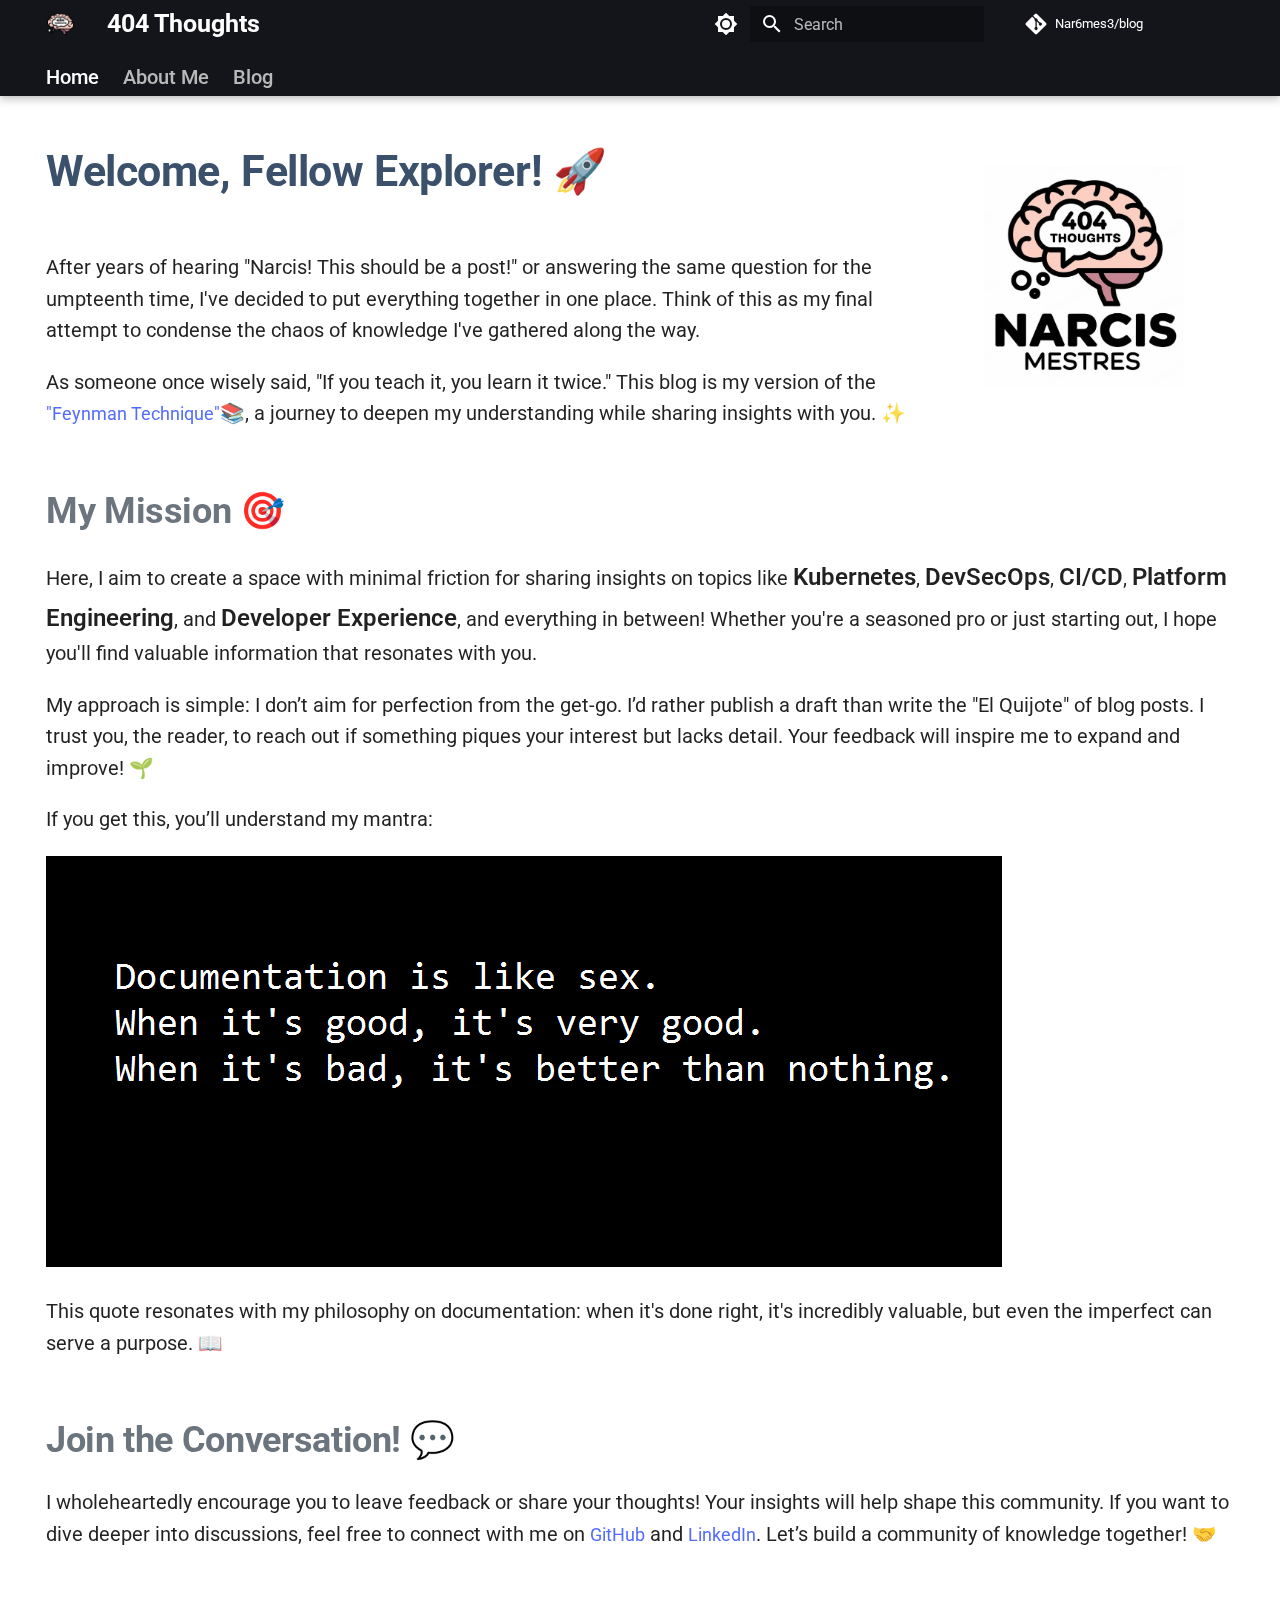
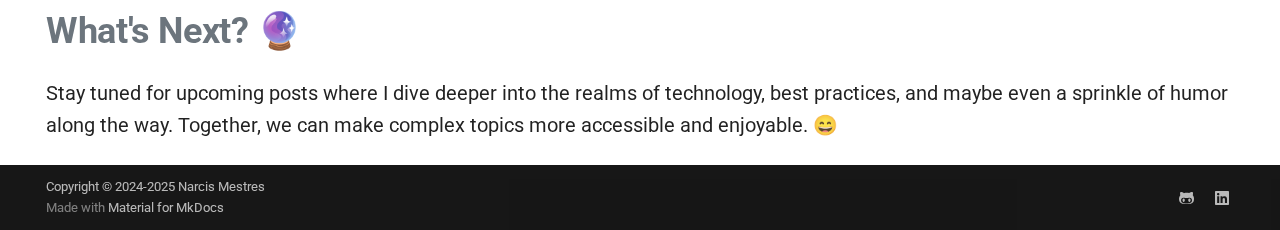
<file: index.html>
<!doctype html>
<html lang="en" class="no-js">
  <head>
    
      <meta charset="utf-8">
      <meta name="viewport" content="width=device-width,initial-scale=1">
      
        <meta name="description" content="Exploring Kubernetes, DevSecOps, CI/CD, and more! 🌟">
      
      
        <meta name="author" content="Nacis Mestres">
      
      
        <link rel="canonical" href="https://nar6mes3.github.io/blog/">
      
      
      
        <link rel="next" href="about/">
      
      
      <link rel="icon" href="assets/favicon.ico">
      <meta name="generator" content="mkdocs-1.6.1, mkdocs-material-9.5.42">
    
    
      
        <title>404 Thoughts</title>
      
    
    
      <link rel="stylesheet" href="assets/stylesheets/main.0253249f.min.css">
      
        
        <link rel="stylesheet" href="assets/stylesheets/palette.06af60db.min.css">
      
      


    
    
      
    
    
      
        
        
        <link rel="preconnect" href="https://fonts.gstatic.com" crossorigin>
        <link rel="stylesheet" href="https://fonts.googleapis.com/css?family=Roboto:300,300i,400,400i,700,700i%7CRoboto+Mono:400,400i,700,700i&display=fallback">
        <style>:root{--md-text-font:"Roboto";--md-code-font:"Roboto Mono"}</style>
      
    
    
      <link rel="stylesheet" href="css/custom.css">
    
    <script>__md_scope=new URL(".",location),__md_hash=e=>[...e].reduce(((e,_)=>(e<<5)-e+_.charCodeAt(0)),0),__md_get=(e,_=localStorage,t=__md_scope)=>JSON.parse(_.getItem(t.pathname+"."+e)),__md_set=(e,_,t=localStorage,a=__md_scope)=>{try{t.setItem(a.pathname+"."+e,JSON.stringify(_))}catch(e){}}</script>
    
      
  


    
    
      
        <meta  property="og:type"  content="website" >
      
        <meta  property="og:title"  content="404 Thoughts" >
      
        <meta  property="og:description"  content="Exploring Kubernetes, DevSecOps, CI/CD, and more! 🌟" >
      
        <meta  property="og:image"  content="https://nar6mes3.github.io/blog/assets/images/social/index.png" >
      
        <meta  property="og:image:type"  content="image/png" >
      
        <meta  property="og:image:width"  content="1200" >
      
        <meta  property="og:image:height"  content="630" >
      
        <meta  property="og:url"  content="https://nar6mes3.github.io/blog/" >
      
        <meta  name="twitter:card"  content="summary_large_image" >
      
        <meta  name="twitter:title"  content="404 Thoughts" >
      
        <meta  name="twitter:description"  content="Exploring Kubernetes, DevSecOps, CI/CD, and more! 🌟" >
      
        <meta  name="twitter:image"  content="https://nar6mes3.github.io/blog/assets/images/social/index.png" >
      
    
    
  </head>
  
  
    
    
      
    
    
    
    
    <body dir="ltr" data-md-color-scheme="default" data-md-color-primary="black" data-md-color-accent="indigo">
  
    
    <input class="md-toggle" data-md-toggle="drawer" type="checkbox" id="__drawer" autocomplete="off">
    <input class="md-toggle" data-md-toggle="search" type="checkbox" id="__search" autocomplete="off">
    <label class="md-overlay" for="__drawer"></label>
    <div data-md-component="skip">
      
        
        <a href="#welcome-fellow-explorer" class="md-skip">
          Skip to content
        </a>
      
    </div>
    <div data-md-component="announce">
      
    </div>
    
    
      

  

<header class="md-header md-header--shadow md-header--lifted" data-md-component="header">
  <nav class="md-header__inner md-grid" aria-label="Header">
    <a href="." title="404 Thoughts" class="md-header__button md-logo" aria-label="404 Thoughts" data-md-component="logo">
      
  <img src="assets/logo_brain_only-transparent.png" alt="logo">

    </a>
    <label class="md-header__button md-icon" for="__drawer">
      
      <svg xmlns="http://www.w3.org/2000/svg" viewBox="0 0 24 24"><path d="M3 6h18v2H3zm0 5h18v2H3zm0 5h18v2H3z"/></svg>
    </label>
    <div class="md-header__title" data-md-component="header-title">
      <div class="md-header__ellipsis">
        <div class="md-header__topic">
          <span class="md-ellipsis">
            404 Thoughts
          </span>
        </div>
        <div class="md-header__topic" data-md-component="header-topic">
          <span class="md-ellipsis">
            
              Home
            
          </span>
        </div>
      </div>
    </div>
    
      
        <form class="md-header__option" data-md-component="palette">
  
    
    
    
    <input class="md-option" data-md-color-media="(prefers-color-scheme: light)" data-md-color-scheme="default" data-md-color-primary="black" data-md-color-accent="indigo"  aria-label="Switch to dark mode"  type="radio" name="__palette" id="__palette_0">
    
      <label class="md-header__button md-icon" title="Switch to dark mode" for="__palette_1" hidden>
        <svg xmlns="http://www.w3.org/2000/svg" viewBox="0 0 24 24"><path d="M12 8a4 4 0 0 0-4 4 4 4 0 0 0 4 4 4 4 0 0 0 4-4 4 4 0 0 0-4-4m0 10a6 6 0 0 1-6-6 6 6 0 0 1 6-6 6 6 0 0 1 6 6 6 6 0 0 1-6 6m8-9.31V4h-4.69L12 .69 8.69 4H4v4.69L.69 12 4 15.31V20h4.69L12 23.31 15.31 20H20v-4.69L23.31 12z"/></svg>
      </label>
    
  
    
    
    
    <input class="md-option" data-md-color-media="(prefers-color-scheme: dark)" data-md-color-scheme="slate" data-md-color-primary="black" data-md-color-accent="silver"  aria-label="Switch to light mode"  type="radio" name="__palette" id="__palette_1">
    
      <label class="md-header__button md-icon" title="Switch to light mode" for="__palette_0" hidden>
        <svg xmlns="http://www.w3.org/2000/svg" viewBox="0 0 24 24"><path d="M12 18c-.89 0-1.74-.2-2.5-.55C11.56 16.5 13 14.42 13 12s-1.44-4.5-3.5-5.45C10.26 6.2 11.11 6 12 6a6 6 0 0 1 6 6 6 6 0 0 1-6 6m8-9.31V4h-4.69L12 .69 8.69 4H4v4.69L.69 12 4 15.31V20h4.69L12 23.31 15.31 20H20v-4.69L23.31 12z"/></svg>
      </label>
    
  
</form>
      
    
    
      <script>var palette=__md_get("__palette");if(palette&&palette.color){if("(prefers-color-scheme)"===palette.color.media){var media=matchMedia("(prefers-color-scheme: light)"),input=document.querySelector(media.matches?"[data-md-color-media='(prefers-color-scheme: light)']":"[data-md-color-media='(prefers-color-scheme: dark)']");palette.color.media=input.getAttribute("data-md-color-media"),palette.color.scheme=input.getAttribute("data-md-color-scheme"),palette.color.primary=input.getAttribute("data-md-color-primary"),palette.color.accent=input.getAttribute("data-md-color-accent")}for(var[key,value]of Object.entries(palette.color))document.body.setAttribute("data-md-color-"+key,value)}</script>
    
    
    
      <label class="md-header__button md-icon" for="__search">
        
        <svg xmlns="http://www.w3.org/2000/svg" viewBox="0 0 24 24"><path d="M9.5 3A6.5 6.5 0 0 1 16 9.5c0 1.61-.59 3.09-1.56 4.23l.27.27h.79l5 5-1.5 1.5-5-5v-.79l-.27-.27A6.52 6.52 0 0 1 9.5 16 6.5 6.5 0 0 1 3 9.5 6.5 6.5 0 0 1 9.5 3m0 2C7 5 5 7 5 9.5S7 14 9.5 14 14 12 14 9.5 12 5 9.5 5"/></svg>
      </label>
      <div class="md-search" data-md-component="search" role="dialog">
  <label class="md-search__overlay" for="__search"></label>
  <div class="md-search__inner" role="search">
    <form class="md-search__form" name="search">
      <input type="text" class="md-search__input" name="query" aria-label="Search" placeholder="Search" autocapitalize="off" autocorrect="off" autocomplete="off" spellcheck="false" data-md-component="search-query" required>
      <label class="md-search__icon md-icon" for="__search">
        
        <svg xmlns="http://www.w3.org/2000/svg" viewBox="0 0 24 24"><path d="M9.5 3A6.5 6.5 0 0 1 16 9.5c0 1.61-.59 3.09-1.56 4.23l.27.27h.79l5 5-1.5 1.5-5-5v-.79l-.27-.27A6.52 6.52 0 0 1 9.5 16 6.5 6.5 0 0 1 3 9.5 6.5 6.5 0 0 1 9.5 3m0 2C7 5 5 7 5 9.5S7 14 9.5 14 14 12 14 9.5 12 5 9.5 5"/></svg>
        
        <svg xmlns="http://www.w3.org/2000/svg" viewBox="0 0 24 24"><path d="M20 11v2H8l5.5 5.5-1.42 1.42L4.16 12l7.92-7.92L13.5 5.5 8 11z"/></svg>
      </label>
      <nav class="md-search__options" aria-label="Search">
        
          <a href="javascript:void(0)" class="md-search__icon md-icon" title="Share" aria-label="Share" data-clipboard data-clipboard-text="" data-md-component="search-share" tabindex="-1">
            
            <svg xmlns="http://www.w3.org/2000/svg" viewBox="0 0 24 24"><path d="M18 16.08c-.76 0-1.44.3-1.96.77L8.91 12.7c.05-.23.09-.46.09-.7s-.04-.47-.09-.7l7.05-4.11c.54.5 1.25.81 2.04.81a3 3 0 0 0 3-3 3 3 0 0 0-3-3 3 3 0 0 0-3 3c0 .24.04.47.09.7L8.04 9.81C7.5 9.31 6.79 9 6 9a3 3 0 0 0-3 3 3 3 0 0 0 3 3c.79 0 1.5-.31 2.04-.81l7.12 4.15c-.05.21-.08.43-.08.66 0 1.61 1.31 2.91 2.92 2.91s2.92-1.3 2.92-2.91A2.92 2.92 0 0 0 18 16.08"/></svg>
          </a>
        
        <button type="reset" class="md-search__icon md-icon" title="Clear" aria-label="Clear" tabindex="-1">
          
          <svg xmlns="http://www.w3.org/2000/svg" viewBox="0 0 24 24"><path d="M19 6.41 17.59 5 12 10.59 6.41 5 5 6.41 10.59 12 5 17.59 6.41 19 12 13.41 17.59 19 19 17.59 13.41 12z"/></svg>
        </button>
      </nav>
      
        <div class="md-search__suggest" data-md-component="search-suggest"></div>
      
    </form>
    <div class="md-search__output">
      <div class="md-search__scrollwrap" tabindex="0" data-md-scrollfix>
        <div class="md-search-result" data-md-component="search-result">
          <div class="md-search-result__meta">
            Initializing search
          </div>
          <ol class="md-search-result__list" role="presentation"></ol>
        </div>
      </div>
    </div>
  </div>
</div>
    
    
      <div class="md-header__source">
        <a href="https://github.com/nar6mes3/blog" title="Go to repository" class="md-source" data-md-component="source">
  <div class="md-source__icon md-icon">
    
    <svg xmlns="http://www.w3.org/2000/svg" viewBox="0 0 448 512"><!--! Font Awesome Free 6.6.0 by @fontawesome - https://fontawesome.com License - https://fontawesome.com/license/free (Icons: CC BY 4.0, Fonts: SIL OFL 1.1, Code: MIT License) Copyright 2024 Fonticons, Inc.--><path d="M439.55 236.05 244 40.45a28.87 28.87 0 0 0-40.81 0l-40.66 40.63 51.52 51.52c27.06-9.14 52.68 16.77 43.39 43.68l49.66 49.66c34.23-11.8 61.18 31 35.47 56.69-26.49 26.49-70.21-2.87-56-37.34L240.22 199v121.85c25.3 12.54 22.26 41.85 9.08 55a34.34 34.34 0 0 1-48.55 0c-17.57-17.6-11.07-46.91 11.25-56v-123c-20.8-8.51-24.6-30.74-18.64-45L142.57 101 8.45 235.14a28.86 28.86 0 0 0 0 40.81l195.61 195.6a28.86 28.86 0 0 0 40.8 0l194.69-194.69a28.86 28.86 0 0 0 0-40.81"/></svg>
  </div>
  <div class="md-source__repository">
    Nar6mes3/blog
  </div>
</a>
      </div>
    
  </nav>
  
    
      
<nav class="md-tabs" aria-label="Tabs" data-md-component="tabs">
  <div class="md-grid">
    <ul class="md-tabs__list">
      
        
  
  
    
  
  
    <li class="md-tabs__item md-tabs__item--active">
      <a href="." class="md-tabs__link">
        
  
    
  
  Home

      </a>
    </li>
  

      
        
  
  
  
    <li class="md-tabs__item">
      <a href="about/" class="md-tabs__link">
        
  
    
  
  About Me

      </a>
    </li>
  

      
        
  
  
  
    
    
      <li class="md-tabs__item">
        <a href="blog/" class="md-tabs__link">
          
  
  Blog

        </a>
      </li>
    
  

      
    </ul>
  </div>
</nav>
    
  
</header>
    
    <div class="md-container" data-md-component="container">
      
      
        
      
      <main class="md-main" data-md-component="main">
        <div class="md-main__inner md-grid">
          
            
              
                
              
              <div class="md-sidebar md-sidebar--primary" data-md-component="sidebar" data-md-type="navigation" hidden>
                <div class="md-sidebar__scrollwrap">
                  <div class="md-sidebar__inner">
                    


  


<nav class="md-nav md-nav--primary md-nav--lifted" aria-label="Navigation" data-md-level="0">
  <label class="md-nav__title" for="__drawer">
    <a href="." title="404 Thoughts" class="md-nav__button md-logo" aria-label="404 Thoughts" data-md-component="logo">
      
  <img src="assets/logo_brain_only-transparent.png" alt="logo">

    </a>
    404 Thoughts
  </label>
  
    <div class="md-nav__source">
      <a href="https://github.com/nar6mes3/blog" title="Go to repository" class="md-source" data-md-component="source">
  <div class="md-source__icon md-icon">
    
    <svg xmlns="http://www.w3.org/2000/svg" viewBox="0 0 448 512"><!--! Font Awesome Free 6.6.0 by @fontawesome - https://fontawesome.com License - https://fontawesome.com/license/free (Icons: CC BY 4.0, Fonts: SIL OFL 1.1, Code: MIT License) Copyright 2024 Fonticons, Inc.--><path d="M439.55 236.05 244 40.45a28.87 28.87 0 0 0-40.81 0l-40.66 40.63 51.52 51.52c27.06-9.14 52.68 16.77 43.39 43.68l49.66 49.66c34.23-11.8 61.18 31 35.47 56.69-26.49 26.49-70.21-2.87-56-37.34L240.22 199v121.85c25.3 12.54 22.26 41.85 9.08 55a34.34 34.34 0 0 1-48.55 0c-17.57-17.6-11.07-46.91 11.25-56v-123c-20.8-8.51-24.6-30.74-18.64-45L142.57 101 8.45 235.14a28.86 28.86 0 0 0 0 40.81l195.61 195.6a28.86 28.86 0 0 0 40.8 0l194.69-194.69a28.86 28.86 0 0 0 0-40.81"/></svg>
  </div>
  <div class="md-source__repository">
    Nar6mes3/blog
  </div>
</a>
    </div>
  
  <ul class="md-nav__list" data-md-scrollfix>
    
      
      
  
  
    
  
  
  
    <li class="md-nav__item md-nav__item--active">
      
      <input class="md-nav__toggle md-toggle" type="checkbox" id="__toc">
      
      
        
      
      
        <label class="md-nav__link md-nav__link--active" for="__toc">
          
  
  <span class="md-ellipsis">
    Home
  </span>
  

          <span class="md-nav__icon md-icon"></span>
        </label>
      
      <a href="." class="md-nav__link md-nav__link--active">
        
  
  <span class="md-ellipsis">
    Home
  </span>
  

      </a>
      
        

<nav class="md-nav md-nav--secondary" aria-label="Table of contents">
  
  
  
    
  
  
    <label class="md-nav__title" for="__toc">
      <span class="md-nav__icon md-icon"></span>
      Table of contents
    </label>
    <ul class="md-nav__list" data-md-component="toc" data-md-scrollfix>
      
        <li class="md-nav__item">
  <a href="#my-mission" class="md-nav__link">
    <span class="md-ellipsis">
      My Mission 🎯
    </span>
  </a>
  
</li>
      
        <li class="md-nav__item">
  <a href="#join-the-conversation" class="md-nav__link">
    <span class="md-ellipsis">
      Join the Conversation! 💬
    </span>
  </a>
  
</li>
      
        <li class="md-nav__item">
  <a href="#whats-next" class="md-nav__link">
    <span class="md-ellipsis">
      What's Next? 🔮
    </span>
  </a>
  
</li>
      
    </ul>
  
</nav>
      
    </li>
  

    
      
      
  
  
  
  
    <li class="md-nav__item">
      <a href="about/" class="md-nav__link">
        
  
  <span class="md-ellipsis">
    About Me
  </span>
  

      </a>
    </li>
  

    
      
      
  
  
  
  
    
    
    
      
      
    
    
    <li class="md-nav__item md-nav__item--nested">
      
        
        
          
        
        <input class="md-nav__toggle md-toggle md-toggle--indeterminate" type="checkbox" id="__nav_3" >
        
          
          <label class="md-nav__link" for="__nav_3" id="__nav_3_label" tabindex="0">
            
  
  <span class="md-ellipsis">
    Blog
  </span>
  

            <span class="md-nav__icon md-icon"></span>
          </label>
        
        <nav class="md-nav" data-md-level="1" aria-labelledby="__nav_3_label" aria-expanded="false">
          <label class="md-nav__title" for="__nav_3">
            <span class="md-nav__icon md-icon"></span>
            Blog
          </label>
          <ul class="md-nav__list" data-md-scrollfix>
            
              
                
  
  
  
    
  
  
    <li class="md-nav__item">
      <a href="blog/" class="md-nav__link">
        
  
  <span class="md-ellipsis">
    Blog
  </span>
  

      </a>
    </li>
  

              
            
              
                
  
  
  
  
    <li class="md-nav__item">
      <a href="tags/" class="md-nav__link">
        
  
  <span class="md-ellipsis">
    Tags
  </span>
  

      </a>
    </li>
  

              
            
              
                
  
  
  
  
    
    
    
      
      
    
    
    <li class="md-nav__item md-nav__item--nested">
      
        
        
          
        
        <input class="md-nav__toggle md-toggle md-toggle--indeterminate" type="checkbox" id="__nav_3_3" >
        
          
          <label class="md-nav__link" for="__nav_3_3" id="__nav_3_3_label" tabindex="0">
            
  
  <span class="md-ellipsis">
    Archive
  </span>
  

            <span class="md-nav__icon md-icon"></span>
          </label>
        
        <nav class="md-nav" data-md-level="2" aria-labelledby="__nav_3_3_label" aria-expanded="false">
          <label class="md-nav__title" for="__nav_3_3">
            <span class="md-nav__icon md-icon"></span>
            Archive
          </label>
          <ul class="md-nav__list" data-md-scrollfix>
            
              
                
  
  
  
    
  
  
    <li class="md-nav__item">
      <a href="blog/archive/2024/" class="md-nav__link">
        
  
  <span class="md-ellipsis">
    2024
  </span>
  

      </a>
    </li>
  

              
            
          </ul>
        </nav>
      
    </li>
  

              
            
              
                
  
  
  
  
    
    
    
      
      
    
    
    <li class="md-nav__item md-nav__item--nested">
      
        
        
          
        
        <input class="md-nav__toggle md-toggle md-toggle--indeterminate" type="checkbox" id="__nav_3_4" >
        
          
          <label class="md-nav__link" for="__nav_3_4" id="__nav_3_4_label" tabindex="0">
            
  
  <span class="md-ellipsis">
    Categories
  </span>
  

            <span class="md-nav__icon md-icon"></span>
          </label>
        
        <nav class="md-nav" data-md-level="2" aria-labelledby="__nav_3_4_label" aria-expanded="false">
          <label class="md-nav__title" for="__nav_3_4">
            <span class="md-nav__icon md-icon"></span>
            Categories
          </label>
          <ul class="md-nav__list" data-md-scrollfix>
            
              
                
  
  
  
    
  
  
    <li class="md-nav__item">
      <a href="blog/category/career-journey/" class="md-nav__link">
        
  
  <span class="md-ellipsis">
    Career Journey
  </span>
  

      </a>
    </li>
  

              
            
              
                
  
  
  
    
  
  
    <li class="md-nav__item">
      <a href="blog/category/devops-stories/" class="md-nav__link">
        
  
  <span class="md-ellipsis">
    DevOps Stories
  </span>
  

      </a>
    </li>
  

              
            
          </ul>
        </nav>
      
    </li>
  

              
            
          </ul>
        </nav>
      
    </li>
  

    
  </ul>
</nav>
                  </div>
                </div>
              </div>
            
            
              
                
              
              <div class="md-sidebar md-sidebar--secondary" data-md-component="sidebar" data-md-type="toc" hidden>
                <div class="md-sidebar__scrollwrap">
                  <div class="md-sidebar__inner">
                    

<nav class="md-nav md-nav--secondary" aria-label="Table of contents">
  
  
  
    
  
  
    <label class="md-nav__title" for="__toc">
      <span class="md-nav__icon md-icon"></span>
      Table of contents
    </label>
    <ul class="md-nav__list" data-md-component="toc" data-md-scrollfix>
      
        <li class="md-nav__item">
  <a href="#my-mission" class="md-nav__link">
    <span class="md-ellipsis">
      My Mission 🎯
    </span>
  </a>
  
</li>
      
        <li class="md-nav__item">
  <a href="#join-the-conversation" class="md-nav__link">
    <span class="md-ellipsis">
      Join the Conversation! 💬
    </span>
  </a>
  
</li>
      
        <li class="md-nav__item">
  <a href="#whats-next" class="md-nav__link">
    <span class="md-ellipsis">
      What's Next? 🔮
    </span>
  </a>
  
</li>
      
    </ul>
  
</nav>
                  </div>
                </div>
              </div>
            
          
          
            <div class="md-content" data-md-component="content">
              <article class="md-content__inner md-typeset">
                
                  

  
  


<p style="float: right; margin-right: 50px; margin-left: 50px;">
  <img src="assets/logo_brain_name2.png" alt="Narcis Mestres" style="width: 200px; height: auto;">
</p>

<h1 id="welcome-fellow-explorer">Welcome, Fellow Explorer! 🚀</h1>
<p>After years of hearing "Narcis! This should be a post!" or answering the same question for the umpteenth time, I've decided to put everything together in one place. Think of this as my final attempt to condense the chaos of knowledge I've gathered along the way.</p>
<p>As someone once wisely said, "If you teach it, you learn it twice." This blog is my version of the <a href="https://en.wikipedia.org/wiki/Feynman_Technique">"Feynman Technique"</a>📚, a journey to deepen my understanding while sharing insights with you. ✨</p>
<h2 id="my-mission">My Mission 🎯</h2>
<p>Here, I aim to create a space with minimal friction for sharing insights on topics like <strong>Kubernetes</strong>, <strong>DevSecOps</strong>, <strong>CI/CD</strong>, <strong>Platform Engineering</strong>, and <strong>Developer Experience</strong>, and everything in between! Whether you're a seasoned pro or just starting out, I hope you'll find valuable information that resonates with you.</p>
<p>My approach is simple: I don’t aim for perfection from the get-go. I’d rather publish a draft than write the "El Quijote" of blog posts. I trust you, the reader, to reach out if something piques your interest but lacks detail. Your feedback will inspire me to expand and improve! 🌱</p>
<p>If you get this, you’ll understand my mantra:</p>
<p><img alt="Documentation is Like Sex! when is good is really good, and when is bad is better than nothing" src="assets/images/docs_like_sex.png" /></p>
<p>This quote resonates with my philosophy on documentation: when it's done right, it's incredibly valuable, but even the imperfect can serve a purpose. 📖</p>
<h2 id="join-the-conversation">Join the Conversation! 💬</h2>
<p>I wholeheartedly encourage you to leave feedback or share your thoughts! Your insights will help shape this community. If you want to dive deeper into discussions, feel free to connect with me on <a href="https://github.com/nar6mes3">GitHub</a> and <a href="https://www.linkedin.com/in/narcis-mestres/">LinkedIn</a>. Let’s build a community of knowledge together! 🤝</p>
<h2 id="whats-next">What's Next? 🔮</h2>
<p>Stay tuned for upcoming posts where I dive deeper into the realms of technology, best practices, and maybe even a sprinkle of humor along the way. Together, we can make complex topics more accessible and enjoyable. 😄</p>







  
  



  


  


  <form class="md-feedback" name="feedback" hidden>
    <fieldset>
      <legend class="md-feedback__title">
        Was this page helpful?
      </legend>
      <div class="md-feedback__inner">
        <div class="md-feedback__list">
          
            <button class="md-feedback__icon md-icon" type="submit" title="This page was helpful" data-md-value="1">
              <svg xmlns="http://www.w3.org/2000/svg" viewBox="0 0 24 24"><path d="M5 9v12H1V9zm4 12a2 2 0 0 1-2-2V9c0-.55.22-1.05.59-1.41L14.17 1l1.06 1.06c.27.27.44.64.44 1.05l-.03.32L14.69 8H21a2 2 0 0 1 2 2v2c0 .26-.05.5-.14.73l-3.02 7.05C19.54 20.5 18.83 21 18 21zm0-2h9.03L21 12v-2h-8.79l1.13-5.32L9 9.03z"/></svg>
            </button>
          
            <button class="md-feedback__icon md-icon" type="submit" title="This page could be improved" data-md-value="0">
              <svg xmlns="http://www.w3.org/2000/svg" viewBox="0 0 24 24"><path d="M19 15V3h4v12zM15 3a2 2 0 0 1 2 2v10c0 .55-.22 1.05-.59 1.41L9.83 23l-1.06-1.06c-.27-.27-.44-.64-.44-1.06l.03-.31.95-4.57H3a2 2 0 0 1-2-2v-2c0-.26.05-.5.14-.73l3.02-7.05C4.46 3.5 5.17 3 6 3zm0 2H5.97L3 12v2h8.78l-1.13 5.32L15 14.97z"/></svg>
            </button>
          
        </div>
        <div class="md-feedback__note">
          
            <div data-md-value="1" hidden>
              
              
                
              
              Thanks for your feedback!
            </div>
          
            <div data-md-value="0" hidden>
              
              
                
              
              Thanks for your feedback! Help us improve this page by using our <a href="..." target="_blank" rel="noopener">feedback form</a>.
            </div>
          
        </div>
      </div>
    </fieldset>
  </form>


                
              </article>
            </div>
          
          
<script>var target=document.getElementById(location.hash.slice(1));target&&target.name&&(target.checked=target.name.startsWith("__tabbed_"))</script>
        </div>
        
          <button type="button" class="md-top md-icon" data-md-component="top" hidden>
  
  <svg xmlns="http://www.w3.org/2000/svg" viewBox="0 0 24 24"><path d="M13 20h-2V8l-5.5 5.5-1.42-1.42L12 4.16l7.92 7.92-1.42 1.42L13 8z"/></svg>
  Back to top
</button>
        
      </main>
      
        <footer class="md-footer">
  
  <div class="md-footer-meta md-typeset">
    <div class="md-footer-meta__inner md-grid">
      <div class="md-copyright">
  
    <div class="md-copyright__highlight">
      Copyright &copy; 2024-2025 Narcis Mestres
    </div>
  
  
    Made with
    <a href="https://squidfunk.github.io/mkdocs-material/" target="_blank" rel="noopener">
      Material for MkDocs
    </a>
  
</div>
      
        <div class="md-social">
  
    
    
    
    
      
      
    
    <a href="https://github.com/nar6mes3" target="_blank" rel="noopener" title="github.com" class="md-social__link">
      <svg xmlns="http://www.w3.org/2000/svg" viewBox="0 0 480 512"><!--! Font Awesome Free 6.6.0 by @fontawesome - https://fontawesome.com License - https://fontawesome.com/license/free (Icons: CC BY 4.0, Fonts: SIL OFL 1.1, Code: MIT License) Copyright 2024 Fonticons, Inc.--><path d="M186.1 328.7c0 20.9-10.9 55.1-36.7 55.1s-36.7-34.2-36.7-55.1 10.9-55.1 36.7-55.1 36.7 34.2 36.7 55.1M480 278.2c0 31.9-3.2 65.7-17.5 95-37.9 76.6-142.1 74.8-216.7 74.8-75.8 0-186.2 2.7-225.6-74.8-14.6-29-20.2-63.1-20.2-95 0-41.9 13.9-81.5 41.5-113.6-5.2-15.8-7.7-32.4-7.7-48.8 0-21.5 4.9-32.3 14.6-51.8 45.3 0 74.3 9 108.8 36 29-6.9 58.8-10 88.7-10 27 0 54.2 2.9 80.4 9.2 34-26.7 63-35.2 107.8-35.2 9.8 19.5 14.6 30.3 14.6 51.8 0 16.4-2.6 32.7-7.7 48.2 27.5 32.4 39 72.3 39 114.2m-64.3 50.5c0-43.9-26.7-82.6-73.5-82.6-18.9 0-37 3.4-56 6-14.9 2.3-29.8 3.2-45.1 3.2-15.2 0-30.1-.9-45.1-3.2-18.7-2.6-37-6-56-6-46.8 0-73.5 38.7-73.5 82.6 0 87.8 80.4 101.3 150.4 101.3h48.2c70.3 0 150.6-13.4 150.6-101.3m-82.6-55.1c-25.8 0-36.7 34.2-36.7 55.1s10.9 55.1 36.7 55.1 36.7-34.2 36.7-55.1-10.9-55.1-36.7-55.1"/></svg>
    </a>
  
    
    
    
    
      
      
    
    <a href="https://www.linkedin.com/in/narcis-mestres/" target="_blank" rel="noopener" title="www.linkedin.com" class="md-social__link">
      <svg xmlns="http://www.w3.org/2000/svg" viewBox="0 0 448 512"><!--! Font Awesome Free 6.6.0 by @fontawesome - https://fontawesome.com License - https://fontawesome.com/license/free (Icons: CC BY 4.0, Fonts: SIL OFL 1.1, Code: MIT License) Copyright 2024 Fonticons, Inc.--><path d="M416 32H31.9C14.3 32 0 46.5 0 64.3v383.4C0 465.5 14.3 480 31.9 480H416c17.6 0 32-14.5 32-32.3V64.3c0-17.8-14.4-32.3-32-32.3M135.4 416H69V202.2h66.5V416zm-33.2-243c-21.3 0-38.5-17.3-38.5-38.5S80.9 96 102.2 96c21.2 0 38.5 17.3 38.5 38.5 0 21.3-17.2 38.5-38.5 38.5m282.1 243h-66.4V312c0-24.8-.5-56.7-34.5-56.7-34.6 0-39.9 27-39.9 54.9V416h-66.4V202.2h63.7v29.2h.9c8.9-16.8 30.6-34.5 62.9-34.5 67.2 0 79.7 44.3 79.7 101.9z"/></svg>
    </a>
  
</div>
      
    </div>
  </div>
</footer>
      
    </div>
    <div class="md-dialog" data-md-component="dialog">
      <div class="md-dialog__inner md-typeset"></div>
    </div>
    
      <div class="md-progress" data-md-component="progress" role="progressbar"></div>
    
    
    <script id="__config" type="application/json">{"base": ".", "features": ["navigation.instant", "navigation.instant.progress", "navigation.instant.preview", "navigation.tracking", "navigation.tabs", "navigation.tabs.sticky", "navigation.section", "navigation.expand", "navigation.top", "search.highlight", "search.share", "search.suggest", "content.code.copy", "content.code.annotate", "content.code.select", "tags"], "search": "assets/javascripts/workers/search.6ce7567c.min.js", "tags": {"enabled": true, "tags": true}, "translations": {"clipboard.copied": "Copied to clipboard", "clipboard.copy": "Copy to clipboard", "search.result.more.one": "1 more on this page", "search.result.more.other": "# more on this page", "search.result.none": "No matching documents", "search.result.one": "1 matching document", "search.result.other": "# matching documents", "search.result.placeholder": "Type to start searching", "search.result.term.missing": "Missing", "select.version": "Select version"}}</script>
    
    
      <script src="assets/javascripts/bundle.83f73b43.min.js"></script>
      
    
  </body>
</html>
</file>
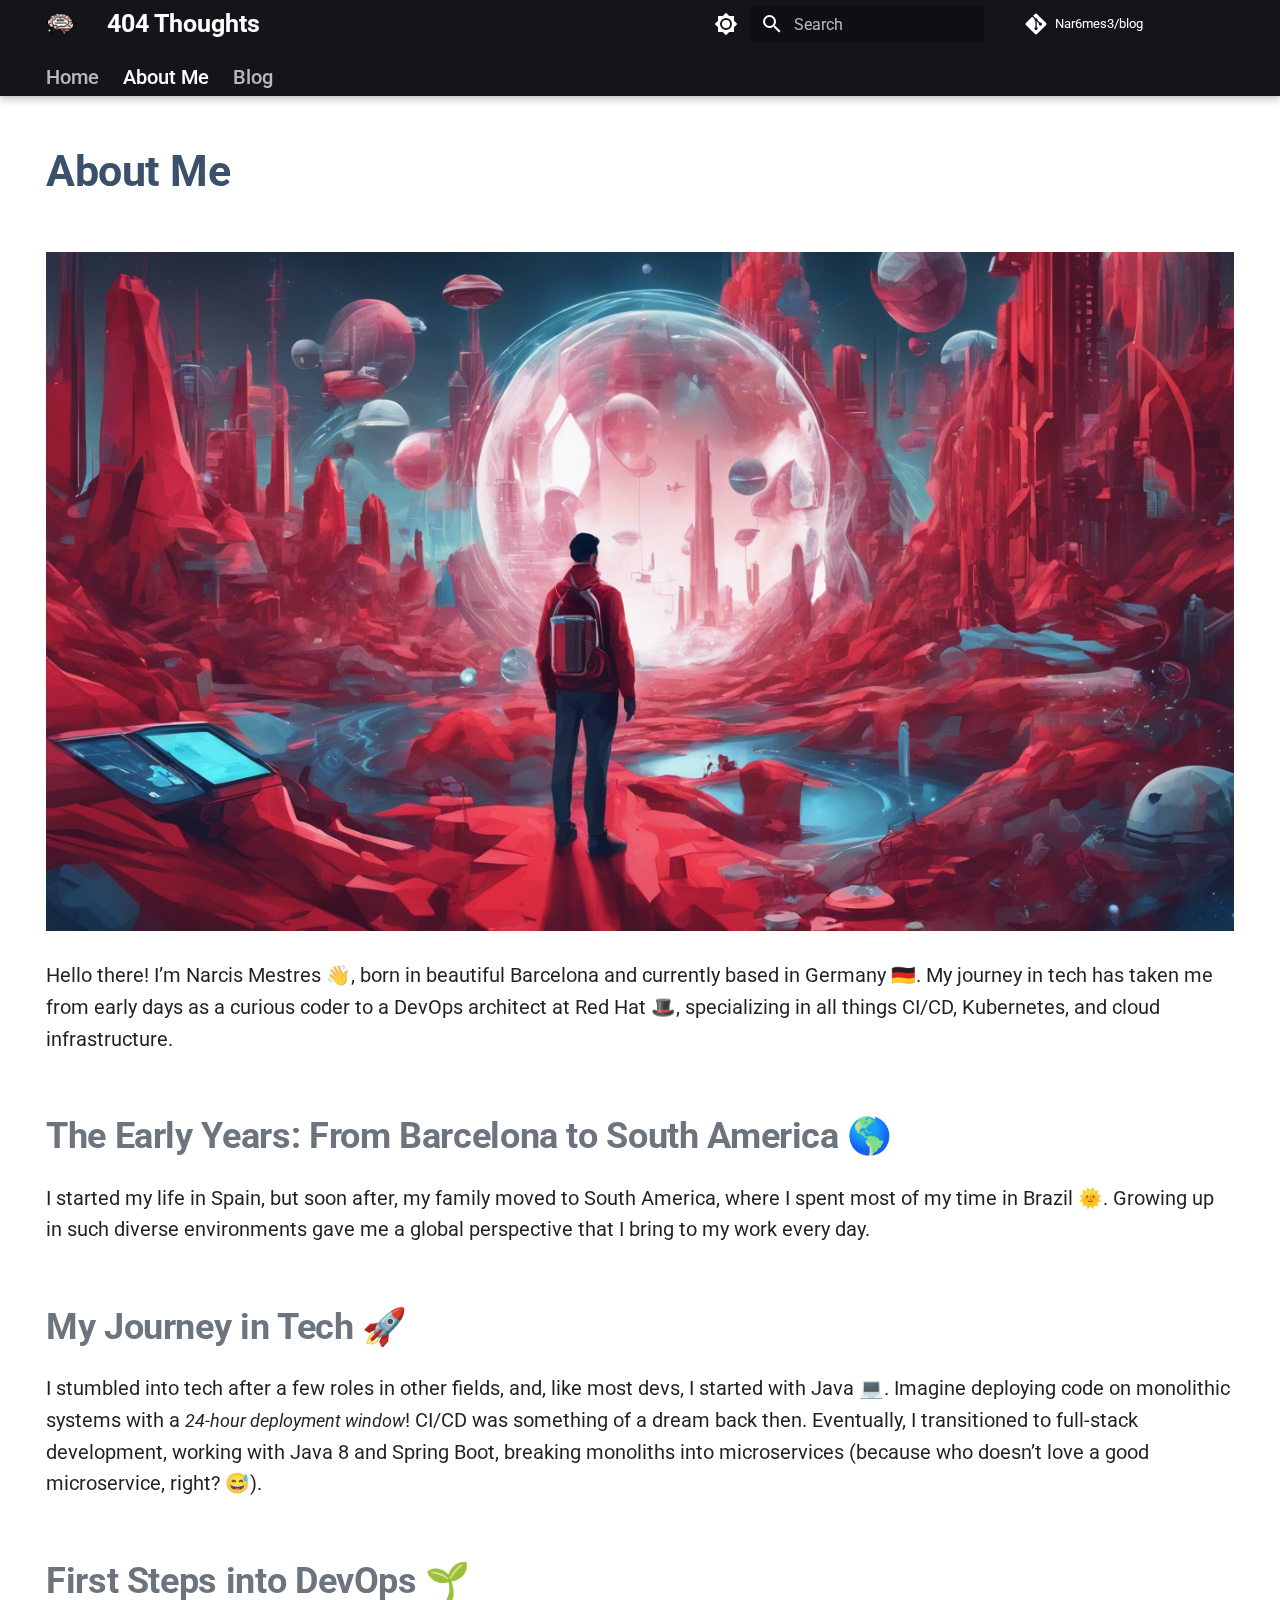
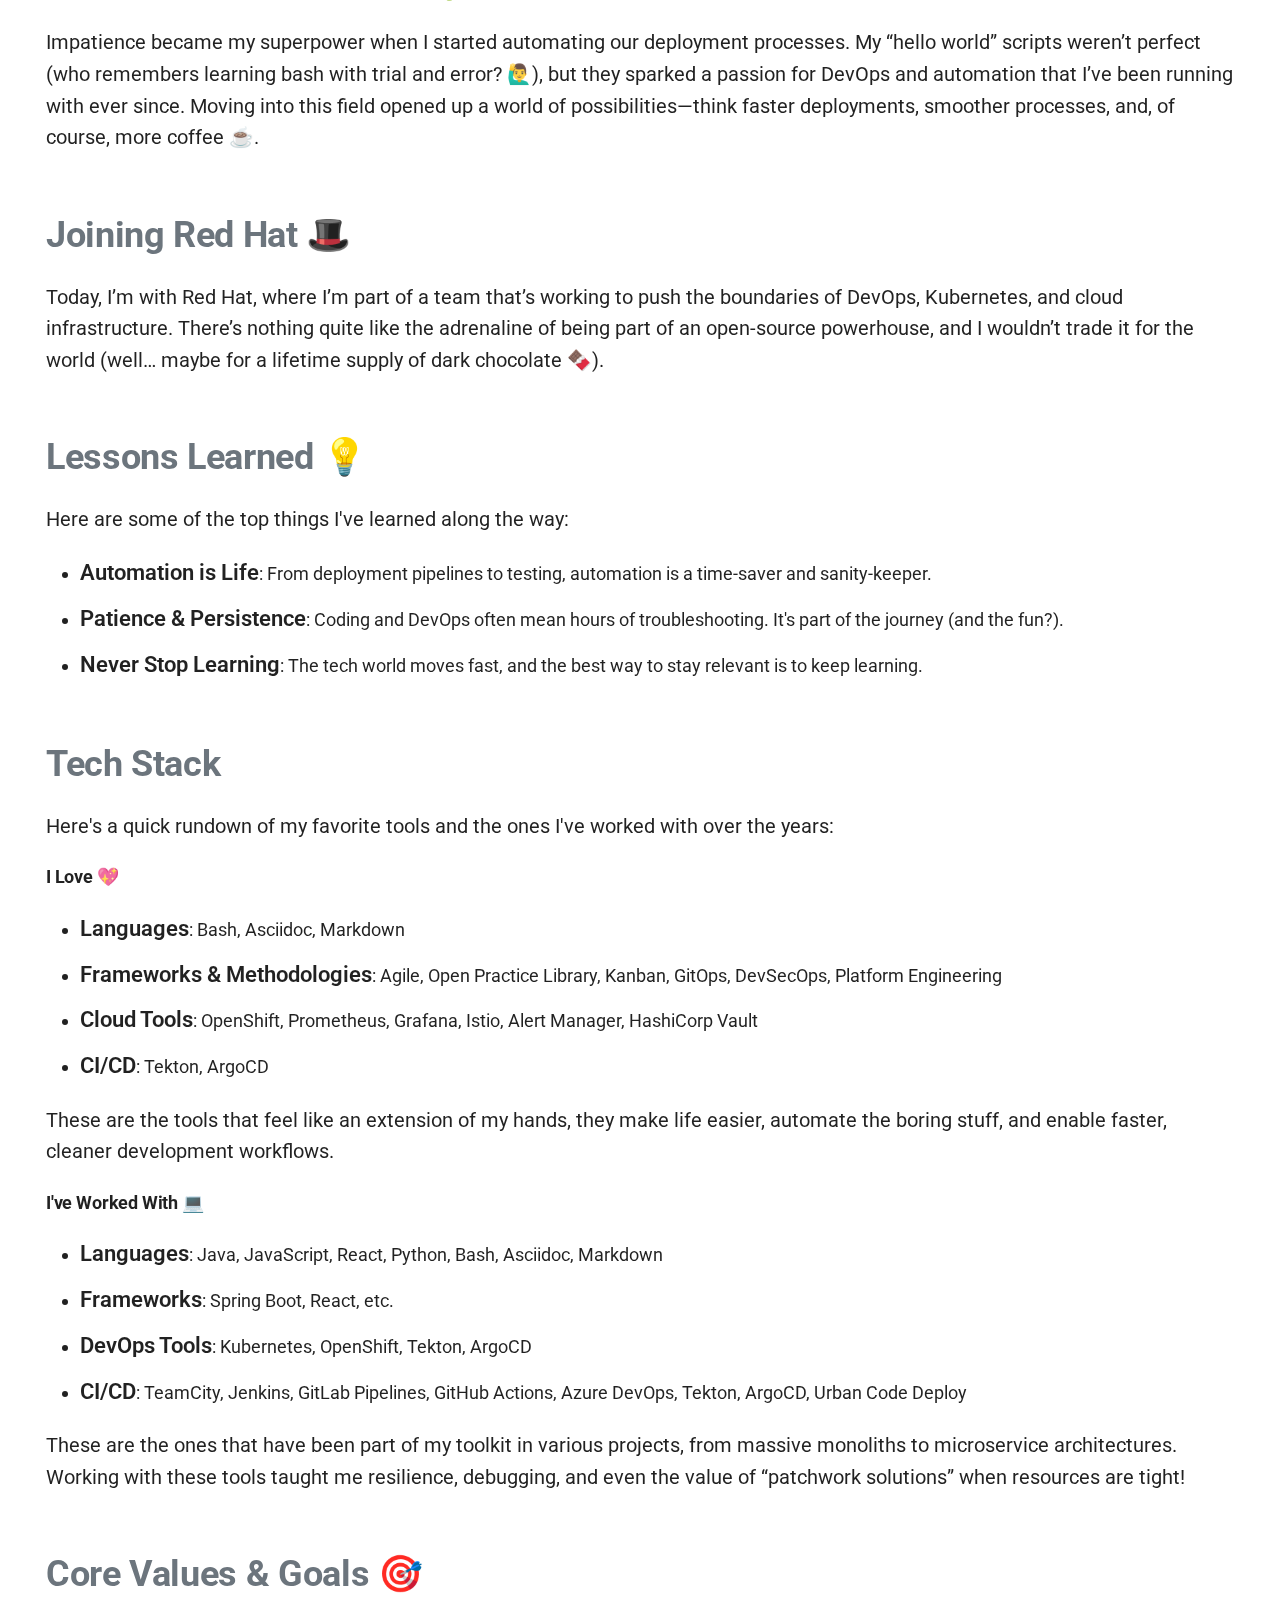
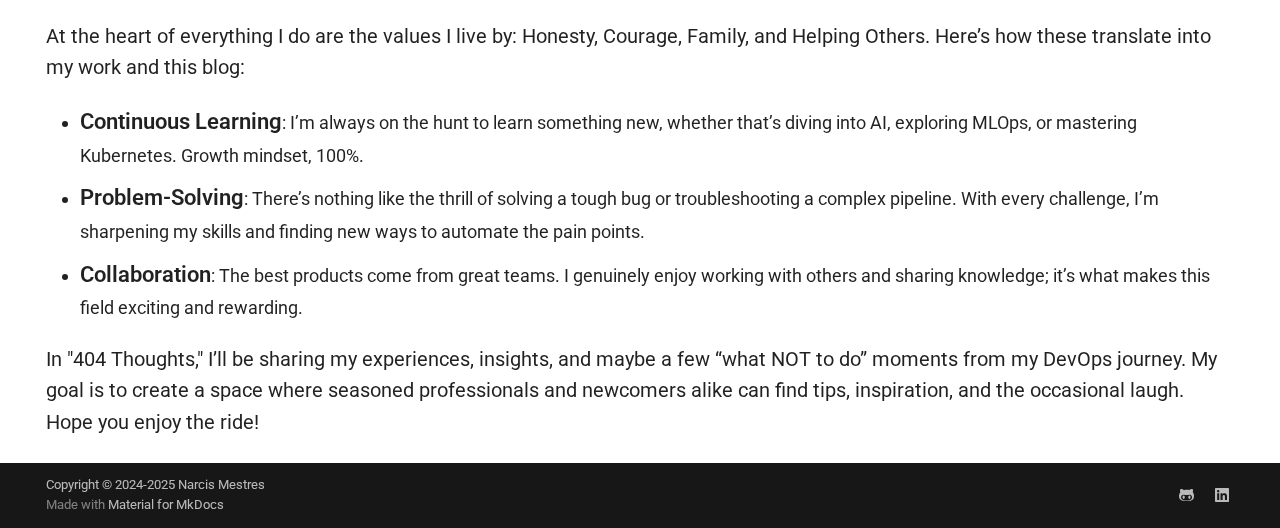
<file: about/index.html>
<!doctype html>
<html lang="en" class="no-js">
  <head>
    
      <meta charset="utf-8">
      <meta name="viewport" content="width=device-width,initial-scale=1">
      
        <meta name="description" content="Exploring Kubernetes, DevSecOps, CI/CD, and more!">
      
      
        <meta name="author" content="Nacis Mestres">
      
      
        <link rel="canonical" href="https://nar6mes3.github.io/blog/about/">
      
      
        <link rel="prev" href="..">
      
      
        <link rel="next" href="../blog/">
      
      
      <link rel="icon" href="../assets/favicon.ico">
      <meta name="generator" content="mkdocs-1.6.1, mkdocs-material-9.5.42">
    
    
      
        <title>Narcis Mestres - 404 Thoughts</title>
      
    
    
      <link rel="stylesheet" href="../assets/stylesheets/main.0253249f.min.css">
      
        
        <link rel="stylesheet" href="../assets/stylesheets/palette.06af60db.min.css">
      
      


    
    
      
    
    
      
        
        
        <link rel="preconnect" href="https://fonts.gstatic.com" crossorigin>
        <link rel="stylesheet" href="https://fonts.googleapis.com/css?family=Roboto:300,300i,400,400i,700,700i%7CRoboto+Mono:400,400i,700,700i&display=fallback">
        <style>:root{--md-text-font:"Roboto";--md-code-font:"Roboto Mono"}</style>
      
    
    
      <link rel="stylesheet" href="../css/custom.css">
    
    <script>__md_scope=new URL("..",location),__md_hash=e=>[...e].reduce(((e,_)=>(e<<5)-e+_.charCodeAt(0)),0),__md_get=(e,_=localStorage,t=__md_scope)=>JSON.parse(_.getItem(t.pathname+"."+e)),__md_set=(e,_,t=localStorage,a=__md_scope)=>{try{t.setItem(a.pathname+"."+e,JSON.stringify(_))}catch(e){}}</script>
    
      
  


    
    
      
        <meta  property="og:type"  content="website" >
      
        <meta  property="og:title"  content="Narcis Mestres - 404 Thoughts" >
      
        <meta  property="og:description"  content="Exploring Kubernetes, DevSecOps, CI/CD, and more!" >
      
        <meta  property="og:image"  content="https://nar6mes3.github.io/blog/assets/images/social/about.png" >
      
        <meta  property="og:image:type"  content="image/png" >
      
        <meta  property="og:image:width"  content="1200" >
      
        <meta  property="og:image:height"  content="630" >
      
        <meta  property="og:url"  content="https://nar6mes3.github.io/blog/about/" >
      
        <meta  name="twitter:card"  content="summary_large_image" >
      
        <meta  name="twitter:title"  content="Narcis Mestres - 404 Thoughts" >
      
        <meta  name="twitter:description"  content="Exploring Kubernetes, DevSecOps, CI/CD, and more!" >
      
        <meta  name="twitter:image"  content="https://nar6mes3.github.io/blog/assets/images/social/about.png" >
      
    
    
  </head>
  
  
    
    
      
    
    
    
    
    <body dir="ltr" data-md-color-scheme="default" data-md-color-primary="black" data-md-color-accent="indigo">
  
    
    <input class="md-toggle" data-md-toggle="drawer" type="checkbox" id="__drawer" autocomplete="off">
    <input class="md-toggle" data-md-toggle="search" type="checkbox" id="__search" autocomplete="off">
    <label class="md-overlay" for="__drawer"></label>
    <div data-md-component="skip">
      
        
        <a href="#about-me" class="md-skip">
          Skip to content
        </a>
      
    </div>
    <div data-md-component="announce">
      
    </div>
    
    
      

  

<header class="md-header md-header--shadow md-header--lifted" data-md-component="header">
  <nav class="md-header__inner md-grid" aria-label="Header">
    <a href=".." title="404 Thoughts" class="md-header__button md-logo" aria-label="404 Thoughts" data-md-component="logo">
      
  <img src="../assets/logo_brain_only-transparent.png" alt="logo">

    </a>
    <label class="md-header__button md-icon" for="__drawer">
      
      <svg xmlns="http://www.w3.org/2000/svg" viewBox="0 0 24 24"><path d="M3 6h18v2H3zm0 5h18v2H3zm0 5h18v2H3z"/></svg>
    </label>
    <div class="md-header__title" data-md-component="header-title">
      <div class="md-header__ellipsis">
        <div class="md-header__topic">
          <span class="md-ellipsis">
            404 Thoughts
          </span>
        </div>
        <div class="md-header__topic" data-md-component="header-topic">
          <span class="md-ellipsis">
            
              Narcis Mestres
            
          </span>
        </div>
      </div>
    </div>
    
      
        <form class="md-header__option" data-md-component="palette">
  
    
    
    
    <input class="md-option" data-md-color-media="(prefers-color-scheme: light)" data-md-color-scheme="default" data-md-color-primary="black" data-md-color-accent="indigo"  aria-label="Switch to dark mode"  type="radio" name="__palette" id="__palette_0">
    
      <label class="md-header__button md-icon" title="Switch to dark mode" for="__palette_1" hidden>
        <svg xmlns="http://www.w3.org/2000/svg" viewBox="0 0 24 24"><path d="M12 8a4 4 0 0 0-4 4 4 4 0 0 0 4 4 4 4 0 0 0 4-4 4 4 0 0 0-4-4m0 10a6 6 0 0 1-6-6 6 6 0 0 1 6-6 6 6 0 0 1 6 6 6 6 0 0 1-6 6m8-9.31V4h-4.69L12 .69 8.69 4H4v4.69L.69 12 4 15.31V20h4.69L12 23.31 15.31 20H20v-4.69L23.31 12z"/></svg>
      </label>
    
  
    
    
    
    <input class="md-option" data-md-color-media="(prefers-color-scheme: dark)" data-md-color-scheme="slate" data-md-color-primary="black" data-md-color-accent="silver"  aria-label="Switch to light mode"  type="radio" name="__palette" id="__palette_1">
    
      <label class="md-header__button md-icon" title="Switch to light mode" for="__palette_0" hidden>
        <svg xmlns="http://www.w3.org/2000/svg" viewBox="0 0 24 24"><path d="M12 18c-.89 0-1.74-.2-2.5-.55C11.56 16.5 13 14.42 13 12s-1.44-4.5-3.5-5.45C10.26 6.2 11.11 6 12 6a6 6 0 0 1 6 6 6 6 0 0 1-6 6m8-9.31V4h-4.69L12 .69 8.69 4H4v4.69L.69 12 4 15.31V20h4.69L12 23.31 15.31 20H20v-4.69L23.31 12z"/></svg>
      </label>
    
  
</form>
      
    
    
      <script>var palette=__md_get("__palette");if(palette&&palette.color){if("(prefers-color-scheme)"===palette.color.media){var media=matchMedia("(prefers-color-scheme: light)"),input=document.querySelector(media.matches?"[data-md-color-media='(prefers-color-scheme: light)']":"[data-md-color-media='(prefers-color-scheme: dark)']");palette.color.media=input.getAttribute("data-md-color-media"),palette.color.scheme=input.getAttribute("data-md-color-scheme"),palette.color.primary=input.getAttribute("data-md-color-primary"),palette.color.accent=input.getAttribute("data-md-color-accent")}for(var[key,value]of Object.entries(palette.color))document.body.setAttribute("data-md-color-"+key,value)}</script>
    
    
    
      <label class="md-header__button md-icon" for="__search">
        
        <svg xmlns="http://www.w3.org/2000/svg" viewBox="0 0 24 24"><path d="M9.5 3A6.5 6.5 0 0 1 16 9.5c0 1.61-.59 3.09-1.56 4.23l.27.27h.79l5 5-1.5 1.5-5-5v-.79l-.27-.27A6.52 6.52 0 0 1 9.5 16 6.5 6.5 0 0 1 3 9.5 6.5 6.5 0 0 1 9.5 3m0 2C7 5 5 7 5 9.5S7 14 9.5 14 14 12 14 9.5 12 5 9.5 5"/></svg>
      </label>
      <div class="md-search" data-md-component="search" role="dialog">
  <label class="md-search__overlay" for="__search"></label>
  <div class="md-search__inner" role="search">
    <form class="md-search__form" name="search">
      <input type="text" class="md-search__input" name="query" aria-label="Search" placeholder="Search" autocapitalize="off" autocorrect="off" autocomplete="off" spellcheck="false" data-md-component="search-query" required>
      <label class="md-search__icon md-icon" for="__search">
        
        <svg xmlns="http://www.w3.org/2000/svg" viewBox="0 0 24 24"><path d="M9.5 3A6.5 6.5 0 0 1 16 9.5c0 1.61-.59 3.09-1.56 4.23l.27.27h.79l5 5-1.5 1.5-5-5v-.79l-.27-.27A6.52 6.52 0 0 1 9.5 16 6.5 6.5 0 0 1 3 9.5 6.5 6.5 0 0 1 9.5 3m0 2C7 5 5 7 5 9.5S7 14 9.5 14 14 12 14 9.5 12 5 9.5 5"/></svg>
        
        <svg xmlns="http://www.w3.org/2000/svg" viewBox="0 0 24 24"><path d="M20 11v2H8l5.5 5.5-1.42 1.42L4.16 12l7.92-7.92L13.5 5.5 8 11z"/></svg>
      </label>
      <nav class="md-search__options" aria-label="Search">
        
          <a href="javascript:void(0)" class="md-search__icon md-icon" title="Share" aria-label="Share" data-clipboard data-clipboard-text="" data-md-component="search-share" tabindex="-1">
            
            <svg xmlns="http://www.w3.org/2000/svg" viewBox="0 0 24 24"><path d="M18 16.08c-.76 0-1.44.3-1.96.77L8.91 12.7c.05-.23.09-.46.09-.7s-.04-.47-.09-.7l7.05-4.11c.54.5 1.25.81 2.04.81a3 3 0 0 0 3-3 3 3 0 0 0-3-3 3 3 0 0 0-3 3c0 .24.04.47.09.7L8.04 9.81C7.5 9.31 6.79 9 6 9a3 3 0 0 0-3 3 3 3 0 0 0 3 3c.79 0 1.5-.31 2.04-.81l7.12 4.15c-.05.21-.08.43-.08.66 0 1.61 1.31 2.91 2.92 2.91s2.92-1.3 2.92-2.91A2.92 2.92 0 0 0 18 16.08"/></svg>
          </a>
        
        <button type="reset" class="md-search__icon md-icon" title="Clear" aria-label="Clear" tabindex="-1">
          
          <svg xmlns="http://www.w3.org/2000/svg" viewBox="0 0 24 24"><path d="M19 6.41 17.59 5 12 10.59 6.41 5 5 6.41 10.59 12 5 17.59 6.41 19 12 13.41 17.59 19 19 17.59 13.41 12z"/></svg>
        </button>
      </nav>
      
        <div class="md-search__suggest" data-md-component="search-suggest"></div>
      
    </form>
    <div class="md-search__output">
      <div class="md-search__scrollwrap" tabindex="0" data-md-scrollfix>
        <div class="md-search-result" data-md-component="search-result">
          <div class="md-search-result__meta">
            Initializing search
          </div>
          <ol class="md-search-result__list" role="presentation"></ol>
        </div>
      </div>
    </div>
  </div>
</div>
    
    
      <div class="md-header__source">
        <a href="https://github.com/nar6mes3/blog" title="Go to repository" class="md-source" data-md-component="source">
  <div class="md-source__icon md-icon">
    
    <svg xmlns="http://www.w3.org/2000/svg" viewBox="0 0 448 512"><!--! Font Awesome Free 6.6.0 by @fontawesome - https://fontawesome.com License - https://fontawesome.com/license/free (Icons: CC BY 4.0, Fonts: SIL OFL 1.1, Code: MIT License) Copyright 2024 Fonticons, Inc.--><path d="M439.55 236.05 244 40.45a28.87 28.87 0 0 0-40.81 0l-40.66 40.63 51.52 51.52c27.06-9.14 52.68 16.77 43.39 43.68l49.66 49.66c34.23-11.8 61.18 31 35.47 56.69-26.49 26.49-70.21-2.87-56-37.34L240.22 199v121.85c25.3 12.54 22.26 41.85 9.08 55a34.34 34.34 0 0 1-48.55 0c-17.57-17.6-11.07-46.91 11.25-56v-123c-20.8-8.51-24.6-30.74-18.64-45L142.57 101 8.45 235.14a28.86 28.86 0 0 0 0 40.81l195.61 195.6a28.86 28.86 0 0 0 40.8 0l194.69-194.69a28.86 28.86 0 0 0 0-40.81"/></svg>
  </div>
  <div class="md-source__repository">
    Nar6mes3/blog
  </div>
</a>
      </div>
    
  </nav>
  
    
      
<nav class="md-tabs" aria-label="Tabs" data-md-component="tabs">
  <div class="md-grid">
    <ul class="md-tabs__list">
      
        
  
  
  
    <li class="md-tabs__item">
      <a href=".." class="md-tabs__link">
        
  
    
  
  Home

      </a>
    </li>
  

      
        
  
  
    
  
  
    <li class="md-tabs__item md-tabs__item--active">
      <a href="./" class="md-tabs__link">
        
  
    
  
  About Me

      </a>
    </li>
  

      
        
  
  
  
    
    
      <li class="md-tabs__item">
        <a href="../blog/" class="md-tabs__link">
          
  
  Blog

        </a>
      </li>
    
  

      
    </ul>
  </div>
</nav>
    
  
</header>
    
    <div class="md-container" data-md-component="container">
      
      
        
      
      <main class="md-main" data-md-component="main">
        <div class="md-main__inner md-grid">
          
            
              
                
              
              <div class="md-sidebar md-sidebar--primary" data-md-component="sidebar" data-md-type="navigation" hidden>
                <div class="md-sidebar__scrollwrap">
                  <div class="md-sidebar__inner">
                    


  


<nav class="md-nav md-nav--primary md-nav--lifted" aria-label="Navigation" data-md-level="0">
  <label class="md-nav__title" for="__drawer">
    <a href=".." title="404 Thoughts" class="md-nav__button md-logo" aria-label="404 Thoughts" data-md-component="logo">
      
  <img src="../assets/logo_brain_only-transparent.png" alt="logo">

    </a>
    404 Thoughts
  </label>
  
    <div class="md-nav__source">
      <a href="https://github.com/nar6mes3/blog" title="Go to repository" class="md-source" data-md-component="source">
  <div class="md-source__icon md-icon">
    
    <svg xmlns="http://www.w3.org/2000/svg" viewBox="0 0 448 512"><!--! Font Awesome Free 6.6.0 by @fontawesome - https://fontawesome.com License - https://fontawesome.com/license/free (Icons: CC BY 4.0, Fonts: SIL OFL 1.1, Code: MIT License) Copyright 2024 Fonticons, Inc.--><path d="M439.55 236.05 244 40.45a28.87 28.87 0 0 0-40.81 0l-40.66 40.63 51.52 51.52c27.06-9.14 52.68 16.77 43.39 43.68l49.66 49.66c34.23-11.8 61.18 31 35.47 56.69-26.49 26.49-70.21-2.87-56-37.34L240.22 199v121.85c25.3 12.54 22.26 41.85 9.08 55a34.34 34.34 0 0 1-48.55 0c-17.57-17.6-11.07-46.91 11.25-56v-123c-20.8-8.51-24.6-30.74-18.64-45L142.57 101 8.45 235.14a28.86 28.86 0 0 0 0 40.81l195.61 195.6a28.86 28.86 0 0 0 40.8 0l194.69-194.69a28.86 28.86 0 0 0 0-40.81"/></svg>
  </div>
  <div class="md-source__repository">
    Nar6mes3/blog
  </div>
</a>
    </div>
  
  <ul class="md-nav__list" data-md-scrollfix>
    
      
      
  
  
  
  
    <li class="md-nav__item">
      <a href=".." class="md-nav__link">
        
  
  <span class="md-ellipsis">
    Home
  </span>
  

      </a>
    </li>
  

    
      
      
  
  
    
  
  
  
    <li class="md-nav__item md-nav__item--active">
      
      <input class="md-nav__toggle md-toggle" type="checkbox" id="__toc">
      
      
        
      
      
        <label class="md-nav__link md-nav__link--active" for="__toc">
          
  
  <span class="md-ellipsis">
    About Me
  </span>
  

          <span class="md-nav__icon md-icon"></span>
        </label>
      
      <a href="./" class="md-nav__link md-nav__link--active">
        
  
  <span class="md-ellipsis">
    About Me
  </span>
  

      </a>
      
        

<nav class="md-nav md-nav--secondary" aria-label="Table of contents">
  
  
  
    
  
  
    <label class="md-nav__title" for="__toc">
      <span class="md-nav__icon md-icon"></span>
      Table of contents
    </label>
    <ul class="md-nav__list" data-md-component="toc" data-md-scrollfix>
      
        <li class="md-nav__item">
  <a href="#the-early-years-from-barcelona-to-south-america" class="md-nav__link">
    <span class="md-ellipsis">
      The Early Years: From Barcelona to South America 🌎
    </span>
  </a>
  
</li>
      
        <li class="md-nav__item">
  <a href="#my-journey-in-tech" class="md-nav__link">
    <span class="md-ellipsis">
      My Journey in Tech 🚀
    </span>
  </a>
  
</li>
      
        <li class="md-nav__item">
  <a href="#first-steps-into-devops" class="md-nav__link">
    <span class="md-ellipsis">
      First Steps into DevOps 🌱
    </span>
  </a>
  
</li>
      
        <li class="md-nav__item">
  <a href="#joining-red-hat" class="md-nav__link">
    <span class="md-ellipsis">
      Joining Red Hat 🎩
    </span>
  </a>
  
</li>
      
        <li class="md-nav__item">
  <a href="#lessons-learned" class="md-nav__link">
    <span class="md-ellipsis">
      Lessons Learned 💡
    </span>
  </a>
  
</li>
      
        <li class="md-nav__item">
  <a href="#tech-stack" class="md-nav__link">
    <span class="md-ellipsis">
      Tech Stack
    </span>
  </a>
  
    <nav class="md-nav" aria-label="Tech Stack">
      <ul class="md-nav__list">
        
          <li class="md-nav__item">
  <a href="#i-love" class="md-nav__link">
    <span class="md-ellipsis">
      I Love 💖
    </span>
  </a>
  
</li>
        
          <li class="md-nav__item">
  <a href="#ive-worked-with" class="md-nav__link">
    <span class="md-ellipsis">
      I've Worked With 💻
    </span>
  </a>
  
</li>
        
      </ul>
    </nav>
  
</li>
      
        <li class="md-nav__item">
  <a href="#core-values-goals" class="md-nav__link">
    <span class="md-ellipsis">
      Core Values &amp; Goals 🎯
    </span>
  </a>
  
</li>
      
    </ul>
  
</nav>
      
    </li>
  

    
      
      
  
  
  
  
    
    
    
      
      
    
    
    <li class="md-nav__item md-nav__item--nested">
      
        
        
          
        
        <input class="md-nav__toggle md-toggle md-toggle--indeterminate" type="checkbox" id="__nav_3" >
        
          
          <label class="md-nav__link" for="__nav_3" id="__nav_3_label" tabindex="0">
            
  
  <span class="md-ellipsis">
    Blog
  </span>
  

            <span class="md-nav__icon md-icon"></span>
          </label>
        
        <nav class="md-nav" data-md-level="1" aria-labelledby="__nav_3_label" aria-expanded="false">
          <label class="md-nav__title" for="__nav_3">
            <span class="md-nav__icon md-icon"></span>
            Blog
          </label>
          <ul class="md-nav__list" data-md-scrollfix>
            
              
                
  
  
  
    
  
  
    <li class="md-nav__item">
      <a href="../blog/" class="md-nav__link">
        
  
  <span class="md-ellipsis">
    Blog
  </span>
  

      </a>
    </li>
  

              
            
              
                
  
  
  
  
    <li class="md-nav__item">
      <a href="../tags/" class="md-nav__link">
        
  
  <span class="md-ellipsis">
    Tags
  </span>
  

      </a>
    </li>
  

              
            
              
                
  
  
  
  
    
    
    
      
      
    
    
    <li class="md-nav__item md-nav__item--nested">
      
        
        
          
        
        <input class="md-nav__toggle md-toggle md-toggle--indeterminate" type="checkbox" id="__nav_3_3" >
        
          
          <label class="md-nav__link" for="__nav_3_3" id="__nav_3_3_label" tabindex="0">
            
  
  <span class="md-ellipsis">
    Archive
  </span>
  

            <span class="md-nav__icon md-icon"></span>
          </label>
        
        <nav class="md-nav" data-md-level="2" aria-labelledby="__nav_3_3_label" aria-expanded="false">
          <label class="md-nav__title" for="__nav_3_3">
            <span class="md-nav__icon md-icon"></span>
            Archive
          </label>
          <ul class="md-nav__list" data-md-scrollfix>
            
              
                
  
  
  
    
  
  
    <li class="md-nav__item">
      <a href="../blog/archive/2024/" class="md-nav__link">
        
  
  <span class="md-ellipsis">
    2024
  </span>
  

      </a>
    </li>
  

              
            
          </ul>
        </nav>
      
    </li>
  

              
            
              
                
  
  
  
  
    
    
    
      
      
    
    
    <li class="md-nav__item md-nav__item--nested">
      
        
        
          
        
        <input class="md-nav__toggle md-toggle md-toggle--indeterminate" type="checkbox" id="__nav_3_4" >
        
          
          <label class="md-nav__link" for="__nav_3_4" id="__nav_3_4_label" tabindex="0">
            
  
  <span class="md-ellipsis">
    Categories
  </span>
  

            <span class="md-nav__icon md-icon"></span>
          </label>
        
        <nav class="md-nav" data-md-level="2" aria-labelledby="__nav_3_4_label" aria-expanded="false">
          <label class="md-nav__title" for="__nav_3_4">
            <span class="md-nav__icon md-icon"></span>
            Categories
          </label>
          <ul class="md-nav__list" data-md-scrollfix>
            
              
                
  
  
  
    
  
  
    <li class="md-nav__item">
      <a href="../blog/category/career-journey/" class="md-nav__link">
        
  
  <span class="md-ellipsis">
    Career Journey
  </span>
  

      </a>
    </li>
  

              
            
              
                
  
  
  
    
  
  
    <li class="md-nav__item">
      <a href="../blog/category/devops-stories/" class="md-nav__link">
        
  
  <span class="md-ellipsis">
    DevOps Stories
  </span>
  

      </a>
    </li>
  

              
            
          </ul>
        </nav>
      
    </li>
  

              
            
          </ul>
        </nav>
      
    </li>
  

    
  </ul>
</nav>
                  </div>
                </div>
              </div>
            
            
              
                
              
              <div class="md-sidebar md-sidebar--secondary" data-md-component="sidebar" data-md-type="toc" hidden>
                <div class="md-sidebar__scrollwrap">
                  <div class="md-sidebar__inner">
                    

<nav class="md-nav md-nav--secondary" aria-label="Table of contents">
  
  
  
    
  
  
    <label class="md-nav__title" for="__toc">
      <span class="md-nav__icon md-icon"></span>
      Table of contents
    </label>
    <ul class="md-nav__list" data-md-component="toc" data-md-scrollfix>
      
        <li class="md-nav__item">
  <a href="#the-early-years-from-barcelona-to-south-america" class="md-nav__link">
    <span class="md-ellipsis">
      The Early Years: From Barcelona to South America 🌎
    </span>
  </a>
  
</li>
      
        <li class="md-nav__item">
  <a href="#my-journey-in-tech" class="md-nav__link">
    <span class="md-ellipsis">
      My Journey in Tech 🚀
    </span>
  </a>
  
</li>
      
        <li class="md-nav__item">
  <a href="#first-steps-into-devops" class="md-nav__link">
    <span class="md-ellipsis">
      First Steps into DevOps 🌱
    </span>
  </a>
  
</li>
      
        <li class="md-nav__item">
  <a href="#joining-red-hat" class="md-nav__link">
    <span class="md-ellipsis">
      Joining Red Hat 🎩
    </span>
  </a>
  
</li>
      
        <li class="md-nav__item">
  <a href="#lessons-learned" class="md-nav__link">
    <span class="md-ellipsis">
      Lessons Learned 💡
    </span>
  </a>
  
</li>
      
        <li class="md-nav__item">
  <a href="#tech-stack" class="md-nav__link">
    <span class="md-ellipsis">
      Tech Stack
    </span>
  </a>
  
    <nav class="md-nav" aria-label="Tech Stack">
      <ul class="md-nav__list">
        
          <li class="md-nav__item">
  <a href="#i-love" class="md-nav__link">
    <span class="md-ellipsis">
      I Love 💖
    </span>
  </a>
  
</li>
        
          <li class="md-nav__item">
  <a href="#ive-worked-with" class="md-nav__link">
    <span class="md-ellipsis">
      I've Worked With 💻
    </span>
  </a>
  
</li>
        
      </ul>
    </nav>
  
</li>
      
        <li class="md-nav__item">
  <a href="#core-values-goals" class="md-nav__link">
    <span class="md-ellipsis">
      Core Values &amp; Goals 🎯
    </span>
  </a>
  
</li>
      
    </ul>
  
</nav>
                  </div>
                </div>
              </div>
            
          
          
            <div class="md-content" data-md-component="content">
              <article class="md-content__inner md-typeset">
                
                  

  
  


<h1 id="about-me">About Me</h1>
<p><img alt="The future path" src="../assets/landing_page.png" /></p>
<p>Hello there! I’m Narcis Mestres 👋, born in beautiful Barcelona and currently based in Germany 🇩🇪. My journey in tech has taken me from early days as a curious coder to a DevOps architect at Red Hat 🎩, specializing in all things CI/CD, Kubernetes, and cloud infrastructure.</p>
<h2 id="the-early-years-from-barcelona-to-south-america">The Early Years: From Barcelona to South America 🌎</h2>
<p>I started my life in Spain, but soon after, my family moved to South America, where I spent most of my time in Brazil 🌞. Growing up in such diverse environments gave me a global perspective that I bring to my work every day.</p>
<h2 id="my-journey-in-tech">My Journey in Tech 🚀</h2>
<p>I stumbled into tech after a few roles in other fields, and, like most devs, I started with Java 💻. Imagine deploying code on monolithic systems with a <em>24-hour deployment window</em>! CI/CD was something of a dream back then. Eventually, I transitioned to full-stack development, working with Java 8 and Spring Boot, breaking monoliths into microservices (because who doesn’t love a good microservice, right? 😅).</p>
<h2 id="first-steps-into-devops">First Steps into DevOps 🌱</h2>
<p>Impatience became my superpower when I started automating our deployment processes. My “hello world” scripts weren’t perfect (who remembers learning bash with trial and error? 🙋‍♂️), but they sparked a passion for DevOps and automation that I’ve been running with ever since. Moving into this field opened up a world of possibilities—think faster deployments, smoother processes, and, of course, more coffee ☕️.</p>
<h2 id="joining-red-hat">Joining Red Hat 🎩</h2>
<p>Today, I’m with Red Hat, where I’m part of a team that’s working to push the boundaries of DevOps, Kubernetes, and cloud infrastructure. There’s nothing quite like the adrenaline of being part of an open-source powerhouse, and I wouldn’t trade it for the world (well… maybe for a lifetime supply of dark chocolate 🍫).</p>
<h2 id="lessons-learned">Lessons Learned 💡</h2>
<p>Here are some of the top things I've learned along the way:</p>
<ul>
<li><strong>Automation is Life</strong>: From deployment pipelines to testing, automation is a time-saver and sanity-keeper.</li>
<li><strong>Patience &amp; Persistence</strong>: Coding and DevOps often mean hours of troubleshooting. It's part of the journey (and the fun?).</li>
<li><strong>Never Stop Learning</strong>: The tech world moves fast, and the best way to stay relevant is to keep learning.</li>
</ul>
<h2 id="tech-stack">Tech Stack</h2>
<p>Here's a quick rundown of my favorite tools and the ones I've worked with over the years:</p>
<h4 id="i-love">I Love 💖</h4>
<ul>
<li><strong>Languages</strong>: Bash, Asciidoc, Markdown  </li>
<li><strong>Frameworks &amp; Methodologies</strong>: Agile, Open Practice Library, Kanban, GitOps, DevSecOps, Platform Engineering  </li>
<li><strong>Cloud Tools</strong>: OpenShift, Prometheus, Grafana, Istio, Alert Manager, HashiCorp Vault  </li>
<li><strong>CI/CD</strong>: Tekton, ArgoCD  </li>
</ul>
<p>These are the tools that feel like an extension of my hands, they make life easier, automate the boring stuff, and enable faster, cleaner development workflows.</p>
<h4 id="ive-worked-with">I've Worked With 💻</h4>
<ul>
<li><strong>Languages</strong>: Java, JavaScript, React, Python, Bash, Asciidoc, Markdown  </li>
<li><strong>Frameworks</strong>: Spring Boot, React, etc.  </li>
<li><strong>DevOps Tools</strong>: Kubernetes, OpenShift, Tekton, ArgoCD  </li>
<li><strong>CI/CD</strong>: TeamCity, Jenkins, GitLab Pipelines, GitHub Actions, Azure DevOps, Tekton, ArgoCD, Urban Code Deploy  </li>
</ul>
<p>These are the ones that have been part of my toolkit in various projects, from massive monoliths to microservice architectures. Working with these tools taught me resilience, debugging, and even the value of “patchwork solutions” when resources are tight!</p>
<h2 id="core-values-goals">Core Values &amp; Goals 🎯</h2>
<p>At the heart of everything I do are the values I live by: Honesty, Courage, Family, and Helping Others. Here’s how these translate into my work and this blog:</p>
<ul>
<li><strong>Continuous Learning</strong>: I’m always on the hunt to learn something new, whether that’s diving into AI, exploring MLOps, or mastering Kubernetes. Growth mindset, 100%. </li>
<li><strong>Problem-Solving</strong>: There’s nothing like the thrill of solving a tough bug or troubleshooting a complex pipeline. With every challenge, I’m sharpening my skills and finding new ways to automate the pain points. </li>
<li><strong>Collaboration</strong>: The best products come from great teams. I genuinely enjoy working with others and sharing knowledge; it’s what makes this field exciting and rewarding.</li>
</ul>
<p>In "404 Thoughts," I’ll be sharing my experiences, insights, and maybe a few “what NOT to do” moments from my DevOps journey. My goal is to create a space where seasoned professionals and newcomers alike can find tips, inspiration, and the occasional laugh. Hope you enjoy the ride!</p>







  
  



  


  


  <form class="md-feedback" name="feedback" hidden>
    <fieldset>
      <legend class="md-feedback__title">
        Was this page helpful?
      </legend>
      <div class="md-feedback__inner">
        <div class="md-feedback__list">
          
            <button class="md-feedback__icon md-icon" type="submit" title="This page was helpful" data-md-value="1">
              <svg xmlns="http://www.w3.org/2000/svg" viewBox="0 0 24 24"><path d="M5 9v12H1V9zm4 12a2 2 0 0 1-2-2V9c0-.55.22-1.05.59-1.41L14.17 1l1.06 1.06c.27.27.44.64.44 1.05l-.03.32L14.69 8H21a2 2 0 0 1 2 2v2c0 .26-.05.5-.14.73l-3.02 7.05C19.54 20.5 18.83 21 18 21zm0-2h9.03L21 12v-2h-8.79l1.13-5.32L9 9.03z"/></svg>
            </button>
          
            <button class="md-feedback__icon md-icon" type="submit" title="This page could be improved" data-md-value="0">
              <svg xmlns="http://www.w3.org/2000/svg" viewBox="0 0 24 24"><path d="M19 15V3h4v12zM15 3a2 2 0 0 1 2 2v10c0 .55-.22 1.05-.59 1.41L9.83 23l-1.06-1.06c-.27-.27-.44-.64-.44-1.06l.03-.31.95-4.57H3a2 2 0 0 1-2-2v-2c0-.26.05-.5.14-.73l3.02-7.05C4.46 3.5 5.17 3 6 3zm0 2H5.97L3 12v2h8.78l-1.13 5.32L15 14.97z"/></svg>
            </button>
          
        </div>
        <div class="md-feedback__note">
          
            <div data-md-value="1" hidden>
              
              
                
              
              Thanks for your feedback!
            </div>
          
            <div data-md-value="0" hidden>
              
              
                
              
              Thanks for your feedback! Help us improve this page by using our <a href="..." target="_blank" rel="noopener">feedback form</a>.
            </div>
          
        </div>
      </div>
    </fieldset>
  </form>


                
              </article>
            </div>
          
          
<script>var target=document.getElementById(location.hash.slice(1));target&&target.name&&(target.checked=target.name.startsWith("__tabbed_"))</script>
        </div>
        
          <button type="button" class="md-top md-icon" data-md-component="top" hidden>
  
  <svg xmlns="http://www.w3.org/2000/svg" viewBox="0 0 24 24"><path d="M13 20h-2V8l-5.5 5.5-1.42-1.42L12 4.16l7.92 7.92-1.42 1.42L13 8z"/></svg>
  Back to top
</button>
        
      </main>
      
        <footer class="md-footer">
  
  <div class="md-footer-meta md-typeset">
    <div class="md-footer-meta__inner md-grid">
      <div class="md-copyright">
  
    <div class="md-copyright__highlight">
      Copyright &copy; 2024-2025 Narcis Mestres
    </div>
  
  
    Made with
    <a href="https://squidfunk.github.io/mkdocs-material/" target="_blank" rel="noopener">
      Material for MkDocs
    </a>
  
</div>
      
        <div class="md-social">
  
    
    
    
    
      
      
    
    <a href="https://github.com/nar6mes3" target="_blank" rel="noopener" title="github.com" class="md-social__link">
      <svg xmlns="http://www.w3.org/2000/svg" viewBox="0 0 480 512"><!--! Font Awesome Free 6.6.0 by @fontawesome - https://fontawesome.com License - https://fontawesome.com/license/free (Icons: CC BY 4.0, Fonts: SIL OFL 1.1, Code: MIT License) Copyright 2024 Fonticons, Inc.--><path d="M186.1 328.7c0 20.9-10.9 55.1-36.7 55.1s-36.7-34.2-36.7-55.1 10.9-55.1 36.7-55.1 36.7 34.2 36.7 55.1M480 278.2c0 31.9-3.2 65.7-17.5 95-37.9 76.6-142.1 74.8-216.7 74.8-75.8 0-186.2 2.7-225.6-74.8-14.6-29-20.2-63.1-20.2-95 0-41.9 13.9-81.5 41.5-113.6-5.2-15.8-7.7-32.4-7.7-48.8 0-21.5 4.9-32.3 14.6-51.8 45.3 0 74.3 9 108.8 36 29-6.9 58.8-10 88.7-10 27 0 54.2 2.9 80.4 9.2 34-26.7 63-35.2 107.8-35.2 9.8 19.5 14.6 30.3 14.6 51.8 0 16.4-2.6 32.7-7.7 48.2 27.5 32.4 39 72.3 39 114.2m-64.3 50.5c0-43.9-26.7-82.6-73.5-82.6-18.9 0-37 3.4-56 6-14.9 2.3-29.8 3.2-45.1 3.2-15.2 0-30.1-.9-45.1-3.2-18.7-2.6-37-6-56-6-46.8 0-73.5 38.7-73.5 82.6 0 87.8 80.4 101.3 150.4 101.3h48.2c70.3 0 150.6-13.4 150.6-101.3m-82.6-55.1c-25.8 0-36.7 34.2-36.7 55.1s10.9 55.1 36.7 55.1 36.7-34.2 36.7-55.1-10.9-55.1-36.7-55.1"/></svg>
    </a>
  
    
    
    
    
      
      
    
    <a href="https://www.linkedin.com/in/narcis-mestres/" target="_blank" rel="noopener" title="www.linkedin.com" class="md-social__link">
      <svg xmlns="http://www.w3.org/2000/svg" viewBox="0 0 448 512"><!--! Font Awesome Free 6.6.0 by @fontawesome - https://fontawesome.com License - https://fontawesome.com/license/free (Icons: CC BY 4.0, Fonts: SIL OFL 1.1, Code: MIT License) Copyright 2024 Fonticons, Inc.--><path d="M416 32H31.9C14.3 32 0 46.5 0 64.3v383.4C0 465.5 14.3 480 31.9 480H416c17.6 0 32-14.5 32-32.3V64.3c0-17.8-14.4-32.3-32-32.3M135.4 416H69V202.2h66.5V416zm-33.2-243c-21.3 0-38.5-17.3-38.5-38.5S80.9 96 102.2 96c21.2 0 38.5 17.3 38.5 38.5 0 21.3-17.2 38.5-38.5 38.5m282.1 243h-66.4V312c0-24.8-.5-56.7-34.5-56.7-34.6 0-39.9 27-39.9 54.9V416h-66.4V202.2h63.7v29.2h.9c8.9-16.8 30.6-34.5 62.9-34.5 67.2 0 79.7 44.3 79.7 101.9z"/></svg>
    </a>
  
</div>
      
    </div>
  </div>
</footer>
      
    </div>
    <div class="md-dialog" data-md-component="dialog">
      <div class="md-dialog__inner md-typeset"></div>
    </div>
    
      <div class="md-progress" data-md-component="progress" role="progressbar"></div>
    
    
    <script id="__config" type="application/json">{"base": "..", "features": ["navigation.instant", "navigation.instant.progress", "navigation.instant.preview", "navigation.tracking", "navigation.tabs", "navigation.tabs.sticky", "navigation.section", "navigation.expand", "navigation.top", "search.highlight", "search.share", "search.suggest", "content.code.copy", "content.code.annotate", "content.code.select", "tags"], "search": "../assets/javascripts/workers/search.6ce7567c.min.js", "tags": {"enabled": true, "tags": true}, "translations": {"clipboard.copied": "Copied to clipboard", "clipboard.copy": "Copy to clipboard", "search.result.more.one": "1 more on this page", "search.result.more.other": "# more on this page", "search.result.none": "No matching documents", "search.result.one": "1 matching document", "search.result.other": "# matching documents", "search.result.placeholder": "Type to start searching", "search.result.term.missing": "Missing", "select.version": "Select version"}}</script>
    
    
      <script src="../assets/javascripts/bundle.83f73b43.min.js"></script>
      
    
  </body>
</html>
</file>
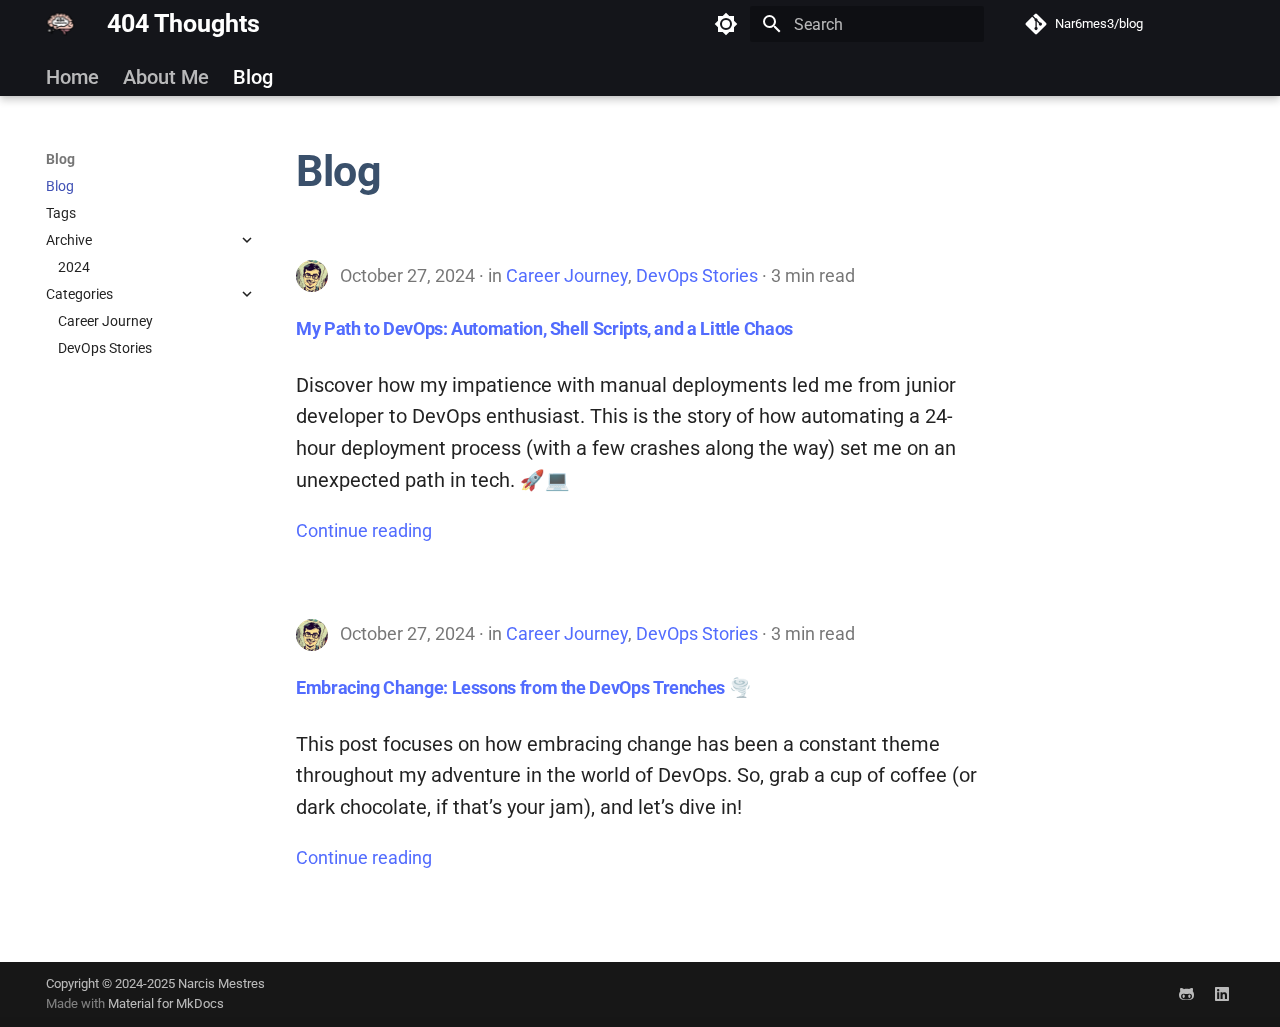
<file: blog/index.html>
<!doctype html>
<html lang="en" class="no-js">
  <head>
    
      <meta charset="utf-8">
      <meta name="viewport" content="width=device-width,initial-scale=1">
      
        <meta name="description" content="A place to dump technical solutions, thoughts and experiments">
      
      
        <meta name="author" content="Nacis Mestres">
      
      
        <link rel="canonical" href="https://nar6mes3.github.io/blog/blog/">
      
      
        <link rel="prev" href="../about/">
      
      
        <link rel="next" href="../tags/">
      
      
      <link rel="icon" href="../assets/favicon.ico">
      <meta name="generator" content="mkdocs-1.6.1, mkdocs-material-9.5.42">
    
    
      
        <title>Blog - 404 Thoughts</title>
      
    
    
      <link rel="stylesheet" href="../assets/stylesheets/main.0253249f.min.css">
      
        
        <link rel="stylesheet" href="../assets/stylesheets/palette.06af60db.min.css">
      
      


    
    
      
    
    
      
        
        
        <link rel="preconnect" href="https://fonts.gstatic.com" crossorigin>
        <link rel="stylesheet" href="https://fonts.googleapis.com/css?family=Roboto:300,300i,400,400i,700,700i%7CRoboto+Mono:400,400i,700,700i&display=fallback">
        <style>:root{--md-text-font:"Roboto";--md-code-font:"Roboto Mono"}</style>
      
    
    
      <link rel="stylesheet" href="../css/custom.css">
    
    <script>__md_scope=new URL("..",location),__md_hash=e=>[...e].reduce(((e,_)=>(e<<5)-e+_.charCodeAt(0)),0),__md_get=(e,_=localStorage,t=__md_scope)=>JSON.parse(_.getItem(t.pathname+"."+e)),__md_set=(e,_,t=localStorage,a=__md_scope)=>{try{t.setItem(a.pathname+"."+e,JSON.stringify(_))}catch(e){}}</script>
    
      
  


    
    
      
        <meta  property="og:type"  content="website" >
      
        <meta  property="og:title"  content="Blog - 404 Thoughts" >
      
        <meta  property="og:description"  content="A place to dump technical solutions, thoughts and experiments" >
      
        <meta  property="og:image"  content="https://nar6mes3.github.io/blog/assets/images/social/blog/index.png" >
      
        <meta  property="og:image:type"  content="image/png" >
      
        <meta  property="og:image:width"  content="1200" >
      
        <meta  property="og:image:height"  content="630" >
      
        <meta  property="og:url"  content="https://nar6mes3.github.io/blog/blog/" >
      
        <meta  name="twitter:card"  content="summary_large_image" >
      
        <meta  name="twitter:title"  content="Blog - 404 Thoughts" >
      
        <meta  name="twitter:description"  content="A place to dump technical solutions, thoughts and experiments" >
      
        <meta  name="twitter:image"  content="https://nar6mes3.github.io/blog/assets/images/social/blog/index.png" >
      
    
    
  </head>
  
  
    
    
      
    
    
    
    
    <body dir="ltr" data-md-color-scheme="default" data-md-color-primary="black" data-md-color-accent="indigo">
  
    
    <input class="md-toggle" data-md-toggle="drawer" type="checkbox" id="__drawer" autocomplete="off">
    <input class="md-toggle" data-md-toggle="search" type="checkbox" id="__search" autocomplete="off">
    <label class="md-overlay" for="__drawer"></label>
    <div data-md-component="skip">
      
        
        <a href="#blog" class="md-skip">
          Skip to content
        </a>
      
    </div>
    <div data-md-component="announce">
      
    </div>
    
    
      

  

<header class="md-header md-header--shadow md-header--lifted" data-md-component="header">
  <nav class="md-header__inner md-grid" aria-label="Header">
    <a href=".." title="404 Thoughts" class="md-header__button md-logo" aria-label="404 Thoughts" data-md-component="logo">
      
  <img src="../assets/logo_brain_only-transparent.png" alt="logo">

    </a>
    <label class="md-header__button md-icon" for="__drawer">
      
      <svg xmlns="http://www.w3.org/2000/svg" viewBox="0 0 24 24"><path d="M3 6h18v2H3zm0 5h18v2H3zm0 5h18v2H3z"/></svg>
    </label>
    <div class="md-header__title" data-md-component="header-title">
      <div class="md-header__ellipsis">
        <div class="md-header__topic">
          <span class="md-ellipsis">
            404 Thoughts
          </span>
        </div>
        <div class="md-header__topic" data-md-component="header-topic">
          <span class="md-ellipsis">
            
              Blog
            
          </span>
        </div>
      </div>
    </div>
    
      
        <form class="md-header__option" data-md-component="palette">
  
    
    
    
    <input class="md-option" data-md-color-media="(prefers-color-scheme: light)" data-md-color-scheme="default" data-md-color-primary="black" data-md-color-accent="indigo"  aria-label="Switch to dark mode"  type="radio" name="__palette" id="__palette_0">
    
      <label class="md-header__button md-icon" title="Switch to dark mode" for="__palette_1" hidden>
        <svg xmlns="http://www.w3.org/2000/svg" viewBox="0 0 24 24"><path d="M12 8a4 4 0 0 0-4 4 4 4 0 0 0 4 4 4 4 0 0 0 4-4 4 4 0 0 0-4-4m0 10a6 6 0 0 1-6-6 6 6 0 0 1 6-6 6 6 0 0 1 6 6 6 6 0 0 1-6 6m8-9.31V4h-4.69L12 .69 8.69 4H4v4.69L.69 12 4 15.31V20h4.69L12 23.31 15.31 20H20v-4.69L23.31 12z"/></svg>
      </label>
    
  
    
    
    
    <input class="md-option" data-md-color-media="(prefers-color-scheme: dark)" data-md-color-scheme="slate" data-md-color-primary="black" data-md-color-accent="silver"  aria-label="Switch to light mode"  type="radio" name="__palette" id="__palette_1">
    
      <label class="md-header__button md-icon" title="Switch to light mode" for="__palette_0" hidden>
        <svg xmlns="http://www.w3.org/2000/svg" viewBox="0 0 24 24"><path d="M12 18c-.89 0-1.74-.2-2.5-.55C11.56 16.5 13 14.42 13 12s-1.44-4.5-3.5-5.45C10.26 6.2 11.11 6 12 6a6 6 0 0 1 6 6 6 6 0 0 1-6 6m8-9.31V4h-4.69L12 .69 8.69 4H4v4.69L.69 12 4 15.31V20h4.69L12 23.31 15.31 20H20v-4.69L23.31 12z"/></svg>
      </label>
    
  
</form>
      
    
    
      <script>var palette=__md_get("__palette");if(palette&&palette.color){if("(prefers-color-scheme)"===palette.color.media){var media=matchMedia("(prefers-color-scheme: light)"),input=document.querySelector(media.matches?"[data-md-color-media='(prefers-color-scheme: light)']":"[data-md-color-media='(prefers-color-scheme: dark)']");palette.color.media=input.getAttribute("data-md-color-media"),palette.color.scheme=input.getAttribute("data-md-color-scheme"),palette.color.primary=input.getAttribute("data-md-color-primary"),palette.color.accent=input.getAttribute("data-md-color-accent")}for(var[key,value]of Object.entries(palette.color))document.body.setAttribute("data-md-color-"+key,value)}</script>
    
    
    
      <label class="md-header__button md-icon" for="__search">
        
        <svg xmlns="http://www.w3.org/2000/svg" viewBox="0 0 24 24"><path d="M9.5 3A6.5 6.5 0 0 1 16 9.5c0 1.61-.59 3.09-1.56 4.23l.27.27h.79l5 5-1.5 1.5-5-5v-.79l-.27-.27A6.52 6.52 0 0 1 9.5 16 6.5 6.5 0 0 1 3 9.5 6.5 6.5 0 0 1 9.5 3m0 2C7 5 5 7 5 9.5S7 14 9.5 14 14 12 14 9.5 12 5 9.5 5"/></svg>
      </label>
      <div class="md-search" data-md-component="search" role="dialog">
  <label class="md-search__overlay" for="__search"></label>
  <div class="md-search__inner" role="search">
    <form class="md-search__form" name="search">
      <input type="text" class="md-search__input" name="query" aria-label="Search" placeholder="Search" autocapitalize="off" autocorrect="off" autocomplete="off" spellcheck="false" data-md-component="search-query" required>
      <label class="md-search__icon md-icon" for="__search">
        
        <svg xmlns="http://www.w3.org/2000/svg" viewBox="0 0 24 24"><path d="M9.5 3A6.5 6.5 0 0 1 16 9.5c0 1.61-.59 3.09-1.56 4.23l.27.27h.79l5 5-1.5 1.5-5-5v-.79l-.27-.27A6.52 6.52 0 0 1 9.5 16 6.5 6.5 0 0 1 3 9.5 6.5 6.5 0 0 1 9.5 3m0 2C7 5 5 7 5 9.5S7 14 9.5 14 14 12 14 9.5 12 5 9.5 5"/></svg>
        
        <svg xmlns="http://www.w3.org/2000/svg" viewBox="0 0 24 24"><path d="M20 11v2H8l5.5 5.5-1.42 1.42L4.16 12l7.92-7.92L13.5 5.5 8 11z"/></svg>
      </label>
      <nav class="md-search__options" aria-label="Search">
        
          <a href="javascript:void(0)" class="md-search__icon md-icon" title="Share" aria-label="Share" data-clipboard data-clipboard-text="" data-md-component="search-share" tabindex="-1">
            
            <svg xmlns="http://www.w3.org/2000/svg" viewBox="0 0 24 24"><path d="M18 16.08c-.76 0-1.44.3-1.96.77L8.91 12.7c.05-.23.09-.46.09-.7s-.04-.47-.09-.7l7.05-4.11c.54.5 1.25.81 2.04.81a3 3 0 0 0 3-3 3 3 0 0 0-3-3 3 3 0 0 0-3 3c0 .24.04.47.09.7L8.04 9.81C7.5 9.31 6.79 9 6 9a3 3 0 0 0-3 3 3 3 0 0 0 3 3c.79 0 1.5-.31 2.04-.81l7.12 4.15c-.05.21-.08.43-.08.66 0 1.61 1.31 2.91 2.92 2.91s2.92-1.3 2.92-2.91A2.92 2.92 0 0 0 18 16.08"/></svg>
          </a>
        
        <button type="reset" class="md-search__icon md-icon" title="Clear" aria-label="Clear" tabindex="-1">
          
          <svg xmlns="http://www.w3.org/2000/svg" viewBox="0 0 24 24"><path d="M19 6.41 17.59 5 12 10.59 6.41 5 5 6.41 10.59 12 5 17.59 6.41 19 12 13.41 17.59 19 19 17.59 13.41 12z"/></svg>
        </button>
      </nav>
      
        <div class="md-search__suggest" data-md-component="search-suggest"></div>
      
    </form>
    <div class="md-search__output">
      <div class="md-search__scrollwrap" tabindex="0" data-md-scrollfix>
        <div class="md-search-result" data-md-component="search-result">
          <div class="md-search-result__meta">
            Initializing search
          </div>
          <ol class="md-search-result__list" role="presentation"></ol>
        </div>
      </div>
    </div>
  </div>
</div>
    
    
      <div class="md-header__source">
        <a href="https://github.com/nar6mes3/blog" title="Go to repository" class="md-source" data-md-component="source">
  <div class="md-source__icon md-icon">
    
    <svg xmlns="http://www.w3.org/2000/svg" viewBox="0 0 448 512"><!--! Font Awesome Free 6.6.0 by @fontawesome - https://fontawesome.com License - https://fontawesome.com/license/free (Icons: CC BY 4.0, Fonts: SIL OFL 1.1, Code: MIT License) Copyright 2024 Fonticons, Inc.--><path d="M439.55 236.05 244 40.45a28.87 28.87 0 0 0-40.81 0l-40.66 40.63 51.52 51.52c27.06-9.14 52.68 16.77 43.39 43.68l49.66 49.66c34.23-11.8 61.18 31 35.47 56.69-26.49 26.49-70.21-2.87-56-37.34L240.22 199v121.85c25.3 12.54 22.26 41.85 9.08 55a34.34 34.34 0 0 1-48.55 0c-17.57-17.6-11.07-46.91 11.25-56v-123c-20.8-8.51-24.6-30.74-18.64-45L142.57 101 8.45 235.14a28.86 28.86 0 0 0 0 40.81l195.61 195.6a28.86 28.86 0 0 0 40.8 0l194.69-194.69a28.86 28.86 0 0 0 0-40.81"/></svg>
  </div>
  <div class="md-source__repository">
    Nar6mes3/blog
  </div>
</a>
      </div>
    
  </nav>
  
    
      
<nav class="md-tabs" aria-label="Tabs" data-md-component="tabs">
  <div class="md-grid">
    <ul class="md-tabs__list">
      
        
  
  
  
    <li class="md-tabs__item">
      <a href=".." class="md-tabs__link">
        
  
    
  
  Home

      </a>
    </li>
  

      
        
  
  
  
    <li class="md-tabs__item">
      <a href="../about/" class="md-tabs__link">
        
  
    
  
  About Me

      </a>
    </li>
  

      
        
  
  
    
  
  
    
    
      <li class="md-tabs__item md-tabs__item--active">
        <a href="./" class="md-tabs__link">
          
  
  Blog

        </a>
      </li>
    
  

      
    </ul>
  </div>
</nav>
    
  
</header>
    
    <div class="md-container" data-md-component="container">
      
      
        
      
      <main class="md-main" data-md-component="main">
        <div class="md-main__inner md-grid">
          
            
              
              <div class="md-sidebar md-sidebar--primary" data-md-component="sidebar" data-md-type="navigation" >
                <div class="md-sidebar__scrollwrap">
                  <div class="md-sidebar__inner">
                    


  


<nav class="md-nav md-nav--primary md-nav--lifted" aria-label="Navigation" data-md-level="0">
  <label class="md-nav__title" for="__drawer">
    <a href=".." title="404 Thoughts" class="md-nav__button md-logo" aria-label="404 Thoughts" data-md-component="logo">
      
  <img src="../assets/logo_brain_only-transparent.png" alt="logo">

    </a>
    404 Thoughts
  </label>
  
    <div class="md-nav__source">
      <a href="https://github.com/nar6mes3/blog" title="Go to repository" class="md-source" data-md-component="source">
  <div class="md-source__icon md-icon">
    
    <svg xmlns="http://www.w3.org/2000/svg" viewBox="0 0 448 512"><!--! Font Awesome Free 6.6.0 by @fontawesome - https://fontawesome.com License - https://fontawesome.com/license/free (Icons: CC BY 4.0, Fonts: SIL OFL 1.1, Code: MIT License) Copyright 2024 Fonticons, Inc.--><path d="M439.55 236.05 244 40.45a28.87 28.87 0 0 0-40.81 0l-40.66 40.63 51.52 51.52c27.06-9.14 52.68 16.77 43.39 43.68l49.66 49.66c34.23-11.8 61.18 31 35.47 56.69-26.49 26.49-70.21-2.87-56-37.34L240.22 199v121.85c25.3 12.54 22.26 41.85 9.08 55a34.34 34.34 0 0 1-48.55 0c-17.57-17.6-11.07-46.91 11.25-56v-123c-20.8-8.51-24.6-30.74-18.64-45L142.57 101 8.45 235.14a28.86 28.86 0 0 0 0 40.81l195.61 195.6a28.86 28.86 0 0 0 40.8 0l194.69-194.69a28.86 28.86 0 0 0 0-40.81"/></svg>
  </div>
  <div class="md-source__repository">
    Nar6mes3/blog
  </div>
</a>
    </div>
  
  <ul class="md-nav__list" data-md-scrollfix>
    
      
      
  
  
  
  
    <li class="md-nav__item">
      <a href=".." class="md-nav__link">
        
  
  <span class="md-ellipsis">
    Home
  </span>
  

      </a>
    </li>
  

    
      
      
  
  
  
  
    <li class="md-nav__item">
      <a href="../about/" class="md-nav__link">
        
  
  <span class="md-ellipsis">
    About Me
  </span>
  

      </a>
    </li>
  

    
      
      
  
  
    
  
  
  
    
    
    
      
        
        
      
      
    
    
    <li class="md-nav__item md-nav__item--active md-nav__item--section md-nav__item--nested">
      
        
        
        <input class="md-nav__toggle md-toggle " type="checkbox" id="__nav_3" checked>
        
          
          <label class="md-nav__link" for="__nav_3" id="__nav_3_label" tabindex="">
            
  
  <span class="md-ellipsis">
    Blog
  </span>
  

            <span class="md-nav__icon md-icon"></span>
          </label>
        
        <nav class="md-nav" data-md-level="1" aria-labelledby="__nav_3_label" aria-expanded="true">
          <label class="md-nav__title" for="__nav_3">
            <span class="md-nav__icon md-icon"></span>
            Blog
          </label>
          <ul class="md-nav__list" data-md-scrollfix>
            
              
                
  
  
    
  
  
    
      
    
  
  
    <li class="md-nav__item md-nav__item--active">
      
      <input class="md-nav__toggle md-toggle" type="checkbox" id="__toc">
      
      
        
      
      
      <a href="./" class="md-nav__link md-nav__link--active">
        
  
  <span class="md-ellipsis">
    Blog
  </span>
  

      </a>
      
    </li>
  

              
            
              
                
  
  
  
  
    <li class="md-nav__item">
      <a href="../tags/" class="md-nav__link">
        
  
  <span class="md-ellipsis">
    Tags
  </span>
  

      </a>
    </li>
  

              
            
              
                
  
  
  
  
    
    
    
      
      
    
    
    <li class="md-nav__item md-nav__item--nested">
      
        
        
          
        
        <input class="md-nav__toggle md-toggle md-toggle--indeterminate" type="checkbox" id="__nav_3_3" >
        
          
          <label class="md-nav__link" for="__nav_3_3" id="__nav_3_3_label" tabindex="0">
            
  
  <span class="md-ellipsis">
    Archive
  </span>
  

            <span class="md-nav__icon md-icon"></span>
          </label>
        
        <nav class="md-nav" data-md-level="2" aria-labelledby="__nav_3_3_label" aria-expanded="false">
          <label class="md-nav__title" for="__nav_3_3">
            <span class="md-nav__icon md-icon"></span>
            Archive
          </label>
          <ul class="md-nav__list" data-md-scrollfix>
            
              
                
  
  
  
    
  
  
    <li class="md-nav__item">
      <a href="archive/2024/" class="md-nav__link">
        
  
  <span class="md-ellipsis">
    2024
  </span>
  

      </a>
    </li>
  

              
            
          </ul>
        </nav>
      
    </li>
  

              
            
              
                
  
  
  
  
    
    
    
      
      
    
    
    <li class="md-nav__item md-nav__item--nested">
      
        
        
          
        
        <input class="md-nav__toggle md-toggle md-toggle--indeterminate" type="checkbox" id="__nav_3_4" >
        
          
          <label class="md-nav__link" for="__nav_3_4" id="__nav_3_4_label" tabindex="0">
            
  
  <span class="md-ellipsis">
    Categories
  </span>
  

            <span class="md-nav__icon md-icon"></span>
          </label>
        
        <nav class="md-nav" data-md-level="2" aria-labelledby="__nav_3_4_label" aria-expanded="false">
          <label class="md-nav__title" for="__nav_3_4">
            <span class="md-nav__icon md-icon"></span>
            Categories
          </label>
          <ul class="md-nav__list" data-md-scrollfix>
            
              
                
  
  
  
    
  
  
    <li class="md-nav__item">
      <a href="category/career-journey/" class="md-nav__link">
        
  
  <span class="md-ellipsis">
    Career Journey
  </span>
  

      </a>
    </li>
  

              
            
              
                
  
  
  
    
  
  
    <li class="md-nav__item">
      <a href="category/devops-stories/" class="md-nav__link">
        
  
  <span class="md-ellipsis">
    DevOps Stories
  </span>
  

      </a>
    </li>
  

              
            
          </ul>
        </nav>
      
    </li>
  

              
            
          </ul>
        </nav>
      
    </li>
  

    
  </ul>
</nav>
                  </div>
                </div>
              </div>
            
            
              
              <div class="md-sidebar md-sidebar--secondary" data-md-component="sidebar" data-md-type="toc" >
                <div class="md-sidebar__scrollwrap">
                  <div class="md-sidebar__inner">
                    

<nav class="md-nav md-nav--secondary" aria-label="Table of contents">
  
  
  
    
  
  
</nav>
                  </div>
                </div>
              </div>
            
          
          
  <div class="md-content" data-md-component="content">
    <div class="md-content__inner">
      <header class="md-typeset">
        <h1 id="blog">Blog</h1>
      </header>
      
        <article class="md-post md-post--excerpt">
  <header class="md-post__header">
    
      <nav class="md-post__authors md-typeset">
        
          <span class="md-author">
            <img src="../assets/narcis_comic_book.png" alt="Narcis Mestres">
          </span>
        
      </nav>
    
    <div class="md-post__meta md-meta">
      <ul class="md-meta__list">
        <li class="md-meta__item">
          <time datetime="2024-10-27 00:00:00">October 27, 2024</time></li>
        
          <li class="md-meta__item">
            in
            
              <a href="category/career-journey/" class="md-meta__link">Career Journey</a>, 
              <a href="category/devops-stories/" class="md-meta__link">DevOps Stories</a></li>
        
        
          
          <li class="md-meta__item">
            
              3 min read
            
          </li>
        
      </ul>
      
    </div>
  </header>
  <div class="md-post__content md-typeset">
    <h2 id="my-path-to-devops-automation-shell-scripts-and-a-little-chaos"><a class="toclink" href="2024/10/27/my-path-to-devops-automation-shell-scripts-and-a-little-chaos/">My Path to DevOps: Automation, Shell Scripts, and a Little Chaos</a></h2>
<p>Discover how my impatience with manual deployments led me from junior developer to DevOps enthusiast. This is the story of how automating a 24-hour deployment process (with a few crashes along the way) set me on an unexpected path in tech. 🚀💻</p>

    
      <nav class="md-post__action">
        <a href="2024/10/27/my-path-to-devops-automation-shell-scripts-and-a-little-chaos/">
          Continue reading
        </a>
      </nav>
    
  </div>
</article>
      
        <article class="md-post md-post--excerpt">
  <header class="md-post__header">
    
      <nav class="md-post__authors md-typeset">
        
          <span class="md-author">
            <img src="../assets/narcis_comic_book.png" alt="Narcis Mestres">
          </span>
        
      </nav>
    
    <div class="md-post__meta md-meta">
      <ul class="md-meta__list">
        <li class="md-meta__item">
          <time datetime="2024-10-27 00:00:00">October 27, 2024</time></li>
        
          <li class="md-meta__item">
            in
            
              <a href="category/career-journey/" class="md-meta__link">Career Journey</a>, 
              <a href="category/devops-stories/" class="md-meta__link">DevOps Stories</a></li>
        
        
          
          <li class="md-meta__item">
            
              3 min read
            
          </li>
        
      </ul>
      
    </div>
  </header>
  <div class="md-post__content md-typeset">
    <h2 id="embracing-change-lessons-from-the-devops-trenches"><a class="toclink" href="2024/10/27/embracing-change-lessons-from-the-devops-trenches-/">Embracing Change: Lessons from the DevOps Trenches 🌪️</a></h2>
<p>This post focuses on how embracing change has been a constant theme throughout my adventure in the world of DevOps. So, grab a cup of coffee (or dark chocolate, if that’s your jam), and let’s dive in!</p>

    
      <nav class="md-post__action">
        <a href="2024/10/27/embracing-change-lessons-from-the-devops-trenches-/">
          Continue reading
        </a>
      </nav>
    
  </div>
</article>
      
      
        
          



<nav class="md-pagination">
  
</nav>
        
      
    </div>
  </div>

          
<script>var target=document.getElementById(location.hash.slice(1));target&&target.name&&(target.checked=target.name.startsWith("__tabbed_"))</script>
        </div>
        
          <button type="button" class="md-top md-icon" data-md-component="top" hidden>
  
  <svg xmlns="http://www.w3.org/2000/svg" viewBox="0 0 24 24"><path d="M13 20h-2V8l-5.5 5.5-1.42-1.42L12 4.16l7.92 7.92-1.42 1.42L13 8z"/></svg>
  Back to top
</button>
        
      </main>
      
        <footer class="md-footer">
  
  <div class="md-footer-meta md-typeset">
    <div class="md-footer-meta__inner md-grid">
      <div class="md-copyright">
  
    <div class="md-copyright__highlight">
      Copyright &copy; 2024-2025 Narcis Mestres
    </div>
  
  
    Made with
    <a href="https://squidfunk.github.io/mkdocs-material/" target="_blank" rel="noopener">
      Material for MkDocs
    </a>
  
</div>
      
        <div class="md-social">
  
    
    
    
    
      
      
    
    <a href="https://github.com/nar6mes3" target="_blank" rel="noopener" title="github.com" class="md-social__link">
      <svg xmlns="http://www.w3.org/2000/svg" viewBox="0 0 480 512"><!--! Font Awesome Free 6.6.0 by @fontawesome - https://fontawesome.com License - https://fontawesome.com/license/free (Icons: CC BY 4.0, Fonts: SIL OFL 1.1, Code: MIT License) Copyright 2024 Fonticons, Inc.--><path d="M186.1 328.7c0 20.9-10.9 55.1-36.7 55.1s-36.7-34.2-36.7-55.1 10.9-55.1 36.7-55.1 36.7 34.2 36.7 55.1M480 278.2c0 31.9-3.2 65.7-17.5 95-37.9 76.6-142.1 74.8-216.7 74.8-75.8 0-186.2 2.7-225.6-74.8-14.6-29-20.2-63.1-20.2-95 0-41.9 13.9-81.5 41.5-113.6-5.2-15.8-7.7-32.4-7.7-48.8 0-21.5 4.9-32.3 14.6-51.8 45.3 0 74.3 9 108.8 36 29-6.9 58.8-10 88.7-10 27 0 54.2 2.9 80.4 9.2 34-26.7 63-35.2 107.8-35.2 9.8 19.5 14.6 30.3 14.6 51.8 0 16.4-2.6 32.7-7.7 48.2 27.5 32.4 39 72.3 39 114.2m-64.3 50.5c0-43.9-26.7-82.6-73.5-82.6-18.9 0-37 3.4-56 6-14.9 2.3-29.8 3.2-45.1 3.2-15.2 0-30.1-.9-45.1-3.2-18.7-2.6-37-6-56-6-46.8 0-73.5 38.7-73.5 82.6 0 87.8 80.4 101.3 150.4 101.3h48.2c70.3 0 150.6-13.4 150.6-101.3m-82.6-55.1c-25.8 0-36.7 34.2-36.7 55.1s10.9 55.1 36.7 55.1 36.7-34.2 36.7-55.1-10.9-55.1-36.7-55.1"/></svg>
    </a>
  
    
    
    
    
      
      
    
    <a href="https://www.linkedin.com/in/narcis-mestres/" target="_blank" rel="noopener" title="www.linkedin.com" class="md-social__link">
      <svg xmlns="http://www.w3.org/2000/svg" viewBox="0 0 448 512"><!--! Font Awesome Free 6.6.0 by @fontawesome - https://fontawesome.com License - https://fontawesome.com/license/free (Icons: CC BY 4.0, Fonts: SIL OFL 1.1, Code: MIT License) Copyright 2024 Fonticons, Inc.--><path d="M416 32H31.9C14.3 32 0 46.5 0 64.3v383.4C0 465.5 14.3 480 31.9 480H416c17.6 0 32-14.5 32-32.3V64.3c0-17.8-14.4-32.3-32-32.3M135.4 416H69V202.2h66.5V416zm-33.2-243c-21.3 0-38.5-17.3-38.5-38.5S80.9 96 102.2 96c21.2 0 38.5 17.3 38.5 38.5 0 21.3-17.2 38.5-38.5 38.5m282.1 243h-66.4V312c0-24.8-.5-56.7-34.5-56.7-34.6 0-39.9 27-39.9 54.9V416h-66.4V202.2h63.7v29.2h.9c8.9-16.8 30.6-34.5 62.9-34.5 67.2 0 79.7 44.3 79.7 101.9z"/></svg>
    </a>
  
</div>
      
    </div>
  </div>
</footer>
      
    </div>
    <div class="md-dialog" data-md-component="dialog">
      <div class="md-dialog__inner md-typeset"></div>
    </div>
    
      <div class="md-progress" data-md-component="progress" role="progressbar"></div>
    
    
    <script id="__config" type="application/json">{"base": "..", "features": ["navigation.instant", "navigation.instant.progress", "navigation.instant.preview", "navigation.tracking", "navigation.tabs", "navigation.tabs.sticky", "navigation.section", "navigation.expand", "navigation.top", "search.highlight", "search.share", "search.suggest", "content.code.copy", "content.code.annotate", "content.code.select", "tags"], "search": "../assets/javascripts/workers/search.6ce7567c.min.js", "tags": {"enabled": true, "tags": true}, "translations": {"clipboard.copied": "Copied to clipboard", "clipboard.copy": "Copy to clipboard", "search.result.more.one": "1 more on this page", "search.result.more.other": "# more on this page", "search.result.none": "No matching documents", "search.result.one": "1 matching document", "search.result.other": "# matching documents", "search.result.placeholder": "Type to start searching", "search.result.term.missing": "Missing", "select.version": "Select version"}}</script>
    
    
      <script src="../assets/javascripts/bundle.83f73b43.min.js"></script>
      
    
  </body>
</html>
</file>
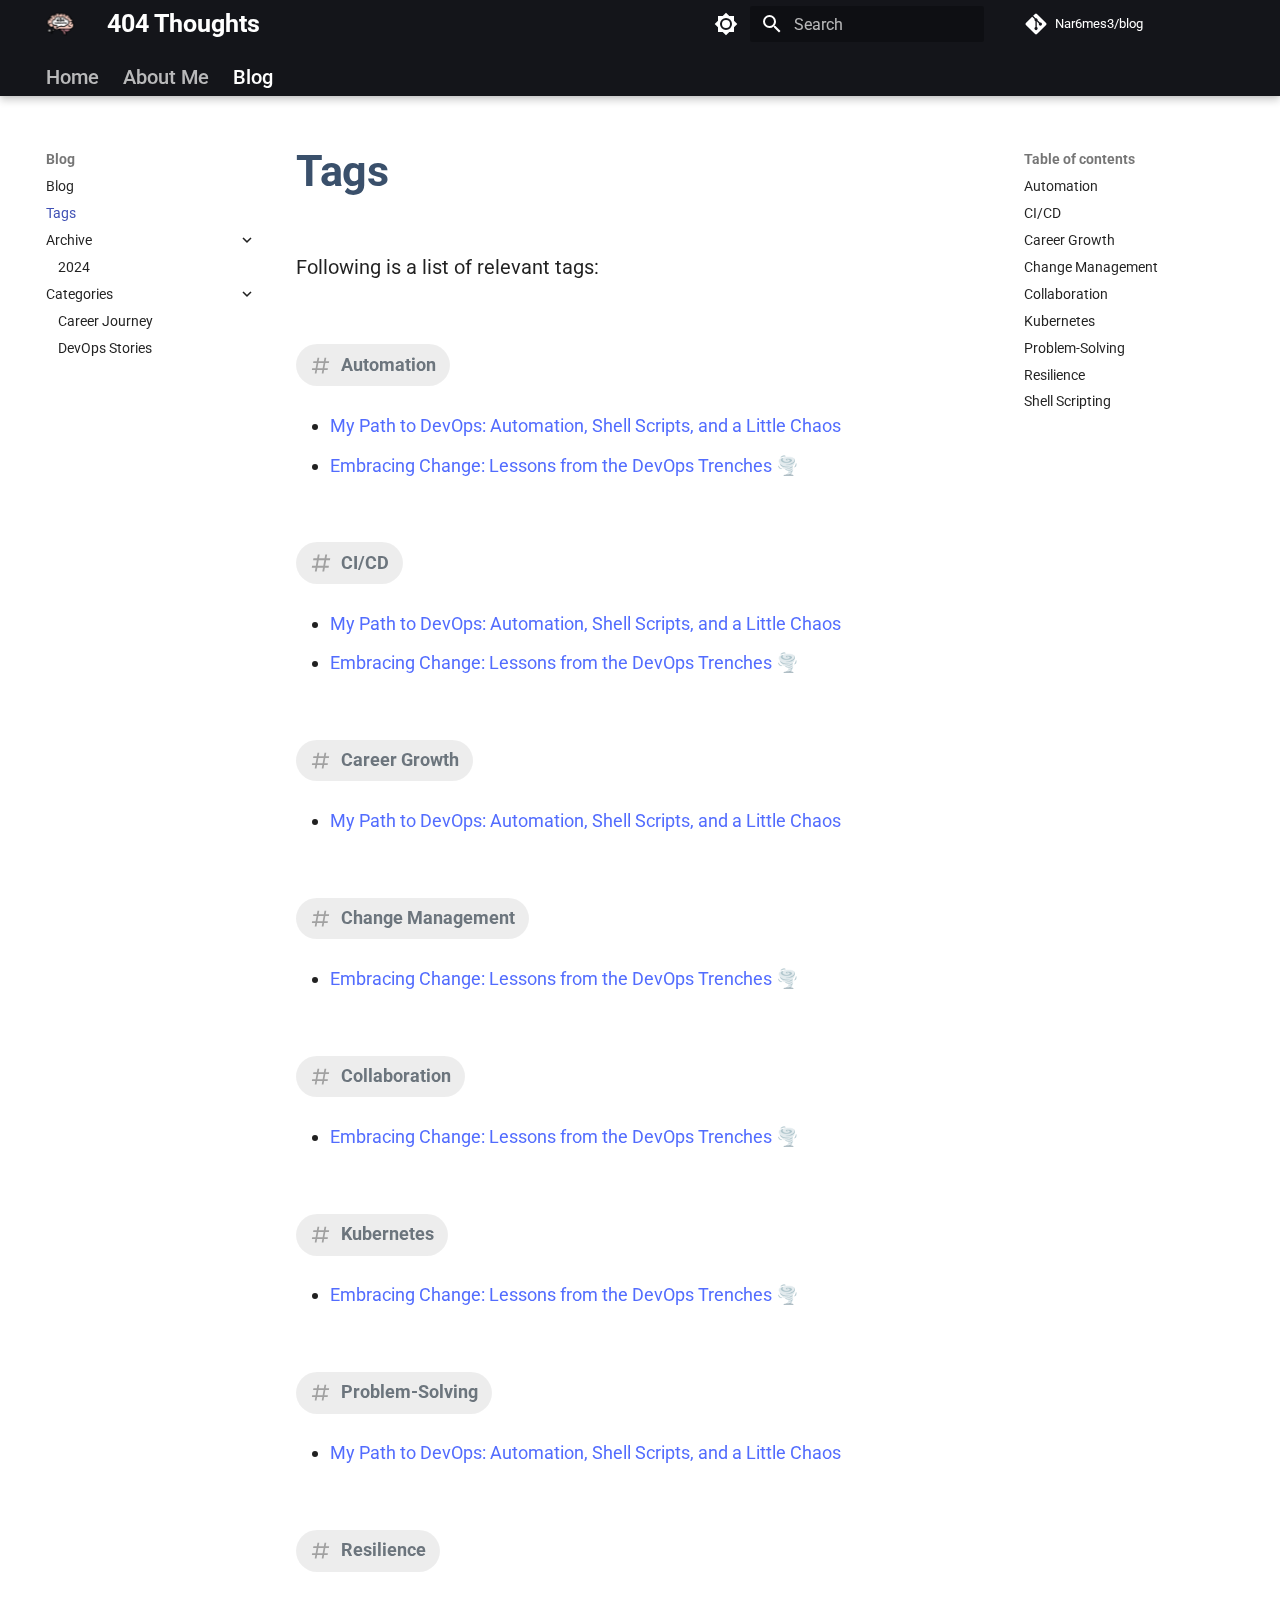
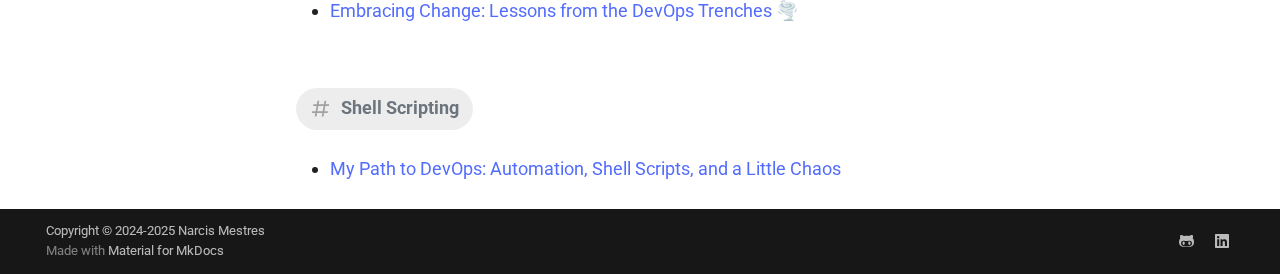
<file: tags/index.html>
<!doctype html>
<html lang="en" class="no-js">
  <head>
    
      <meta charset="utf-8">
      <meta name="viewport" content="width=device-width,initial-scale=1">
      
        <meta name="description" content="A place to dump technical solutions, thoughts and experiments">
      
      
        <meta name="author" content="Nacis Mestres">
      
      
        <link rel="canonical" href="https://nar6mes3.github.io/blog/tags/">
      
      
        <link rel="prev" href="../blog/">
      
      
        <link rel="next" href="../blog/category/career-journey/">
      
      
      <link rel="icon" href="../assets/favicon.ico">
      <meta name="generator" content="mkdocs-1.6.1, mkdocs-material-9.5.42">
    
    
      
        <title>Tags - 404 Thoughts</title>
      
    
    
      <link rel="stylesheet" href="../assets/stylesheets/main.0253249f.min.css">
      
        
        <link rel="stylesheet" href="../assets/stylesheets/palette.06af60db.min.css">
      
      


    
    
      
    
    
      
        
        
        <link rel="preconnect" href="https://fonts.gstatic.com" crossorigin>
        <link rel="stylesheet" href="https://fonts.googleapis.com/css?family=Roboto:300,300i,400,400i,700,700i%7CRoboto+Mono:400,400i,700,700i&display=fallback">
        <style>:root{--md-text-font:"Roboto";--md-code-font:"Roboto Mono"}</style>
      
    
    
      <link rel="stylesheet" href="../css/custom.css">
    
    <script>__md_scope=new URL("..",location),__md_hash=e=>[...e].reduce(((e,_)=>(e<<5)-e+_.charCodeAt(0)),0),__md_get=(e,_=localStorage,t=__md_scope)=>JSON.parse(_.getItem(t.pathname+"."+e)),__md_set=(e,_,t=localStorage,a=__md_scope)=>{try{t.setItem(a.pathname+"."+e,JSON.stringify(_))}catch(e){}}</script>
    
      
  


    
    
      
        <meta  property="og:type"  content="website" >
      
        <meta  property="og:title"  content="Tags - 404 Thoughts" >
      
        <meta  property="og:description"  content="A place to dump technical solutions, thoughts and experiments" >
      
        <meta  property="og:image"  content="https://nar6mes3.github.io/blog/assets/images/social/tags.png" >
      
        <meta  property="og:image:type"  content="image/png" >
      
        <meta  property="og:image:width"  content="1200" >
      
        <meta  property="og:image:height"  content="630" >
      
        <meta  property="og:url"  content="https://nar6mes3.github.io/blog/tags/" >
      
        <meta  name="twitter:card"  content="summary_large_image" >
      
        <meta  name="twitter:title"  content="Tags - 404 Thoughts" >
      
        <meta  name="twitter:description"  content="A place to dump technical solutions, thoughts and experiments" >
      
        <meta  name="twitter:image"  content="https://nar6mes3.github.io/blog/assets/images/social/tags.png" >
      
    
    
  </head>
  
  
    
    
      
    
    
    
    
    <body dir="ltr" data-md-color-scheme="default" data-md-color-primary="black" data-md-color-accent="indigo">
  
    
    <input class="md-toggle" data-md-toggle="drawer" type="checkbox" id="__drawer" autocomplete="off">
    <input class="md-toggle" data-md-toggle="search" type="checkbox" id="__search" autocomplete="off">
    <label class="md-overlay" for="__drawer"></label>
    <div data-md-component="skip">
      
        
        <a href="#tags" class="md-skip">
          Skip to content
        </a>
      
    </div>
    <div data-md-component="announce">
      
    </div>
    
    
      

  

<header class="md-header md-header--shadow md-header--lifted" data-md-component="header">
  <nav class="md-header__inner md-grid" aria-label="Header">
    <a href=".." title="404 Thoughts" class="md-header__button md-logo" aria-label="404 Thoughts" data-md-component="logo">
      
  <img src="../assets/logo_brain_only-transparent.png" alt="logo">

    </a>
    <label class="md-header__button md-icon" for="__drawer">
      
      <svg xmlns="http://www.w3.org/2000/svg" viewBox="0 0 24 24"><path d="M3 6h18v2H3zm0 5h18v2H3zm0 5h18v2H3z"/></svg>
    </label>
    <div class="md-header__title" data-md-component="header-title">
      <div class="md-header__ellipsis">
        <div class="md-header__topic">
          <span class="md-ellipsis">
            404 Thoughts
          </span>
        </div>
        <div class="md-header__topic" data-md-component="header-topic">
          <span class="md-ellipsis">
            
              Tags
            
          </span>
        </div>
      </div>
    </div>
    
      
        <form class="md-header__option" data-md-component="palette">
  
    
    
    
    <input class="md-option" data-md-color-media="(prefers-color-scheme: light)" data-md-color-scheme="default" data-md-color-primary="black" data-md-color-accent="indigo"  aria-label="Switch to dark mode"  type="radio" name="__palette" id="__palette_0">
    
      <label class="md-header__button md-icon" title="Switch to dark mode" for="__palette_1" hidden>
        <svg xmlns="http://www.w3.org/2000/svg" viewBox="0 0 24 24"><path d="M12 8a4 4 0 0 0-4 4 4 4 0 0 0 4 4 4 4 0 0 0 4-4 4 4 0 0 0-4-4m0 10a6 6 0 0 1-6-6 6 6 0 0 1 6-6 6 6 0 0 1 6 6 6 6 0 0 1-6 6m8-9.31V4h-4.69L12 .69 8.69 4H4v4.69L.69 12 4 15.31V20h4.69L12 23.31 15.31 20H20v-4.69L23.31 12z"/></svg>
      </label>
    
  
    
    
    
    <input class="md-option" data-md-color-media="(prefers-color-scheme: dark)" data-md-color-scheme="slate" data-md-color-primary="black" data-md-color-accent="silver"  aria-label="Switch to light mode"  type="radio" name="__palette" id="__palette_1">
    
      <label class="md-header__button md-icon" title="Switch to light mode" for="__palette_0" hidden>
        <svg xmlns="http://www.w3.org/2000/svg" viewBox="0 0 24 24"><path d="M12 18c-.89 0-1.74-.2-2.5-.55C11.56 16.5 13 14.42 13 12s-1.44-4.5-3.5-5.45C10.26 6.2 11.11 6 12 6a6 6 0 0 1 6 6 6 6 0 0 1-6 6m8-9.31V4h-4.69L12 .69 8.69 4H4v4.69L.69 12 4 15.31V20h4.69L12 23.31 15.31 20H20v-4.69L23.31 12z"/></svg>
      </label>
    
  
</form>
      
    
    
      <script>var palette=__md_get("__palette");if(palette&&palette.color){if("(prefers-color-scheme)"===palette.color.media){var media=matchMedia("(prefers-color-scheme: light)"),input=document.querySelector(media.matches?"[data-md-color-media='(prefers-color-scheme: light)']":"[data-md-color-media='(prefers-color-scheme: dark)']");palette.color.media=input.getAttribute("data-md-color-media"),palette.color.scheme=input.getAttribute("data-md-color-scheme"),palette.color.primary=input.getAttribute("data-md-color-primary"),palette.color.accent=input.getAttribute("data-md-color-accent")}for(var[key,value]of Object.entries(palette.color))document.body.setAttribute("data-md-color-"+key,value)}</script>
    
    
    
      <label class="md-header__button md-icon" for="__search">
        
        <svg xmlns="http://www.w3.org/2000/svg" viewBox="0 0 24 24"><path d="M9.5 3A6.5 6.5 0 0 1 16 9.5c0 1.61-.59 3.09-1.56 4.23l.27.27h.79l5 5-1.5 1.5-5-5v-.79l-.27-.27A6.52 6.52 0 0 1 9.5 16 6.5 6.5 0 0 1 3 9.5 6.5 6.5 0 0 1 9.5 3m0 2C7 5 5 7 5 9.5S7 14 9.5 14 14 12 14 9.5 12 5 9.5 5"/></svg>
      </label>
      <div class="md-search" data-md-component="search" role="dialog">
  <label class="md-search__overlay" for="__search"></label>
  <div class="md-search__inner" role="search">
    <form class="md-search__form" name="search">
      <input type="text" class="md-search__input" name="query" aria-label="Search" placeholder="Search" autocapitalize="off" autocorrect="off" autocomplete="off" spellcheck="false" data-md-component="search-query" required>
      <label class="md-search__icon md-icon" for="__search">
        
        <svg xmlns="http://www.w3.org/2000/svg" viewBox="0 0 24 24"><path d="M9.5 3A6.5 6.5 0 0 1 16 9.5c0 1.61-.59 3.09-1.56 4.23l.27.27h.79l5 5-1.5 1.5-5-5v-.79l-.27-.27A6.52 6.52 0 0 1 9.5 16 6.5 6.5 0 0 1 3 9.5 6.5 6.5 0 0 1 9.5 3m0 2C7 5 5 7 5 9.5S7 14 9.5 14 14 12 14 9.5 12 5 9.5 5"/></svg>
        
        <svg xmlns="http://www.w3.org/2000/svg" viewBox="0 0 24 24"><path d="M20 11v2H8l5.5 5.5-1.42 1.42L4.16 12l7.92-7.92L13.5 5.5 8 11z"/></svg>
      </label>
      <nav class="md-search__options" aria-label="Search">
        
          <a href="javascript:void(0)" class="md-search__icon md-icon" title="Share" aria-label="Share" data-clipboard data-clipboard-text="" data-md-component="search-share" tabindex="-1">
            
            <svg xmlns="http://www.w3.org/2000/svg" viewBox="0 0 24 24"><path d="M18 16.08c-.76 0-1.44.3-1.96.77L8.91 12.7c.05-.23.09-.46.09-.7s-.04-.47-.09-.7l7.05-4.11c.54.5 1.25.81 2.04.81a3 3 0 0 0 3-3 3 3 0 0 0-3-3 3 3 0 0 0-3 3c0 .24.04.47.09.7L8.04 9.81C7.5 9.31 6.79 9 6 9a3 3 0 0 0-3 3 3 3 0 0 0 3 3c.79 0 1.5-.31 2.04-.81l7.12 4.15c-.05.21-.08.43-.08.66 0 1.61 1.31 2.91 2.92 2.91s2.92-1.3 2.92-2.91A2.92 2.92 0 0 0 18 16.08"/></svg>
          </a>
        
        <button type="reset" class="md-search__icon md-icon" title="Clear" aria-label="Clear" tabindex="-1">
          
          <svg xmlns="http://www.w3.org/2000/svg" viewBox="0 0 24 24"><path d="M19 6.41 17.59 5 12 10.59 6.41 5 5 6.41 10.59 12 5 17.59 6.41 19 12 13.41 17.59 19 19 17.59 13.41 12z"/></svg>
        </button>
      </nav>
      
        <div class="md-search__suggest" data-md-component="search-suggest"></div>
      
    </form>
    <div class="md-search__output">
      <div class="md-search__scrollwrap" tabindex="0" data-md-scrollfix>
        <div class="md-search-result" data-md-component="search-result">
          <div class="md-search-result__meta">
            Initializing search
          </div>
          <ol class="md-search-result__list" role="presentation"></ol>
        </div>
      </div>
    </div>
  </div>
</div>
    
    
      <div class="md-header__source">
        <a href="https://github.com/nar6mes3/blog" title="Go to repository" class="md-source" data-md-component="source">
  <div class="md-source__icon md-icon">
    
    <svg xmlns="http://www.w3.org/2000/svg" viewBox="0 0 448 512"><!--! Font Awesome Free 6.6.0 by @fontawesome - https://fontawesome.com License - https://fontawesome.com/license/free (Icons: CC BY 4.0, Fonts: SIL OFL 1.1, Code: MIT License) Copyright 2024 Fonticons, Inc.--><path d="M439.55 236.05 244 40.45a28.87 28.87 0 0 0-40.81 0l-40.66 40.63 51.52 51.52c27.06-9.14 52.68 16.77 43.39 43.68l49.66 49.66c34.23-11.8 61.18 31 35.47 56.69-26.49 26.49-70.21-2.87-56-37.34L240.22 199v121.85c25.3 12.54 22.26 41.85 9.08 55a34.34 34.34 0 0 1-48.55 0c-17.57-17.6-11.07-46.91 11.25-56v-123c-20.8-8.51-24.6-30.74-18.64-45L142.57 101 8.45 235.14a28.86 28.86 0 0 0 0 40.81l195.61 195.6a28.86 28.86 0 0 0 40.8 0l194.69-194.69a28.86 28.86 0 0 0 0-40.81"/></svg>
  </div>
  <div class="md-source__repository">
    Nar6mes3/blog
  </div>
</a>
      </div>
    
  </nav>
  
    
      
<nav class="md-tabs" aria-label="Tabs" data-md-component="tabs">
  <div class="md-grid">
    <ul class="md-tabs__list">
      
        
  
  
  
    <li class="md-tabs__item">
      <a href=".." class="md-tabs__link">
        
  
    
  
  Home

      </a>
    </li>
  

      
        
  
  
  
    <li class="md-tabs__item">
      <a href="../about/" class="md-tabs__link">
        
  
    
  
  About Me

      </a>
    </li>
  

      
        
  
  
    
  
  
    
    
      <li class="md-tabs__item md-tabs__item--active">
        <a href="../blog/" class="md-tabs__link">
          
  
  Blog

        </a>
      </li>
    
  

      
    </ul>
  </div>
</nav>
    
  
</header>
    
    <div class="md-container" data-md-component="container">
      
      
        
      
      <main class="md-main" data-md-component="main">
        <div class="md-main__inner md-grid">
          
            
              
              <div class="md-sidebar md-sidebar--primary" data-md-component="sidebar" data-md-type="navigation" >
                <div class="md-sidebar__scrollwrap">
                  <div class="md-sidebar__inner">
                    


  


<nav class="md-nav md-nav--primary md-nav--lifted" aria-label="Navigation" data-md-level="0">
  <label class="md-nav__title" for="__drawer">
    <a href=".." title="404 Thoughts" class="md-nav__button md-logo" aria-label="404 Thoughts" data-md-component="logo">
      
  <img src="../assets/logo_brain_only-transparent.png" alt="logo">

    </a>
    404 Thoughts
  </label>
  
    <div class="md-nav__source">
      <a href="https://github.com/nar6mes3/blog" title="Go to repository" class="md-source" data-md-component="source">
  <div class="md-source__icon md-icon">
    
    <svg xmlns="http://www.w3.org/2000/svg" viewBox="0 0 448 512"><!--! Font Awesome Free 6.6.0 by @fontawesome - https://fontawesome.com License - https://fontawesome.com/license/free (Icons: CC BY 4.0, Fonts: SIL OFL 1.1, Code: MIT License) Copyright 2024 Fonticons, Inc.--><path d="M439.55 236.05 244 40.45a28.87 28.87 0 0 0-40.81 0l-40.66 40.63 51.52 51.52c27.06-9.14 52.68 16.77 43.39 43.68l49.66 49.66c34.23-11.8 61.18 31 35.47 56.69-26.49 26.49-70.21-2.87-56-37.34L240.22 199v121.85c25.3 12.54 22.26 41.85 9.08 55a34.34 34.34 0 0 1-48.55 0c-17.57-17.6-11.07-46.91 11.25-56v-123c-20.8-8.51-24.6-30.74-18.64-45L142.57 101 8.45 235.14a28.86 28.86 0 0 0 0 40.81l195.61 195.6a28.86 28.86 0 0 0 40.8 0l194.69-194.69a28.86 28.86 0 0 0 0-40.81"/></svg>
  </div>
  <div class="md-source__repository">
    Nar6mes3/blog
  </div>
</a>
    </div>
  
  <ul class="md-nav__list" data-md-scrollfix>
    
      
      
  
  
  
  
    <li class="md-nav__item">
      <a href=".." class="md-nav__link">
        
  
  <span class="md-ellipsis">
    Home
  </span>
  

      </a>
    </li>
  

    
      
      
  
  
  
  
    <li class="md-nav__item">
      <a href="../about/" class="md-nav__link">
        
  
  <span class="md-ellipsis">
    About Me
  </span>
  

      </a>
    </li>
  

    
      
      
  
  
    
  
  
  
    
    
    
      
        
        
      
      
    
    
    <li class="md-nav__item md-nav__item--active md-nav__item--section md-nav__item--nested">
      
        
        
        <input class="md-nav__toggle md-toggle " type="checkbox" id="__nav_3" checked>
        
          
          <label class="md-nav__link" for="__nav_3" id="__nav_3_label" tabindex="">
            
  
  <span class="md-ellipsis">
    Blog
  </span>
  

            <span class="md-nav__icon md-icon"></span>
          </label>
        
        <nav class="md-nav" data-md-level="1" aria-labelledby="__nav_3_label" aria-expanded="true">
          <label class="md-nav__title" for="__nav_3">
            <span class="md-nav__icon md-icon"></span>
            Blog
          </label>
          <ul class="md-nav__list" data-md-scrollfix>
            
              
                
  
  
  
    
  
  
    <li class="md-nav__item">
      <a href="../blog/" class="md-nav__link">
        
  
  <span class="md-ellipsis">
    Blog
  </span>
  

      </a>
    </li>
  

              
            
              
                
  
  
    
  
  
  
    <li class="md-nav__item md-nav__item--active">
      
      <input class="md-nav__toggle md-toggle" type="checkbox" id="__toc">
      
      
        
      
      
        <label class="md-nav__link md-nav__link--active" for="__toc">
          
  
  <span class="md-ellipsis">
    Tags
  </span>
  

          <span class="md-nav__icon md-icon"></span>
        </label>
      
      <a href="./" class="md-nav__link md-nav__link--active">
        
  
  <span class="md-ellipsis">
    Tags
  </span>
  

      </a>
      
        

<nav class="md-nav md-nav--secondary" aria-label="Table of contents">
  
  
  
    
  
  
    <label class="md-nav__title" for="__toc">
      <span class="md-nav__icon md-icon"></span>
      Table of contents
    </label>
    <ul class="md-nav__list" data-md-component="toc" data-md-scrollfix>
      
        <li class="md-nav__item">
  <a href="#automation" class="md-nav__link">
    <span class="md-ellipsis">
      Automation
    </span>
  </a>
  
</li>
      
        <li class="md-nav__item">
  <a href="#cicd" class="md-nav__link">
    <span class="md-ellipsis">
      CI/CD
    </span>
  </a>
  
</li>
      
        <li class="md-nav__item">
  <a href="#career-growth" class="md-nav__link">
    <span class="md-ellipsis">
      Career Growth
    </span>
  </a>
  
</li>
      
        <li class="md-nav__item">
  <a href="#change-management" class="md-nav__link">
    <span class="md-ellipsis">
      Change Management
    </span>
  </a>
  
</li>
      
        <li class="md-nav__item">
  <a href="#collaboration" class="md-nav__link">
    <span class="md-ellipsis">
      Collaboration
    </span>
  </a>
  
</li>
      
        <li class="md-nav__item">
  <a href="#kubernetes" class="md-nav__link">
    <span class="md-ellipsis">
      Kubernetes
    </span>
  </a>
  
</li>
      
        <li class="md-nav__item">
  <a href="#problem-solving" class="md-nav__link">
    <span class="md-ellipsis">
      Problem-Solving
    </span>
  </a>
  
</li>
      
        <li class="md-nav__item">
  <a href="#resilience" class="md-nav__link">
    <span class="md-ellipsis">
      Resilience
    </span>
  </a>
  
</li>
      
        <li class="md-nav__item">
  <a href="#shell-scripting" class="md-nav__link">
    <span class="md-ellipsis">
      Shell Scripting
    </span>
  </a>
  
</li>
      
    </ul>
  
</nav>
      
    </li>
  

              
            
              
                
  
  
  
  
    
    
    
      
      
    
    
    <li class="md-nav__item md-nav__item--nested">
      
        
        
          
        
        <input class="md-nav__toggle md-toggle md-toggle--indeterminate" type="checkbox" id="__nav_3_3" >
        
          
          <label class="md-nav__link" for="__nav_3_3" id="__nav_3_3_label" tabindex="0">
            
  
  <span class="md-ellipsis">
    Archive
  </span>
  

            <span class="md-nav__icon md-icon"></span>
          </label>
        
        <nav class="md-nav" data-md-level="2" aria-labelledby="__nav_3_3_label" aria-expanded="false">
          <label class="md-nav__title" for="__nav_3_3">
            <span class="md-nav__icon md-icon"></span>
            Archive
          </label>
          <ul class="md-nav__list" data-md-scrollfix>
            
              
                
  
  
  
    
  
  
    <li class="md-nav__item">
      <a href="../blog/archive/2024/" class="md-nav__link">
        
  
  <span class="md-ellipsis">
    2024
  </span>
  

      </a>
    </li>
  

              
            
          </ul>
        </nav>
      
    </li>
  

              
            
              
                
  
  
  
  
    
    
    
      
      
    
    
    <li class="md-nav__item md-nav__item--nested">
      
        
        
          
        
        <input class="md-nav__toggle md-toggle md-toggle--indeterminate" type="checkbox" id="__nav_3_4" >
        
          
          <label class="md-nav__link" for="__nav_3_4" id="__nav_3_4_label" tabindex="0">
            
  
  <span class="md-ellipsis">
    Categories
  </span>
  

            <span class="md-nav__icon md-icon"></span>
          </label>
        
        <nav class="md-nav" data-md-level="2" aria-labelledby="__nav_3_4_label" aria-expanded="false">
          <label class="md-nav__title" for="__nav_3_4">
            <span class="md-nav__icon md-icon"></span>
            Categories
          </label>
          <ul class="md-nav__list" data-md-scrollfix>
            
              
                
  
  
  
    
  
  
    <li class="md-nav__item">
      <a href="../blog/category/career-journey/" class="md-nav__link">
        
  
  <span class="md-ellipsis">
    Career Journey
  </span>
  

      </a>
    </li>
  

              
            
              
                
  
  
  
    
  
  
    <li class="md-nav__item">
      <a href="../blog/category/devops-stories/" class="md-nav__link">
        
  
  <span class="md-ellipsis">
    DevOps Stories
  </span>
  

      </a>
    </li>
  

              
            
          </ul>
        </nav>
      
    </li>
  

              
            
          </ul>
        </nav>
      
    </li>
  

    
  </ul>
</nav>
                  </div>
                </div>
              </div>
            
            
              
              <div class="md-sidebar md-sidebar--secondary" data-md-component="sidebar" data-md-type="toc" >
                <div class="md-sidebar__scrollwrap">
                  <div class="md-sidebar__inner">
                    

<nav class="md-nav md-nav--secondary" aria-label="Table of contents">
  
  
  
    
  
  
    <label class="md-nav__title" for="__toc">
      <span class="md-nav__icon md-icon"></span>
      Table of contents
    </label>
    <ul class="md-nav__list" data-md-component="toc" data-md-scrollfix>
      
        <li class="md-nav__item">
  <a href="#automation" class="md-nav__link">
    <span class="md-ellipsis">
      Automation
    </span>
  </a>
  
</li>
      
        <li class="md-nav__item">
  <a href="#cicd" class="md-nav__link">
    <span class="md-ellipsis">
      CI/CD
    </span>
  </a>
  
</li>
      
        <li class="md-nav__item">
  <a href="#career-growth" class="md-nav__link">
    <span class="md-ellipsis">
      Career Growth
    </span>
  </a>
  
</li>
      
        <li class="md-nav__item">
  <a href="#change-management" class="md-nav__link">
    <span class="md-ellipsis">
      Change Management
    </span>
  </a>
  
</li>
      
        <li class="md-nav__item">
  <a href="#collaboration" class="md-nav__link">
    <span class="md-ellipsis">
      Collaboration
    </span>
  </a>
  
</li>
      
        <li class="md-nav__item">
  <a href="#kubernetes" class="md-nav__link">
    <span class="md-ellipsis">
      Kubernetes
    </span>
  </a>
  
</li>
      
        <li class="md-nav__item">
  <a href="#problem-solving" class="md-nav__link">
    <span class="md-ellipsis">
      Problem-Solving
    </span>
  </a>
  
</li>
      
        <li class="md-nav__item">
  <a href="#resilience" class="md-nav__link">
    <span class="md-ellipsis">
      Resilience
    </span>
  </a>
  
</li>
      
        <li class="md-nav__item">
  <a href="#shell-scripting" class="md-nav__link">
    <span class="md-ellipsis">
      Shell Scripting
    </span>
  </a>
  
</li>
      
    </ul>
  
</nav>
                  </div>
                </div>
              </div>
            
          
          
            <div class="md-content" data-md-component="content">
              <article class="md-content__inner md-typeset">
                
                  

  
  


<h1 id="tags">Tags</h1>
<p>Following is a list of relevant tags:</p>
<h2 id="automation"><span class="md-tag md-tag-icon">Automation</span></h2>
<ul>
<li><a href="../blog/2024/10/27/my-path-to-devops-automation-shell-scripts-and-a-little-chaos/">My Path to DevOps: Automation, Shell Scripts, and a Little Chaos</a></li>
<li><a href="../blog/2024/10/27/embracing-change-lessons-from-the-devops-trenches-/">Embracing Change: Lessons from the DevOps Trenches 🌪️</a></li>
</ul>
<h2 id="cicd"><span class="md-tag md-tag-icon">CI/CD</span></h2>
<ul>
<li><a href="../blog/2024/10/27/my-path-to-devops-automation-shell-scripts-and-a-little-chaos/">My Path to DevOps: Automation, Shell Scripts, and a Little Chaos</a></li>
<li><a href="../blog/2024/10/27/embracing-change-lessons-from-the-devops-trenches-/">Embracing Change: Lessons from the DevOps Trenches 🌪️</a></li>
</ul>
<h2 id="career-growth"><span class="md-tag md-tag-icon">Career Growth</span></h2>
<ul>
<li><a href="../blog/2024/10/27/my-path-to-devops-automation-shell-scripts-and-a-little-chaos/">My Path to DevOps: Automation, Shell Scripts, and a Little Chaos</a></li>
</ul>
<h2 id="change-management"><span class="md-tag md-tag-icon">Change Management</span></h2>
<ul>
<li><a href="../blog/2024/10/27/embracing-change-lessons-from-the-devops-trenches-/">Embracing Change: Lessons from the DevOps Trenches 🌪️</a></li>
</ul>
<h2 id="collaboration"><span class="md-tag md-tag-icon">Collaboration</span></h2>
<ul>
<li><a href="../blog/2024/10/27/embracing-change-lessons-from-the-devops-trenches-/">Embracing Change: Lessons from the DevOps Trenches 🌪️</a></li>
</ul>
<h2 id="kubernetes"><span class="md-tag md-tag-icon">Kubernetes</span></h2>
<ul>
<li><a href="../blog/2024/10/27/embracing-change-lessons-from-the-devops-trenches-/">Embracing Change: Lessons from the DevOps Trenches 🌪️</a></li>
</ul>
<h2 id="problem-solving"><span class="md-tag md-tag-icon">Problem-Solving</span></h2>
<ul>
<li><a href="../blog/2024/10/27/my-path-to-devops-automation-shell-scripts-and-a-little-chaos/">My Path to DevOps: Automation, Shell Scripts, and a Little Chaos</a></li>
</ul>
<h2 id="resilience"><span class="md-tag md-tag-icon">Resilience</span></h2>
<ul>
<li><a href="../blog/2024/10/27/embracing-change-lessons-from-the-devops-trenches-/">Embracing Change: Lessons from the DevOps Trenches 🌪️</a></li>
</ul>
<h2 id="shell-scripting"><span class="md-tag md-tag-icon">Shell Scripting</span></h2>
<ul>
<li><a href="../blog/2024/10/27/my-path-to-devops-automation-shell-scripts-and-a-little-chaos/">My Path to DevOps: Automation, Shell Scripts, and a Little Chaos</a></li>
</ul>







  
  



  



  <form class="md-feedback" name="feedback" hidden>
    <fieldset>
      <legend class="md-feedback__title">
        Was this page helpful?
      </legend>
      <div class="md-feedback__inner">
        <div class="md-feedback__list">
          
            <button class="md-feedback__icon md-icon" type="submit" title="This page was helpful" data-md-value="1">
              <svg xmlns="http://www.w3.org/2000/svg" viewBox="0 0 24 24"><path d="M5 9v12H1V9zm4 12a2 2 0 0 1-2-2V9c0-.55.22-1.05.59-1.41L14.17 1l1.06 1.06c.27.27.44.64.44 1.05l-.03.32L14.69 8H21a2 2 0 0 1 2 2v2c0 .26-.05.5-.14.73l-3.02 7.05C19.54 20.5 18.83 21 18 21zm0-2h9.03L21 12v-2h-8.79l1.13-5.32L9 9.03z"/></svg>
            </button>
          
            <button class="md-feedback__icon md-icon" type="submit" title="This page could be improved" data-md-value="0">
              <svg xmlns="http://www.w3.org/2000/svg" viewBox="0 0 24 24"><path d="M19 15V3h4v12zM15 3a2 2 0 0 1 2 2v10c0 .55-.22 1.05-.59 1.41L9.83 23l-1.06-1.06c-.27-.27-.44-.64-.44-1.06l.03-.31.95-4.57H3a2 2 0 0 1-2-2v-2c0-.26.05-.5.14-.73l3.02-7.05C4.46 3.5 5.17 3 6 3zm0 2H5.97L3 12v2h8.78l-1.13 5.32L15 14.97z"/></svg>
            </button>
          
        </div>
        <div class="md-feedback__note">
          
            <div data-md-value="1" hidden>
              
              
                
              
              Thanks for your feedback!
            </div>
          
            <div data-md-value="0" hidden>
              
              
                
              
              Thanks for your feedback! Help us improve this page by using our <a href="..." target="_blank" rel="noopener">feedback form</a>.
            </div>
          
        </div>
      </div>
    </fieldset>
  </form>


                
              </article>
            </div>
          
          
<script>var target=document.getElementById(location.hash.slice(1));target&&target.name&&(target.checked=target.name.startsWith("__tabbed_"))</script>
        </div>
        
          <button type="button" class="md-top md-icon" data-md-component="top" hidden>
  
  <svg xmlns="http://www.w3.org/2000/svg" viewBox="0 0 24 24"><path d="M13 20h-2V8l-5.5 5.5-1.42-1.42L12 4.16l7.92 7.92-1.42 1.42L13 8z"/></svg>
  Back to top
</button>
        
      </main>
      
        <footer class="md-footer">
  
  <div class="md-footer-meta md-typeset">
    <div class="md-footer-meta__inner md-grid">
      <div class="md-copyright">
  
    <div class="md-copyright__highlight">
      Copyright &copy; 2024-2025 Narcis Mestres
    </div>
  
  
    Made with
    <a href="https://squidfunk.github.io/mkdocs-material/" target="_blank" rel="noopener">
      Material for MkDocs
    </a>
  
</div>
      
        <div class="md-social">
  
    
    
    
    
      
      
    
    <a href="https://github.com/nar6mes3" target="_blank" rel="noopener" title="github.com" class="md-social__link">
      <svg xmlns="http://www.w3.org/2000/svg" viewBox="0 0 480 512"><!--! Font Awesome Free 6.6.0 by @fontawesome - https://fontawesome.com License - https://fontawesome.com/license/free (Icons: CC BY 4.0, Fonts: SIL OFL 1.1, Code: MIT License) Copyright 2024 Fonticons, Inc.--><path d="M186.1 328.7c0 20.9-10.9 55.1-36.7 55.1s-36.7-34.2-36.7-55.1 10.9-55.1 36.7-55.1 36.7 34.2 36.7 55.1M480 278.2c0 31.9-3.2 65.7-17.5 95-37.9 76.6-142.1 74.8-216.7 74.8-75.8 0-186.2 2.7-225.6-74.8-14.6-29-20.2-63.1-20.2-95 0-41.9 13.9-81.5 41.5-113.6-5.2-15.8-7.7-32.4-7.7-48.8 0-21.5 4.9-32.3 14.6-51.8 45.3 0 74.3 9 108.8 36 29-6.9 58.8-10 88.7-10 27 0 54.2 2.9 80.4 9.2 34-26.7 63-35.2 107.8-35.2 9.8 19.5 14.6 30.3 14.6 51.8 0 16.4-2.6 32.7-7.7 48.2 27.5 32.4 39 72.3 39 114.2m-64.3 50.5c0-43.9-26.7-82.6-73.5-82.6-18.9 0-37 3.4-56 6-14.9 2.3-29.8 3.2-45.1 3.2-15.2 0-30.1-.9-45.1-3.2-18.7-2.6-37-6-56-6-46.8 0-73.5 38.7-73.5 82.6 0 87.8 80.4 101.3 150.4 101.3h48.2c70.3 0 150.6-13.4 150.6-101.3m-82.6-55.1c-25.8 0-36.7 34.2-36.7 55.1s10.9 55.1 36.7 55.1 36.7-34.2 36.7-55.1-10.9-55.1-36.7-55.1"/></svg>
    </a>
  
    
    
    
    
      
      
    
    <a href="https://www.linkedin.com/in/narcis-mestres/" target="_blank" rel="noopener" title="www.linkedin.com" class="md-social__link">
      <svg xmlns="http://www.w3.org/2000/svg" viewBox="0 0 448 512"><!--! Font Awesome Free 6.6.0 by @fontawesome - https://fontawesome.com License - https://fontawesome.com/license/free (Icons: CC BY 4.0, Fonts: SIL OFL 1.1, Code: MIT License) Copyright 2024 Fonticons, Inc.--><path d="M416 32H31.9C14.3 32 0 46.5 0 64.3v383.4C0 465.5 14.3 480 31.9 480H416c17.6 0 32-14.5 32-32.3V64.3c0-17.8-14.4-32.3-32-32.3M135.4 416H69V202.2h66.5V416zm-33.2-243c-21.3 0-38.5-17.3-38.5-38.5S80.9 96 102.2 96c21.2 0 38.5 17.3 38.5 38.5 0 21.3-17.2 38.5-38.5 38.5m282.1 243h-66.4V312c0-24.8-.5-56.7-34.5-56.7-34.6 0-39.9 27-39.9 54.9V416h-66.4V202.2h63.7v29.2h.9c8.9-16.8 30.6-34.5 62.9-34.5 67.2 0 79.7 44.3 79.7 101.9z"/></svg>
    </a>
  
</div>
      
    </div>
  </div>
</footer>
      
    </div>
    <div class="md-dialog" data-md-component="dialog">
      <div class="md-dialog__inner md-typeset"></div>
    </div>
    
      <div class="md-progress" data-md-component="progress" role="progressbar"></div>
    
    
    <script id="__config" type="application/json">{"base": "..", "features": ["navigation.instant", "navigation.instant.progress", "navigation.instant.preview", "navigation.tracking", "navigation.tabs", "navigation.tabs.sticky", "navigation.section", "navigation.expand", "navigation.top", "search.highlight", "search.share", "search.suggest", "content.code.copy", "content.code.annotate", "content.code.select", "tags"], "search": "../assets/javascripts/workers/search.6ce7567c.min.js", "tags": {"enabled": true, "tags": true}, "translations": {"clipboard.copied": "Copied to clipboard", "clipboard.copy": "Copy to clipboard", "search.result.more.one": "1 more on this page", "search.result.more.other": "# more on this page", "search.result.none": "No matching documents", "search.result.one": "1 matching document", "search.result.other": "# matching documents", "search.result.placeholder": "Type to start searching", "search.result.term.missing": "Missing", "select.version": "Select version"}}</script>
    
    
      <script src="../assets/javascripts/bundle.83f73b43.min.js"></script>
      
    
  </body>
</html>
</file>
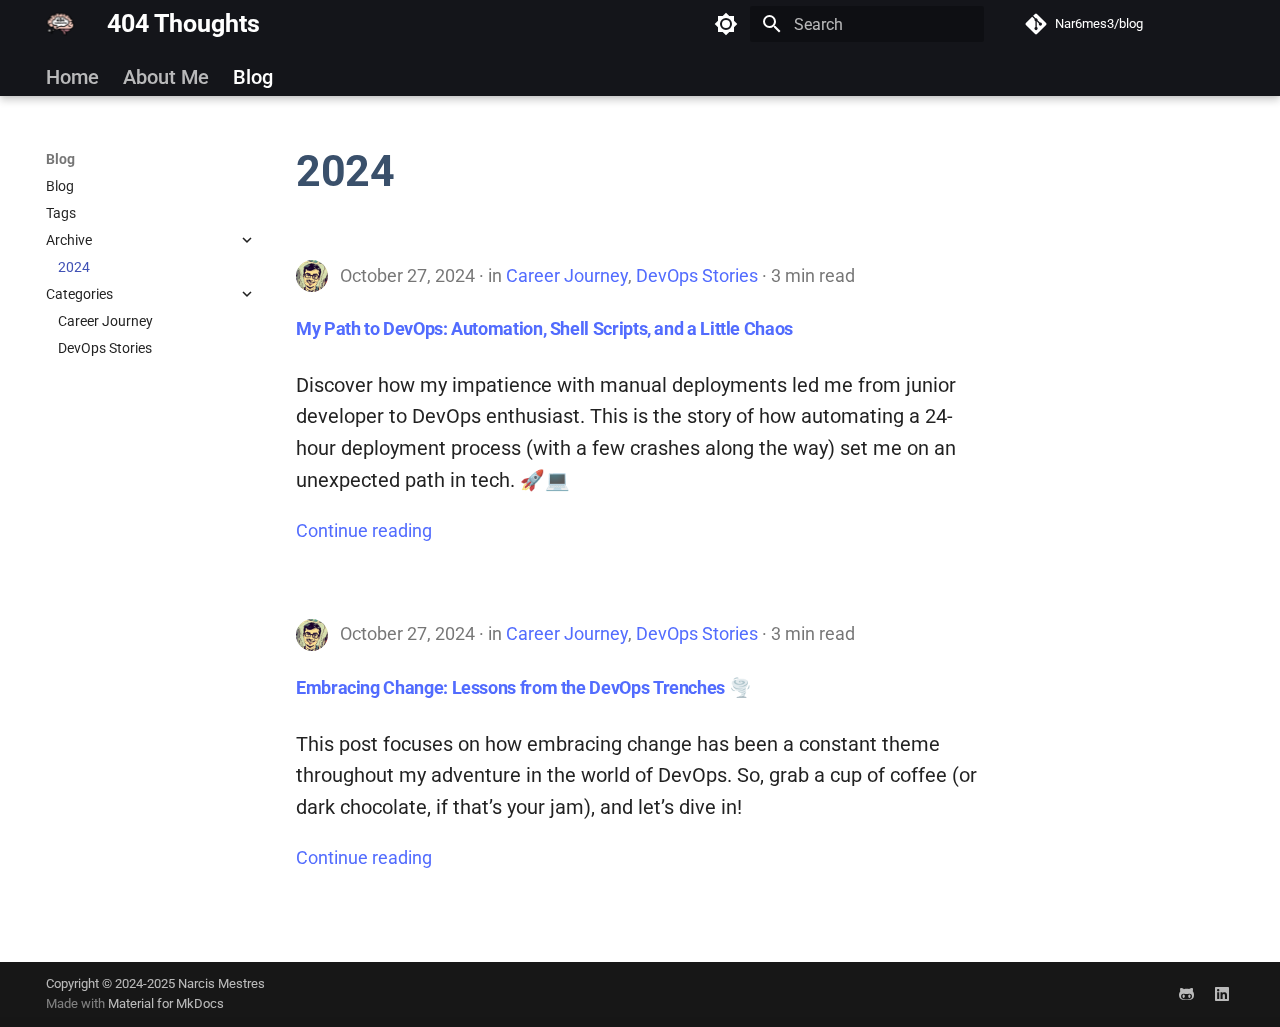
<file: blog/archive/2024/index.html>
<!doctype html>
<html lang="en" class="no-js">
  <head>
    
      <meta charset="utf-8">
      <meta name="viewport" content="width=device-width,initial-scale=1">
      
        <meta name="description" content="A place to dump technical solutions, thoughts and experiments">
      
      
        <meta name="author" content="Nacis Mestres">
      
      
        <link rel="canonical" href="https://nar6mes3.github.io/blog/blog/archive/2024/">
      
      
        <link rel="prev" href="../../category/devops-stories/">
      
      
      
      <link rel="icon" href="../../../assets/favicon.ico">
      <meta name="generator" content="mkdocs-1.6.1, mkdocs-material-9.5.42">
    
    
      
        <title>2024 - 404 Thoughts</title>
      
    
    
      <link rel="stylesheet" href="../../../assets/stylesheets/main.0253249f.min.css">
      
        
        <link rel="stylesheet" href="../../../assets/stylesheets/palette.06af60db.min.css">
      
      


    
    
      
    
    
      
        
        
        <link rel="preconnect" href="https://fonts.gstatic.com" crossorigin>
        <link rel="stylesheet" href="https://fonts.googleapis.com/css?family=Roboto:300,300i,400,400i,700,700i%7CRoboto+Mono:400,400i,700,700i&display=fallback">
        <style>:root{--md-text-font:"Roboto";--md-code-font:"Roboto Mono"}</style>
      
    
    
      <link rel="stylesheet" href="../../../css/custom.css">
    
    <script>__md_scope=new URL("../../..",location),__md_hash=e=>[...e].reduce(((e,_)=>(e<<5)-e+_.charCodeAt(0)),0),__md_get=(e,_=localStorage,t=__md_scope)=>JSON.parse(_.getItem(t.pathname+"."+e)),__md_set=(e,_,t=localStorage,a=__md_scope)=>{try{t.setItem(a.pathname+"."+e,JSON.stringify(_))}catch(e){}}</script>
    
      
  


    
    
      
        <meta  property="og:type"  content="website" >
      
        <meta  property="og:title"  content="2024 - 404 Thoughts" >
      
        <meta  property="og:description"  content="A place to dump technical solutions, thoughts and experiments" >
      
        <meta  property="og:image"  content="https://nar6mes3.github.io/blog/assets/images/social/blog/archive/2024.png" >
      
        <meta  property="og:image:type"  content="image/png" >
      
        <meta  property="og:image:width"  content="1200" >
      
        <meta  property="og:image:height"  content="630" >
      
        <meta  property="og:url"  content="https://nar6mes3.github.io/blog/blog/archive/2024/" >
      
        <meta  name="twitter:card"  content="summary_large_image" >
      
        <meta  name="twitter:title"  content="2024 - 404 Thoughts" >
      
        <meta  name="twitter:description"  content="A place to dump technical solutions, thoughts and experiments" >
      
        <meta  name="twitter:image"  content="https://nar6mes3.github.io/blog/assets/images/social/blog/archive/2024.png" >
      
    
    
  </head>
  
  
    
    
      
    
    
    
    
    <body dir="ltr" data-md-color-scheme="default" data-md-color-primary="black" data-md-color-accent="indigo">
  
    
    <input class="md-toggle" data-md-toggle="drawer" type="checkbox" id="__drawer" autocomplete="off">
    <input class="md-toggle" data-md-toggle="search" type="checkbox" id="__search" autocomplete="off">
    <label class="md-overlay" for="__drawer"></label>
    <div data-md-component="skip">
      
        
        <a href="#2024" class="md-skip">
          Skip to content
        </a>
      
    </div>
    <div data-md-component="announce">
      
    </div>
    
    
      

  

<header class="md-header md-header--shadow md-header--lifted" data-md-component="header">
  <nav class="md-header__inner md-grid" aria-label="Header">
    <a href="../../.." title="404 Thoughts" class="md-header__button md-logo" aria-label="404 Thoughts" data-md-component="logo">
      
  <img src="../../../assets/logo_brain_only-transparent.png" alt="logo">

    </a>
    <label class="md-header__button md-icon" for="__drawer">
      
      <svg xmlns="http://www.w3.org/2000/svg" viewBox="0 0 24 24"><path d="M3 6h18v2H3zm0 5h18v2H3zm0 5h18v2H3z"/></svg>
    </label>
    <div class="md-header__title" data-md-component="header-title">
      <div class="md-header__ellipsis">
        <div class="md-header__topic">
          <span class="md-ellipsis">
            404 Thoughts
          </span>
        </div>
        <div class="md-header__topic" data-md-component="header-topic">
          <span class="md-ellipsis">
            
              2024
            
          </span>
        </div>
      </div>
    </div>
    
      
        <form class="md-header__option" data-md-component="palette">
  
    
    
    
    <input class="md-option" data-md-color-media="(prefers-color-scheme: light)" data-md-color-scheme="default" data-md-color-primary="black" data-md-color-accent="indigo"  aria-label="Switch to dark mode"  type="radio" name="__palette" id="__palette_0">
    
      <label class="md-header__button md-icon" title="Switch to dark mode" for="__palette_1" hidden>
        <svg xmlns="http://www.w3.org/2000/svg" viewBox="0 0 24 24"><path d="M12 8a4 4 0 0 0-4 4 4 4 0 0 0 4 4 4 4 0 0 0 4-4 4 4 0 0 0-4-4m0 10a6 6 0 0 1-6-6 6 6 0 0 1 6-6 6 6 0 0 1 6 6 6 6 0 0 1-6 6m8-9.31V4h-4.69L12 .69 8.69 4H4v4.69L.69 12 4 15.31V20h4.69L12 23.31 15.31 20H20v-4.69L23.31 12z"/></svg>
      </label>
    
  
    
    
    
    <input class="md-option" data-md-color-media="(prefers-color-scheme: dark)" data-md-color-scheme="slate" data-md-color-primary="black" data-md-color-accent="silver"  aria-label="Switch to light mode"  type="radio" name="__palette" id="__palette_1">
    
      <label class="md-header__button md-icon" title="Switch to light mode" for="__palette_0" hidden>
        <svg xmlns="http://www.w3.org/2000/svg" viewBox="0 0 24 24"><path d="M12 18c-.89 0-1.74-.2-2.5-.55C11.56 16.5 13 14.42 13 12s-1.44-4.5-3.5-5.45C10.26 6.2 11.11 6 12 6a6 6 0 0 1 6 6 6 6 0 0 1-6 6m8-9.31V4h-4.69L12 .69 8.69 4H4v4.69L.69 12 4 15.31V20h4.69L12 23.31 15.31 20H20v-4.69L23.31 12z"/></svg>
      </label>
    
  
</form>
      
    
    
      <script>var palette=__md_get("__palette");if(palette&&palette.color){if("(prefers-color-scheme)"===palette.color.media){var media=matchMedia("(prefers-color-scheme: light)"),input=document.querySelector(media.matches?"[data-md-color-media='(prefers-color-scheme: light)']":"[data-md-color-media='(prefers-color-scheme: dark)']");palette.color.media=input.getAttribute("data-md-color-media"),palette.color.scheme=input.getAttribute("data-md-color-scheme"),palette.color.primary=input.getAttribute("data-md-color-primary"),palette.color.accent=input.getAttribute("data-md-color-accent")}for(var[key,value]of Object.entries(palette.color))document.body.setAttribute("data-md-color-"+key,value)}</script>
    
    
    
      <label class="md-header__button md-icon" for="__search">
        
        <svg xmlns="http://www.w3.org/2000/svg" viewBox="0 0 24 24"><path d="M9.5 3A6.5 6.5 0 0 1 16 9.5c0 1.61-.59 3.09-1.56 4.23l.27.27h.79l5 5-1.5 1.5-5-5v-.79l-.27-.27A6.52 6.52 0 0 1 9.5 16 6.5 6.5 0 0 1 3 9.5 6.5 6.5 0 0 1 9.5 3m0 2C7 5 5 7 5 9.5S7 14 9.5 14 14 12 14 9.5 12 5 9.5 5"/></svg>
      </label>
      <div class="md-search" data-md-component="search" role="dialog">
  <label class="md-search__overlay" for="__search"></label>
  <div class="md-search__inner" role="search">
    <form class="md-search__form" name="search">
      <input type="text" class="md-search__input" name="query" aria-label="Search" placeholder="Search" autocapitalize="off" autocorrect="off" autocomplete="off" spellcheck="false" data-md-component="search-query" required>
      <label class="md-search__icon md-icon" for="__search">
        
        <svg xmlns="http://www.w3.org/2000/svg" viewBox="0 0 24 24"><path d="M9.5 3A6.5 6.5 0 0 1 16 9.5c0 1.61-.59 3.09-1.56 4.23l.27.27h.79l5 5-1.5 1.5-5-5v-.79l-.27-.27A6.52 6.52 0 0 1 9.5 16 6.5 6.5 0 0 1 3 9.5 6.5 6.5 0 0 1 9.5 3m0 2C7 5 5 7 5 9.5S7 14 9.5 14 14 12 14 9.5 12 5 9.5 5"/></svg>
        
        <svg xmlns="http://www.w3.org/2000/svg" viewBox="0 0 24 24"><path d="M20 11v2H8l5.5 5.5-1.42 1.42L4.16 12l7.92-7.92L13.5 5.5 8 11z"/></svg>
      </label>
      <nav class="md-search__options" aria-label="Search">
        
          <a href="javascript:void(0)" class="md-search__icon md-icon" title="Share" aria-label="Share" data-clipboard data-clipboard-text="" data-md-component="search-share" tabindex="-1">
            
            <svg xmlns="http://www.w3.org/2000/svg" viewBox="0 0 24 24"><path d="M18 16.08c-.76 0-1.44.3-1.96.77L8.91 12.7c.05-.23.09-.46.09-.7s-.04-.47-.09-.7l7.05-4.11c.54.5 1.25.81 2.04.81a3 3 0 0 0 3-3 3 3 0 0 0-3-3 3 3 0 0 0-3 3c0 .24.04.47.09.7L8.04 9.81C7.5 9.31 6.79 9 6 9a3 3 0 0 0-3 3 3 3 0 0 0 3 3c.79 0 1.5-.31 2.04-.81l7.12 4.15c-.05.21-.08.43-.08.66 0 1.61 1.31 2.91 2.92 2.91s2.92-1.3 2.92-2.91A2.92 2.92 0 0 0 18 16.08"/></svg>
          </a>
        
        <button type="reset" class="md-search__icon md-icon" title="Clear" aria-label="Clear" tabindex="-1">
          
          <svg xmlns="http://www.w3.org/2000/svg" viewBox="0 0 24 24"><path d="M19 6.41 17.59 5 12 10.59 6.41 5 5 6.41 10.59 12 5 17.59 6.41 19 12 13.41 17.59 19 19 17.59 13.41 12z"/></svg>
        </button>
      </nav>
      
        <div class="md-search__suggest" data-md-component="search-suggest"></div>
      
    </form>
    <div class="md-search__output">
      <div class="md-search__scrollwrap" tabindex="0" data-md-scrollfix>
        <div class="md-search-result" data-md-component="search-result">
          <div class="md-search-result__meta">
            Initializing search
          </div>
          <ol class="md-search-result__list" role="presentation"></ol>
        </div>
      </div>
    </div>
  </div>
</div>
    
    
      <div class="md-header__source">
        <a href="https://github.com/nar6mes3/blog" title="Go to repository" class="md-source" data-md-component="source">
  <div class="md-source__icon md-icon">
    
    <svg xmlns="http://www.w3.org/2000/svg" viewBox="0 0 448 512"><!--! Font Awesome Free 6.6.0 by @fontawesome - https://fontawesome.com License - https://fontawesome.com/license/free (Icons: CC BY 4.0, Fonts: SIL OFL 1.1, Code: MIT License) Copyright 2024 Fonticons, Inc.--><path d="M439.55 236.05 244 40.45a28.87 28.87 0 0 0-40.81 0l-40.66 40.63 51.52 51.52c27.06-9.14 52.68 16.77 43.39 43.68l49.66 49.66c34.23-11.8 61.18 31 35.47 56.69-26.49 26.49-70.21-2.87-56-37.34L240.22 199v121.85c25.3 12.54 22.26 41.85 9.08 55a34.34 34.34 0 0 1-48.55 0c-17.57-17.6-11.07-46.91 11.25-56v-123c-20.8-8.51-24.6-30.74-18.64-45L142.57 101 8.45 235.14a28.86 28.86 0 0 0 0 40.81l195.61 195.6a28.86 28.86 0 0 0 40.8 0l194.69-194.69a28.86 28.86 0 0 0 0-40.81"/></svg>
  </div>
  <div class="md-source__repository">
    Nar6mes3/blog
  </div>
</a>
      </div>
    
  </nav>
  
    
      
<nav class="md-tabs" aria-label="Tabs" data-md-component="tabs">
  <div class="md-grid">
    <ul class="md-tabs__list">
      
        
  
  
  
    <li class="md-tabs__item">
      <a href="../../.." class="md-tabs__link">
        
  
    
  
  Home

      </a>
    </li>
  

      
        
  
  
  
    <li class="md-tabs__item">
      <a href="../../../about/" class="md-tabs__link">
        
  
    
  
  About Me

      </a>
    </li>
  

      
        
  
  
    
  
  
    
    
      <li class="md-tabs__item md-tabs__item--active">
        <a href="../../" class="md-tabs__link">
          
  
  Blog

        </a>
      </li>
    
  

      
    </ul>
  </div>
</nav>
    
  
</header>
    
    <div class="md-container" data-md-component="container">
      
      
        
      
      <main class="md-main" data-md-component="main">
        <div class="md-main__inner md-grid">
          
            
              
              <div class="md-sidebar md-sidebar--primary" data-md-component="sidebar" data-md-type="navigation" >
                <div class="md-sidebar__scrollwrap">
                  <div class="md-sidebar__inner">
                    


  


<nav class="md-nav md-nav--primary md-nav--lifted" aria-label="Navigation" data-md-level="0">
  <label class="md-nav__title" for="__drawer">
    <a href="../../.." title="404 Thoughts" class="md-nav__button md-logo" aria-label="404 Thoughts" data-md-component="logo">
      
  <img src="../../../assets/logo_brain_only-transparent.png" alt="logo">

    </a>
    404 Thoughts
  </label>
  
    <div class="md-nav__source">
      <a href="https://github.com/nar6mes3/blog" title="Go to repository" class="md-source" data-md-component="source">
  <div class="md-source__icon md-icon">
    
    <svg xmlns="http://www.w3.org/2000/svg" viewBox="0 0 448 512"><!--! Font Awesome Free 6.6.0 by @fontawesome - https://fontawesome.com License - https://fontawesome.com/license/free (Icons: CC BY 4.0, Fonts: SIL OFL 1.1, Code: MIT License) Copyright 2024 Fonticons, Inc.--><path d="M439.55 236.05 244 40.45a28.87 28.87 0 0 0-40.81 0l-40.66 40.63 51.52 51.52c27.06-9.14 52.68 16.77 43.39 43.68l49.66 49.66c34.23-11.8 61.18 31 35.47 56.69-26.49 26.49-70.21-2.87-56-37.34L240.22 199v121.85c25.3 12.54 22.26 41.85 9.08 55a34.34 34.34 0 0 1-48.55 0c-17.57-17.6-11.07-46.91 11.25-56v-123c-20.8-8.51-24.6-30.74-18.64-45L142.57 101 8.45 235.14a28.86 28.86 0 0 0 0 40.81l195.61 195.6a28.86 28.86 0 0 0 40.8 0l194.69-194.69a28.86 28.86 0 0 0 0-40.81"/></svg>
  </div>
  <div class="md-source__repository">
    Nar6mes3/blog
  </div>
</a>
    </div>
  
  <ul class="md-nav__list" data-md-scrollfix>
    
      
      
  
  
  
  
    <li class="md-nav__item">
      <a href="../../.." class="md-nav__link">
        
  
  <span class="md-ellipsis">
    Home
  </span>
  

      </a>
    </li>
  

    
      
      
  
  
  
  
    <li class="md-nav__item">
      <a href="../../../about/" class="md-nav__link">
        
  
  <span class="md-ellipsis">
    About Me
  </span>
  

      </a>
    </li>
  

    
      
      
  
  
    
  
  
  
    
    
    
      
        
        
      
      
    
    
    <li class="md-nav__item md-nav__item--active md-nav__item--section md-nav__item--nested">
      
        
        
        <input class="md-nav__toggle md-toggle " type="checkbox" id="__nav_3" checked>
        
          
          <label class="md-nav__link" for="__nav_3" id="__nav_3_label" tabindex="">
            
  
  <span class="md-ellipsis">
    Blog
  </span>
  

            <span class="md-nav__icon md-icon"></span>
          </label>
        
        <nav class="md-nav" data-md-level="1" aria-labelledby="__nav_3_label" aria-expanded="true">
          <label class="md-nav__title" for="__nav_3">
            <span class="md-nav__icon md-icon"></span>
            Blog
          </label>
          <ul class="md-nav__list" data-md-scrollfix>
            
              
                
  
  
  
    
  
  
    <li class="md-nav__item">
      <a href="../../" class="md-nav__link">
        
  
  <span class="md-ellipsis">
    Blog
  </span>
  

      </a>
    </li>
  

              
            
              
                
  
  
  
  
    <li class="md-nav__item">
      <a href="../../../tags/" class="md-nav__link">
        
  
  <span class="md-ellipsis">
    Tags
  </span>
  

      </a>
    </li>
  

              
            
              
                
  
  
    
  
  
  
    
    
    
      
      
    
    
    <li class="md-nav__item md-nav__item--active md-nav__item--nested">
      
        
        
        <input class="md-nav__toggle md-toggle " type="checkbox" id="__nav_3_3" checked>
        
          
          <label class="md-nav__link" for="__nav_3_3" id="__nav_3_3_label" tabindex="0">
            
  
  <span class="md-ellipsis">
    Archive
  </span>
  

            <span class="md-nav__icon md-icon"></span>
          </label>
        
        <nav class="md-nav" data-md-level="2" aria-labelledby="__nav_3_3_label" aria-expanded="true">
          <label class="md-nav__title" for="__nav_3_3">
            <span class="md-nav__icon md-icon"></span>
            Archive
          </label>
          <ul class="md-nav__list" data-md-scrollfix>
            
              
                
  
  
    
  
  
    
      
    
  
  
    <li class="md-nav__item md-nav__item--active">
      
      <input class="md-nav__toggle md-toggle" type="checkbox" id="__toc">
      
      
        
      
      
      <a href="./" class="md-nav__link md-nav__link--active">
        
  
  <span class="md-ellipsis">
    2024
  </span>
  

      </a>
      
    </li>
  

              
            
          </ul>
        </nav>
      
    </li>
  

              
            
              
                
  
  
  
  
    
    
    
      
      
    
    
    <li class="md-nav__item md-nav__item--nested">
      
        
        
          
        
        <input class="md-nav__toggle md-toggle md-toggle--indeterminate" type="checkbox" id="__nav_3_4" >
        
          
          <label class="md-nav__link" for="__nav_3_4" id="__nav_3_4_label" tabindex="0">
            
  
  <span class="md-ellipsis">
    Categories
  </span>
  

            <span class="md-nav__icon md-icon"></span>
          </label>
        
        <nav class="md-nav" data-md-level="2" aria-labelledby="__nav_3_4_label" aria-expanded="false">
          <label class="md-nav__title" for="__nav_3_4">
            <span class="md-nav__icon md-icon"></span>
            Categories
          </label>
          <ul class="md-nav__list" data-md-scrollfix>
            
              
                
  
  
  
    
  
  
    <li class="md-nav__item">
      <a href="../../category/career-journey/" class="md-nav__link">
        
  
  <span class="md-ellipsis">
    Career Journey
  </span>
  

      </a>
    </li>
  

              
            
              
                
  
  
  
    
  
  
    <li class="md-nav__item">
      <a href="../../category/devops-stories/" class="md-nav__link">
        
  
  <span class="md-ellipsis">
    DevOps Stories
  </span>
  

      </a>
    </li>
  

              
            
          </ul>
        </nav>
      
    </li>
  

              
            
          </ul>
        </nav>
      
    </li>
  

    
  </ul>
</nav>
                  </div>
                </div>
              </div>
            
            
              
              <div class="md-sidebar md-sidebar--secondary" data-md-component="sidebar" data-md-type="toc" >
                <div class="md-sidebar__scrollwrap">
                  <div class="md-sidebar__inner">
                    

<nav class="md-nav md-nav--secondary" aria-label="Table of contents">
  
  
  
    
  
  
</nav>
                  </div>
                </div>
              </div>
            
          
          
  <div class="md-content" data-md-component="content">
    <div class="md-content__inner">
      <header class="md-typeset">
        <h1 id="2024">2024</h1>
      </header>
      
        <article class="md-post md-post--excerpt">
  <header class="md-post__header">
    
      <nav class="md-post__authors md-typeset">
        
          <span class="md-author">
            <img src="../../../assets/narcis_comic_book.png" alt="Narcis Mestres">
          </span>
        
      </nav>
    
    <div class="md-post__meta md-meta">
      <ul class="md-meta__list">
        <li class="md-meta__item">
          <time datetime="2024-10-27 00:00:00">October 27, 2024</time></li>
        
          <li class="md-meta__item">
            in
            
              <a href="../../category/career-journey/" class="md-meta__link">Career Journey</a>, 
              <a href="../../category/devops-stories/" class="md-meta__link">DevOps Stories</a></li>
        
        
          
          <li class="md-meta__item">
            
              3 min read
            
          </li>
        
      </ul>
      
    </div>
  </header>
  <div class="md-post__content md-typeset">
    <h2 id="my-path-to-devops-automation-shell-scripts-and-a-little-chaos"><a class="toclink" href="../../2024/10/27/my-path-to-devops-automation-shell-scripts-and-a-little-chaos/">My Path to DevOps: Automation, Shell Scripts, and a Little Chaos</a></h2>
<p>Discover how my impatience with manual deployments led me from junior developer to DevOps enthusiast. This is the story of how automating a 24-hour deployment process (with a few crashes along the way) set me on an unexpected path in tech. 🚀💻</p>

    
      <nav class="md-post__action">
        <a href="../../2024/10/27/my-path-to-devops-automation-shell-scripts-and-a-little-chaos/">
          Continue reading
        </a>
      </nav>
    
  </div>
</article>
      
        <article class="md-post md-post--excerpt">
  <header class="md-post__header">
    
      <nav class="md-post__authors md-typeset">
        
          <span class="md-author">
            <img src="../../../assets/narcis_comic_book.png" alt="Narcis Mestres">
          </span>
        
      </nav>
    
    <div class="md-post__meta md-meta">
      <ul class="md-meta__list">
        <li class="md-meta__item">
          <time datetime="2024-10-27 00:00:00">October 27, 2024</time></li>
        
          <li class="md-meta__item">
            in
            
              <a href="../../category/career-journey/" class="md-meta__link">Career Journey</a>, 
              <a href="../../category/devops-stories/" class="md-meta__link">DevOps Stories</a></li>
        
        
          
          <li class="md-meta__item">
            
              3 min read
            
          </li>
        
      </ul>
      
    </div>
  </header>
  <div class="md-post__content md-typeset">
    <h2 id="embracing-change-lessons-from-the-devops-trenches"><a class="toclink" href="../../2024/10/27/embracing-change-lessons-from-the-devops-trenches-/">Embracing Change: Lessons from the DevOps Trenches 🌪️</a></h2>
<p>This post focuses on how embracing change has been a constant theme throughout my adventure in the world of DevOps. So, grab a cup of coffee (or dark chocolate, if that’s your jam), and let’s dive in!</p>

    
      <nav class="md-post__action">
        <a href="../../2024/10/27/embracing-change-lessons-from-the-devops-trenches-/">
          Continue reading
        </a>
      </nav>
    
  </div>
</article>
      
      
        
          



<nav class="md-pagination">
  
</nav>
        
      
    </div>
  </div>

          
<script>var target=document.getElementById(location.hash.slice(1));target&&target.name&&(target.checked=target.name.startsWith("__tabbed_"))</script>
        </div>
        
          <button type="button" class="md-top md-icon" data-md-component="top" hidden>
  
  <svg xmlns="http://www.w3.org/2000/svg" viewBox="0 0 24 24"><path d="M13 20h-2V8l-5.5 5.5-1.42-1.42L12 4.16l7.92 7.92-1.42 1.42L13 8z"/></svg>
  Back to top
</button>
        
      </main>
      
        <footer class="md-footer">
  
  <div class="md-footer-meta md-typeset">
    <div class="md-footer-meta__inner md-grid">
      <div class="md-copyright">
  
    <div class="md-copyright__highlight">
      Copyright &copy; 2024-2025 Narcis Mestres
    </div>
  
  
    Made with
    <a href="https://squidfunk.github.io/mkdocs-material/" target="_blank" rel="noopener">
      Material for MkDocs
    </a>
  
</div>
      
        <div class="md-social">
  
    
    
    
    
      
      
    
    <a href="https://github.com/nar6mes3" target="_blank" rel="noopener" title="github.com" class="md-social__link">
      <svg xmlns="http://www.w3.org/2000/svg" viewBox="0 0 480 512"><!--! Font Awesome Free 6.6.0 by @fontawesome - https://fontawesome.com License - https://fontawesome.com/license/free (Icons: CC BY 4.0, Fonts: SIL OFL 1.1, Code: MIT License) Copyright 2024 Fonticons, Inc.--><path d="M186.1 328.7c0 20.9-10.9 55.1-36.7 55.1s-36.7-34.2-36.7-55.1 10.9-55.1 36.7-55.1 36.7 34.2 36.7 55.1M480 278.2c0 31.9-3.2 65.7-17.5 95-37.9 76.6-142.1 74.8-216.7 74.8-75.8 0-186.2 2.7-225.6-74.8-14.6-29-20.2-63.1-20.2-95 0-41.9 13.9-81.5 41.5-113.6-5.2-15.8-7.7-32.4-7.7-48.8 0-21.5 4.9-32.3 14.6-51.8 45.3 0 74.3 9 108.8 36 29-6.9 58.8-10 88.7-10 27 0 54.2 2.9 80.4 9.2 34-26.7 63-35.2 107.8-35.2 9.8 19.5 14.6 30.3 14.6 51.8 0 16.4-2.6 32.7-7.7 48.2 27.5 32.4 39 72.3 39 114.2m-64.3 50.5c0-43.9-26.7-82.6-73.5-82.6-18.9 0-37 3.4-56 6-14.9 2.3-29.8 3.2-45.1 3.2-15.2 0-30.1-.9-45.1-3.2-18.7-2.6-37-6-56-6-46.8 0-73.5 38.7-73.5 82.6 0 87.8 80.4 101.3 150.4 101.3h48.2c70.3 0 150.6-13.4 150.6-101.3m-82.6-55.1c-25.8 0-36.7 34.2-36.7 55.1s10.9 55.1 36.7 55.1 36.7-34.2 36.7-55.1-10.9-55.1-36.7-55.1"/></svg>
    </a>
  
    
    
    
    
      
      
    
    <a href="https://www.linkedin.com/in/narcis-mestres/" target="_blank" rel="noopener" title="www.linkedin.com" class="md-social__link">
      <svg xmlns="http://www.w3.org/2000/svg" viewBox="0 0 448 512"><!--! Font Awesome Free 6.6.0 by @fontawesome - https://fontawesome.com License - https://fontawesome.com/license/free (Icons: CC BY 4.0, Fonts: SIL OFL 1.1, Code: MIT License) Copyright 2024 Fonticons, Inc.--><path d="M416 32H31.9C14.3 32 0 46.5 0 64.3v383.4C0 465.5 14.3 480 31.9 480H416c17.6 0 32-14.5 32-32.3V64.3c0-17.8-14.4-32.3-32-32.3M135.4 416H69V202.2h66.5V416zm-33.2-243c-21.3 0-38.5-17.3-38.5-38.5S80.9 96 102.2 96c21.2 0 38.5 17.3 38.5 38.5 0 21.3-17.2 38.5-38.5 38.5m282.1 243h-66.4V312c0-24.8-.5-56.7-34.5-56.7-34.6 0-39.9 27-39.9 54.9V416h-66.4V202.2h63.7v29.2h.9c8.9-16.8 30.6-34.5 62.9-34.5 67.2 0 79.7 44.3 79.7 101.9z"/></svg>
    </a>
  
</div>
      
    </div>
  </div>
</footer>
      
    </div>
    <div class="md-dialog" data-md-component="dialog">
      <div class="md-dialog__inner md-typeset"></div>
    </div>
    
      <div class="md-progress" data-md-component="progress" role="progressbar"></div>
    
    
    <script id="__config" type="application/json">{"base": "../../..", "features": ["navigation.instant", "navigation.instant.progress", "navigation.instant.preview", "navigation.tracking", "navigation.tabs", "navigation.tabs.sticky", "navigation.section", "navigation.expand", "navigation.top", "search.highlight", "search.share", "search.suggest", "content.code.copy", "content.code.annotate", "content.code.select", "tags"], "search": "../../../assets/javascripts/workers/search.6ce7567c.min.js", "tags": {"enabled": true, "tags": true}, "translations": {"clipboard.copied": "Copied to clipboard", "clipboard.copy": "Copy to clipboard", "search.result.more.one": "1 more on this page", "search.result.more.other": "# more on this page", "search.result.none": "No matching documents", "search.result.one": "1 matching document", "search.result.other": "# matching documents", "search.result.placeholder": "Type to start searching", "search.result.term.missing": "Missing", "select.version": "Select version"}}</script>
    
    
      <script src="../../../assets/javascripts/bundle.83f73b43.min.js"></script>
      
    
  </body>
</html>
</file>
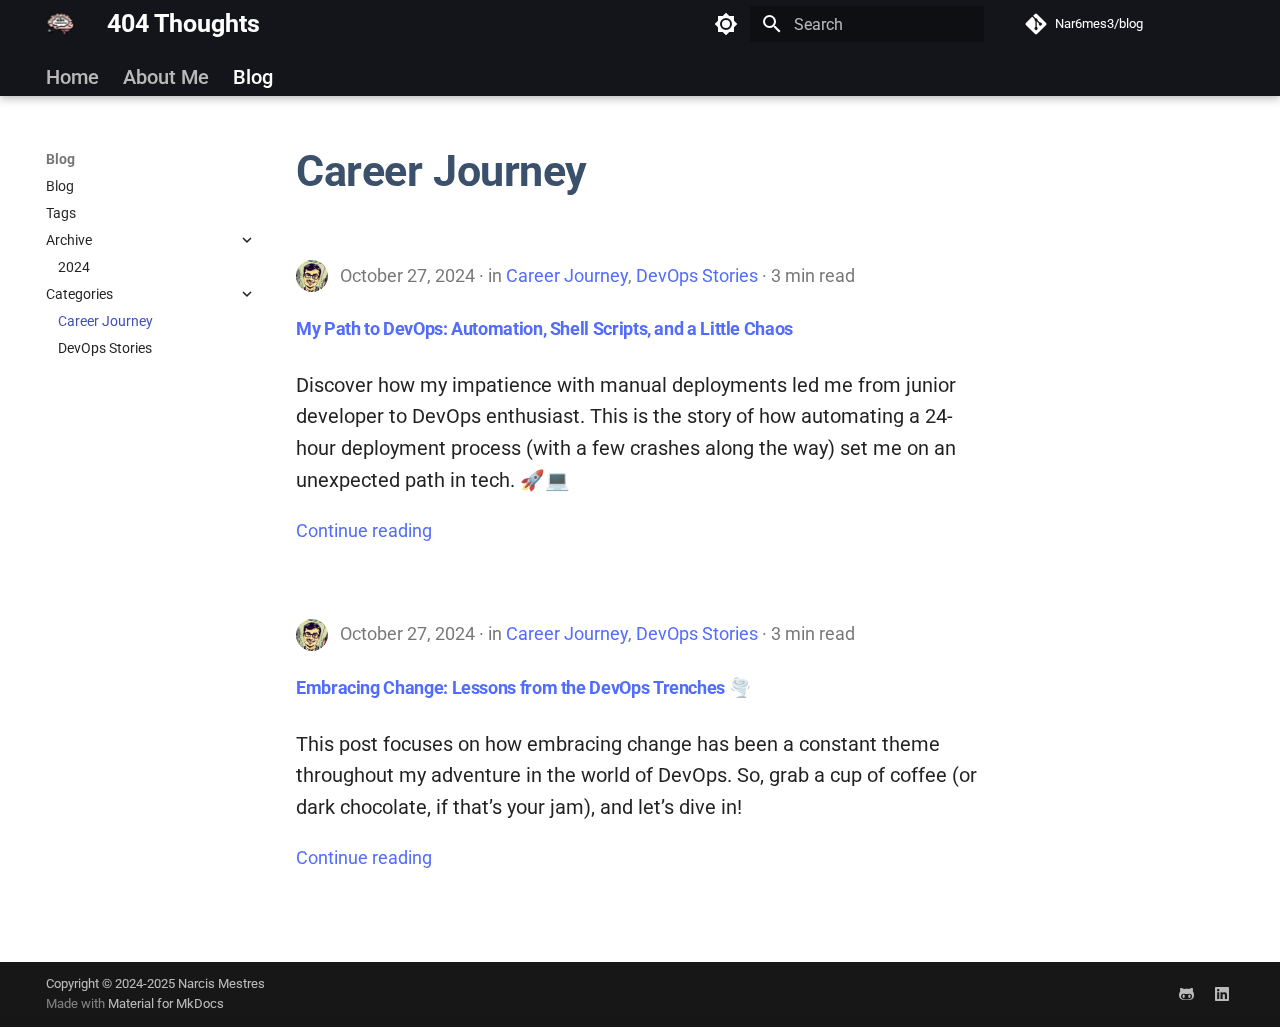
<file: blog/category/career-journey/index.html>
<!doctype html>
<html lang="en" class="no-js">
  <head>
    
      <meta charset="utf-8">
      <meta name="viewport" content="width=device-width,initial-scale=1">
      
        <meta name="description" content="A place to dump technical solutions, thoughts and experiments">
      
      
        <meta name="author" content="Nacis Mestres">
      
      
        <link rel="canonical" href="https://nar6mes3.github.io/blog/blog/category/career-journey/">
      
      
        <link rel="prev" href="../../../tags/">
      
      
        <link rel="next" href="../devops-stories/">
      
      
      <link rel="icon" href="../../../assets/favicon.ico">
      <meta name="generator" content="mkdocs-1.6.1, mkdocs-material-9.5.42">
    
    
      
        <title>Career Journey - 404 Thoughts</title>
      
    
    
      <link rel="stylesheet" href="../../../assets/stylesheets/main.0253249f.min.css">
      
        
        <link rel="stylesheet" href="../../../assets/stylesheets/palette.06af60db.min.css">
      
      


    
    
      
    
    
      
        
        
        <link rel="preconnect" href="https://fonts.gstatic.com" crossorigin>
        <link rel="stylesheet" href="https://fonts.googleapis.com/css?family=Roboto:300,300i,400,400i,700,700i%7CRoboto+Mono:400,400i,700,700i&display=fallback">
        <style>:root{--md-text-font:"Roboto";--md-code-font:"Roboto Mono"}</style>
      
    
    
      <link rel="stylesheet" href="../../../css/custom.css">
    
    <script>__md_scope=new URL("../../..",location),__md_hash=e=>[...e].reduce(((e,_)=>(e<<5)-e+_.charCodeAt(0)),0),__md_get=(e,_=localStorage,t=__md_scope)=>JSON.parse(_.getItem(t.pathname+"."+e)),__md_set=(e,_,t=localStorage,a=__md_scope)=>{try{t.setItem(a.pathname+"."+e,JSON.stringify(_))}catch(e){}}</script>
    
      
  


    
    
      
        <meta  property="og:type"  content="website" >
      
        <meta  property="og:title"  content="Career Journey - 404 Thoughts" >
      
        <meta  property="og:description"  content="A place to dump technical solutions, thoughts and experiments" >
      
        <meta  property="og:image"  content="https://nar6mes3.github.io/blog/assets/images/social/blog/category/career-journey.png" >
      
        <meta  property="og:image:type"  content="image/png" >
      
        <meta  property="og:image:width"  content="1200" >
      
        <meta  property="og:image:height"  content="630" >
      
        <meta  property="og:url"  content="https://nar6mes3.github.io/blog/blog/category/career-journey/" >
      
        <meta  name="twitter:card"  content="summary_large_image" >
      
        <meta  name="twitter:title"  content="Career Journey - 404 Thoughts" >
      
        <meta  name="twitter:description"  content="A place to dump technical solutions, thoughts and experiments" >
      
        <meta  name="twitter:image"  content="https://nar6mes3.github.io/blog/assets/images/social/blog/category/career-journey.png" >
      
    
    
  </head>
  
  
    
    
      
    
    
    
    
    <body dir="ltr" data-md-color-scheme="default" data-md-color-primary="black" data-md-color-accent="indigo">
  
    
    <input class="md-toggle" data-md-toggle="drawer" type="checkbox" id="__drawer" autocomplete="off">
    <input class="md-toggle" data-md-toggle="search" type="checkbox" id="__search" autocomplete="off">
    <label class="md-overlay" for="__drawer"></label>
    <div data-md-component="skip">
      
        
        <a href="#career-journey" class="md-skip">
          Skip to content
        </a>
      
    </div>
    <div data-md-component="announce">
      
    </div>
    
    
      

  

<header class="md-header md-header--shadow md-header--lifted" data-md-component="header">
  <nav class="md-header__inner md-grid" aria-label="Header">
    <a href="../../.." title="404 Thoughts" class="md-header__button md-logo" aria-label="404 Thoughts" data-md-component="logo">
      
  <img src="../../../assets/logo_brain_only-transparent.png" alt="logo">

    </a>
    <label class="md-header__button md-icon" for="__drawer">
      
      <svg xmlns="http://www.w3.org/2000/svg" viewBox="0 0 24 24"><path d="M3 6h18v2H3zm0 5h18v2H3zm0 5h18v2H3z"/></svg>
    </label>
    <div class="md-header__title" data-md-component="header-title">
      <div class="md-header__ellipsis">
        <div class="md-header__topic">
          <span class="md-ellipsis">
            404 Thoughts
          </span>
        </div>
        <div class="md-header__topic" data-md-component="header-topic">
          <span class="md-ellipsis">
            
              Career Journey
            
          </span>
        </div>
      </div>
    </div>
    
      
        <form class="md-header__option" data-md-component="palette">
  
    
    
    
    <input class="md-option" data-md-color-media="(prefers-color-scheme: light)" data-md-color-scheme="default" data-md-color-primary="black" data-md-color-accent="indigo"  aria-label="Switch to dark mode"  type="radio" name="__palette" id="__palette_0">
    
      <label class="md-header__button md-icon" title="Switch to dark mode" for="__palette_1" hidden>
        <svg xmlns="http://www.w3.org/2000/svg" viewBox="0 0 24 24"><path d="M12 8a4 4 0 0 0-4 4 4 4 0 0 0 4 4 4 4 0 0 0 4-4 4 4 0 0 0-4-4m0 10a6 6 0 0 1-6-6 6 6 0 0 1 6-6 6 6 0 0 1 6 6 6 6 0 0 1-6 6m8-9.31V4h-4.69L12 .69 8.69 4H4v4.69L.69 12 4 15.31V20h4.69L12 23.31 15.31 20H20v-4.69L23.31 12z"/></svg>
      </label>
    
  
    
    
    
    <input class="md-option" data-md-color-media="(prefers-color-scheme: dark)" data-md-color-scheme="slate" data-md-color-primary="black" data-md-color-accent="silver"  aria-label="Switch to light mode"  type="radio" name="__palette" id="__palette_1">
    
      <label class="md-header__button md-icon" title="Switch to light mode" for="__palette_0" hidden>
        <svg xmlns="http://www.w3.org/2000/svg" viewBox="0 0 24 24"><path d="M12 18c-.89 0-1.74-.2-2.5-.55C11.56 16.5 13 14.42 13 12s-1.44-4.5-3.5-5.45C10.26 6.2 11.11 6 12 6a6 6 0 0 1 6 6 6 6 0 0 1-6 6m8-9.31V4h-4.69L12 .69 8.69 4H4v4.69L.69 12 4 15.31V20h4.69L12 23.31 15.31 20H20v-4.69L23.31 12z"/></svg>
      </label>
    
  
</form>
      
    
    
      <script>var palette=__md_get("__palette");if(palette&&palette.color){if("(prefers-color-scheme)"===palette.color.media){var media=matchMedia("(prefers-color-scheme: light)"),input=document.querySelector(media.matches?"[data-md-color-media='(prefers-color-scheme: light)']":"[data-md-color-media='(prefers-color-scheme: dark)']");palette.color.media=input.getAttribute("data-md-color-media"),palette.color.scheme=input.getAttribute("data-md-color-scheme"),palette.color.primary=input.getAttribute("data-md-color-primary"),palette.color.accent=input.getAttribute("data-md-color-accent")}for(var[key,value]of Object.entries(palette.color))document.body.setAttribute("data-md-color-"+key,value)}</script>
    
    
    
      <label class="md-header__button md-icon" for="__search">
        
        <svg xmlns="http://www.w3.org/2000/svg" viewBox="0 0 24 24"><path d="M9.5 3A6.5 6.5 0 0 1 16 9.5c0 1.61-.59 3.09-1.56 4.23l.27.27h.79l5 5-1.5 1.5-5-5v-.79l-.27-.27A6.52 6.52 0 0 1 9.5 16 6.5 6.5 0 0 1 3 9.5 6.5 6.5 0 0 1 9.5 3m0 2C7 5 5 7 5 9.5S7 14 9.5 14 14 12 14 9.5 12 5 9.5 5"/></svg>
      </label>
      <div class="md-search" data-md-component="search" role="dialog">
  <label class="md-search__overlay" for="__search"></label>
  <div class="md-search__inner" role="search">
    <form class="md-search__form" name="search">
      <input type="text" class="md-search__input" name="query" aria-label="Search" placeholder="Search" autocapitalize="off" autocorrect="off" autocomplete="off" spellcheck="false" data-md-component="search-query" required>
      <label class="md-search__icon md-icon" for="__search">
        
        <svg xmlns="http://www.w3.org/2000/svg" viewBox="0 0 24 24"><path d="M9.5 3A6.5 6.5 0 0 1 16 9.5c0 1.61-.59 3.09-1.56 4.23l.27.27h.79l5 5-1.5 1.5-5-5v-.79l-.27-.27A6.52 6.52 0 0 1 9.5 16 6.5 6.5 0 0 1 3 9.5 6.5 6.5 0 0 1 9.5 3m0 2C7 5 5 7 5 9.5S7 14 9.5 14 14 12 14 9.5 12 5 9.5 5"/></svg>
        
        <svg xmlns="http://www.w3.org/2000/svg" viewBox="0 0 24 24"><path d="M20 11v2H8l5.5 5.5-1.42 1.42L4.16 12l7.92-7.92L13.5 5.5 8 11z"/></svg>
      </label>
      <nav class="md-search__options" aria-label="Search">
        
          <a href="javascript:void(0)" class="md-search__icon md-icon" title="Share" aria-label="Share" data-clipboard data-clipboard-text="" data-md-component="search-share" tabindex="-1">
            
            <svg xmlns="http://www.w3.org/2000/svg" viewBox="0 0 24 24"><path d="M18 16.08c-.76 0-1.44.3-1.96.77L8.91 12.7c.05-.23.09-.46.09-.7s-.04-.47-.09-.7l7.05-4.11c.54.5 1.25.81 2.04.81a3 3 0 0 0 3-3 3 3 0 0 0-3-3 3 3 0 0 0-3 3c0 .24.04.47.09.7L8.04 9.81C7.5 9.31 6.79 9 6 9a3 3 0 0 0-3 3 3 3 0 0 0 3 3c.79 0 1.5-.31 2.04-.81l7.12 4.15c-.05.21-.08.43-.08.66 0 1.61 1.31 2.91 2.92 2.91s2.92-1.3 2.92-2.91A2.92 2.92 0 0 0 18 16.08"/></svg>
          </a>
        
        <button type="reset" class="md-search__icon md-icon" title="Clear" aria-label="Clear" tabindex="-1">
          
          <svg xmlns="http://www.w3.org/2000/svg" viewBox="0 0 24 24"><path d="M19 6.41 17.59 5 12 10.59 6.41 5 5 6.41 10.59 12 5 17.59 6.41 19 12 13.41 17.59 19 19 17.59 13.41 12z"/></svg>
        </button>
      </nav>
      
        <div class="md-search__suggest" data-md-component="search-suggest"></div>
      
    </form>
    <div class="md-search__output">
      <div class="md-search__scrollwrap" tabindex="0" data-md-scrollfix>
        <div class="md-search-result" data-md-component="search-result">
          <div class="md-search-result__meta">
            Initializing search
          </div>
          <ol class="md-search-result__list" role="presentation"></ol>
        </div>
      </div>
    </div>
  </div>
</div>
    
    
      <div class="md-header__source">
        <a href="https://github.com/nar6mes3/blog" title="Go to repository" class="md-source" data-md-component="source">
  <div class="md-source__icon md-icon">
    
    <svg xmlns="http://www.w3.org/2000/svg" viewBox="0 0 448 512"><!--! Font Awesome Free 6.6.0 by @fontawesome - https://fontawesome.com License - https://fontawesome.com/license/free (Icons: CC BY 4.0, Fonts: SIL OFL 1.1, Code: MIT License) Copyright 2024 Fonticons, Inc.--><path d="M439.55 236.05 244 40.45a28.87 28.87 0 0 0-40.81 0l-40.66 40.63 51.52 51.52c27.06-9.14 52.68 16.77 43.39 43.68l49.66 49.66c34.23-11.8 61.18 31 35.47 56.69-26.49 26.49-70.21-2.87-56-37.34L240.22 199v121.85c25.3 12.54 22.26 41.85 9.08 55a34.34 34.34 0 0 1-48.55 0c-17.57-17.6-11.07-46.91 11.25-56v-123c-20.8-8.51-24.6-30.74-18.64-45L142.57 101 8.45 235.14a28.86 28.86 0 0 0 0 40.81l195.61 195.6a28.86 28.86 0 0 0 40.8 0l194.69-194.69a28.86 28.86 0 0 0 0-40.81"/></svg>
  </div>
  <div class="md-source__repository">
    Nar6mes3/blog
  </div>
</a>
      </div>
    
  </nav>
  
    
      
<nav class="md-tabs" aria-label="Tabs" data-md-component="tabs">
  <div class="md-grid">
    <ul class="md-tabs__list">
      
        
  
  
  
    <li class="md-tabs__item">
      <a href="../../.." class="md-tabs__link">
        
  
    
  
  Home

      </a>
    </li>
  

      
        
  
  
  
    <li class="md-tabs__item">
      <a href="../../../about/" class="md-tabs__link">
        
  
    
  
  About Me

      </a>
    </li>
  

      
        
  
  
    
  
  
    
    
      <li class="md-tabs__item md-tabs__item--active">
        <a href="../../" class="md-tabs__link">
          
  
  Blog

        </a>
      </li>
    
  

      
    </ul>
  </div>
</nav>
    
  
</header>
    
    <div class="md-container" data-md-component="container">
      
      
        
      
      <main class="md-main" data-md-component="main">
        <div class="md-main__inner md-grid">
          
            
              
              <div class="md-sidebar md-sidebar--primary" data-md-component="sidebar" data-md-type="navigation" >
                <div class="md-sidebar__scrollwrap">
                  <div class="md-sidebar__inner">
                    


  


<nav class="md-nav md-nav--primary md-nav--lifted" aria-label="Navigation" data-md-level="0">
  <label class="md-nav__title" for="__drawer">
    <a href="../../.." title="404 Thoughts" class="md-nav__button md-logo" aria-label="404 Thoughts" data-md-component="logo">
      
  <img src="../../../assets/logo_brain_only-transparent.png" alt="logo">

    </a>
    404 Thoughts
  </label>
  
    <div class="md-nav__source">
      <a href="https://github.com/nar6mes3/blog" title="Go to repository" class="md-source" data-md-component="source">
  <div class="md-source__icon md-icon">
    
    <svg xmlns="http://www.w3.org/2000/svg" viewBox="0 0 448 512"><!--! Font Awesome Free 6.6.0 by @fontawesome - https://fontawesome.com License - https://fontawesome.com/license/free (Icons: CC BY 4.0, Fonts: SIL OFL 1.1, Code: MIT License) Copyright 2024 Fonticons, Inc.--><path d="M439.55 236.05 244 40.45a28.87 28.87 0 0 0-40.81 0l-40.66 40.63 51.52 51.52c27.06-9.14 52.68 16.77 43.39 43.68l49.66 49.66c34.23-11.8 61.18 31 35.47 56.69-26.49 26.49-70.21-2.87-56-37.34L240.22 199v121.85c25.3 12.54 22.26 41.85 9.08 55a34.34 34.34 0 0 1-48.55 0c-17.57-17.6-11.07-46.91 11.25-56v-123c-20.8-8.51-24.6-30.74-18.64-45L142.57 101 8.45 235.14a28.86 28.86 0 0 0 0 40.81l195.61 195.6a28.86 28.86 0 0 0 40.8 0l194.69-194.69a28.86 28.86 0 0 0 0-40.81"/></svg>
  </div>
  <div class="md-source__repository">
    Nar6mes3/blog
  </div>
</a>
    </div>
  
  <ul class="md-nav__list" data-md-scrollfix>
    
      
      
  
  
  
  
    <li class="md-nav__item">
      <a href="../../.." class="md-nav__link">
        
  
  <span class="md-ellipsis">
    Home
  </span>
  

      </a>
    </li>
  

    
      
      
  
  
  
  
    <li class="md-nav__item">
      <a href="../../../about/" class="md-nav__link">
        
  
  <span class="md-ellipsis">
    About Me
  </span>
  

      </a>
    </li>
  

    
      
      
  
  
    
  
  
  
    
    
    
      
        
        
      
      
    
    
    <li class="md-nav__item md-nav__item--active md-nav__item--section md-nav__item--nested">
      
        
        
        <input class="md-nav__toggle md-toggle " type="checkbox" id="__nav_3" checked>
        
          
          <label class="md-nav__link" for="__nav_3" id="__nav_3_label" tabindex="">
            
  
  <span class="md-ellipsis">
    Blog
  </span>
  

            <span class="md-nav__icon md-icon"></span>
          </label>
        
        <nav class="md-nav" data-md-level="1" aria-labelledby="__nav_3_label" aria-expanded="true">
          <label class="md-nav__title" for="__nav_3">
            <span class="md-nav__icon md-icon"></span>
            Blog
          </label>
          <ul class="md-nav__list" data-md-scrollfix>
            
              
                
  
  
  
    
  
  
    <li class="md-nav__item">
      <a href="../../" class="md-nav__link">
        
  
  <span class="md-ellipsis">
    Blog
  </span>
  

      </a>
    </li>
  

              
            
              
                
  
  
  
  
    <li class="md-nav__item">
      <a href="../../../tags/" class="md-nav__link">
        
  
  <span class="md-ellipsis">
    Tags
  </span>
  

      </a>
    </li>
  

              
            
              
                
  
  
  
  
    
    
    
      
      
    
    
    <li class="md-nav__item md-nav__item--nested">
      
        
        
          
        
        <input class="md-nav__toggle md-toggle md-toggle--indeterminate" type="checkbox" id="__nav_3_3" >
        
          
          <label class="md-nav__link" for="__nav_3_3" id="__nav_3_3_label" tabindex="0">
            
  
  <span class="md-ellipsis">
    Archive
  </span>
  

            <span class="md-nav__icon md-icon"></span>
          </label>
        
        <nav class="md-nav" data-md-level="2" aria-labelledby="__nav_3_3_label" aria-expanded="false">
          <label class="md-nav__title" for="__nav_3_3">
            <span class="md-nav__icon md-icon"></span>
            Archive
          </label>
          <ul class="md-nav__list" data-md-scrollfix>
            
              
                
  
  
  
    
  
  
    <li class="md-nav__item">
      <a href="../../archive/2024/" class="md-nav__link">
        
  
  <span class="md-ellipsis">
    2024
  </span>
  

      </a>
    </li>
  

              
            
          </ul>
        </nav>
      
    </li>
  

              
            
              
                
  
  
    
  
  
  
    
    
    
      
      
    
    
    <li class="md-nav__item md-nav__item--active md-nav__item--nested">
      
        
        
        <input class="md-nav__toggle md-toggle " type="checkbox" id="__nav_3_4" checked>
        
          
          <label class="md-nav__link" for="__nav_3_4" id="__nav_3_4_label" tabindex="0">
            
  
  <span class="md-ellipsis">
    Categories
  </span>
  

            <span class="md-nav__icon md-icon"></span>
          </label>
        
        <nav class="md-nav" data-md-level="2" aria-labelledby="__nav_3_4_label" aria-expanded="true">
          <label class="md-nav__title" for="__nav_3_4">
            <span class="md-nav__icon md-icon"></span>
            Categories
          </label>
          <ul class="md-nav__list" data-md-scrollfix>
            
              
                
  
  
    
  
  
    
      
    
  
  
    <li class="md-nav__item md-nav__item--active">
      
      <input class="md-nav__toggle md-toggle" type="checkbox" id="__toc">
      
      
        
      
      
      <a href="./" class="md-nav__link md-nav__link--active">
        
  
  <span class="md-ellipsis">
    Career Journey
  </span>
  

      </a>
      
    </li>
  

              
            
              
                
  
  
  
    
  
  
    <li class="md-nav__item">
      <a href="../devops-stories/" class="md-nav__link">
        
  
  <span class="md-ellipsis">
    DevOps Stories
  </span>
  

      </a>
    </li>
  

              
            
          </ul>
        </nav>
      
    </li>
  

              
            
          </ul>
        </nav>
      
    </li>
  

    
  </ul>
</nav>
                  </div>
                </div>
              </div>
            
            
              
              <div class="md-sidebar md-sidebar--secondary" data-md-component="sidebar" data-md-type="toc" >
                <div class="md-sidebar__scrollwrap">
                  <div class="md-sidebar__inner">
                    

<nav class="md-nav md-nav--secondary" aria-label="Table of contents">
  
  
  
    
  
  
</nav>
                  </div>
                </div>
              </div>
            
          
          
  <div class="md-content" data-md-component="content">
    <div class="md-content__inner">
      <header class="md-typeset">
        <h1 id="career-journey">Career Journey</h1>
      </header>
      
        <article class="md-post md-post--excerpt">
  <header class="md-post__header">
    
      <nav class="md-post__authors md-typeset">
        
          <span class="md-author">
            <img src="../../../assets/narcis_comic_book.png" alt="Narcis Mestres">
          </span>
        
      </nav>
    
    <div class="md-post__meta md-meta">
      <ul class="md-meta__list">
        <li class="md-meta__item">
          <time datetime="2024-10-27 00:00:00">October 27, 2024</time></li>
        
          <li class="md-meta__item">
            in
            
              <a href="./" class="md-meta__link">Career Journey</a>, 
              <a href="../devops-stories/" class="md-meta__link">DevOps Stories</a></li>
        
        
          
          <li class="md-meta__item">
            
              3 min read
            
          </li>
        
      </ul>
      
    </div>
  </header>
  <div class="md-post__content md-typeset">
    <h2 id="my-path-to-devops-automation-shell-scripts-and-a-little-chaos"><a class="toclink" href="../../2024/10/27/my-path-to-devops-automation-shell-scripts-and-a-little-chaos/">My Path to DevOps: Automation, Shell Scripts, and a Little Chaos</a></h2>
<p>Discover how my impatience with manual deployments led me from junior developer to DevOps enthusiast. This is the story of how automating a 24-hour deployment process (with a few crashes along the way) set me on an unexpected path in tech. 🚀💻</p>

    
      <nav class="md-post__action">
        <a href="../../2024/10/27/my-path-to-devops-automation-shell-scripts-and-a-little-chaos/">
          Continue reading
        </a>
      </nav>
    
  </div>
</article>
      
        <article class="md-post md-post--excerpt">
  <header class="md-post__header">
    
      <nav class="md-post__authors md-typeset">
        
          <span class="md-author">
            <img src="../../../assets/narcis_comic_book.png" alt="Narcis Mestres">
          </span>
        
      </nav>
    
    <div class="md-post__meta md-meta">
      <ul class="md-meta__list">
        <li class="md-meta__item">
          <time datetime="2024-10-27 00:00:00">October 27, 2024</time></li>
        
          <li class="md-meta__item">
            in
            
              <a href="./" class="md-meta__link">Career Journey</a>, 
              <a href="../devops-stories/" class="md-meta__link">DevOps Stories</a></li>
        
        
          
          <li class="md-meta__item">
            
              3 min read
            
          </li>
        
      </ul>
      
    </div>
  </header>
  <div class="md-post__content md-typeset">
    <h2 id="embracing-change-lessons-from-the-devops-trenches"><a class="toclink" href="../../2024/10/27/embracing-change-lessons-from-the-devops-trenches-/">Embracing Change: Lessons from the DevOps Trenches 🌪️</a></h2>
<p>This post focuses on how embracing change has been a constant theme throughout my adventure in the world of DevOps. So, grab a cup of coffee (or dark chocolate, if that’s your jam), and let’s dive in!</p>

    
      <nav class="md-post__action">
        <a href="../../2024/10/27/embracing-change-lessons-from-the-devops-trenches-/">
          Continue reading
        </a>
      </nav>
    
  </div>
</article>
      
      
        
          



<nav class="md-pagination">
  
</nav>
        
      
    </div>
  </div>

          
<script>var target=document.getElementById(location.hash.slice(1));target&&target.name&&(target.checked=target.name.startsWith("__tabbed_"))</script>
        </div>
        
          <button type="button" class="md-top md-icon" data-md-component="top" hidden>
  
  <svg xmlns="http://www.w3.org/2000/svg" viewBox="0 0 24 24"><path d="M13 20h-2V8l-5.5 5.5-1.42-1.42L12 4.16l7.92 7.92-1.42 1.42L13 8z"/></svg>
  Back to top
</button>
        
      </main>
      
        <footer class="md-footer">
  
  <div class="md-footer-meta md-typeset">
    <div class="md-footer-meta__inner md-grid">
      <div class="md-copyright">
  
    <div class="md-copyright__highlight">
      Copyright &copy; 2024-2025 Narcis Mestres
    </div>
  
  
    Made with
    <a href="https://squidfunk.github.io/mkdocs-material/" target="_blank" rel="noopener">
      Material for MkDocs
    </a>
  
</div>
      
        <div class="md-social">
  
    
    
    
    
      
      
    
    <a href="https://github.com/nar6mes3" target="_blank" rel="noopener" title="github.com" class="md-social__link">
      <svg xmlns="http://www.w3.org/2000/svg" viewBox="0 0 480 512"><!--! Font Awesome Free 6.6.0 by @fontawesome - https://fontawesome.com License - https://fontawesome.com/license/free (Icons: CC BY 4.0, Fonts: SIL OFL 1.1, Code: MIT License) Copyright 2024 Fonticons, Inc.--><path d="M186.1 328.7c0 20.9-10.9 55.1-36.7 55.1s-36.7-34.2-36.7-55.1 10.9-55.1 36.7-55.1 36.7 34.2 36.7 55.1M480 278.2c0 31.9-3.2 65.7-17.5 95-37.9 76.6-142.1 74.8-216.7 74.8-75.8 0-186.2 2.7-225.6-74.8-14.6-29-20.2-63.1-20.2-95 0-41.9 13.9-81.5 41.5-113.6-5.2-15.8-7.7-32.4-7.7-48.8 0-21.5 4.9-32.3 14.6-51.8 45.3 0 74.3 9 108.8 36 29-6.9 58.8-10 88.7-10 27 0 54.2 2.9 80.4 9.2 34-26.7 63-35.2 107.8-35.2 9.8 19.5 14.6 30.3 14.6 51.8 0 16.4-2.6 32.7-7.7 48.2 27.5 32.4 39 72.3 39 114.2m-64.3 50.5c0-43.9-26.7-82.6-73.5-82.6-18.9 0-37 3.4-56 6-14.9 2.3-29.8 3.2-45.1 3.2-15.2 0-30.1-.9-45.1-3.2-18.7-2.6-37-6-56-6-46.8 0-73.5 38.7-73.5 82.6 0 87.8 80.4 101.3 150.4 101.3h48.2c70.3 0 150.6-13.4 150.6-101.3m-82.6-55.1c-25.8 0-36.7 34.2-36.7 55.1s10.9 55.1 36.7 55.1 36.7-34.2 36.7-55.1-10.9-55.1-36.7-55.1"/></svg>
    </a>
  
    
    
    
    
      
      
    
    <a href="https://www.linkedin.com/in/narcis-mestres/" target="_blank" rel="noopener" title="www.linkedin.com" class="md-social__link">
      <svg xmlns="http://www.w3.org/2000/svg" viewBox="0 0 448 512"><!--! Font Awesome Free 6.6.0 by @fontawesome - https://fontawesome.com License - https://fontawesome.com/license/free (Icons: CC BY 4.0, Fonts: SIL OFL 1.1, Code: MIT License) Copyright 2024 Fonticons, Inc.--><path d="M416 32H31.9C14.3 32 0 46.5 0 64.3v383.4C0 465.5 14.3 480 31.9 480H416c17.6 0 32-14.5 32-32.3V64.3c0-17.8-14.4-32.3-32-32.3M135.4 416H69V202.2h66.5V416zm-33.2-243c-21.3 0-38.5-17.3-38.5-38.5S80.9 96 102.2 96c21.2 0 38.5 17.3 38.5 38.5 0 21.3-17.2 38.5-38.5 38.5m282.1 243h-66.4V312c0-24.8-.5-56.7-34.5-56.7-34.6 0-39.9 27-39.9 54.9V416h-66.4V202.2h63.7v29.2h.9c8.9-16.8 30.6-34.5 62.9-34.5 67.2 0 79.7 44.3 79.7 101.9z"/></svg>
    </a>
  
</div>
      
    </div>
  </div>
</footer>
      
    </div>
    <div class="md-dialog" data-md-component="dialog">
      <div class="md-dialog__inner md-typeset"></div>
    </div>
    
      <div class="md-progress" data-md-component="progress" role="progressbar"></div>
    
    
    <script id="__config" type="application/json">{"base": "../../..", "features": ["navigation.instant", "navigation.instant.progress", "navigation.instant.preview", "navigation.tracking", "navigation.tabs", "navigation.tabs.sticky", "navigation.section", "navigation.expand", "navigation.top", "search.highlight", "search.share", "search.suggest", "content.code.copy", "content.code.annotate", "content.code.select", "tags"], "search": "../../../assets/javascripts/workers/search.6ce7567c.min.js", "tags": {"enabled": true, "tags": true}, "translations": {"clipboard.copied": "Copied to clipboard", "clipboard.copy": "Copy to clipboard", "search.result.more.one": "1 more on this page", "search.result.more.other": "# more on this page", "search.result.none": "No matching documents", "search.result.one": "1 matching document", "search.result.other": "# matching documents", "search.result.placeholder": "Type to start searching", "search.result.term.missing": "Missing", "select.version": "Select version"}}</script>
    
    
      <script src="../../../assets/javascripts/bundle.83f73b43.min.js"></script>
      
    
  </body>
</html>
</file>
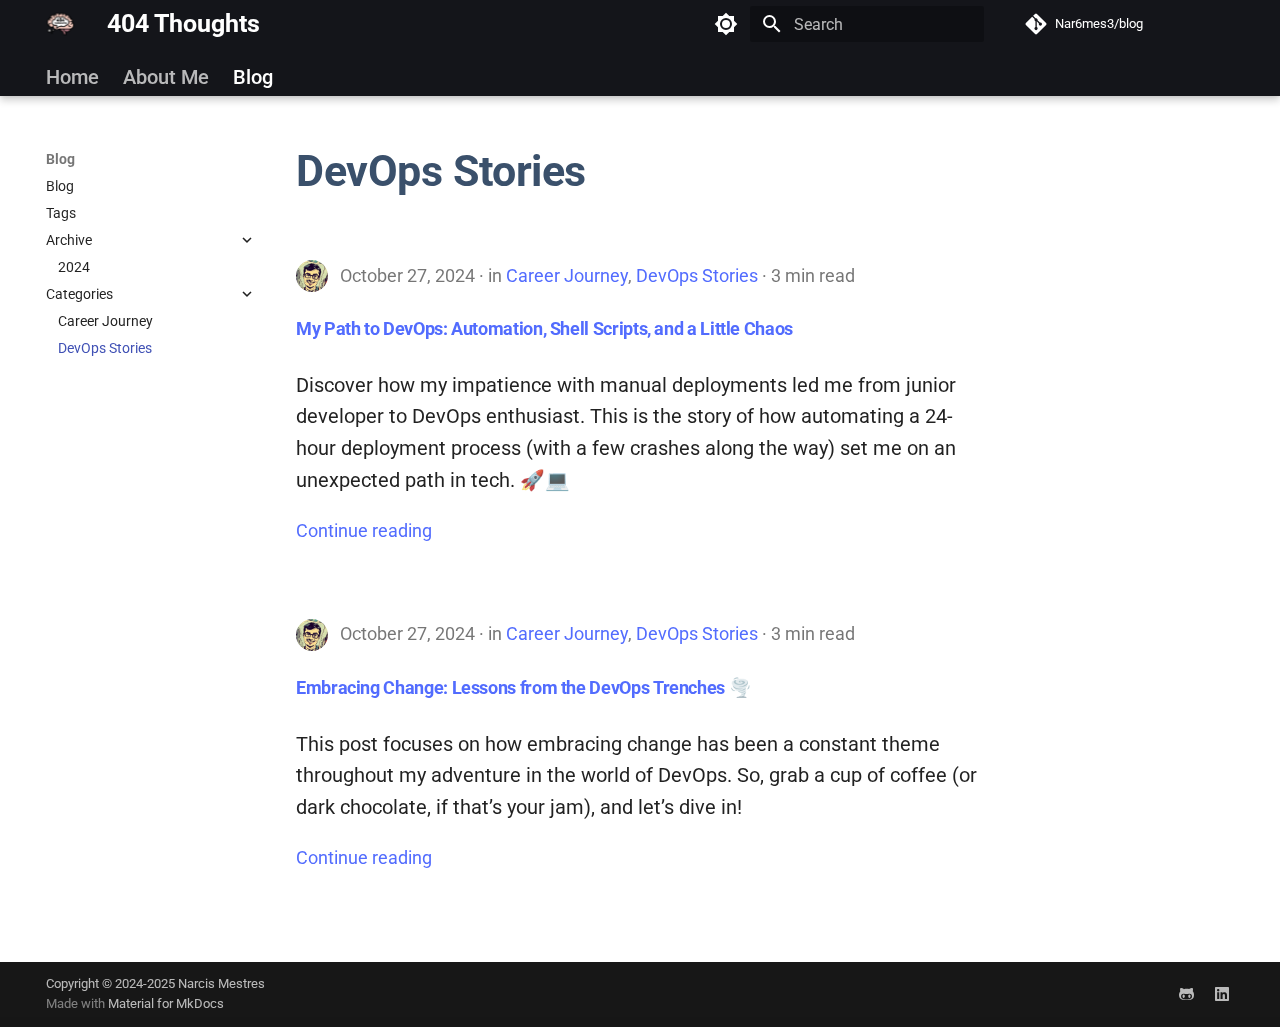
<file: blog/category/devops-stories/index.html>
<!doctype html>
<html lang="en" class="no-js">
  <head>
    
      <meta charset="utf-8">
      <meta name="viewport" content="width=device-width,initial-scale=1">
      
        <meta name="description" content="A place to dump technical solutions, thoughts and experiments">
      
      
        <meta name="author" content="Nacis Mestres">
      
      
        <link rel="canonical" href="https://nar6mes3.github.io/blog/blog/category/devops-stories/">
      
      
        <link rel="prev" href="../career-journey/">
      
      
        <link rel="next" href="../../archive/2024/">
      
      
      <link rel="icon" href="../../../assets/favicon.ico">
      <meta name="generator" content="mkdocs-1.6.1, mkdocs-material-9.5.42">
    
    
      
        <title>DevOps Stories - 404 Thoughts</title>
      
    
    
      <link rel="stylesheet" href="../../../assets/stylesheets/main.0253249f.min.css">
      
        
        <link rel="stylesheet" href="../../../assets/stylesheets/palette.06af60db.min.css">
      
      


    
    
      
    
    
      
        
        
        <link rel="preconnect" href="https://fonts.gstatic.com" crossorigin>
        <link rel="stylesheet" href="https://fonts.googleapis.com/css?family=Roboto:300,300i,400,400i,700,700i%7CRoboto+Mono:400,400i,700,700i&display=fallback">
        <style>:root{--md-text-font:"Roboto";--md-code-font:"Roboto Mono"}</style>
      
    
    
      <link rel="stylesheet" href="../../../css/custom.css">
    
    <script>__md_scope=new URL("../../..",location),__md_hash=e=>[...e].reduce(((e,_)=>(e<<5)-e+_.charCodeAt(0)),0),__md_get=(e,_=localStorage,t=__md_scope)=>JSON.parse(_.getItem(t.pathname+"."+e)),__md_set=(e,_,t=localStorage,a=__md_scope)=>{try{t.setItem(a.pathname+"."+e,JSON.stringify(_))}catch(e){}}</script>
    
      
  


    
    
      
        <meta  property="og:type"  content="website" >
      
        <meta  property="og:title"  content="DevOps Stories - 404 Thoughts" >
      
        <meta  property="og:description"  content="A place to dump technical solutions, thoughts and experiments" >
      
        <meta  property="og:image"  content="https://nar6mes3.github.io/blog/assets/images/social/blog/category/devops-stories.png" >
      
        <meta  property="og:image:type"  content="image/png" >
      
        <meta  property="og:image:width"  content="1200" >
      
        <meta  property="og:image:height"  content="630" >
      
        <meta  property="og:url"  content="https://nar6mes3.github.io/blog/blog/category/devops-stories/" >
      
        <meta  name="twitter:card"  content="summary_large_image" >
      
        <meta  name="twitter:title"  content="DevOps Stories - 404 Thoughts" >
      
        <meta  name="twitter:description"  content="A place to dump technical solutions, thoughts and experiments" >
      
        <meta  name="twitter:image"  content="https://nar6mes3.github.io/blog/assets/images/social/blog/category/devops-stories.png" >
      
    
    
  </head>
  
  
    
    
      
    
    
    
    
    <body dir="ltr" data-md-color-scheme="default" data-md-color-primary="black" data-md-color-accent="indigo">
  
    
    <input class="md-toggle" data-md-toggle="drawer" type="checkbox" id="__drawer" autocomplete="off">
    <input class="md-toggle" data-md-toggle="search" type="checkbox" id="__search" autocomplete="off">
    <label class="md-overlay" for="__drawer"></label>
    <div data-md-component="skip">
      
        
        <a href="#devops-stories" class="md-skip">
          Skip to content
        </a>
      
    </div>
    <div data-md-component="announce">
      
    </div>
    
    
      

  

<header class="md-header md-header--shadow md-header--lifted" data-md-component="header">
  <nav class="md-header__inner md-grid" aria-label="Header">
    <a href="../../.." title="404 Thoughts" class="md-header__button md-logo" aria-label="404 Thoughts" data-md-component="logo">
      
  <img src="../../../assets/logo_brain_only-transparent.png" alt="logo">

    </a>
    <label class="md-header__button md-icon" for="__drawer">
      
      <svg xmlns="http://www.w3.org/2000/svg" viewBox="0 0 24 24"><path d="M3 6h18v2H3zm0 5h18v2H3zm0 5h18v2H3z"/></svg>
    </label>
    <div class="md-header__title" data-md-component="header-title">
      <div class="md-header__ellipsis">
        <div class="md-header__topic">
          <span class="md-ellipsis">
            404 Thoughts
          </span>
        </div>
        <div class="md-header__topic" data-md-component="header-topic">
          <span class="md-ellipsis">
            
              DevOps Stories
            
          </span>
        </div>
      </div>
    </div>
    
      
        <form class="md-header__option" data-md-component="palette">
  
    
    
    
    <input class="md-option" data-md-color-media="(prefers-color-scheme: light)" data-md-color-scheme="default" data-md-color-primary="black" data-md-color-accent="indigo"  aria-label="Switch to dark mode"  type="radio" name="__palette" id="__palette_0">
    
      <label class="md-header__button md-icon" title="Switch to dark mode" for="__palette_1" hidden>
        <svg xmlns="http://www.w3.org/2000/svg" viewBox="0 0 24 24"><path d="M12 8a4 4 0 0 0-4 4 4 4 0 0 0 4 4 4 4 0 0 0 4-4 4 4 0 0 0-4-4m0 10a6 6 0 0 1-6-6 6 6 0 0 1 6-6 6 6 0 0 1 6 6 6 6 0 0 1-6 6m8-9.31V4h-4.69L12 .69 8.69 4H4v4.69L.69 12 4 15.31V20h4.69L12 23.31 15.31 20H20v-4.69L23.31 12z"/></svg>
      </label>
    
  
    
    
    
    <input class="md-option" data-md-color-media="(prefers-color-scheme: dark)" data-md-color-scheme="slate" data-md-color-primary="black" data-md-color-accent="silver"  aria-label="Switch to light mode"  type="radio" name="__palette" id="__palette_1">
    
      <label class="md-header__button md-icon" title="Switch to light mode" for="__palette_0" hidden>
        <svg xmlns="http://www.w3.org/2000/svg" viewBox="0 0 24 24"><path d="M12 18c-.89 0-1.74-.2-2.5-.55C11.56 16.5 13 14.42 13 12s-1.44-4.5-3.5-5.45C10.26 6.2 11.11 6 12 6a6 6 0 0 1 6 6 6 6 0 0 1-6 6m8-9.31V4h-4.69L12 .69 8.69 4H4v4.69L.69 12 4 15.31V20h4.69L12 23.31 15.31 20H20v-4.69L23.31 12z"/></svg>
      </label>
    
  
</form>
      
    
    
      <script>var palette=__md_get("__palette");if(palette&&palette.color){if("(prefers-color-scheme)"===palette.color.media){var media=matchMedia("(prefers-color-scheme: light)"),input=document.querySelector(media.matches?"[data-md-color-media='(prefers-color-scheme: light)']":"[data-md-color-media='(prefers-color-scheme: dark)']");palette.color.media=input.getAttribute("data-md-color-media"),palette.color.scheme=input.getAttribute("data-md-color-scheme"),palette.color.primary=input.getAttribute("data-md-color-primary"),palette.color.accent=input.getAttribute("data-md-color-accent")}for(var[key,value]of Object.entries(palette.color))document.body.setAttribute("data-md-color-"+key,value)}</script>
    
    
    
      <label class="md-header__button md-icon" for="__search">
        
        <svg xmlns="http://www.w3.org/2000/svg" viewBox="0 0 24 24"><path d="M9.5 3A6.5 6.5 0 0 1 16 9.5c0 1.61-.59 3.09-1.56 4.23l.27.27h.79l5 5-1.5 1.5-5-5v-.79l-.27-.27A6.52 6.52 0 0 1 9.5 16 6.5 6.5 0 0 1 3 9.5 6.5 6.5 0 0 1 9.5 3m0 2C7 5 5 7 5 9.5S7 14 9.5 14 14 12 14 9.5 12 5 9.5 5"/></svg>
      </label>
      <div class="md-search" data-md-component="search" role="dialog">
  <label class="md-search__overlay" for="__search"></label>
  <div class="md-search__inner" role="search">
    <form class="md-search__form" name="search">
      <input type="text" class="md-search__input" name="query" aria-label="Search" placeholder="Search" autocapitalize="off" autocorrect="off" autocomplete="off" spellcheck="false" data-md-component="search-query" required>
      <label class="md-search__icon md-icon" for="__search">
        
        <svg xmlns="http://www.w3.org/2000/svg" viewBox="0 0 24 24"><path d="M9.5 3A6.5 6.5 0 0 1 16 9.5c0 1.61-.59 3.09-1.56 4.23l.27.27h.79l5 5-1.5 1.5-5-5v-.79l-.27-.27A6.52 6.52 0 0 1 9.5 16 6.5 6.5 0 0 1 3 9.5 6.5 6.5 0 0 1 9.5 3m0 2C7 5 5 7 5 9.5S7 14 9.5 14 14 12 14 9.5 12 5 9.5 5"/></svg>
        
        <svg xmlns="http://www.w3.org/2000/svg" viewBox="0 0 24 24"><path d="M20 11v2H8l5.5 5.5-1.42 1.42L4.16 12l7.92-7.92L13.5 5.5 8 11z"/></svg>
      </label>
      <nav class="md-search__options" aria-label="Search">
        
          <a href="javascript:void(0)" class="md-search__icon md-icon" title="Share" aria-label="Share" data-clipboard data-clipboard-text="" data-md-component="search-share" tabindex="-1">
            
            <svg xmlns="http://www.w3.org/2000/svg" viewBox="0 0 24 24"><path d="M18 16.08c-.76 0-1.44.3-1.96.77L8.91 12.7c.05-.23.09-.46.09-.7s-.04-.47-.09-.7l7.05-4.11c.54.5 1.25.81 2.04.81a3 3 0 0 0 3-3 3 3 0 0 0-3-3 3 3 0 0 0-3 3c0 .24.04.47.09.7L8.04 9.81C7.5 9.31 6.79 9 6 9a3 3 0 0 0-3 3 3 3 0 0 0 3 3c.79 0 1.5-.31 2.04-.81l7.12 4.15c-.05.21-.08.43-.08.66 0 1.61 1.31 2.91 2.92 2.91s2.92-1.3 2.92-2.91A2.92 2.92 0 0 0 18 16.08"/></svg>
          </a>
        
        <button type="reset" class="md-search__icon md-icon" title="Clear" aria-label="Clear" tabindex="-1">
          
          <svg xmlns="http://www.w3.org/2000/svg" viewBox="0 0 24 24"><path d="M19 6.41 17.59 5 12 10.59 6.41 5 5 6.41 10.59 12 5 17.59 6.41 19 12 13.41 17.59 19 19 17.59 13.41 12z"/></svg>
        </button>
      </nav>
      
        <div class="md-search__suggest" data-md-component="search-suggest"></div>
      
    </form>
    <div class="md-search__output">
      <div class="md-search__scrollwrap" tabindex="0" data-md-scrollfix>
        <div class="md-search-result" data-md-component="search-result">
          <div class="md-search-result__meta">
            Initializing search
          </div>
          <ol class="md-search-result__list" role="presentation"></ol>
        </div>
      </div>
    </div>
  </div>
</div>
    
    
      <div class="md-header__source">
        <a href="https://github.com/nar6mes3/blog" title="Go to repository" class="md-source" data-md-component="source">
  <div class="md-source__icon md-icon">
    
    <svg xmlns="http://www.w3.org/2000/svg" viewBox="0 0 448 512"><!--! Font Awesome Free 6.6.0 by @fontawesome - https://fontawesome.com License - https://fontawesome.com/license/free (Icons: CC BY 4.0, Fonts: SIL OFL 1.1, Code: MIT License) Copyright 2024 Fonticons, Inc.--><path d="M439.55 236.05 244 40.45a28.87 28.87 0 0 0-40.81 0l-40.66 40.63 51.52 51.52c27.06-9.14 52.68 16.77 43.39 43.68l49.66 49.66c34.23-11.8 61.18 31 35.47 56.69-26.49 26.49-70.21-2.87-56-37.34L240.22 199v121.85c25.3 12.54 22.26 41.85 9.08 55a34.34 34.34 0 0 1-48.55 0c-17.57-17.6-11.07-46.91 11.25-56v-123c-20.8-8.51-24.6-30.74-18.64-45L142.57 101 8.45 235.14a28.86 28.86 0 0 0 0 40.81l195.61 195.6a28.86 28.86 0 0 0 40.8 0l194.69-194.69a28.86 28.86 0 0 0 0-40.81"/></svg>
  </div>
  <div class="md-source__repository">
    Nar6mes3/blog
  </div>
</a>
      </div>
    
  </nav>
  
    
      
<nav class="md-tabs" aria-label="Tabs" data-md-component="tabs">
  <div class="md-grid">
    <ul class="md-tabs__list">
      
        
  
  
  
    <li class="md-tabs__item">
      <a href="../../.." class="md-tabs__link">
        
  
    
  
  Home

      </a>
    </li>
  

      
        
  
  
  
    <li class="md-tabs__item">
      <a href="../../../about/" class="md-tabs__link">
        
  
    
  
  About Me

      </a>
    </li>
  

      
        
  
  
    
  
  
    
    
      <li class="md-tabs__item md-tabs__item--active">
        <a href="../../" class="md-tabs__link">
          
  
  Blog

        </a>
      </li>
    
  

      
    </ul>
  </div>
</nav>
    
  
</header>
    
    <div class="md-container" data-md-component="container">
      
      
        
      
      <main class="md-main" data-md-component="main">
        <div class="md-main__inner md-grid">
          
            
              
              <div class="md-sidebar md-sidebar--primary" data-md-component="sidebar" data-md-type="navigation" >
                <div class="md-sidebar__scrollwrap">
                  <div class="md-sidebar__inner">
                    


  


<nav class="md-nav md-nav--primary md-nav--lifted" aria-label="Navigation" data-md-level="0">
  <label class="md-nav__title" for="__drawer">
    <a href="../../.." title="404 Thoughts" class="md-nav__button md-logo" aria-label="404 Thoughts" data-md-component="logo">
      
  <img src="../../../assets/logo_brain_only-transparent.png" alt="logo">

    </a>
    404 Thoughts
  </label>
  
    <div class="md-nav__source">
      <a href="https://github.com/nar6mes3/blog" title="Go to repository" class="md-source" data-md-component="source">
  <div class="md-source__icon md-icon">
    
    <svg xmlns="http://www.w3.org/2000/svg" viewBox="0 0 448 512"><!--! Font Awesome Free 6.6.0 by @fontawesome - https://fontawesome.com License - https://fontawesome.com/license/free (Icons: CC BY 4.0, Fonts: SIL OFL 1.1, Code: MIT License) Copyright 2024 Fonticons, Inc.--><path d="M439.55 236.05 244 40.45a28.87 28.87 0 0 0-40.81 0l-40.66 40.63 51.52 51.52c27.06-9.14 52.68 16.77 43.39 43.68l49.66 49.66c34.23-11.8 61.18 31 35.47 56.69-26.49 26.49-70.21-2.87-56-37.34L240.22 199v121.85c25.3 12.54 22.26 41.85 9.08 55a34.34 34.34 0 0 1-48.55 0c-17.57-17.6-11.07-46.91 11.25-56v-123c-20.8-8.51-24.6-30.74-18.64-45L142.57 101 8.45 235.14a28.86 28.86 0 0 0 0 40.81l195.61 195.6a28.86 28.86 0 0 0 40.8 0l194.69-194.69a28.86 28.86 0 0 0 0-40.81"/></svg>
  </div>
  <div class="md-source__repository">
    Nar6mes3/blog
  </div>
</a>
    </div>
  
  <ul class="md-nav__list" data-md-scrollfix>
    
      
      
  
  
  
  
    <li class="md-nav__item">
      <a href="../../.." class="md-nav__link">
        
  
  <span class="md-ellipsis">
    Home
  </span>
  

      </a>
    </li>
  

    
      
      
  
  
  
  
    <li class="md-nav__item">
      <a href="../../../about/" class="md-nav__link">
        
  
  <span class="md-ellipsis">
    About Me
  </span>
  

      </a>
    </li>
  

    
      
      
  
  
    
  
  
  
    
    
    
      
        
        
      
      
    
    
    <li class="md-nav__item md-nav__item--active md-nav__item--section md-nav__item--nested">
      
        
        
        <input class="md-nav__toggle md-toggle " type="checkbox" id="__nav_3" checked>
        
          
          <label class="md-nav__link" for="__nav_3" id="__nav_3_label" tabindex="">
            
  
  <span class="md-ellipsis">
    Blog
  </span>
  

            <span class="md-nav__icon md-icon"></span>
          </label>
        
        <nav class="md-nav" data-md-level="1" aria-labelledby="__nav_3_label" aria-expanded="true">
          <label class="md-nav__title" for="__nav_3">
            <span class="md-nav__icon md-icon"></span>
            Blog
          </label>
          <ul class="md-nav__list" data-md-scrollfix>
            
              
                
  
  
  
    
  
  
    <li class="md-nav__item">
      <a href="../../" class="md-nav__link">
        
  
  <span class="md-ellipsis">
    Blog
  </span>
  

      </a>
    </li>
  

              
            
              
                
  
  
  
  
    <li class="md-nav__item">
      <a href="../../../tags/" class="md-nav__link">
        
  
  <span class="md-ellipsis">
    Tags
  </span>
  

      </a>
    </li>
  

              
            
              
                
  
  
  
  
    
    
    
      
      
    
    
    <li class="md-nav__item md-nav__item--nested">
      
        
        
          
        
        <input class="md-nav__toggle md-toggle md-toggle--indeterminate" type="checkbox" id="__nav_3_3" >
        
          
          <label class="md-nav__link" for="__nav_3_3" id="__nav_3_3_label" tabindex="0">
            
  
  <span class="md-ellipsis">
    Archive
  </span>
  

            <span class="md-nav__icon md-icon"></span>
          </label>
        
        <nav class="md-nav" data-md-level="2" aria-labelledby="__nav_3_3_label" aria-expanded="false">
          <label class="md-nav__title" for="__nav_3_3">
            <span class="md-nav__icon md-icon"></span>
            Archive
          </label>
          <ul class="md-nav__list" data-md-scrollfix>
            
              
                
  
  
  
    
  
  
    <li class="md-nav__item">
      <a href="../../archive/2024/" class="md-nav__link">
        
  
  <span class="md-ellipsis">
    2024
  </span>
  

      </a>
    </li>
  

              
            
          </ul>
        </nav>
      
    </li>
  

              
            
              
                
  
  
    
  
  
  
    
    
    
      
      
    
    
    <li class="md-nav__item md-nav__item--active md-nav__item--nested">
      
        
        
        <input class="md-nav__toggle md-toggle " type="checkbox" id="__nav_3_4" checked>
        
          
          <label class="md-nav__link" for="__nav_3_4" id="__nav_3_4_label" tabindex="0">
            
  
  <span class="md-ellipsis">
    Categories
  </span>
  

            <span class="md-nav__icon md-icon"></span>
          </label>
        
        <nav class="md-nav" data-md-level="2" aria-labelledby="__nav_3_4_label" aria-expanded="true">
          <label class="md-nav__title" for="__nav_3_4">
            <span class="md-nav__icon md-icon"></span>
            Categories
          </label>
          <ul class="md-nav__list" data-md-scrollfix>
            
              
                
  
  
  
    
  
  
    <li class="md-nav__item">
      <a href="../career-journey/" class="md-nav__link">
        
  
  <span class="md-ellipsis">
    Career Journey
  </span>
  

      </a>
    </li>
  

              
            
              
                
  
  
    
  
  
    
      
    
  
  
    <li class="md-nav__item md-nav__item--active">
      
      <input class="md-nav__toggle md-toggle" type="checkbox" id="__toc">
      
      
        
      
      
      <a href="./" class="md-nav__link md-nav__link--active">
        
  
  <span class="md-ellipsis">
    DevOps Stories
  </span>
  

      </a>
      
    </li>
  

              
            
          </ul>
        </nav>
      
    </li>
  

              
            
          </ul>
        </nav>
      
    </li>
  

    
  </ul>
</nav>
                  </div>
                </div>
              </div>
            
            
              
              <div class="md-sidebar md-sidebar--secondary" data-md-component="sidebar" data-md-type="toc" >
                <div class="md-sidebar__scrollwrap">
                  <div class="md-sidebar__inner">
                    

<nav class="md-nav md-nav--secondary" aria-label="Table of contents">
  
  
  
    
  
  
</nav>
                  </div>
                </div>
              </div>
            
          
          
  <div class="md-content" data-md-component="content">
    <div class="md-content__inner">
      <header class="md-typeset">
        <h1 id="devops-stories">DevOps Stories</h1>
      </header>
      
        <article class="md-post md-post--excerpt">
  <header class="md-post__header">
    
      <nav class="md-post__authors md-typeset">
        
          <span class="md-author">
            <img src="../../../assets/narcis_comic_book.png" alt="Narcis Mestres">
          </span>
        
      </nav>
    
    <div class="md-post__meta md-meta">
      <ul class="md-meta__list">
        <li class="md-meta__item">
          <time datetime="2024-10-27 00:00:00">October 27, 2024</time></li>
        
          <li class="md-meta__item">
            in
            
              <a href="../career-journey/" class="md-meta__link">Career Journey</a>, 
              <a href="./" class="md-meta__link">DevOps Stories</a></li>
        
        
          
          <li class="md-meta__item">
            
              3 min read
            
          </li>
        
      </ul>
      
    </div>
  </header>
  <div class="md-post__content md-typeset">
    <h2 id="my-path-to-devops-automation-shell-scripts-and-a-little-chaos"><a class="toclink" href="../../2024/10/27/my-path-to-devops-automation-shell-scripts-and-a-little-chaos/">My Path to DevOps: Automation, Shell Scripts, and a Little Chaos</a></h2>
<p>Discover how my impatience with manual deployments led me from junior developer to DevOps enthusiast. This is the story of how automating a 24-hour deployment process (with a few crashes along the way) set me on an unexpected path in tech. 🚀💻</p>

    
      <nav class="md-post__action">
        <a href="../../2024/10/27/my-path-to-devops-automation-shell-scripts-and-a-little-chaos/">
          Continue reading
        </a>
      </nav>
    
  </div>
</article>
      
        <article class="md-post md-post--excerpt">
  <header class="md-post__header">
    
      <nav class="md-post__authors md-typeset">
        
          <span class="md-author">
            <img src="../../../assets/narcis_comic_book.png" alt="Narcis Mestres">
          </span>
        
      </nav>
    
    <div class="md-post__meta md-meta">
      <ul class="md-meta__list">
        <li class="md-meta__item">
          <time datetime="2024-10-27 00:00:00">October 27, 2024</time></li>
        
          <li class="md-meta__item">
            in
            
              <a href="../career-journey/" class="md-meta__link">Career Journey</a>, 
              <a href="./" class="md-meta__link">DevOps Stories</a></li>
        
        
          
          <li class="md-meta__item">
            
              3 min read
            
          </li>
        
      </ul>
      
    </div>
  </header>
  <div class="md-post__content md-typeset">
    <h2 id="embracing-change-lessons-from-the-devops-trenches"><a class="toclink" href="../../2024/10/27/embracing-change-lessons-from-the-devops-trenches-/">Embracing Change: Lessons from the DevOps Trenches 🌪️</a></h2>
<p>This post focuses on how embracing change has been a constant theme throughout my adventure in the world of DevOps. So, grab a cup of coffee (or dark chocolate, if that’s your jam), and let’s dive in!</p>

    
      <nav class="md-post__action">
        <a href="../../2024/10/27/embracing-change-lessons-from-the-devops-trenches-/">
          Continue reading
        </a>
      </nav>
    
  </div>
</article>
      
      
        
          



<nav class="md-pagination">
  
</nav>
        
      
    </div>
  </div>

          
<script>var target=document.getElementById(location.hash.slice(1));target&&target.name&&(target.checked=target.name.startsWith("__tabbed_"))</script>
        </div>
        
          <button type="button" class="md-top md-icon" data-md-component="top" hidden>
  
  <svg xmlns="http://www.w3.org/2000/svg" viewBox="0 0 24 24"><path d="M13 20h-2V8l-5.5 5.5-1.42-1.42L12 4.16l7.92 7.92-1.42 1.42L13 8z"/></svg>
  Back to top
</button>
        
      </main>
      
        <footer class="md-footer">
  
  <div class="md-footer-meta md-typeset">
    <div class="md-footer-meta__inner md-grid">
      <div class="md-copyright">
  
    <div class="md-copyright__highlight">
      Copyright &copy; 2024-2025 Narcis Mestres
    </div>
  
  
    Made with
    <a href="https://squidfunk.github.io/mkdocs-material/" target="_blank" rel="noopener">
      Material for MkDocs
    </a>
  
</div>
      
        <div class="md-social">
  
    
    
    
    
      
      
    
    <a href="https://github.com/nar6mes3" target="_blank" rel="noopener" title="github.com" class="md-social__link">
      <svg xmlns="http://www.w3.org/2000/svg" viewBox="0 0 480 512"><!--! Font Awesome Free 6.6.0 by @fontawesome - https://fontawesome.com License - https://fontawesome.com/license/free (Icons: CC BY 4.0, Fonts: SIL OFL 1.1, Code: MIT License) Copyright 2024 Fonticons, Inc.--><path d="M186.1 328.7c0 20.9-10.9 55.1-36.7 55.1s-36.7-34.2-36.7-55.1 10.9-55.1 36.7-55.1 36.7 34.2 36.7 55.1M480 278.2c0 31.9-3.2 65.7-17.5 95-37.9 76.6-142.1 74.8-216.7 74.8-75.8 0-186.2 2.7-225.6-74.8-14.6-29-20.2-63.1-20.2-95 0-41.9 13.9-81.5 41.5-113.6-5.2-15.8-7.7-32.4-7.7-48.8 0-21.5 4.9-32.3 14.6-51.8 45.3 0 74.3 9 108.8 36 29-6.9 58.8-10 88.7-10 27 0 54.2 2.9 80.4 9.2 34-26.7 63-35.2 107.8-35.2 9.8 19.5 14.6 30.3 14.6 51.8 0 16.4-2.6 32.7-7.7 48.2 27.5 32.4 39 72.3 39 114.2m-64.3 50.5c0-43.9-26.7-82.6-73.5-82.6-18.9 0-37 3.4-56 6-14.9 2.3-29.8 3.2-45.1 3.2-15.2 0-30.1-.9-45.1-3.2-18.7-2.6-37-6-56-6-46.8 0-73.5 38.7-73.5 82.6 0 87.8 80.4 101.3 150.4 101.3h48.2c70.3 0 150.6-13.4 150.6-101.3m-82.6-55.1c-25.8 0-36.7 34.2-36.7 55.1s10.9 55.1 36.7 55.1 36.7-34.2 36.7-55.1-10.9-55.1-36.7-55.1"/></svg>
    </a>
  
    
    
    
    
      
      
    
    <a href="https://www.linkedin.com/in/narcis-mestres/" target="_blank" rel="noopener" title="www.linkedin.com" class="md-social__link">
      <svg xmlns="http://www.w3.org/2000/svg" viewBox="0 0 448 512"><!--! Font Awesome Free 6.6.0 by @fontawesome - https://fontawesome.com License - https://fontawesome.com/license/free (Icons: CC BY 4.0, Fonts: SIL OFL 1.1, Code: MIT License) Copyright 2024 Fonticons, Inc.--><path d="M416 32H31.9C14.3 32 0 46.5 0 64.3v383.4C0 465.5 14.3 480 31.9 480H416c17.6 0 32-14.5 32-32.3V64.3c0-17.8-14.4-32.3-32-32.3M135.4 416H69V202.2h66.5V416zm-33.2-243c-21.3 0-38.5-17.3-38.5-38.5S80.9 96 102.2 96c21.2 0 38.5 17.3 38.5 38.5 0 21.3-17.2 38.5-38.5 38.5m282.1 243h-66.4V312c0-24.8-.5-56.7-34.5-56.7-34.6 0-39.9 27-39.9 54.9V416h-66.4V202.2h63.7v29.2h.9c8.9-16.8 30.6-34.5 62.9-34.5 67.2 0 79.7 44.3 79.7 101.9z"/></svg>
    </a>
  
</div>
      
    </div>
  </div>
</footer>
      
    </div>
    <div class="md-dialog" data-md-component="dialog">
      <div class="md-dialog__inner md-typeset"></div>
    </div>
    
      <div class="md-progress" data-md-component="progress" role="progressbar"></div>
    
    
    <script id="__config" type="application/json">{"base": "../../..", "features": ["navigation.instant", "navigation.instant.progress", "navigation.instant.preview", "navigation.tracking", "navigation.tabs", "navigation.tabs.sticky", "navigation.section", "navigation.expand", "navigation.top", "search.highlight", "search.share", "search.suggest", "content.code.copy", "content.code.annotate", "content.code.select", "tags"], "search": "../../../assets/javascripts/workers/search.6ce7567c.min.js", "tags": {"enabled": true, "tags": true}, "translations": {"clipboard.copied": "Copied to clipboard", "clipboard.copy": "Copy to clipboard", "search.result.more.one": "1 more on this page", "search.result.more.other": "# more on this page", "search.result.none": "No matching documents", "search.result.one": "1 matching document", "search.result.other": "# matching documents", "search.result.placeholder": "Type to start searching", "search.result.term.missing": "Missing", "select.version": "Select version"}}</script>
    
    
      <script src="../../../assets/javascripts/bundle.83f73b43.min.js"></script>
      
    
  </body>
</html>
</file>
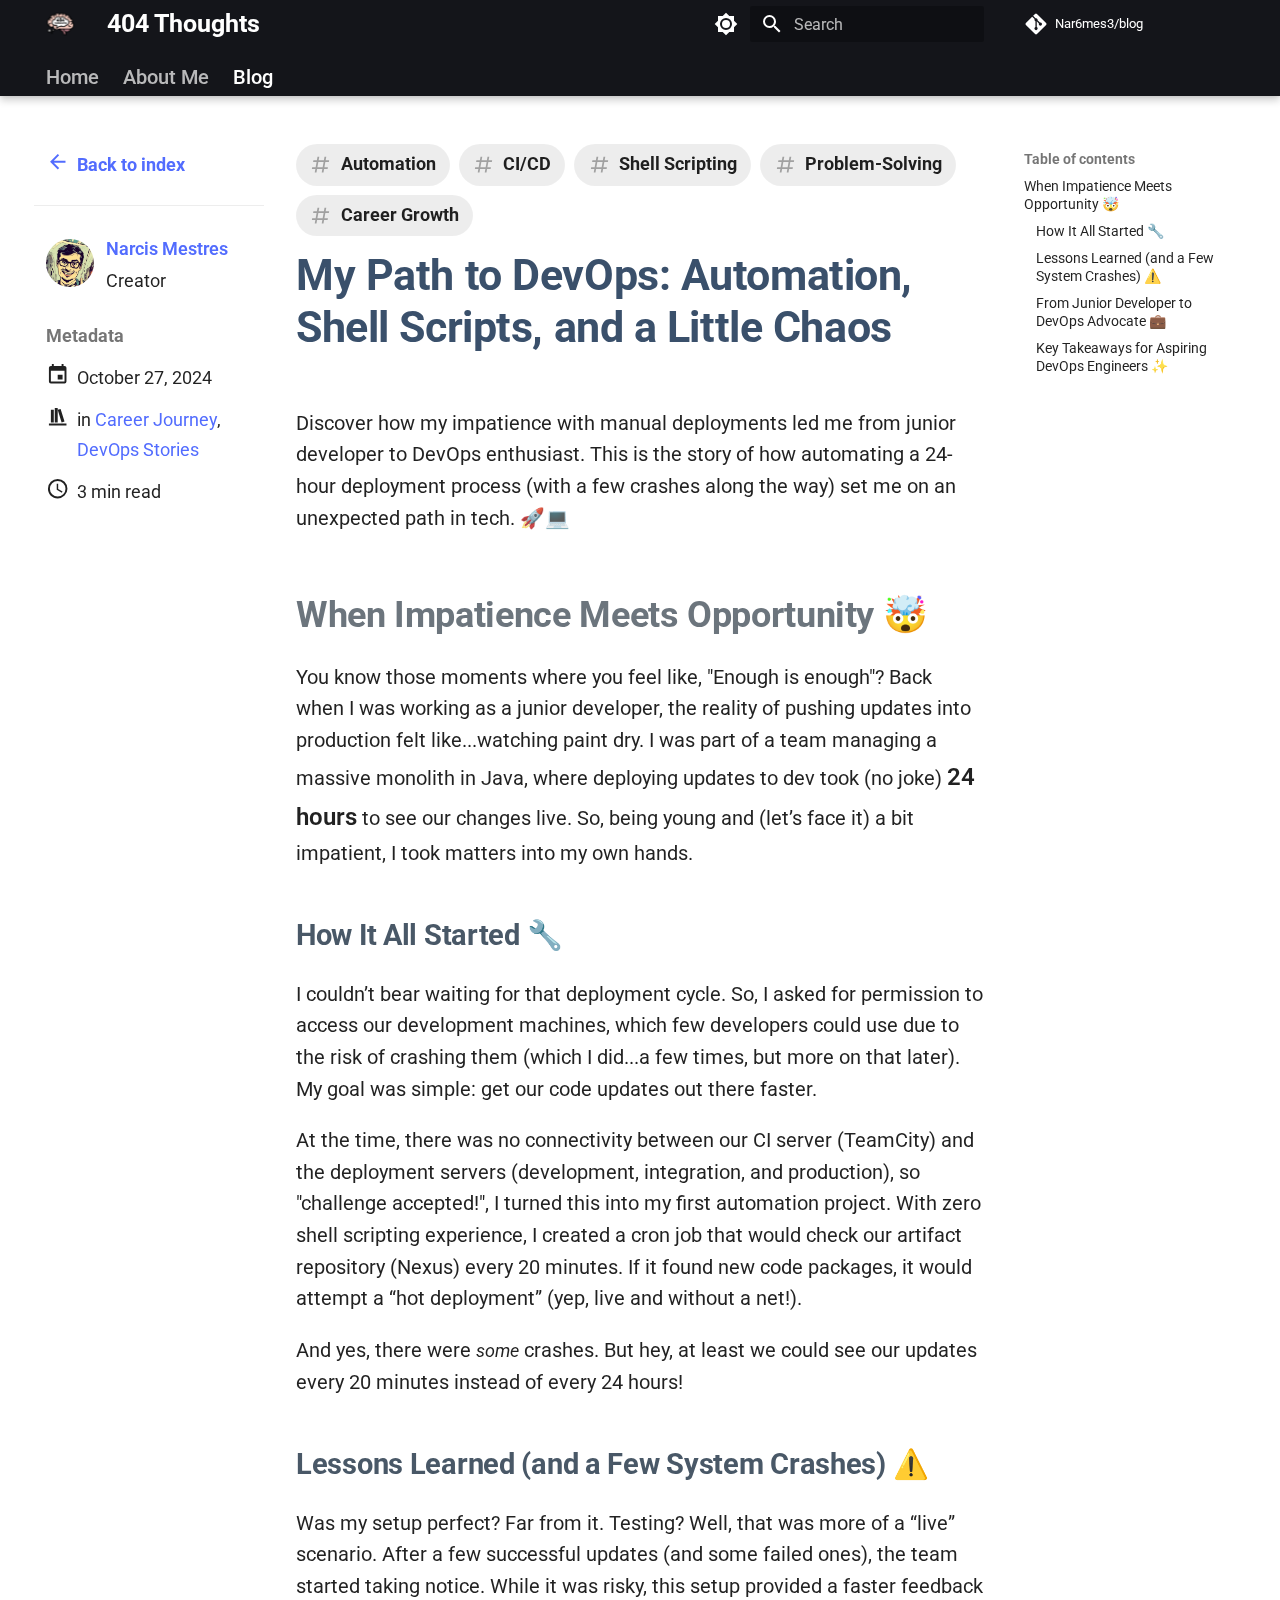
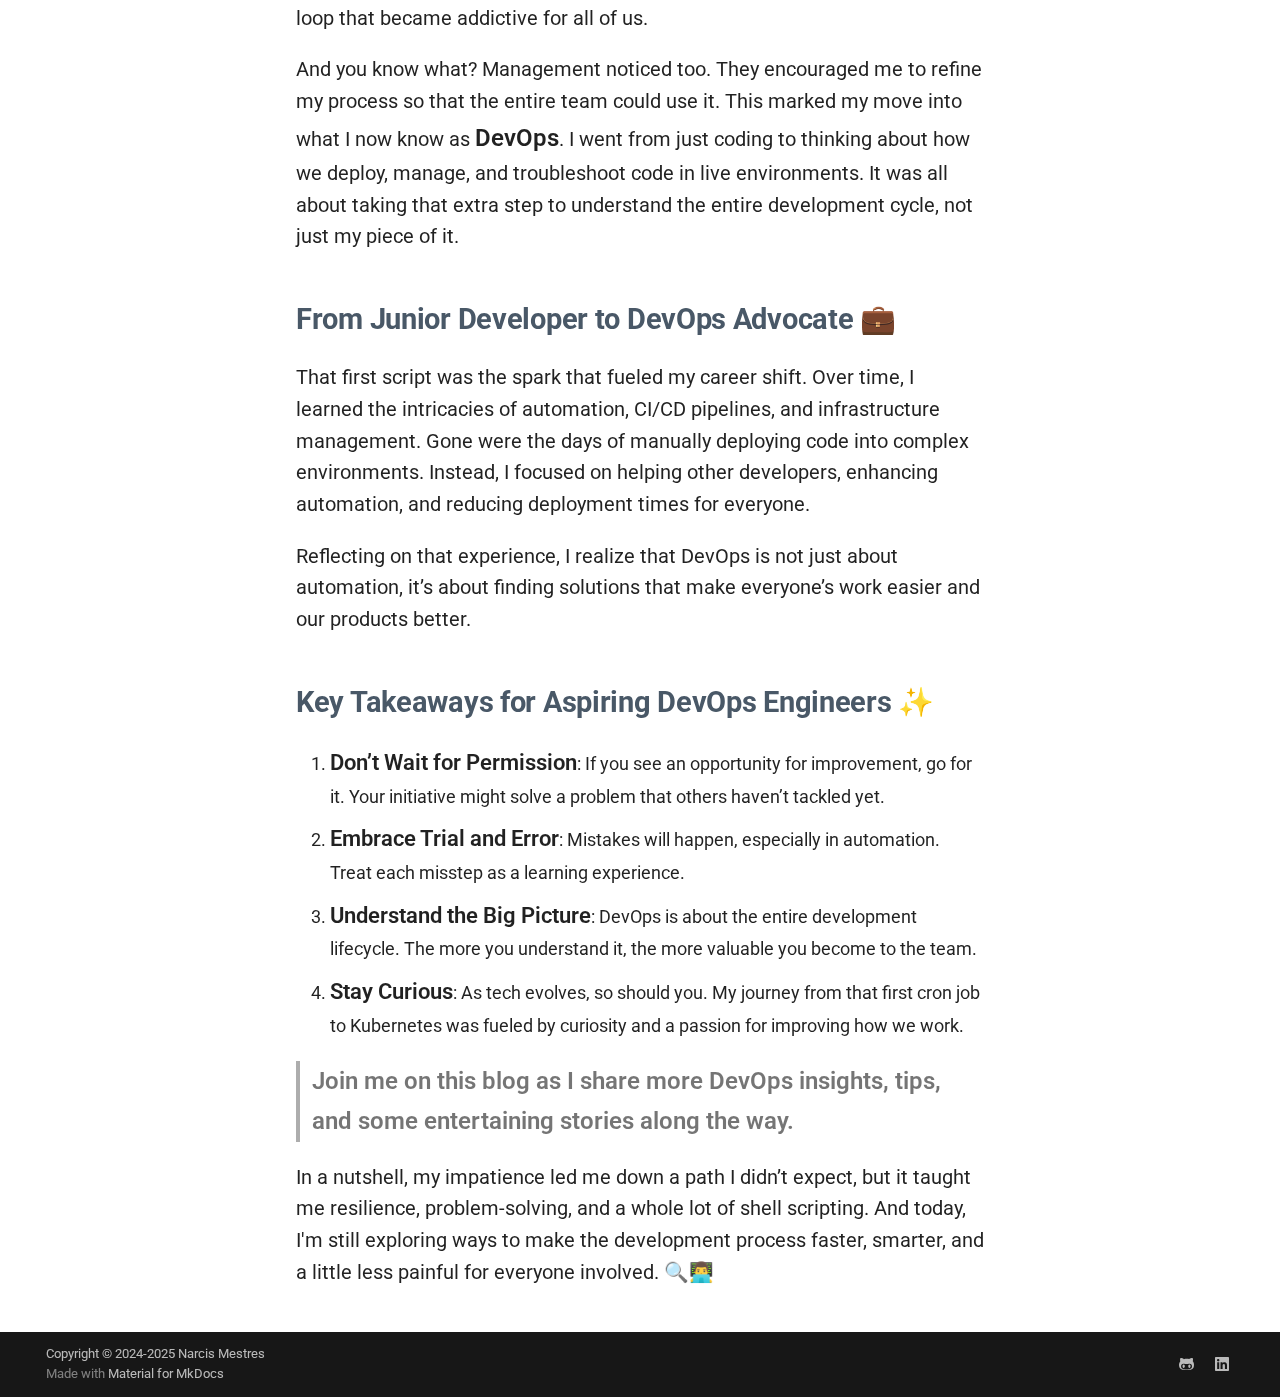
<file: blog/2024/10/27/my-path-to-devops-automation-shell-scripts-and-a-little-chaos/index.html>
<!doctype html>
<html lang="en" class="no-js">
  <head>
    
      <meta charset="utf-8">
      <meta name="viewport" content="width=device-width,initial-scale=1">
      
        <meta name="description" content="Discover how my impatience with manual deployments led me from junior developer to DevOps enthusiast.">
      
      
        <meta name="author" content="Nacis Mestres">
      
      
        <link rel="canonical" href="https://nar6mes3.github.io/blog/blog/2024/10/27/my-path-to-devops-automation-shell-scripts-and-a-little-chaos/">
      
      
        <link rel="prev" href="../embracing-change-lessons-from-the-devops-trenches-/">
      
      
      
      <link rel="icon" href="../../../../../assets/favicon.ico">
      <meta name="generator" content="mkdocs-1.6.1, mkdocs-material-9.5.42">
    
    
      
        <title>My Path to DevOps: Automation, Shell Scripts, and a Little Chaos - 404 Thoughts</title>
      
    
    
      <link rel="stylesheet" href="../../../../../assets/stylesheets/main.0253249f.min.css">
      
        
        <link rel="stylesheet" href="../../../../../assets/stylesheets/palette.06af60db.min.css">
      
      


    
    
      
    
    
      
        
        
        <link rel="preconnect" href="https://fonts.gstatic.com" crossorigin>
        <link rel="stylesheet" href="https://fonts.googleapis.com/css?family=Roboto:300,300i,400,400i,700,700i%7CRoboto+Mono:400,400i,700,700i&display=fallback">
        <style>:root{--md-text-font:"Roboto";--md-code-font:"Roboto Mono"}</style>
      
    
    
      <link rel="stylesheet" href="../../../../../css/custom.css">
    
    <script>__md_scope=new URL("../../../../..",location),__md_hash=e=>[...e].reduce(((e,_)=>(e<<5)-e+_.charCodeAt(0)),0),__md_get=(e,_=localStorage,t=__md_scope)=>JSON.parse(_.getItem(t.pathname+"."+e)),__md_set=(e,_,t=localStorage,a=__md_scope)=>{try{t.setItem(a.pathname+"."+e,JSON.stringify(_))}catch(e){}}</script>
    
      
  


    
    
      
        <meta  property="og:type"  content="website" >
      
        <meta  property="og:title"  content="My Path to DevOps: Automation, Shell Scripts, and a Little Chaos - 404 Thoughts" >
      
        <meta  property="og:description"  content="Discover how my impatience with manual deployments led me from junior developer to DevOps enthusiast." >
      
        <meta  property="og:image"  content="https://nar6mes3.github.io/blog/assets/images/social/blog/posts/devops-path1.png" >
      
        <meta  property="og:image:type"  content="image/png" >
      
        <meta  property="og:image:width"  content="1200" >
      
        <meta  property="og:image:height"  content="630" >
      
        <meta  property="og:url"  content="https://nar6mes3.github.io/blog/blog/2024/10/27/my-path-to-devops-automation-shell-scripts-and-a-little-chaos/" >
      
        <meta  name="twitter:card"  content="summary_large_image" >
      
        <meta  name="twitter:title"  content="My Path to DevOps: Automation, Shell Scripts, and a Little Chaos - 404 Thoughts" >
      
        <meta  name="twitter:description"  content="Discover how my impatience with manual deployments led me from junior developer to DevOps enthusiast." >
      
        <meta  name="twitter:image"  content="https://nar6mes3.github.io/blog/assets/images/social/blog/posts/devops-path1.png" >
      
    
    
  </head>
  
  
    
    
      
    
    
    
    
    <body dir="ltr" data-md-color-scheme="default" data-md-color-primary="black" data-md-color-accent="indigo">
  
    
    <input class="md-toggle" data-md-toggle="drawer" type="checkbox" id="__drawer" autocomplete="off">
    <input class="md-toggle" data-md-toggle="search" type="checkbox" id="__search" autocomplete="off">
    <label class="md-overlay" for="__drawer"></label>
    <div data-md-component="skip">
      
        
        <a href="#my-path-to-devops-automation-shell-scripts-and-a-little-chaos" class="md-skip">
          Skip to content
        </a>
      
    </div>
    <div data-md-component="announce">
      
    </div>
    
    
      

  

<header class="md-header md-header--shadow md-header--lifted" data-md-component="header">
  <nav class="md-header__inner md-grid" aria-label="Header">
    <a href="../../../../.." title="404 Thoughts" class="md-header__button md-logo" aria-label="404 Thoughts" data-md-component="logo">
      
  <img src="../../../../../assets/logo_brain_only-transparent.png" alt="logo">

    </a>
    <label class="md-header__button md-icon" for="__drawer">
      
      <svg xmlns="http://www.w3.org/2000/svg" viewBox="0 0 24 24"><path d="M3 6h18v2H3zm0 5h18v2H3zm0 5h18v2H3z"/></svg>
    </label>
    <div class="md-header__title" data-md-component="header-title">
      <div class="md-header__ellipsis">
        <div class="md-header__topic">
          <span class="md-ellipsis">
            404 Thoughts
          </span>
        </div>
        <div class="md-header__topic" data-md-component="header-topic">
          <span class="md-ellipsis">
            
              My Path to DevOps: Automation, Shell Scripts, and a Little Chaos
            
          </span>
        </div>
      </div>
    </div>
    
      
        <form class="md-header__option" data-md-component="palette">
  
    
    
    
    <input class="md-option" data-md-color-media="(prefers-color-scheme: light)" data-md-color-scheme="default" data-md-color-primary="black" data-md-color-accent="indigo"  aria-label="Switch to dark mode"  type="radio" name="__palette" id="__palette_0">
    
      <label class="md-header__button md-icon" title="Switch to dark mode" for="__palette_1" hidden>
        <svg xmlns="http://www.w3.org/2000/svg" viewBox="0 0 24 24"><path d="M12 8a4 4 0 0 0-4 4 4 4 0 0 0 4 4 4 4 0 0 0 4-4 4 4 0 0 0-4-4m0 10a6 6 0 0 1-6-6 6 6 0 0 1 6-6 6 6 0 0 1 6 6 6 6 0 0 1-6 6m8-9.31V4h-4.69L12 .69 8.69 4H4v4.69L.69 12 4 15.31V20h4.69L12 23.31 15.31 20H20v-4.69L23.31 12z"/></svg>
      </label>
    
  
    
    
    
    <input class="md-option" data-md-color-media="(prefers-color-scheme: dark)" data-md-color-scheme="slate" data-md-color-primary="black" data-md-color-accent="silver"  aria-label="Switch to light mode"  type="radio" name="__palette" id="__palette_1">
    
      <label class="md-header__button md-icon" title="Switch to light mode" for="__palette_0" hidden>
        <svg xmlns="http://www.w3.org/2000/svg" viewBox="0 0 24 24"><path d="M12 18c-.89 0-1.74-.2-2.5-.55C11.56 16.5 13 14.42 13 12s-1.44-4.5-3.5-5.45C10.26 6.2 11.11 6 12 6a6 6 0 0 1 6 6 6 6 0 0 1-6 6m8-9.31V4h-4.69L12 .69 8.69 4H4v4.69L.69 12 4 15.31V20h4.69L12 23.31 15.31 20H20v-4.69L23.31 12z"/></svg>
      </label>
    
  
</form>
      
    
    
      <script>var palette=__md_get("__palette");if(palette&&palette.color){if("(prefers-color-scheme)"===palette.color.media){var media=matchMedia("(prefers-color-scheme: light)"),input=document.querySelector(media.matches?"[data-md-color-media='(prefers-color-scheme: light)']":"[data-md-color-media='(prefers-color-scheme: dark)']");palette.color.media=input.getAttribute("data-md-color-media"),palette.color.scheme=input.getAttribute("data-md-color-scheme"),palette.color.primary=input.getAttribute("data-md-color-primary"),palette.color.accent=input.getAttribute("data-md-color-accent")}for(var[key,value]of Object.entries(palette.color))document.body.setAttribute("data-md-color-"+key,value)}</script>
    
    
    
      <label class="md-header__button md-icon" for="__search">
        
        <svg xmlns="http://www.w3.org/2000/svg" viewBox="0 0 24 24"><path d="M9.5 3A6.5 6.5 0 0 1 16 9.5c0 1.61-.59 3.09-1.56 4.23l.27.27h.79l5 5-1.5 1.5-5-5v-.79l-.27-.27A6.52 6.52 0 0 1 9.5 16 6.5 6.5 0 0 1 3 9.5 6.5 6.5 0 0 1 9.5 3m0 2C7 5 5 7 5 9.5S7 14 9.5 14 14 12 14 9.5 12 5 9.5 5"/></svg>
      </label>
      <div class="md-search" data-md-component="search" role="dialog">
  <label class="md-search__overlay" for="__search"></label>
  <div class="md-search__inner" role="search">
    <form class="md-search__form" name="search">
      <input type="text" class="md-search__input" name="query" aria-label="Search" placeholder="Search" autocapitalize="off" autocorrect="off" autocomplete="off" spellcheck="false" data-md-component="search-query" required>
      <label class="md-search__icon md-icon" for="__search">
        
        <svg xmlns="http://www.w3.org/2000/svg" viewBox="0 0 24 24"><path d="M9.5 3A6.5 6.5 0 0 1 16 9.5c0 1.61-.59 3.09-1.56 4.23l.27.27h.79l5 5-1.5 1.5-5-5v-.79l-.27-.27A6.52 6.52 0 0 1 9.5 16 6.5 6.5 0 0 1 3 9.5 6.5 6.5 0 0 1 9.5 3m0 2C7 5 5 7 5 9.5S7 14 9.5 14 14 12 14 9.5 12 5 9.5 5"/></svg>
        
        <svg xmlns="http://www.w3.org/2000/svg" viewBox="0 0 24 24"><path d="M20 11v2H8l5.5 5.5-1.42 1.42L4.16 12l7.92-7.92L13.5 5.5 8 11z"/></svg>
      </label>
      <nav class="md-search__options" aria-label="Search">
        
          <a href="javascript:void(0)" class="md-search__icon md-icon" title="Share" aria-label="Share" data-clipboard data-clipboard-text="" data-md-component="search-share" tabindex="-1">
            
            <svg xmlns="http://www.w3.org/2000/svg" viewBox="0 0 24 24"><path d="M18 16.08c-.76 0-1.44.3-1.96.77L8.91 12.7c.05-.23.09-.46.09-.7s-.04-.47-.09-.7l7.05-4.11c.54.5 1.25.81 2.04.81a3 3 0 0 0 3-3 3 3 0 0 0-3-3 3 3 0 0 0-3 3c0 .24.04.47.09.7L8.04 9.81C7.5 9.31 6.79 9 6 9a3 3 0 0 0-3 3 3 3 0 0 0 3 3c.79 0 1.5-.31 2.04-.81l7.12 4.15c-.05.21-.08.43-.08.66 0 1.61 1.31 2.91 2.92 2.91s2.92-1.3 2.92-2.91A2.92 2.92 0 0 0 18 16.08"/></svg>
          </a>
        
        <button type="reset" class="md-search__icon md-icon" title="Clear" aria-label="Clear" tabindex="-1">
          
          <svg xmlns="http://www.w3.org/2000/svg" viewBox="0 0 24 24"><path d="M19 6.41 17.59 5 12 10.59 6.41 5 5 6.41 10.59 12 5 17.59 6.41 19 12 13.41 17.59 19 19 17.59 13.41 12z"/></svg>
        </button>
      </nav>
      
        <div class="md-search__suggest" data-md-component="search-suggest"></div>
      
    </form>
    <div class="md-search__output">
      <div class="md-search__scrollwrap" tabindex="0" data-md-scrollfix>
        <div class="md-search-result" data-md-component="search-result">
          <div class="md-search-result__meta">
            Initializing search
          </div>
          <ol class="md-search-result__list" role="presentation"></ol>
        </div>
      </div>
    </div>
  </div>
</div>
    
    
      <div class="md-header__source">
        <a href="https://github.com/nar6mes3/blog" title="Go to repository" class="md-source" data-md-component="source">
  <div class="md-source__icon md-icon">
    
    <svg xmlns="http://www.w3.org/2000/svg" viewBox="0 0 448 512"><!--! Font Awesome Free 6.6.0 by @fontawesome - https://fontawesome.com License - https://fontawesome.com/license/free (Icons: CC BY 4.0, Fonts: SIL OFL 1.1, Code: MIT License) Copyright 2024 Fonticons, Inc.--><path d="M439.55 236.05 244 40.45a28.87 28.87 0 0 0-40.81 0l-40.66 40.63 51.52 51.52c27.06-9.14 52.68 16.77 43.39 43.68l49.66 49.66c34.23-11.8 61.18 31 35.47 56.69-26.49 26.49-70.21-2.87-56-37.34L240.22 199v121.85c25.3 12.54 22.26 41.85 9.08 55a34.34 34.34 0 0 1-48.55 0c-17.57-17.6-11.07-46.91 11.25-56v-123c-20.8-8.51-24.6-30.74-18.64-45L142.57 101 8.45 235.14a28.86 28.86 0 0 0 0 40.81l195.61 195.6a28.86 28.86 0 0 0 40.8 0l194.69-194.69a28.86 28.86 0 0 0 0-40.81"/></svg>
  </div>
  <div class="md-source__repository">
    Nar6mes3/blog
  </div>
</a>
      </div>
    
  </nav>
  
    
      
<nav class="md-tabs" aria-label="Tabs" data-md-component="tabs">
  <div class="md-grid">
    <ul class="md-tabs__list">
      
        
  
  
  
    <li class="md-tabs__item">
      <a href="../../../../.." class="md-tabs__link">
        
  
    
  
  Home

      </a>
    </li>
  

      
        
  
  
  
    <li class="md-tabs__item">
      <a href="../../../../../about/" class="md-tabs__link">
        
  
    
  
  About Me

      </a>
    </li>
  

      
        
  
  
    
  
  
    
    
      <li class="md-tabs__item md-tabs__item--active">
        <a href="../../../../" class="md-tabs__link">
          
  
  Blog

        </a>
      </li>
    
  

      
    </ul>
  </div>
</nav>
    
  
</header>
    
    <div class="md-container" data-md-component="container">
      
      
        
      
      <main class="md-main" data-md-component="main">
        <div class="md-main__inner md-grid">
          
            
              
                
              
              <div class="md-sidebar md-sidebar--primary" data-md-component="sidebar" data-md-type="navigation" hidden>
                <div class="md-sidebar__scrollwrap">
                  <div class="md-sidebar__inner">
                    


  


<nav class="md-nav md-nav--primary md-nav--lifted" aria-label="Navigation" data-md-level="0">
  <label class="md-nav__title" for="__drawer">
    <a href="../../../../.." title="404 Thoughts" class="md-nav__button md-logo" aria-label="404 Thoughts" data-md-component="logo">
      
  <img src="../../../../../assets/logo_brain_only-transparent.png" alt="logo">

    </a>
    404 Thoughts
  </label>
  
    <div class="md-nav__source">
      <a href="https://github.com/nar6mes3/blog" title="Go to repository" class="md-source" data-md-component="source">
  <div class="md-source__icon md-icon">
    
    <svg xmlns="http://www.w3.org/2000/svg" viewBox="0 0 448 512"><!--! Font Awesome Free 6.6.0 by @fontawesome - https://fontawesome.com License - https://fontawesome.com/license/free (Icons: CC BY 4.0, Fonts: SIL OFL 1.1, Code: MIT License) Copyright 2024 Fonticons, Inc.--><path d="M439.55 236.05 244 40.45a28.87 28.87 0 0 0-40.81 0l-40.66 40.63 51.52 51.52c27.06-9.14 52.68 16.77 43.39 43.68l49.66 49.66c34.23-11.8 61.18 31 35.47 56.69-26.49 26.49-70.21-2.87-56-37.34L240.22 199v121.85c25.3 12.54 22.26 41.85 9.08 55a34.34 34.34 0 0 1-48.55 0c-17.57-17.6-11.07-46.91 11.25-56v-123c-20.8-8.51-24.6-30.74-18.64-45L142.57 101 8.45 235.14a28.86 28.86 0 0 0 0 40.81l195.61 195.6a28.86 28.86 0 0 0 40.8 0l194.69-194.69a28.86 28.86 0 0 0 0-40.81"/></svg>
  </div>
  <div class="md-source__repository">
    Nar6mes3/blog
  </div>
</a>
    </div>
  
  <ul class="md-nav__list" data-md-scrollfix>
    
      
      
  
  
  
  
    <li class="md-nav__item">
      <a href="../../../../.." class="md-nav__link">
        
  
  <span class="md-ellipsis">
    Home
  </span>
  

      </a>
    </li>
  

    
      
      
  
  
  
  
    <li class="md-nav__item">
      <a href="../../../../../about/" class="md-nav__link">
        
  
  <span class="md-ellipsis">
    About Me
  </span>
  

      </a>
    </li>
  

    
      
      
  
  
    
  
  
  
    
    
    
      
        
        
      
      
    
    
    <li class="md-nav__item md-nav__item--active md-nav__item--section md-nav__item--nested">
      
        
        
        <input class="md-nav__toggle md-toggle " type="checkbox" id="__nav_3" checked>
        
          
          <label class="md-nav__link" for="__nav_3" id="__nav_3_label" tabindex="">
            
  
  <span class="md-ellipsis">
    Blog
  </span>
  

            <span class="md-nav__icon md-icon"></span>
          </label>
        
        <nav class="md-nav" data-md-level="1" aria-labelledby="__nav_3_label" aria-expanded="true">
          <label class="md-nav__title" for="__nav_3">
            <span class="md-nav__icon md-icon"></span>
            Blog
          </label>
          <ul class="md-nav__list" data-md-scrollfix>
            
              
                
  
  
    
  
  
    
  
  
    <li class="md-nav__item md-nav__item--active">
      <a href="../../../../" class="md-nav__link">
        
  
  <span class="md-ellipsis">
    Blog
  </span>
  

      </a>
    </li>
  

              
            
              
                
  
  
  
  
    <li class="md-nav__item">
      <a href="../../../../../tags/" class="md-nav__link">
        
  
  <span class="md-ellipsis">
    Tags
  </span>
  

      </a>
    </li>
  

              
            
              
                
  
  
  
  
    
    
    
      
      
    
    
    <li class="md-nav__item md-nav__item--nested">
      
        
        
          
        
        <input class="md-nav__toggle md-toggle md-toggle--indeterminate" type="checkbox" id="__nav_3_3" >
        
          
          <label class="md-nav__link" for="__nav_3_3" id="__nav_3_3_label" tabindex="0">
            
  
  <span class="md-ellipsis">
    Archive
  </span>
  

            <span class="md-nav__icon md-icon"></span>
          </label>
        
        <nav class="md-nav" data-md-level="2" aria-labelledby="__nav_3_3_label" aria-expanded="false">
          <label class="md-nav__title" for="__nav_3_3">
            <span class="md-nav__icon md-icon"></span>
            Archive
          </label>
          <ul class="md-nav__list" data-md-scrollfix>
            
              
                
  
  
  
    
  
  
    <li class="md-nav__item">
      <a href="../../../../archive/2024/" class="md-nav__link">
        
  
  <span class="md-ellipsis">
    2024
  </span>
  

      </a>
    </li>
  

              
            
          </ul>
        </nav>
      
    </li>
  

              
            
              
                
  
  
  
  
    
    
    
      
      
    
    
    <li class="md-nav__item md-nav__item--nested">
      
        
        
          
        
        <input class="md-nav__toggle md-toggle md-toggle--indeterminate" type="checkbox" id="__nav_3_4" >
        
          
          <label class="md-nav__link" for="__nav_3_4" id="__nav_3_4_label" tabindex="0">
            
  
  <span class="md-ellipsis">
    Categories
  </span>
  

            <span class="md-nav__icon md-icon"></span>
          </label>
        
        <nav class="md-nav" data-md-level="2" aria-labelledby="__nav_3_4_label" aria-expanded="false">
          <label class="md-nav__title" for="__nav_3_4">
            <span class="md-nav__icon md-icon"></span>
            Categories
          </label>
          <ul class="md-nav__list" data-md-scrollfix>
            
              
                
  
  
  
    
  
  
    <li class="md-nav__item">
      <a href="../../../../category/career-journey/" class="md-nav__link">
        
  
  <span class="md-ellipsis">
    Career Journey
  </span>
  

      </a>
    </li>
  

              
            
              
                
  
  
  
    
  
  
    <li class="md-nav__item">
      <a href="../../../../category/devops-stories/" class="md-nav__link">
        
  
  <span class="md-ellipsis">
    DevOps Stories
  </span>
  

      </a>
    </li>
  

              
            
          </ul>
        </nav>
      
    </li>
  

              
            
          </ul>
        </nav>
      
    </li>
  

    
  </ul>
</nav>
                  </div>
                </div>
              </div>
            
            
              
                
              
              <div class="md-sidebar md-sidebar--secondary" data-md-component="sidebar" data-md-type="toc" >
                <div class="md-sidebar__scrollwrap">
                  <div class="md-sidebar__inner">
                    

<nav class="md-nav md-nav--secondary" aria-label="Table of contents">
  
  
  
    
  
  
    <label class="md-nav__title" for="__toc">
      <span class="md-nav__icon md-icon"></span>
      Table of contents
    </label>
    <ul class="md-nav__list" data-md-component="toc" data-md-scrollfix>
      
        <li class="md-nav__item">
  <a href="#when-impatience-meets-opportunity" class="md-nav__link">
    <span class="md-ellipsis">
      When Impatience Meets Opportunity 🤯
    </span>
  </a>
  
    <nav class="md-nav" aria-label="When Impatience Meets Opportunity 🤯">
      <ul class="md-nav__list">
        
          <li class="md-nav__item">
  <a href="#how-it-all-started" class="md-nav__link">
    <span class="md-ellipsis">
      How It All Started 🔧
    </span>
  </a>
  
</li>
        
          <li class="md-nav__item">
  <a href="#lessons-learned-and-a-few-system-crashes" class="md-nav__link">
    <span class="md-ellipsis">
      Lessons Learned (and a Few System Crashes) ⚠️
    </span>
  </a>
  
</li>
        
          <li class="md-nav__item">
  <a href="#from-junior-developer-to-devops-advocate" class="md-nav__link">
    <span class="md-ellipsis">
      From Junior Developer to DevOps Advocate 💼
    </span>
  </a>
  
</li>
        
          <li class="md-nav__item">
  <a href="#key-takeaways-for-aspiring-devops-engineers" class="md-nav__link">
    <span class="md-ellipsis">
      Key Takeaways for Aspiring DevOps Engineers ✨
    </span>
  </a>
  
</li>
        
      </ul>
    </nav>
  
</li>
      
    </ul>
  
</nav>
                  </div>
                </div>
              </div>
            
          
          
  <div class="md-content md-content--post" data-md-component="content">
    <div class="md-sidebar md-sidebar--post" data-md-component="sidebar" data-md-type="navigation">
      <div class="md-sidebar__scrollwrap">
        <div class="md-sidebar__inner md-post">
          <nav class="md-nav md-nav--primary">
            <div class="md-post__back">
              <div class="md-nav__title md-nav__container">
                <a href="../../../../" class="md-nav__link">
                  <svg xmlns="http://www.w3.org/2000/svg" viewBox="0 0 24 24"><path d="M20 11v2H8l5.5 5.5-1.42 1.42L4.16 12l7.92-7.92L13.5 5.5 8 11z"/></svg>
                  <span class="md-ellipsis">
                    Back to index
                  </span>
                </a>
              </div>
            </div>
            
              <div class="md-post__authors md-typeset">
                
                  <div class="md-profile md-post__profile">
                    <span class="md-author md-author--long">
                      <img src="../../../../../assets/narcis_comic_book.png" alt="Narcis Mestres">
                    </span>
                    <span class="md-profile__description">
                      <strong>
                        
                          <a href="https://nar6mes3.github.io/blog/">Narcis Mestres</a>
                        
                      </strong>
                      <br>
                      Creator
                    </span>
                  </div>
                
              </div>
            
            <ul class="md-post__meta md-nav__list">
              <li class="md-nav__item md-nav__item--section">
                <div class="md-post__title">
                  <span class="md-ellipsis">
                    Metadata
                  </span>
                </div>
                <nav class="md-nav">
                  <ul class="md-nav__list">
                    <li class="md-nav__item">
                      <div class="md-nav__link">
                        <svg xmlns="http://www.w3.org/2000/svg" viewBox="0 0 24 24"><path d="M19 19H5V8h14m-3-7v2H8V1H6v2H5c-1.11 0-2 .89-2 2v14a2 2 0 0 0 2 2h14a2 2 0 0 0 2-2V5a2 2 0 0 0-2-2h-1V1m-1 11h-5v5h5z"/></svg>
                        <time datetime="2024-10-27 00:00:00" class="md-ellipsis">October 27, 2024</time>
                      </div>
                    </li>
                    
                    
                      <li class="md-nav__item">
                        <div class="md-nav__link">
                          <svg xmlns="http://www.w3.org/2000/svg" viewBox="0 0 24 24"><path d="M9 3v15h3V3zm3 2 4 13 3-1-4-13zM5 5v13h3V5zM3 19v2h18v-2z"/></svg>
                          <span class="md-ellipsis">
                            in
                            
                              <a href="../../../../category/career-journey/">Career Journey</a>, 
                              <a href="../../../../category/devops-stories/">DevOps Stories</a></span>
                        </div>
                      </li>
                    
                    
                      
                      <li class="md-nav__item">
                        <div class="md-nav__link">
                          <svg xmlns="http://www.w3.org/2000/svg" viewBox="0 0 24 24"><path d="M12 20a8 8 0 0 0 8-8 8 8 0 0 0-8-8 8 8 0 0 0-8 8 8 8 0 0 0 8 8m0-18a10 10 0 0 1 10 10 10 10 0 0 1-10 10C6.47 22 2 17.5 2 12A10 10 0 0 1 12 2m.5 5v5.25l4.5 2.67-.75 1.23L11 13V7z"/></svg>
                          <span class="md-ellipsis">
                            
                              3 min read
                            
                          </span>
                        </div>
                      </li>
                    
                  </ul>
                </nav>
              </li>
            </ul>
          </nav>
          
        </div>
      </div>
    </div>
    <article class="md-content__inner md-typeset">
      
        
  
  

<nav class="md-tags" >
  
    
    
      
      
    
    
      <a href="../../../../../tags/#automation" class="md-tag md-tag-icon">Automation</a>
    
  
    
    
      
      
    
    
      <a href="../../../../../tags/#cicd" class="md-tag md-tag-icon">CI/CD</a>
    
  
    
    
      
      
    
    
      <a href="../../../../../tags/#shell-scripting" class="md-tag md-tag-icon">Shell Scripting</a>
    
  
    
    
      
      
    
    
      <a href="../../../../../tags/#problem-solving" class="md-tag md-tag-icon">Problem-Solving</a>
    
  
    
    
      
      
    
    
      <a href="../../../../../tags/#career-growth" class="md-tag md-tag-icon">Career Growth</a>
    
  
</nav>


  
  


<h1 id="my-path-to-devops-automation-shell-scripts-and-a-little-chaos">My Path to DevOps: Automation, Shell Scripts, and a Little Chaos</h1>
<p>Discover how my impatience with manual deployments led me from junior developer to DevOps enthusiast. This is the story of how automating a 24-hour deployment process (with a few crashes along the way) set me on an unexpected path in tech. 🚀💻</p>
<!-- more -->

<h2 id="when-impatience-meets-opportunity">When Impatience Meets Opportunity 🤯</h2>
<p>You know those moments where you feel like, "Enough is enough"? Back when I was working as a junior developer, the reality of pushing updates into production felt like...watching paint dry. I was part of a team managing a massive monolith in Java, where deploying updates to dev took (no joke) <strong>24 hours</strong> to see our changes live. So, being young and (let’s face it) a bit impatient, I took matters into my own hands.</p>
<h3 id="how-it-all-started">How It All Started 🔧</h3>
<p>I couldn’t bear waiting for that deployment cycle. So, I asked for permission to access our development machines, which few developers could use due to the risk of crashing them (which I did...a few times, but more on that later). My goal was simple: get our code updates out there faster.</p>
<p>At the time, there was no connectivity between our CI server (TeamCity) and the deployment servers (development, integration, and production), so "challenge accepted!", I turned this into my first automation project. With zero shell scripting experience, I created a cron job that would check our artifact repository (Nexus) every 20 minutes. If it found new code packages, it would attempt a “hot deployment” (yep, live and without a net!).  </p>
<p>And yes, there were <em>some</em> crashes. But hey, at least we could see our updates every 20 minutes instead of every 24 hours!</p>
<h3 id="lessons-learned-and-a-few-system-crashes">Lessons Learned (and a Few System Crashes) ⚠️</h3>
<p>Was my setup perfect? Far from it. Testing? Well, that was more of a “live” scenario. After a few successful updates (and some failed ones), the team started taking notice. While it was risky, this setup provided a faster feedback loop that became addictive for all of us.</p>
<p>And you know what? Management noticed too. They encouraged me to refine my process so that the entire team could use it. This marked my move into what I now know as <strong>DevOps</strong>. I went from just coding to thinking about how we deploy, manage, and troubleshoot code in live environments. It was all about taking that extra step to understand the entire development cycle, not just my piece of it.</p>
<h3 id="from-junior-developer-to-devops-advocate">From Junior Developer to DevOps Advocate 💼</h3>
<p>That first script was the spark that fueled my career shift. Over time, I learned the intricacies of automation, CI/CD pipelines, and infrastructure management. Gone were the days of manually deploying code into complex environments. Instead, I focused on helping other developers, enhancing automation, and reducing deployment times for everyone. </p>
<p>Reflecting on that experience, I realize that DevOps is not just about automation, it’s about finding solutions that make everyone’s work easier and our products better.</p>
<h3 id="key-takeaways-for-aspiring-devops-engineers">Key Takeaways for Aspiring DevOps Engineers ✨</h3>
<ol>
<li><strong>Don’t Wait for Permission</strong>: If you see an opportunity for improvement, go for it. Your initiative might solve a problem that others haven’t tackled yet.</li>
<li><strong>Embrace Trial and Error</strong>: Mistakes will happen, especially in automation. Treat each misstep as a learning experience.</li>
<li><strong>Understand the Big Picture</strong>: DevOps is about the entire development lifecycle. The more you understand it, the more valuable you become to the team.</li>
<li><strong>Stay Curious</strong>: As tech evolves, so should you. My journey from that first cron job to Kubernetes was fueled by curiosity and a passion for improving how we work.</li>
</ol>
<blockquote>
<p><strong>Join me on this blog as I share more DevOps insights, tips, and some entertaining stories along the way.</strong></p>
</blockquote>
<p>In a nutshell, my impatience led me down a path I didn’t expect, but it taught me resilience, problem-solving, and a whole lot of shell scripting. And today, I'm still exploring ways to make the development process faster, smarter, and a little less painful for everyone involved. 🔍👨‍💻</p>







  
  



  


  


  <form class="md-feedback" name="feedback" hidden>
    <fieldset>
      <legend class="md-feedback__title">
        Was this page helpful?
      </legend>
      <div class="md-feedback__inner">
        <div class="md-feedback__list">
          
            <button class="md-feedback__icon md-icon" type="submit" title="This page was helpful" data-md-value="1">
              <svg xmlns="http://www.w3.org/2000/svg" viewBox="0 0 24 24"><path d="M5 9v12H1V9zm4 12a2 2 0 0 1-2-2V9c0-.55.22-1.05.59-1.41L14.17 1l1.06 1.06c.27.27.44.64.44 1.05l-.03.32L14.69 8H21a2 2 0 0 1 2 2v2c0 .26-.05.5-.14.73l-3.02 7.05C19.54 20.5 18.83 21 18 21zm0-2h9.03L21 12v-2h-8.79l1.13-5.32L9 9.03z"/></svg>
            </button>
          
            <button class="md-feedback__icon md-icon" type="submit" title="This page could be improved" data-md-value="0">
              <svg xmlns="http://www.w3.org/2000/svg" viewBox="0 0 24 24"><path d="M19 15V3h4v12zM15 3a2 2 0 0 1 2 2v10c0 .55-.22 1.05-.59 1.41L9.83 23l-1.06-1.06c-.27-.27-.44-.64-.44-1.06l.03-.31.95-4.57H3a2 2 0 0 1-2-2v-2c0-.26.05-.5.14-.73l3.02-7.05C4.46 3.5 5.17 3 6 3zm0 2H5.97L3 12v2h8.78l-1.13 5.32L15 14.97z"/></svg>
            </button>
          
        </div>
        <div class="md-feedback__note">
          
            <div data-md-value="1" hidden>
              
              
                
              
              Thanks for your feedback!
            </div>
          
            <div data-md-value="0" hidden>
              
              
                
              
              Thanks for your feedback! Help us improve this page by using our <a href="..." target="_blank" rel="noopener">feedback form</a>.
            </div>
          
        </div>
      </div>
    </fieldset>
  </form>


      
    </article>
  </div>

          
<script>var target=document.getElementById(location.hash.slice(1));target&&target.name&&(target.checked=target.name.startsWith("__tabbed_"))</script>
        </div>
        
          <button type="button" class="md-top md-icon" data-md-component="top" hidden>
  
  <svg xmlns="http://www.w3.org/2000/svg" viewBox="0 0 24 24"><path d="M13 20h-2V8l-5.5 5.5-1.42-1.42L12 4.16l7.92 7.92-1.42 1.42L13 8z"/></svg>
  Back to top
</button>
        
      </main>
      
        <footer class="md-footer">
  
  <div class="md-footer-meta md-typeset">
    <div class="md-footer-meta__inner md-grid">
      <div class="md-copyright">
  
    <div class="md-copyright__highlight">
      Copyright &copy; 2024-2025 Narcis Mestres
    </div>
  
  
    Made with
    <a href="https://squidfunk.github.io/mkdocs-material/" target="_blank" rel="noopener">
      Material for MkDocs
    </a>
  
</div>
      
        <div class="md-social">
  
    
    
    
    
      
      
    
    <a href="https://github.com/nar6mes3" target="_blank" rel="noopener" title="github.com" class="md-social__link">
      <svg xmlns="http://www.w3.org/2000/svg" viewBox="0 0 480 512"><!--! Font Awesome Free 6.6.0 by @fontawesome - https://fontawesome.com License - https://fontawesome.com/license/free (Icons: CC BY 4.0, Fonts: SIL OFL 1.1, Code: MIT License) Copyright 2024 Fonticons, Inc.--><path d="M186.1 328.7c0 20.9-10.9 55.1-36.7 55.1s-36.7-34.2-36.7-55.1 10.9-55.1 36.7-55.1 36.7 34.2 36.7 55.1M480 278.2c0 31.9-3.2 65.7-17.5 95-37.9 76.6-142.1 74.8-216.7 74.8-75.8 0-186.2 2.7-225.6-74.8-14.6-29-20.2-63.1-20.2-95 0-41.9 13.9-81.5 41.5-113.6-5.2-15.8-7.7-32.4-7.7-48.8 0-21.5 4.9-32.3 14.6-51.8 45.3 0 74.3 9 108.8 36 29-6.9 58.8-10 88.7-10 27 0 54.2 2.9 80.4 9.2 34-26.7 63-35.2 107.8-35.2 9.8 19.5 14.6 30.3 14.6 51.8 0 16.4-2.6 32.7-7.7 48.2 27.5 32.4 39 72.3 39 114.2m-64.3 50.5c0-43.9-26.7-82.6-73.5-82.6-18.9 0-37 3.4-56 6-14.9 2.3-29.8 3.2-45.1 3.2-15.2 0-30.1-.9-45.1-3.2-18.7-2.6-37-6-56-6-46.8 0-73.5 38.7-73.5 82.6 0 87.8 80.4 101.3 150.4 101.3h48.2c70.3 0 150.6-13.4 150.6-101.3m-82.6-55.1c-25.8 0-36.7 34.2-36.7 55.1s10.9 55.1 36.7 55.1 36.7-34.2 36.7-55.1-10.9-55.1-36.7-55.1"/></svg>
    </a>
  
    
    
    
    
      
      
    
    <a href="https://www.linkedin.com/in/narcis-mestres/" target="_blank" rel="noopener" title="www.linkedin.com" class="md-social__link">
      <svg xmlns="http://www.w3.org/2000/svg" viewBox="0 0 448 512"><!--! Font Awesome Free 6.6.0 by @fontawesome - https://fontawesome.com License - https://fontawesome.com/license/free (Icons: CC BY 4.0, Fonts: SIL OFL 1.1, Code: MIT License) Copyright 2024 Fonticons, Inc.--><path d="M416 32H31.9C14.3 32 0 46.5 0 64.3v383.4C0 465.5 14.3 480 31.9 480H416c17.6 0 32-14.5 32-32.3V64.3c0-17.8-14.4-32.3-32-32.3M135.4 416H69V202.2h66.5V416zm-33.2-243c-21.3 0-38.5-17.3-38.5-38.5S80.9 96 102.2 96c21.2 0 38.5 17.3 38.5 38.5 0 21.3-17.2 38.5-38.5 38.5m282.1 243h-66.4V312c0-24.8-.5-56.7-34.5-56.7-34.6 0-39.9 27-39.9 54.9V416h-66.4V202.2h63.7v29.2h.9c8.9-16.8 30.6-34.5 62.9-34.5 67.2 0 79.7 44.3 79.7 101.9z"/></svg>
    </a>
  
</div>
      
    </div>
  </div>
</footer>
      
    </div>
    <div class="md-dialog" data-md-component="dialog">
      <div class="md-dialog__inner md-typeset"></div>
    </div>
    
      <div class="md-progress" data-md-component="progress" role="progressbar"></div>
    
    
    <script id="__config" type="application/json">{"base": "../../../../..", "features": ["navigation.instant", "navigation.instant.progress", "navigation.instant.preview", "navigation.tracking", "navigation.tabs", "navigation.tabs.sticky", "navigation.section", "navigation.expand", "navigation.top", "search.highlight", "search.share", "search.suggest", "content.code.copy", "content.code.annotate", "content.code.select", "tags"], "search": "../../../../../assets/javascripts/workers/search.6ce7567c.min.js", "tags": {"enabled": true, "tags": true}, "translations": {"clipboard.copied": "Copied to clipboard", "clipboard.copy": "Copy to clipboard", "search.result.more.one": "1 more on this page", "search.result.more.other": "# more on this page", "search.result.none": "No matching documents", "search.result.one": "1 matching document", "search.result.other": "# matching documents", "search.result.placeholder": "Type to start searching", "search.result.term.missing": "Missing", "select.version": "Select version"}}</script>
    
    
      <script src="../../../../../assets/javascripts/bundle.83f73b43.min.js"></script>
      
    
  </body>
</html>
</file>
<file: css/custom.css>
/* Body text */
.md-content {
  font-family: 'Roboto', sans-serif;
  font-size: 40px;  /* Adjust as needed */
  line-height: 1.6; /* Improves readability */
}

/* Increase font size for main content with specificity and !important */
.md-content, .md-content * {
  font-size: 18px !important; /* Larger font size for better readability */
  line-height: 1.7 !important; /* Ensure line spacing applies */
}

/* Headings */

/* Main Title in Steel Blue */
.md-content h1, .md-typeset h1 {
  font-size: 2.4em !important;
  font-weight: bold;
  line-height: 1.2 !important;
  color: #3a506b; /* Steel Blue */
}

/* Section Titles in Slate Gray */
.md-content h2, .md-typeset h2 {
  font-size: 2em !important;
  font-weight: bold;
  line-height: 1.3 !important;
  color: #6c757d; /* Slate Gray */
}

/* Subsection Titles in Dark Slate Blue */
.md-content h3, .md-typeset h3 {
  font-size: 1.6em !important;
  font-weight: bold;
  line-height: 1.4 !important;
  color: #495867; /* Dark Slate Blue */
}

/* Tabs Menu Font Size */
/* Adjust the top navigation bar and tab menu font sizes */
/* Top navigation bar */
.md-header__title, .md-header-nav__link, .md-tabs__link {
  font-size: 2.5em !important;
  font-weight: 500;
}

.md-tabs__link {
  font-size: 2em !important;
}

/* For bold text to ensure size and readability */
.md-content strong, .md-typeset strong,
.md-content b, .md-typeset b {
  font-size: 1.2em !important;
  font-weight: 600 !important;
  color: inherit; /* Keeps bold text color consistent with main content */
}

/* General paragraph font size */
.md-content p {
  font-size: 1.1em !important; /* Adjust as needed */
  line-height: 1.6 !important;
}

/* Code blocks */
pre {
  font-family: 'Fira Code', monospace;
}

/* Override specific colors to be theme-aware */
.md-content a {
  color: var(--md-accent-fg-color); /* Adapts link color to theme */
  text-decoration: none;
}

.md-content a:hover {
  text-decoration: underline;
}
</file>
<file: assets/stylesheets/main.0253249f.min.css>
@charset "UTF-8";html{-webkit-text-size-adjust:none;-moz-text-size-adjust:none;text-size-adjust:none;box-sizing:border-box}*,:after,:before{box-sizing:inherit}@media (prefers-reduced-motion){*,:after,:before{transition:none!important}}body{margin:0}a,button,input,label{-webkit-tap-highlight-color:transparent}a{color:inherit;text-decoration:none}hr{border:0;box-sizing:initial;display:block;height:.05rem;overflow:visible;padding:0}small{font-size:80%}sub,sup{line-height:1em}img{border-style:none}table{border-collapse:initial;border-spacing:0}td,th{font-weight:400;vertical-align:top}button{background:#0000;border:0;font-family:inherit;font-size:inherit;margin:0;padding:0}input{border:0;outline:none}:root{--md-primary-fg-color:#4051b5;--md-primary-fg-color--light:#5d6cc0;--md-primary-fg-color--dark:#303fa1;--md-primary-bg-color:#fff;--md-primary-bg-color--light:#ffffffb3;--md-accent-fg-color:#526cfe;--md-accent-fg-color--transparent:#526cfe1a;--md-accent-bg-color:#fff;--md-accent-bg-color--light:#ffffffb3}[data-md-color-scheme=default]{color-scheme:light}[data-md-color-scheme=default] img[src$="#gh-dark-mode-only"],[data-md-color-scheme=default] img[src$="#only-dark"]{display:none}:root,[data-md-color-scheme=default]{--md-hue:225deg;--md-default-fg-color:#000000de;--md-default-fg-color--light:#0000008a;--md-default-fg-color--lighter:#00000052;--md-default-fg-color--lightest:#00000012;--md-default-bg-color:#fff;--md-default-bg-color--light:#ffffffb3;--md-default-bg-color--lighter:#ffffff4d;--md-default-bg-color--lightest:#ffffff1f;--md-code-fg-color:#36464e;--md-code-bg-color:#f5f5f5;--md-code-hl-color:#4287ff;--md-code-hl-color--light:#4287ff1a;--md-code-hl-number-color:#d52a2a;--md-code-hl-special-color:#db1457;--md-code-hl-function-color:#a846b9;--md-code-hl-constant-color:#6e59d9;--md-code-hl-keyword-color:#3f6ec6;--md-code-hl-string-color:#1c7d4d;--md-code-hl-name-color:var(--md-code-fg-color);--md-code-hl-operator-color:var(--md-default-fg-color--light);--md-code-hl-punctuation-color:var(--md-default-fg-color--light);--md-code-hl-comment-color:var(--md-default-fg-color--light);--md-code-hl-generic-color:var(--md-default-fg-color--light);--md-code-hl-variable-color:var(--md-default-fg-color--light);--md-typeset-color:var(--md-default-fg-color);--md-typeset-a-color:var(--md-primary-fg-color);--md-typeset-del-color:#f5503d26;--md-typeset-ins-color:#0bd57026;--md-typeset-kbd-color:#fafafa;--md-typeset-kbd-accent-color:#fff;--md-typeset-kbd-border-color:#b8b8b8;--md-typeset-mark-color:#ffff0080;--md-typeset-table-color:#0000001f;--md-typeset-table-color--light:rgba(0,0,0,.035);--md-admonition-fg-color:var(--md-default-fg-color);--md-admonition-bg-color:var(--md-default-bg-color);--md-warning-fg-color:#000000de;--md-warning-bg-color:#ff9;--md-footer-fg-color:#fff;--md-footer-fg-color--light:#ffffffb3;--md-footer-fg-color--lighter:#ffffff73;--md-footer-bg-color:#000000de;--md-footer-bg-color--dark:#00000052;--md-shadow-z1:0 0.2rem 0.5rem #0000000d,0 0 0.05rem #0000001a;--md-shadow-z2:0 0.2rem 0.5rem #0000001a,0 0 0.05rem #00000040;--md-shadow-z3:0 0.2rem 0.5rem #0003,0 0 0.05rem #00000059}.md-icon svg{fill:currentcolor;display:block;height:1.2rem;width:1.2rem}body{-webkit-font-smoothing:antialiased;-moz-osx-font-smoothing:grayscale;--md-text-font-family:var(--md-text-font,_),-apple-system,BlinkMacSystemFont,Helvetica,Arial,sans-serif;--md-code-font-family:var(--md-code-font,_),SFMono-Regular,Consolas,Menlo,monospace}aside,body,input{font-feature-settings:"kern","liga";color:var(--md-typeset-color);font-family:var(--md-text-font-family)}code,kbd,pre{font-feature-settings:"kern";font-family:var(--md-code-font-family)}:root{--md-typeset-table-sort-icon:url('data:image/svg+xml;charset=utf-8,<svg xmlns="http://www.w3.org/2000/svg" viewBox="0 0 24 24"><path d="m18 21-4-4h3V7h-3l4-4 4 4h-3v10h3M2 19v-2h10v2M2 13v-2h7v2M2 7V5h4v2z"/></svg>');--md-typeset-table-sort-icon--asc:url('data:image/svg+xml;charset=utf-8,<svg xmlns="http://www.w3.org/2000/svg" viewBox="0 0 24 24"><path d="M19 17h3l-4 4-4-4h3V3h2M2 17h10v2H2M6 5v2H2V5m0 6h7v2H2z"/></svg>');--md-typeset-table-sort-icon--desc:url('data:image/svg+xml;charset=utf-8,<svg xmlns="http://www.w3.org/2000/svg" viewBox="0 0 24 24"><path d="M19 7h3l-4-4-4 4h3v14h2M2 17h10v2H2M6 5v2H2V5m0 6h7v2H2z"/></svg>')}.md-typeset{-webkit-print-color-adjust:exact;color-adjust:exact;font-size:.8rem;line-height:1.6}@media print{.md-typeset{font-size:.68rem}}.md-typeset blockquote,.md-typeset dl,.md-typeset figure,.md-typeset ol,.md-typeset pre,.md-typeset ul{margin-bottom:1em;margin-top:1em}.md-typeset h1{color:var(--md-default-fg-color--light);font-size:2em;line-height:1.3;margin:0 0 1.25em}.md-typeset h1,.md-typeset h2{font-weight:300;letter-spacing:-.01em}.md-typeset h2{font-size:1.5625em;line-height:1.4;margin:1.6em 0 .64em}.md-typeset h3{font-size:1.25em;font-weight:400;letter-spacing:-.01em;line-height:1.5;margin:1.6em 0 .8em}.md-typeset h2+h3{margin-top:.8em}.md-typeset h4{font-weight:700;letter-spacing:-.01em;margin:1em 0}.md-typeset h5,.md-typeset h6{color:var(--md-default-fg-color--light);font-size:.8em;font-weight:700;letter-spacing:-.01em;margin:1.25em 0}.md-typeset h5{text-transform:uppercase}.md-typeset hr{border-bottom:.05rem solid var(--md-default-fg-color--lightest);display:flow-root;margin:1.5em 0}.md-typeset a{color:var(--md-typeset-a-color);word-break:break-word}.md-typeset a,.md-typeset a:before{transition:color 125ms}.md-typeset a:focus,.md-typeset a:hover{color:var(--md-accent-fg-color)}.md-typeset a:focus code,.md-typeset a:hover code{background-color:var(--md-accent-fg-color--transparent)}.md-typeset a code{color:currentcolor;transition:background-color 125ms}.md-typeset a.focus-visible{outline-color:var(--md-accent-fg-color);outline-offset:.2rem}.md-typeset code,.md-typeset kbd,.md-typeset pre{color:var(--md-code-fg-color);direction:ltr;font-variant-ligatures:none}@media print{.md-typeset code,.md-typeset kbd,.md-typeset pre{white-space:pre-wrap}}.md-typeset code{background-color:var(--md-code-bg-color);border-radius:.1rem;-webkit-box-decoration-break:clone;box-decoration-break:clone;font-size:.85em;padding:0 .2941176471em;word-break:break-word}.md-typeset code:not(.focus-visible){-webkit-tap-highlight-color:transparent;outline:none}.md-typeset pre{display:flow-root;line-height:1.4;position:relative}.md-typeset pre>code{-webkit-box-decoration-break:slice;box-decoration-break:slice;box-shadow:none;display:block;margin:0;outline-color:var(--md-accent-fg-color);overflow:auto;padding:.7720588235em 1.1764705882em;scrollbar-color:var(--md-default-fg-color--lighter) #0000;scrollbar-width:thin;touch-action:auto;word-break:normal}.md-typeset pre>code:hover{scrollbar-color:var(--md-accent-fg-color) #0000}.md-typeset pre>code::-webkit-scrollbar{height:.2rem;width:.2rem}.md-typeset pre>code::-webkit-scrollbar-thumb{background-color:var(--md-default-fg-color--lighter)}.md-typeset pre>code::-webkit-scrollbar-thumb:hover{background-color:var(--md-accent-fg-color)}.md-typeset kbd{background-color:var(--md-typeset-kbd-color);border-radius:.1rem;box-shadow:0 .1rem 0 .05rem var(--md-typeset-kbd-border-color),0 .1rem 0 var(--md-typeset-kbd-border-color),0 -.1rem .2rem var(--md-typeset-kbd-accent-color) inset;color:var(--md-default-fg-color);display:inline-block;font-size:.75em;padding:0 .6666666667em;vertical-align:text-top;word-break:break-word}.md-typeset mark{background-color:var(--md-typeset-mark-color);-webkit-box-decoration-break:clone;box-decoration-break:clone;color:inherit;word-break:break-word}.md-typeset abbr{border-bottom:.05rem dotted var(--md-default-fg-color--light);cursor:help;text-decoration:none}.md-typeset small{opacity:.75}[dir=ltr] .md-typeset sub,[dir=ltr] .md-typeset sup{margin-left:.078125em}[dir=rtl] .md-typeset sub,[dir=rtl] .md-typeset sup{margin-right:.078125em}[dir=ltr] .md-typeset blockquote{padding-left:.6rem}[dir=rtl] .md-typeset blockquote{padding-right:.6rem}[dir=ltr] .md-typeset blockquote{border-left:.2rem solid var(--md-default-fg-color--lighter)}[dir=rtl] .md-typeset blockquote{border-right:.2rem solid var(--md-default-fg-color--lighter)}.md-typeset blockquote{color:var(--md-default-fg-color--light);margin-left:0;margin-right:0}.md-typeset ul{list-style-type:disc}.md-typeset ul[type]{list-style-type:revert-layer}[dir=ltr] .md-typeset ol,[dir=ltr] .md-typeset ul{margin-left:.625em}[dir=rtl] .md-typeset ol,[dir=rtl] .md-typeset ul{margin-right:.625em}.md-typeset ol,.md-typeset ul{padding:0}.md-typeset ol:not([hidden]),.md-typeset ul:not([hidden]){display:flow-root}.md-typeset ol ol,.md-typeset ul ol{list-style-type:lower-alpha}.md-typeset ol ol ol,.md-typeset ul ol ol{list-style-type:lower-roman}.md-typeset ol ol ol ol,.md-typeset ul ol ol ol{list-style-type:upper-alpha}.md-typeset ol ol ol ol ol,.md-typeset ul ol ol ol ol{list-style-type:upper-roman}.md-typeset ol[type],.md-typeset ul[type]{list-style-type:revert-layer}[dir=ltr] .md-typeset ol li,[dir=ltr] .md-typeset ul li{margin-left:1.25em}[dir=rtl] .md-typeset ol li,[dir=rtl] .md-typeset ul li{margin-right:1.25em}.md-typeset ol li,.md-typeset ul li{margin-bottom:.5em}.md-typeset ol li blockquote,.md-typeset ol li p,.md-typeset ul li blockquote,.md-typeset ul li p{margin:.5em 0}.md-typeset ol li:last-child,.md-typeset ul li:last-child{margin-bottom:0}[dir=ltr] .md-typeset ol li ol,[dir=ltr] .md-typeset ol li ul,[dir=ltr] .md-typeset ul li ol,[dir=ltr] .md-typeset ul li ul{margin-left:.625em}[dir=rtl] .md-typeset ol li ol,[dir=rtl] .md-typeset ol li ul,[dir=rtl] .md-typeset ul li ol,[dir=rtl] .md-typeset ul li ul{margin-right:.625em}.md-typeset ol li ol,.md-typeset ol li ul,.md-typeset ul li ol,.md-typeset ul li ul{margin-bottom:.5em;margin-top:.5em}[dir=ltr] .md-typeset dd{margin-left:1.875em}[dir=rtl] .md-typeset dd{margin-right:1.875em}.md-typeset dd{margin-bottom:1.5em;margin-top:1em}.md-typeset img,.md-typeset svg,.md-typeset video{height:auto;max-width:100%}.md-typeset img[align=left]{margin:1em 1em 1em 0}.md-typeset img[align=right]{margin:1em 0 1em 1em}.md-typeset img[align]:only-child{margin-top:0}.md-typeset figure{display:flow-root;margin:1em auto;max-width:100%;text-align:center;width:-moz-fit-content;width:fit-content}.md-typeset figure img{display:block;margin:0 auto}.md-typeset figcaption{font-style:italic;margin:1em auto;max-width:24rem}.md-typeset iframe{max-width:100%}.md-typeset table:not([class]){background-color:var(--md-default-bg-color);border:.05rem solid var(--md-typeset-table-color);border-radius:.1rem;display:inline-block;font-size:.64rem;max-width:100%;overflow:auto;touch-action:auto}@media print{.md-typeset table:not([class]){display:table}}.md-typeset table:not([class])+*{margin-top:1.5em}.md-typeset table:not([class]) td>:first-child,.md-typeset table:not([class]) th>:first-child{margin-top:0}.md-typeset table:not([class]) td>:last-child,.md-typeset table:not([class]) th>:last-child{margin-bottom:0}.md-typeset table:not([class]) td:not([align]),.md-typeset table:not([class]) th:not([align]){text-align:left}[dir=rtl] .md-typeset table:not([class]) td:not([align]),[dir=rtl] .md-typeset table:not([class]) th:not([align]){text-align:right}.md-typeset table:not([class]) th{font-weight:700;min-width:5rem;padding:.9375em 1.25em;vertical-align:top}.md-typeset table:not([class]) td{border-top:.05rem solid var(--md-typeset-table-color);padding:.9375em 1.25em;vertical-align:top}.md-typeset table:not([class]) tbody tr{transition:background-color 125ms}.md-typeset table:not([class]) tbody tr:hover{background-color:var(--md-typeset-table-color--light);box-shadow:0 .05rem 0 var(--md-default-bg-color) inset}.md-typeset table:not([class]) a{word-break:normal}.md-typeset table th[role=columnheader]{cursor:pointer}[dir=ltr] .md-typeset table th[role=columnheader]:after{margin-left:.5em}[dir=rtl] .md-typeset table th[role=columnheader]:after{margin-right:.5em}.md-typeset table th[role=columnheader]:after{content:"";display:inline-block;height:1.2em;-webkit-mask-image:var(--md-typeset-table-sort-icon);mask-image:var(--md-typeset-table-sort-icon);-webkit-mask-repeat:no-repeat;mask-repeat:no-repeat;-webkit-mask-size:contain;mask-size:contain;transition:background-color 125ms;vertical-align:text-bottom;width:1.2em}.md-typeset table th[role=columnheader]:hover:after{background-color:var(--md-default-fg-color--lighter)}.md-typeset table th[role=columnheader][aria-sort=ascending]:after{background-color:var(--md-default-fg-color--light);-webkit-mask-image:var(--md-typeset-table-sort-icon--asc);mask-image:var(--md-typeset-table-sort-icon--asc)}.md-typeset table th[role=columnheader][aria-sort=descending]:after{background-color:var(--md-default-fg-color--light);-webkit-mask-image:var(--md-typeset-table-sort-icon--desc);mask-image:var(--md-typeset-table-sort-icon--desc)}.md-typeset__scrollwrap{margin:1em -.8rem;overflow-x:auto;touch-action:auto}.md-typeset__table{display:inline-block;margin-bottom:.5em;padding:0 .8rem}@media print{.md-typeset__table{display:block}}html .md-typeset__table table{display:table;margin:0;overflow:hidden;width:100%}@media screen and (max-width:44.984375em){.md-content__inner>pre{margin:1em -.8rem}.md-content__inner>pre code{border-radius:0}}.md-typeset .md-author{border-radius:100%;display:block;flex-shrink:0;height:1.6rem;overflow:hidden;position:relative;transition:color 125ms,transform 125ms;width:1.6rem}.md-typeset .md-author img{display:block}.md-typeset .md-author--more{background:var(--md-default-fg-color--lightest);color:var(--md-default-fg-color--lighter);font-size:.6rem;font-weight:700;line-height:1.6rem;text-align:center}.md-typeset .md-author--long{height:2.4rem;width:2.4rem}.md-typeset a.md-author{transform:scale(1)}.md-typeset a.md-author img{border-radius:100%;filter:grayscale(100%) opacity(75%);transition:filter 125ms}.md-typeset a.md-author:focus,.md-typeset a.md-author:hover{transform:scale(1.1);z-index:1}.md-typeset a.md-author:focus img,.md-typeset a.md-author:hover img{filter:grayscale(0)}.md-banner{background-color:var(--md-footer-bg-color);color:var(--md-footer-fg-color);overflow:auto}@media print{.md-banner{display:none}}.md-banner--warning{background-color:var(--md-warning-bg-color);color:var(--md-warning-fg-color)}.md-banner__inner{font-size:.7rem;margin:.6rem auto;padding:0 .8rem}[dir=ltr] .md-banner__button{float:right}[dir=rtl] .md-banner__button{float:left}.md-banner__button{color:inherit;cursor:pointer;transition:opacity .25s}.no-js .md-banner__button{display:none}.md-banner__button:hover{opacity:.7}html{font-size:125%;height:100%;overflow-x:hidden}@media screen and (min-width:100em){html{font-size:137.5%}}@media screen and (min-width:125em){html{font-size:150%}}body{background-color:var(--md-default-bg-color);display:flex;flex-direction:column;font-size:.5rem;min-height:100%;position:relative;width:100%}@media print{body{display:block}}@media screen and (max-width:59.984375em){body[data-md-scrolllock]{position:fixed}}.md-grid{margin-left:auto;margin-right:auto;max-width:61rem}.md-container{display:flex;flex-direction:column;flex-grow:1}@media print{.md-container{display:block}}.md-main{flex-grow:1}.md-main__inner{display:flex;height:100%;margin-top:1.5rem}.md-ellipsis{overflow:hidden;text-overflow:ellipsis}.md-toggle{display:none}.md-option{height:0;opacity:0;position:absolute;width:0}.md-option:checked+label:not([hidden]){display:block}.md-option.focus-visible+label{outline-color:var(--md-accent-fg-color);outline-style:auto}.md-skip{background-color:var(--md-default-fg-color);border-radius:.1rem;color:var(--md-default-bg-color);font-size:.64rem;margin:.5rem;opacity:0;outline-color:var(--md-accent-fg-color);padding:.3rem .5rem;position:fixed;transform:translateY(.4rem);z-index:-1}.md-skip:focus{opacity:1;transform:translateY(0);transition:transform .25s cubic-bezier(.4,0,.2,1),opacity 175ms 75ms;z-index:10}@page{margin:25mm}:root{--md-clipboard-icon:url('data:image/svg+xml;charset=utf-8,<svg xmlns="http://www.w3.org/2000/svg" viewBox="0 0 24 24"><path d="M19 21H8V7h11m0-2H8a2 2 0 0 0-2 2v14a2 2 0 0 0 2 2h11a2 2 0 0 0 2-2V7a2 2 0 0 0-2-2m-3-4H4a2 2 0 0 0-2 2v14h2V3h12z"/></svg>')}.md-clipboard{border-radius:.1rem;color:var(--md-default-fg-color--lightest);cursor:pointer;height:1.5em;outline-color:var(--md-accent-fg-color);outline-offset:.1rem;position:absolute;right:.5em;top:.5em;transition:color .25s;width:1.5em;z-index:1}@media print{.md-clipboard{display:none}}.md-clipboard:not(.focus-visible){-webkit-tap-highlight-color:transparent;outline:none}:hover>.md-clipboard{color:var(--md-default-fg-color--light)}.md-clipboard:focus,.md-clipboard:hover{color:var(--md-accent-fg-color)}.md-clipboard:after{background-color:currentcolor;content:"";display:block;height:1.125em;margin:0 auto;-webkit-mask-image:var(--md-clipboard-icon);mask-image:var(--md-clipboard-icon);-webkit-mask-position:center;mask-position:center;-webkit-mask-repeat:no-repeat;mask-repeat:no-repeat;-webkit-mask-size:contain;mask-size:contain;width:1.125em}.md-clipboard--inline{cursor:pointer}.md-clipboard--inline code{transition:color .25s,background-color .25s}.md-clipboard--inline:focus code,.md-clipboard--inline:hover code{background-color:var(--md-accent-fg-color--transparent);color:var(--md-accent-fg-color)}.md-typeset .md-code__content{display:grid}@keyframes consent{0%{opacity:0;transform:translateY(100%)}to{opacity:1;transform:translateY(0)}}@keyframes overlay{0%{opacity:0}to{opacity:1}}.md-consent__overlay{animation:overlay .25s both;-webkit-backdrop-filter:blur(.1rem);backdrop-filter:blur(.1rem);background-color:#0000008a;height:100%;opacity:1;position:fixed;top:0;width:100%;z-index:5}.md-consent__inner{animation:consent .5s cubic-bezier(.1,.7,.1,1) both;background-color:var(--md-default-bg-color);border:0;border-radius:.1rem;bottom:0;box-shadow:0 0 .2rem #0000001a,0 .2rem .4rem #0003;max-height:100%;overflow:auto;padding:0;position:fixed;width:100%;z-index:5}.md-consent__form{padding:.8rem}.md-consent__settings{display:none;margin:1em 0}input:checked+.md-consent__settings{display:block}.md-consent__controls{margin-bottom:.8rem}.md-typeset .md-consent__controls .md-button{display:inline}@media screen and (max-width:44.984375em){.md-typeset .md-consent__controls .md-button{display:block;margin-top:.4rem;text-align:center;width:100%}}.md-consent label{cursor:pointer}.md-content{flex-grow:1;min-width:0}.md-content__inner{margin:0 .8rem 1.2rem;padding-top:.6rem}@media screen and (min-width:76.25em){[dir=ltr] .md-sidebar--primary:not([hidden])~.md-content>.md-content__inner{margin-left:1.2rem}[dir=ltr] .md-sidebar--secondary:not([hidden])~.md-content>.md-content__inner,[dir=rtl] .md-sidebar--primary:not([hidden])~.md-content>.md-content__inner{margin-right:1.2rem}[dir=rtl] .md-sidebar--secondary:not([hidden])~.md-content>.md-content__inner{margin-left:1.2rem}}.md-content__inner:before{content:"";display:block;height:.4rem}.md-content__inner>:last-child{margin-bottom:0}[dir=ltr] .md-content__button{float:right}[dir=rtl] .md-content__button{float:left}[dir=ltr] .md-content__button{margin-left:.4rem}[dir=rtl] .md-content__button{margin-right:.4rem}.md-content__button{margin:.4rem 0;padding:0}@media print{.md-content__button{display:none}}.md-typeset .md-content__button{color:var(--md-default-fg-color--lighter)}.md-content__button svg{display:inline;vertical-align:top}[dir=rtl] .md-content__button svg{transform:scaleX(-1)}[dir=ltr] .md-dialog{right:.8rem}[dir=rtl] .md-dialog{left:.8rem}.md-dialog{background-color:var(--md-default-fg-color);border-radius:.1rem;bottom:.8rem;box-shadow:var(--md-shadow-z3);min-width:11.1rem;opacity:0;padding:.4rem .6rem;pointer-events:none;position:fixed;transform:translateY(100%);transition:transform 0ms .4s,opacity .4s;z-index:4}@media print{.md-dialog{display:none}}.md-dialog--active{opacity:1;pointer-events:auto;transform:translateY(0);transition:transform .4s cubic-bezier(.075,.85,.175,1),opacity .4s}.md-dialog__inner{color:var(--md-default-bg-color);font-size:.7rem}.md-feedback{margin:2em 0 1em;text-align:center}.md-feedback fieldset{border:none;margin:0;padding:0}.md-feedback__title{font-weight:700;margin:1em auto}.md-feedback__inner{position:relative}.md-feedback__list{display:flex;flex-wrap:wrap;place-content:baseline center;position:relative}.md-feedback__list:hover .md-icon:not(:disabled){color:var(--md-default-fg-color--lighter)}:disabled .md-feedback__list{min-height:1.8rem}.md-feedback__icon{color:var(--md-default-fg-color--light);cursor:pointer;flex-shrink:0;margin:0 .1rem;transition:color 125ms}.md-feedback__icon:not(:disabled).md-icon:hover{color:var(--md-accent-fg-color)}.md-feedback__icon:disabled{color:var(--md-default-fg-color--lightest);pointer-events:none}.md-feedback__note{opacity:0;position:relative;transform:translateY(.4rem);transition:transform .4s cubic-bezier(.1,.7,.1,1),opacity .15s}.md-feedback__note>*{margin:0 auto;max-width:16rem}:disabled .md-feedback__note{opacity:1;transform:translateY(0)}@media print{.md-feedback{display:none}}.md-footer{background-color:var(--md-footer-bg-color);color:var(--md-footer-fg-color)}@media print{.md-footer{display:none}}.md-footer__inner{justify-content:space-between;overflow:auto;padding:.2rem}.md-footer__inner:not([hidden]){display:flex}.md-footer__link{align-items:end;display:flex;flex-grow:0.01;margin-bottom:.4rem;margin-top:1rem;max-width:100%;outline-color:var(--md-accent-fg-color);overflow:hidden;transition:opacity .25s}.md-footer__link:focus,.md-footer__link:hover{opacity:.7}[dir=rtl] .md-footer__link svg{transform:scaleX(-1)}@media screen and (max-width:44.984375em){.md-footer__link--prev{flex-shrink:0}.md-footer__link--prev .md-footer__title{display:none}}[dir=ltr] .md-footer__link--next{margin-left:auto}[dir=rtl] .md-footer__link--next{margin-right:auto}.md-footer__link--next{text-align:right}[dir=rtl] .md-footer__link--next{text-align:left}.md-footer__title{flex-grow:1;font-size:.9rem;margin-bottom:.7rem;max-width:calc(100% - 2.4rem);padding:0 1rem;white-space:nowrap}.md-footer__button{margin:.2rem;padding:.4rem}.md-footer__direction{font-size:.64rem;opacity:.7}.md-footer-meta{background-color:var(--md-footer-bg-color--dark)}.md-footer-meta__inner{display:flex;flex-wrap:wrap;justify-content:space-between;padding:.2rem}html .md-footer-meta.md-typeset a{color:var(--md-footer-fg-color--light)}html .md-footer-meta.md-typeset a:focus,html .md-footer-meta.md-typeset a:hover{color:var(--md-footer-fg-color)}.md-copyright{color:var(--md-footer-fg-color--lighter);font-size:.64rem;margin:auto .6rem;padding:.4rem 0;width:100%}@media screen and (min-width:45em){.md-copyright{width:auto}}.md-copyright__highlight{color:var(--md-footer-fg-color--light)}.md-social{display:inline-flex;gap:.2rem;margin:0 .4rem;padding:.2rem 0 .6rem}@media screen and (min-width:45em){.md-social{padding:.6rem 0}}.md-social__link{display:inline-block;height:1.6rem;text-align:center;width:1.6rem}.md-social__link:before{line-height:1.9}.md-social__link svg{fill:currentcolor;max-height:.8rem;vertical-align:-25%}.md-typeset .md-button{border:.1rem solid;border-radius:.1rem;color:var(--md-primary-fg-color);cursor:pointer;display:inline-block;font-weight:700;padding:.625em 2em;transition:color 125ms,background-color 125ms,border-color 125ms}.md-typeset .md-button--primary{background-color:var(--md-primary-fg-color);border-color:var(--md-primary-fg-color);color:var(--md-primary-bg-color)}.md-typeset .md-button:focus,.md-typeset .md-button:hover{background-color:var(--md-accent-fg-color);border-color:var(--md-accent-fg-color);color:var(--md-accent-bg-color)}[dir=ltr] .md-typeset .md-input{border-top-left-radius:.1rem}[dir=ltr] .md-typeset .md-input,[dir=rtl] .md-typeset .md-input{border-top-right-radius:.1rem}[dir=rtl] .md-typeset .md-input{border-top-left-radius:.1rem}.md-typeset .md-input{border-bottom:.1rem solid var(--md-default-fg-color--lighter);box-shadow:var(--md-shadow-z1);font-size:.8rem;height:1.8rem;padding:0 .6rem;transition:border .25s,box-shadow .25s}.md-typeset .md-input:focus,.md-typeset .md-input:hover{border-bottom-color:var(--md-accent-fg-color);box-shadow:var(--md-shadow-z2)}.md-typeset .md-input--stretch{width:100%}.md-header{background-color:var(--md-primary-fg-color);box-shadow:0 0 .2rem #0000,0 .2rem .4rem #0000;color:var(--md-primary-bg-color);display:block;left:0;position:sticky;right:0;top:0;z-index:4}@media print{.md-header{display:none}}.md-header[hidden]{transform:translateY(-100%);transition:transform .25s cubic-bezier(.8,0,.6,1),box-shadow .25s}.md-header--shadow{box-shadow:0 0 .2rem #0000001a,0 .2rem .4rem #0003;transition:transform .25s cubic-bezier(.1,.7,.1,1),box-shadow .25s}.md-header__inner{align-items:center;display:flex;padding:0 .2rem}.md-header__button{color:currentcolor;cursor:pointer;margin:.2rem;outline-color:var(--md-accent-fg-color);padding:.4rem;position:relative;transition:opacity .25s;vertical-align:middle;z-index:1}.md-header__button:hover{opacity:.7}.md-header__button:not([hidden]){display:inline-block}.md-header__button:not(.focus-visible){-webkit-tap-highlight-color:transparent;outline:none}.md-header__button.md-logo{margin:.2rem;padding:.4rem}@media screen and (max-width:76.234375em){.md-header__button.md-logo{display:none}}.md-header__button.md-logo img,.md-header__button.md-logo svg{fill:currentcolor;display:block;height:1.2rem;width:auto}@media screen and (min-width:60em){.md-header__button[for=__search]{display:none}}.no-js .md-header__button[for=__search]{display:none}[dir=rtl] .md-header__button[for=__search] svg{transform:scaleX(-1)}@media screen and (min-width:76.25em){.md-header__button[for=__drawer]{display:none}}.md-header__topic{display:flex;max-width:100%;position:absolute;transition:transform .4s cubic-bezier(.1,.7,.1,1),opacity .15s;white-space:nowrap}.md-header__topic+.md-header__topic{opacity:0;pointer-events:none;transform:translateX(1.25rem);transition:transform .4s cubic-bezier(1,.7,.1,.1),opacity .15s;z-index:-1}[dir=rtl] .md-header__topic+.md-header__topic{transform:translateX(-1.25rem)}.md-header__topic:first-child{font-weight:700}[dir=ltr] .md-header__title{margin-left:1rem;margin-right:.4rem}[dir=rtl] .md-header__title{margin-left:.4rem;margin-right:1rem}.md-header__title{flex-grow:1;font-size:.9rem;height:2.4rem;line-height:2.4rem}.md-header__title--active .md-header__topic{opacity:0;pointer-events:none;transform:translateX(-1.25rem);transition:transform .4s cubic-bezier(1,.7,.1,.1),opacity .15s;z-index:-1}[dir=rtl] .md-header__title--active .md-header__topic{transform:translateX(1.25rem)}.md-header__title--active .md-header__topic+.md-header__topic{opacity:1;pointer-events:auto;transform:translateX(0);transition:transform .4s cubic-bezier(.1,.7,.1,1),opacity .15s;z-index:0}.md-header__title>.md-header__ellipsis{height:100%;position:relative;width:100%}.md-header__option{display:flex;flex-shrink:0;max-width:100%;transition:max-width 0ms .25s,opacity .25s .25s;white-space:nowrap}[data-md-toggle=search]:checked~.md-header .md-header__option{max-width:0;opacity:0;transition:max-width 0ms,opacity 0ms}.md-header__option>input{bottom:0}.md-header__source{display:none}@media screen and (min-width:60em){[dir=ltr] .md-header__source{margin-left:1rem}[dir=rtl] .md-header__source{margin-right:1rem}.md-header__source{display:block;max-width:11.7rem;width:11.7rem}}@media screen and (min-width:76.25em){[dir=ltr] .md-header__source{margin-left:1.4rem}[dir=rtl] .md-header__source{margin-right:1.4rem}}.md-meta{color:var(--md-default-fg-color--light);font-size:.7rem;line-height:1.3}.md-meta__list{display:inline-flex;flex-wrap:wrap;list-style:none;margin:0;padding:0}.md-meta__item:not(:last-child):after{content:"·";margin-left:.2rem;margin-right:.2rem}.md-meta__link{color:var(--md-typeset-a-color)}.md-meta__link:focus,.md-meta__link:hover{color:var(--md-accent-fg-color)}.md-draft{background-color:#ff1744;border-radius:.125em;color:#fff;display:inline-block;font-weight:700;padding-left:.5714285714em;padding-right:.5714285714em}:root{--md-nav-icon--prev:url('data:image/svg+xml;charset=utf-8,<svg xmlns="http://www.w3.org/2000/svg" viewBox="0 0 24 24"><path d="M20 11v2H8l5.5 5.5-1.42 1.42L4.16 12l7.92-7.92L13.5 5.5 8 11z"/></svg>');--md-nav-icon--next:url('data:image/svg+xml;charset=utf-8,<svg xmlns="http://www.w3.org/2000/svg" viewBox="0 0 24 24"><path d="M8.59 16.58 13.17 12 8.59 7.41 10 6l6 6-6 6z"/></svg>');--md-toc-icon:url('data:image/svg+xml;charset=utf-8,<svg xmlns="http://www.w3.org/2000/svg" viewBox="0 0 24 24"><path d="M3 9h14V7H3zm0 4h14v-2H3zm0 4h14v-2H3zm16 0h2v-2h-2zm0-10v2h2V7zm0 6h2v-2h-2z"/></svg>')}.md-nav{font-size:.7rem;line-height:1.3}.md-nav__title{color:var(--md-default-fg-color--light);display:block;font-weight:700;overflow:hidden;padding:0 .6rem;text-overflow:ellipsis}.md-nav__title .md-nav__button{display:none}.md-nav__title .md-nav__button img{height:100%;width:auto}.md-nav__title .md-nav__button.md-logo img,.md-nav__title .md-nav__button.md-logo svg{fill:currentcolor;display:block;height:2.4rem;max-width:100%;object-fit:contain;width:auto}.md-nav__list{list-style:none;margin:0;padding:0}.md-nav__link{align-items:flex-start;display:flex;gap:.4rem;margin-top:.625em;scroll-snap-align:start;transition:color 125ms}.md-nav__link--passed{color:var(--md-default-fg-color--light)}.md-nav__item .md-nav__link--active,.md-nav__item .md-nav__link--active code{color:var(--md-typeset-a-color)}.md-nav__link .md-ellipsis{position:relative}[dir=ltr] .md-nav__link .md-icon:last-child{margin-left:auto}[dir=rtl] .md-nav__link .md-icon:last-child{margin-right:auto}.md-nav__link svg{fill:currentcolor;flex-shrink:0;height:1.3em;position:relative}.md-nav__link[for]:focus,.md-nav__link[for]:hover,.md-nav__link[href]:focus,.md-nav__link[href]:hover{color:var(--md-accent-fg-color);cursor:pointer}.md-nav__link.focus-visible{outline-color:var(--md-accent-fg-color);outline-offset:.2rem}.md-nav--primary .md-nav__link[for=__toc]{display:none}.md-nav--primary .md-nav__link[for=__toc] .md-icon:after{background-color:currentcolor;display:block;height:100%;-webkit-mask-image:var(--md-toc-icon);mask-image:var(--md-toc-icon);width:100%}.md-nav--primary .md-nav__link[for=__toc]~.md-nav{display:none}.md-nav__container>.md-nav__link{margin-top:0}.md-nav__container>.md-nav__link:first-child{flex-grow:1;min-width:0}.md-nav__icon{flex-shrink:0}.md-nav__source{display:none}@media screen and (max-width:76.234375em){.md-nav--primary,.md-nav--primary .md-nav{background-color:var(--md-default-bg-color);display:flex;flex-direction:column;height:100%;left:0;position:absolute;right:0;top:0;z-index:1}.md-nav--primary .md-nav__item,.md-nav--primary .md-nav__title{font-size:.8rem;line-height:1.5}.md-nav--primary .md-nav__title{background-color:var(--md-default-fg-color--lightest);color:var(--md-default-fg-color--light);cursor:pointer;height:5.6rem;line-height:2.4rem;padding:3rem .8rem .2rem;position:relative;white-space:nowrap}[dir=ltr] .md-nav--primary .md-nav__title .md-nav__icon{left:.4rem}[dir=rtl] .md-nav--primary .md-nav__title .md-nav__icon{right:.4rem}.md-nav--primary .md-nav__title .md-nav__icon{display:block;height:1.2rem;margin:.2rem;position:absolute;top:.4rem;width:1.2rem}.md-nav--primary .md-nav__title .md-nav__icon:after{background-color:currentcolor;content:"";display:block;height:100%;-webkit-mask-image:var(--md-nav-icon--prev);mask-image:var(--md-nav-icon--prev);-webkit-mask-position:center;mask-position:center;-webkit-mask-repeat:no-repeat;mask-repeat:no-repeat;-webkit-mask-size:contain;mask-size:contain;width:100%}.md-nav--primary .md-nav__title~.md-nav__list{background-color:var(--md-default-bg-color);box-shadow:0 .05rem 0 var(--md-default-fg-color--lightest) inset;overflow-y:auto;scroll-snap-type:y mandatory;touch-action:pan-y}.md-nav--primary .md-nav__title~.md-nav__list>:first-child{border-top:0}.md-nav--primary .md-nav__title[for=__drawer]{background-color:var(--md-primary-fg-color);color:var(--md-primary-bg-color);font-weight:700}.md-nav--primary .md-nav__title .md-logo{display:block;left:.2rem;margin:.2rem;padding:.4rem;position:absolute;right:.2rem;top:.2rem}.md-nav--primary .md-nav__list{flex:1}.md-nav--primary .md-nav__item{border-top:.05rem solid var(--md-default-fg-color--lightest)}.md-nav--primary .md-nav__item--active>.md-nav__link{color:var(--md-typeset-a-color)}.md-nav--primary .md-nav__item--active>.md-nav__link:focus,.md-nav--primary .md-nav__item--active>.md-nav__link:hover{color:var(--md-accent-fg-color)}.md-nav--primary .md-nav__link{margin-top:0;padding:.6rem .8rem}.md-nav--primary .md-nav__link svg{margin-top:.1em}.md-nav--primary .md-nav__link>.md-nav__link{padding:0}[dir=ltr] .md-nav--primary .md-nav__link .md-nav__icon{margin-right:-.2rem}[dir=rtl] .md-nav--primary .md-nav__link .md-nav__icon{margin-left:-.2rem}.md-nav--primary .md-nav__link .md-nav__icon{font-size:1.2rem;height:1.2rem;width:1.2rem}.md-nav--primary .md-nav__link .md-nav__icon:after{background-color:currentcolor;content:"";display:block;height:100%;-webkit-mask-image:var(--md-nav-icon--next);mask-image:var(--md-nav-icon--next);-webkit-mask-position:center;mask-position:center;-webkit-mask-repeat:no-repeat;mask-repeat:no-repeat;-webkit-mask-size:contain;mask-size:contain;width:100%}[dir=rtl] .md-nav--primary .md-nav__icon:after{transform:scale(-1)}.md-nav--primary .md-nav--secondary .md-nav{background-color:initial;position:static}[dir=ltr] .md-nav--primary .md-nav--secondary .md-nav .md-nav__link{padding-left:1.4rem}[dir=rtl] .md-nav--primary .md-nav--secondary .md-nav .md-nav__link{padding-right:1.4rem}[dir=ltr] .md-nav--primary .md-nav--secondary .md-nav .md-nav .md-nav__link{padding-left:2rem}[dir=rtl] .md-nav--primary .md-nav--secondary .md-nav .md-nav .md-nav__link{padding-right:2rem}[dir=ltr] .md-nav--primary .md-nav--secondary .md-nav .md-nav .md-nav .md-nav__link{padding-left:2.6rem}[dir=rtl] .md-nav--primary .md-nav--secondary .md-nav .md-nav .md-nav .md-nav__link{padding-right:2.6rem}[dir=ltr] .md-nav--primary .md-nav--secondary .md-nav .md-nav .md-nav .md-nav .md-nav__link{padding-left:3.2rem}[dir=rtl] .md-nav--primary .md-nav--secondary .md-nav .md-nav .md-nav .md-nav .md-nav__link{padding-right:3.2rem}.md-nav--secondary{background-color:initial}.md-nav__toggle~.md-nav{display:flex;opacity:0;transform:translateX(100%);transition:transform .25s cubic-bezier(.8,0,.6,1),opacity 125ms 50ms}[dir=rtl] .md-nav__toggle~.md-nav{transform:translateX(-100%)}.md-nav__toggle:checked~.md-nav{opacity:1;transform:translateX(0);transition:transform .25s cubic-bezier(.4,0,.2,1),opacity 125ms 125ms}.md-nav__toggle:checked~.md-nav>.md-nav__list{-webkit-backface-visibility:hidden;backface-visibility:hidden}}@media screen and (max-width:59.984375em){.md-nav--primary .md-nav__link[for=__toc]{display:flex}.md-nav--primary .md-nav__link[for=__toc] .md-icon:after{content:""}.md-nav--primary .md-nav__link[for=__toc]+.md-nav__link{display:none}.md-nav--primary .md-nav__link[for=__toc]~.md-nav{display:flex}.md-nav__source{background-color:var(--md-primary-fg-color--dark);color:var(--md-primary-bg-color);display:block;padding:0 .2rem}}@media screen and (min-width:60em) and (max-width:76.234375em){.md-nav--integrated .md-nav__link[for=__toc]{display:flex}.md-nav--integrated .md-nav__link[for=__toc] .md-icon:after{content:""}.md-nav--integrated .md-nav__link[for=__toc]+.md-nav__link{display:none}.md-nav--integrated .md-nav__link[for=__toc]~.md-nav{display:flex}}@media screen and (min-width:60em){.md-nav{margin-bottom:-.4rem}.md-nav--secondary .md-nav__title{background:var(--md-default-bg-color);box-shadow:0 0 .4rem .4rem var(--md-default-bg-color);position:sticky;top:0;z-index:1}.md-nav--secondary .md-nav__title[for=__toc]{scroll-snap-align:start}.md-nav--secondary .md-nav__title .md-nav__icon{display:none}[dir=ltr] .md-nav--secondary .md-nav__list{padding-left:.6rem}[dir=rtl] .md-nav--secondary .md-nav__list{padding-right:.6rem}.md-nav--secondary .md-nav__list{padding-bottom:.4rem}[dir=ltr] .md-nav--secondary .md-nav__item>.md-nav__link{margin-right:.4rem}[dir=rtl] .md-nav--secondary .md-nav__item>.md-nav__link{margin-left:.4rem}}@media screen and (min-width:76.25em){.md-nav{margin-bottom:-.4rem;transition:max-height .25s cubic-bezier(.86,0,.07,1)}.md-nav--primary .md-nav__title{background:var(--md-default-bg-color);box-shadow:0 0 .4rem .4rem var(--md-default-bg-color);position:sticky;top:0;z-index:1}.md-nav--primary .md-nav__title[for=__drawer]{scroll-snap-align:start}.md-nav--primary .md-nav__title .md-nav__icon{display:none}[dir=ltr] .md-nav--primary .md-nav__list{padding-left:.6rem}[dir=rtl] .md-nav--primary .md-nav__list{padding-right:.6rem}.md-nav--primary .md-nav__list{padding-bottom:.4rem}[dir=ltr] .md-nav--primary .md-nav__item>.md-nav__link{margin-right:.4rem}[dir=rtl] .md-nav--primary .md-nav__item>.md-nav__link{margin-left:.4rem}.md-nav__toggle~.md-nav{display:grid;grid-template-rows:0fr;opacity:0;transition:grid-template-rows .25s cubic-bezier(.86,0,.07,1),opacity .25s,visibility 0ms .25s;visibility:collapse}.md-nav__toggle~.md-nav>.md-nav__list{overflow:hidden}.md-nav__toggle.md-toggle--indeterminate~.md-nav,.md-nav__toggle:checked~.md-nav{grid-template-rows:1fr;opacity:1;transition:grid-template-rows .25s cubic-bezier(.86,0,.07,1),opacity .15s .1s,visibility 0ms;visibility:visible}.md-nav__toggle.md-toggle--indeterminate~.md-nav{transition:none}.md-nav__item--nested>.md-nav>.md-nav__title{display:none}.md-nav__item--section{display:block;margin:1.25em 0}.md-nav__item--section:last-child{margin-bottom:0}.md-nav__item--section>.md-nav__link{font-weight:700}.md-nav__item--section>.md-nav__link[for]{color:var(--md-default-fg-color--light)}.md-nav__item--section>.md-nav__link:not(.md-nav__container){pointer-events:none}.md-nav__item--section>.md-nav__link .md-icon,.md-nav__item--section>.md-nav__link>[for]{display:none}[dir=ltr] .md-nav__item--section>.md-nav{margin-left:-.6rem}[dir=rtl] .md-nav__item--section>.md-nav{margin-right:-.6rem}.md-nav__item--section>.md-nav{display:block;opacity:1;visibility:visible}.md-nav__item--section>.md-nav>.md-nav__list>.md-nav__item{padding:0}.md-nav__icon{border-radius:100%;height:.9rem;transition:background-color .25s;width:.9rem}.md-nav__icon:hover{background-color:var(--md-accent-fg-color--transparent)}.md-nav__icon:after{background-color:currentcolor;border-radius:100%;content:"";display:inline-block;height:100%;-webkit-mask-image:var(--md-nav-icon--next);mask-image:var(--md-nav-icon--next);-webkit-mask-position:center;mask-position:center;-webkit-mask-repeat:no-repeat;mask-repeat:no-repeat;-webkit-mask-size:contain;mask-size:contain;transition:transform .25s;vertical-align:-.1rem;width:100%}[dir=rtl] .md-nav__icon:after{transform:rotate(180deg)}.md-nav__item--nested .md-nav__toggle:checked~.md-nav__link .md-nav__icon:after,.md-nav__item--nested .md-toggle--indeterminate~.md-nav__link .md-nav__icon:after{transform:rotate(90deg)}.md-nav--lifted>.md-nav__list>.md-nav__item,.md-nav--lifted>.md-nav__title{display:none}.md-nav--lifted>.md-nav__list>.md-nav__item--active{display:block}.md-nav--lifted>.md-nav__list>.md-nav__item--active>.md-nav__link{background:var(--md-default-bg-color);box-shadow:0 0 .4rem .4rem var(--md-default-bg-color);margin-top:0;position:sticky;top:0;z-index:1}.md-nav--lifted>.md-nav__list>.md-nav__item--active>.md-nav__link:not(.md-nav__container){pointer-events:none}.md-nav--lifted>.md-nav__list>.md-nav__item--active.md-nav__item--section{margin:0}[dir=ltr] .md-nav--lifted>.md-nav__list>.md-nav__item>.md-nav:not(.md-nav--secondary){margin-left:-.6rem}[dir=rtl] .md-nav--lifted>.md-nav__list>.md-nav__item>.md-nav:not(.md-nav--secondary){margin-right:-.6rem}.md-nav--lifted>.md-nav__list>.md-nav__item>[for]{color:var(--md-default-fg-color--light)}.md-nav--lifted .md-nav[data-md-level="1"]{grid-template-rows:1fr;opacity:1;visibility:visible}[dir=ltr] .md-nav--integrated>.md-nav__list>.md-nav__item--active .md-nav--secondary{border-left:.05rem solid var(--md-primary-fg-color)}[dir=rtl] .md-nav--integrated>.md-nav__list>.md-nav__item--active .md-nav--secondary{border-right:.05rem solid var(--md-primary-fg-color)}.md-nav--integrated>.md-nav__list>.md-nav__item--active .md-nav--secondary{display:block;margin-bottom:1.25em;opacity:1;visibility:visible}.md-nav--integrated>.md-nav__list>.md-nav__item--active .md-nav--secondary>.md-nav__list{overflow:visible;padding-bottom:0}.md-nav--integrated>.md-nav__list>.md-nav__item--active .md-nav--secondary>.md-nav__title{display:none}}.md-pagination{font-size:.8rem;font-weight:700;gap:.4rem}.md-pagination,.md-pagination>*{align-items:center;display:flex;justify-content:center}.md-pagination>*{border-radius:.2rem;height:1.8rem;min-width:1.8rem;text-align:center}.md-pagination__current{background-color:var(--md-default-fg-color--lightest);color:var(--md-default-fg-color--light)}.md-pagination__link{transition:color 125ms,background-color 125ms}.md-pagination__link:focus,.md-pagination__link:hover{background-color:var(--md-accent-fg-color--transparent);color:var(--md-accent-fg-color)}.md-pagination__link:focus svg,.md-pagination__link:hover svg{color:var(--md-accent-fg-color)}.md-pagination__link.focus-visible{outline-color:var(--md-accent-fg-color);outline-offset:.2rem}.md-pagination__link svg{fill:currentcolor;color:var(--md-default-fg-color--lighter);display:block;max-height:100%;width:1.2rem}.md-post__back{border-bottom:.05rem solid var(--md-default-fg-color--lightest);margin-bottom:1.2rem;padding-bottom:1.2rem}@media screen and (max-width:76.234375em){.md-post__back{display:none}}[dir=rtl] .md-post__back svg{transform:scaleX(-1)}.md-post__authors{display:flex;flex-direction:column;gap:.6rem;margin:0 .6rem 1.2rem}.md-post .md-post__meta a{transition:color 125ms}.md-post .md-post__meta a:focus,.md-post .md-post__meta a:hover{color:var(--md-accent-fg-color)}.md-post__title{color:var(--md-default-fg-color--light);font-weight:700}.md-post--excerpt{margin-bottom:3.2rem}.md-post--excerpt .md-post__header{align-items:center;display:flex;gap:.6rem;min-height:1.6rem}.md-post--excerpt .md-post__authors{align-items:center;display:inline-flex;flex-direction:row;gap:.2rem;margin:0;min-height:2.4rem}[dir=ltr] .md-post--excerpt .md-post__meta .md-meta__list{margin-right:.4rem}[dir=rtl] .md-post--excerpt .md-post__meta .md-meta__list{margin-left:.4rem}.md-post--excerpt .md-post__content>:first-child{--md-scroll-margin:6rem;margin-top:0}.md-post>.md-nav--secondary{margin:1em 0}.md-profile{align-items:center;display:flex;font-size:.7rem;gap:.6rem;line-height:1.4;width:100%}.md-profile__description{flex-grow:1}.md-content--post{display:flex}@media screen and (max-width:76.234375em){.md-content--post{flex-flow:column-reverse}}.md-content--post>.md-content__inner{min-width:0}@media screen and (min-width:76.25em){[dir=ltr] .md-content--post>.md-content__inner{margin-left:1.2rem}[dir=rtl] .md-content--post>.md-content__inner{margin-right:1.2rem}}@media screen and (max-width:76.234375em){.md-sidebar.md-sidebar--post{padding:0;position:static;width:100%}.md-sidebar.md-sidebar--post .md-sidebar__scrollwrap{overflow:visible}.md-sidebar.md-sidebar--post .md-sidebar__inner{padding:0}.md-sidebar.md-sidebar--post .md-post__meta{margin-left:.6rem;margin-right:.6rem}.md-sidebar.md-sidebar--post .md-nav__item{border:none;display:inline}.md-sidebar.md-sidebar--post .md-nav__list{display:inline-flex;flex-wrap:wrap;gap:.6rem;padding-bottom:.6rem;padding-top:.6rem}.md-sidebar.md-sidebar--post .md-nav__link{padding:0}.md-sidebar.md-sidebar--post .md-nav{height:auto;margin-bottom:0;position:static}}:root{--md-progress-value:0;--md-progress-delay:400ms}.md-progress{background:var(--md-primary-bg-color);height:.075rem;opacity:min(clamp(0,var(--md-progress-value),1),clamp(0,100 - var(--md-progress-value),1));position:fixed;top:0;transform:scaleX(calc(var(--md-progress-value)*1%));transform-origin:left;transition:transform .5s cubic-bezier(.19,1,.22,1),opacity .25s var(--md-progress-delay);width:100%;z-index:4}:root{--md-search-result-icon:url('data:image/svg+xml;charset=utf-8,<svg xmlns="http://www.w3.org/2000/svg" viewBox="0 0 24 24"><path d="M14 2H6a2 2 0 0 0-2 2v16a2 2 0 0 0 2 2h7c-.41-.25-.8-.56-1.14-.9-.33-.33-.61-.7-.86-1.1H6V4h7v5h5v1.18c.71.16 1.39.43 2 .82V8zm6.31 16.9c1.33-2.11.69-4.9-1.4-6.22-2.11-1.33-4.91-.68-6.22 1.4-1.34 2.11-.69 4.89 1.4 6.22 1.46.93 3.32.93 4.79.02L22 23.39 23.39 22zm-3.81.1a2.5 2.5 0 0 1-2.5-2.5 2.5 2.5 0 0 1 2.5-2.5 2.5 2.5 0 0 1 2.5 2.5 2.5 2.5 0 0 1-2.5 2.5"/></svg>')}.md-search{position:relative}@media screen and (min-width:60em){.md-search{padding:.2rem 0}}.no-js .md-search{display:none}.md-search__overlay{opacity:0;z-index:1}@media screen and (max-width:59.984375em){[dir=ltr] .md-search__overlay{left:-2.2rem}[dir=rtl] .md-search__overlay{right:-2.2rem}.md-search__overlay{background-color:var(--md-default-bg-color);border-radius:1rem;height:2rem;overflow:hidden;pointer-events:none;position:absolute;top:-1rem;transform-origin:center;transition:transform .3s .1s,opacity .2s .2s;width:2rem}[data-md-toggle=search]:checked~.md-header .md-search__overlay{opacity:1;transition:transform .4s,opacity .1s}}@media screen and (min-width:60em){[dir=ltr] .md-search__overlay{left:0}[dir=rtl] .md-search__overlay{right:0}.md-search__overlay{background-color:#0000008a;cursor:pointer;height:0;position:fixed;top:0;transition:width 0ms .25s,height 0ms .25s,opacity .25s;width:0}[data-md-toggle=search]:checked~.md-header .md-search__overlay{height:200vh;opacity:1;transition:width 0ms,height 0ms,opacity .25s;width:100%}}@media screen and (max-width:29.984375em){[data-md-toggle=search]:checked~.md-header .md-search__overlay{transform:scale(45)}}@media screen and (min-width:30em) and (max-width:44.984375em){[data-md-toggle=search]:checked~.md-header .md-search__overlay{transform:scale(60)}}@media screen and (min-width:45em) and (max-width:59.984375em){[data-md-toggle=search]:checked~.md-header .md-search__overlay{transform:scale(75)}}.md-search__inner{-webkit-backface-visibility:hidden;backface-visibility:hidden}@media screen and (max-width:59.984375em){[dir=ltr] .md-search__inner{left:0}[dir=rtl] .md-search__inner{right:0}.md-search__inner{height:0;opacity:0;overflow:hidden;position:fixed;top:0;transform:translateX(5%);transition:width 0ms .3s,height 0ms .3s,transform .15s cubic-bezier(.4,0,.2,1) .15s,opacity .15s .15s;width:0;z-index:2}[dir=rtl] .md-search__inner{transform:translateX(-5%)}[data-md-toggle=search]:checked~.md-header .md-search__inner{height:100%;opacity:1;transform:translateX(0);transition:width 0ms 0ms,height 0ms 0ms,transform .15s cubic-bezier(.1,.7,.1,1) .15s,opacity .15s .15s;width:100%}}@media screen and (min-width:60em){[dir=ltr] .md-search__inner{float:right}[dir=rtl] .md-search__inner{float:left}.md-search__inner{padding:.1rem 0;position:relative;transition:width .25s cubic-bezier(.1,.7,.1,1);width:11.7rem}}@media screen and (min-width:60em) and (max-width:76.234375em){[data-md-toggle=search]:checked~.md-header .md-search__inner{width:23.4rem}}@media screen and (min-width:76.25em){[data-md-toggle=search]:checked~.md-header .md-search__inner{width:34.4rem}}.md-search__form{background-color:var(--md-default-bg-color);box-shadow:0 0 .6rem #0000;height:2.4rem;position:relative;transition:color .25s,background-color .25s;z-index:2}@media screen and (min-width:60em){.md-search__form{background-color:#00000042;border-radius:.1rem;height:1.8rem}.md-search__form:hover{background-color:#ffffff1f}}[data-md-toggle=search]:checked~.md-header .md-search__form{background-color:var(--md-default-bg-color);border-radius:.1rem .1rem 0 0;box-shadow:0 0 .6rem #00000012;color:var(--md-default-fg-color)}[dir=ltr] .md-search__input{padding-left:3.6rem;padding-right:2.2rem}[dir=rtl] .md-search__input{padding-left:2.2rem;padding-right:3.6rem}.md-search__input{background:#0000;font-size:.9rem;height:100%;position:relative;text-overflow:ellipsis;width:100%;z-index:2}.md-search__input::placeholder{transition:color .25s}.md-search__input::placeholder,.md-search__input~.md-search__icon{color:var(--md-default-fg-color--light)}.md-search__input::-ms-clear{display:none}@media screen and (max-width:59.984375em){.md-search__input{font-size:.9rem;height:2.4rem;width:100%}}@media screen and (min-width:60em){[dir=ltr] .md-search__input{padding-left:2.2rem}[dir=rtl] .md-search__input{padding-right:2.2rem}.md-search__input{color:inherit;font-size:.8rem}.md-search__input::placeholder{color:var(--md-primary-bg-color--light)}.md-search__input+.md-search__icon{color:var(--md-primary-bg-color)}[data-md-toggle=search]:checked~.md-header .md-search__input{text-overflow:clip}[data-md-toggle=search]:checked~.md-header .md-search__input+.md-search__icon{color:var(--md-default-fg-color--light)}[data-md-toggle=search]:checked~.md-header .md-search__input::placeholder{color:#0000}}.md-search__icon{cursor:pointer;display:inline-block;height:1.2rem;transition:color .25s,opacity .25s;width:1.2rem}.md-search__icon:hover{opacity:.7}[dir=ltr] .md-search__icon[for=__search]{left:.5rem}[dir=rtl] .md-search__icon[for=__search]{right:.5rem}.md-search__icon[for=__search]{position:absolute;top:.3rem;z-index:2}[dir=rtl] .md-search__icon[for=__search] svg{transform:scaleX(-1)}@media screen and (max-width:59.984375em){[dir=ltr] .md-search__icon[for=__search]{left:.8rem}[dir=rtl] .md-search__icon[for=__search]{right:.8rem}.md-search__icon[for=__search]{top:.6rem}.md-search__icon[for=__search] svg:first-child{display:none}}@media screen and (min-width:60em){.md-search__icon[for=__search]{pointer-events:none}.md-search__icon[for=__search] svg:last-child{display:none}}[dir=ltr] .md-search__options{right:.5rem}[dir=rtl] .md-search__options{left:.5rem}.md-search__options{pointer-events:none;position:absolute;top:.3rem;z-index:2}@media screen and (max-width:59.984375em){[dir=ltr] .md-search__options{right:.8rem}[dir=rtl] .md-search__options{left:.8rem}.md-search__options{top:.6rem}}[dir=ltr] .md-search__options>.md-icon{margin-left:.2rem}[dir=rtl] .md-search__options>.md-icon{margin-right:.2rem}.md-search__options>.md-icon{color:var(--md-default-fg-color--light);opacity:0;transform:scale(.75);transition:transform .15s cubic-bezier(.1,.7,.1,1),opacity .15s}.md-search__options>.md-icon:not(.focus-visible){-webkit-tap-highlight-color:transparent;outline:none}[data-md-toggle=search]:checked~.md-header .md-search__input:valid~.md-search__options>.md-icon{opacity:1;pointer-events:auto;transform:scale(1)}[data-md-toggle=search]:checked~.md-header .md-search__input:valid~.md-search__options>.md-icon:hover{opacity:.7}[dir=ltr] .md-search__suggest{padding-left:3.6rem;padding-right:2.2rem}[dir=rtl] .md-search__suggest{padding-left:2.2rem;padding-right:3.6rem}.md-search__suggest{align-items:center;color:var(--md-default-fg-color--lighter);display:flex;font-size:.9rem;height:100%;opacity:0;position:absolute;top:0;transition:opacity 50ms;white-space:nowrap;width:100%}@media screen and (min-width:60em){[dir=ltr] .md-search__suggest{padding-left:2.2rem}[dir=rtl] .md-search__suggest{padding-right:2.2rem}.md-search__suggest{font-size:.8rem}}[data-md-toggle=search]:checked~.md-header .md-search__suggest{opacity:1;transition:opacity .3s .1s}[dir=ltr] .md-search__output{border-bottom-left-radius:.1rem}[dir=ltr] .md-search__output,[dir=rtl] .md-search__output{border-bottom-right-radius:.1rem}[dir=rtl] .md-search__output{border-bottom-left-radius:.1rem}.md-search__output{overflow:hidden;position:absolute;width:100%;z-index:1}@media screen and (max-width:59.984375em){.md-search__output{bottom:0;top:2.4rem}}@media screen and (min-width:60em){.md-search__output{opacity:0;top:1.9rem;transition:opacity .4s}[data-md-toggle=search]:checked~.md-header .md-search__output{box-shadow:var(--md-shadow-z3);opacity:1}}.md-search__scrollwrap{-webkit-backface-visibility:hidden;backface-visibility:hidden;background-color:var(--md-default-bg-color);height:100%;overflow-y:auto;touch-action:pan-y}@media (-webkit-max-device-pixel-ratio:1),(max-resolution:1dppx){.md-search__scrollwrap{transform:translateZ(0)}}@media screen and (min-width:60em) and (max-width:76.234375em){.md-search__scrollwrap{width:23.4rem}}@media screen and (min-width:76.25em){.md-search__scrollwrap{width:34.4rem}}@media screen and (min-width:60em){.md-search__scrollwrap{max-height:0;scrollbar-color:var(--md-default-fg-color--lighter) #0000;scrollbar-width:thin}[data-md-toggle=search]:checked~.md-header .md-search__scrollwrap{max-height:75vh}.md-search__scrollwrap:hover{scrollbar-color:var(--md-accent-fg-color) #0000}.md-search__scrollwrap::-webkit-scrollbar{height:.2rem;width:.2rem}.md-search__scrollwrap::-webkit-scrollbar-thumb{background-color:var(--md-default-fg-color--lighter)}.md-search__scrollwrap::-webkit-scrollbar-thumb:hover{background-color:var(--md-accent-fg-color)}}.md-search-result{color:var(--md-default-fg-color);word-break:break-word}.md-search-result__meta{background-color:var(--md-default-fg-color--lightest);color:var(--md-default-fg-color--light);font-size:.64rem;line-height:1.8rem;padding:0 .8rem;scroll-snap-align:start}@media screen and (min-width:60em){[dir=ltr] .md-search-result__meta{padding-left:2.2rem}[dir=rtl] .md-search-result__meta{padding-right:2.2rem}}.md-search-result__list{list-style:none;margin:0;padding:0;-webkit-user-select:none;user-select:none}.md-search-result__item{box-shadow:0 -.05rem var(--md-default-fg-color--lightest)}.md-search-result__item:first-child{box-shadow:none}.md-search-result__link{display:block;outline:none;scroll-snap-align:start;transition:background-color .25s}.md-search-result__link:focus,.md-search-result__link:hover{background-color:var(--md-accent-fg-color--transparent)}.md-search-result__link:last-child p:last-child{margin-bottom:.6rem}.md-search-result__more>summary{cursor:pointer;display:block;outline:none;position:sticky;scroll-snap-align:start;top:0;z-index:1}.md-search-result__more>summary::marker{display:none}.md-search-result__more>summary::-webkit-details-marker{display:none}.md-search-result__more>summary>div{color:var(--md-typeset-a-color);font-size:.64rem;padding:.75em .8rem;transition:color .25s,background-color .25s}@media screen and (min-width:60em){[dir=ltr] .md-search-result__more>summary>div{padding-left:2.2rem}[dir=rtl] .md-search-result__more>summary>div{padding-right:2.2rem}}.md-search-result__more>summary:focus>div,.md-search-result__more>summary:hover>div{background-color:var(--md-accent-fg-color--transparent);color:var(--md-accent-fg-color)}.md-search-result__more[open]>summary{background-color:var(--md-default-bg-color)}.md-search-result__article{overflow:hidden;padding:0 .8rem;position:relative}@media screen and (min-width:60em){[dir=ltr] .md-search-result__article{padding-left:2.2rem}[dir=rtl] .md-search-result__article{padding-right:2.2rem}}[dir=ltr] .md-search-result__icon{left:0}[dir=rtl] .md-search-result__icon{right:0}.md-search-result__icon{color:var(--md-default-fg-color--light);height:1.2rem;margin:.5rem;position:absolute;width:1.2rem}@media screen and (max-width:59.984375em){.md-search-result__icon{display:none}}.md-search-result__icon:after{background-color:currentcolor;content:"";display:inline-block;height:100%;-webkit-mask-image:var(--md-search-result-icon);mask-image:var(--md-search-result-icon);-webkit-mask-position:center;mask-position:center;-webkit-mask-repeat:no-repeat;mask-repeat:no-repeat;-webkit-mask-size:contain;mask-size:contain;width:100%}[dir=rtl] .md-search-result__icon:after{transform:scaleX(-1)}.md-search-result .md-typeset{color:var(--md-default-fg-color--light);font-size:.64rem;line-height:1.6}.md-search-result .md-typeset h1{color:var(--md-default-fg-color);font-size:.8rem;font-weight:400;line-height:1.4;margin:.55rem 0}.md-search-result .md-typeset h1 mark{text-decoration:none}.md-search-result .md-typeset h2{color:var(--md-default-fg-color);font-size:.64rem;font-weight:700;line-height:1.6;margin:.5em 0}.md-search-result .md-typeset h2 mark{text-decoration:none}.md-search-result__terms{color:var(--md-default-fg-color);display:block;font-size:.64rem;font-style:italic;margin:.5em 0}.md-search-result mark{background-color:initial;color:var(--md-accent-fg-color);text-decoration:underline}.md-select{position:relative;z-index:1}.md-select__inner{background-color:var(--md-default-bg-color);border-radius:.1rem;box-shadow:var(--md-shadow-z2);color:var(--md-default-fg-color);left:50%;margin-top:.2rem;max-height:0;opacity:0;position:absolute;top:calc(100% - .2rem);transform:translate3d(-50%,.3rem,0);transition:transform .25s 375ms,opacity .25s .25s,max-height 0ms .5s}.md-select:focus-within .md-select__inner,.md-select:hover .md-select__inner{max-height:10rem;opacity:1;transform:translate3d(-50%,0,0);transition:transform .25s cubic-bezier(.1,.7,.1,1),opacity .25s,max-height 0ms}.md-select__inner:after{border-bottom:.2rem solid #0000;border-bottom-color:var(--md-default-bg-color);border-left:.2rem solid #0000;border-right:.2rem solid #0000;border-top:0;content:"";height:0;left:50%;margin-left:-.2rem;margin-top:-.2rem;position:absolute;top:0;width:0}.md-select__list{border-radius:.1rem;font-size:.8rem;list-style-type:none;margin:0;max-height:inherit;overflow:auto;padding:0}.md-select__item{line-height:1.8rem}[dir=ltr] .md-select__link{padding-left:.6rem;padding-right:1.2rem}[dir=rtl] .md-select__link{padding-left:1.2rem;padding-right:.6rem}.md-select__link{cursor:pointer;display:block;outline:none;scroll-snap-align:start;transition:background-color .25s,color .25s;width:100%}.md-select__link:focus,.md-select__link:hover{color:var(--md-accent-fg-color)}.md-select__link:focus{background-color:var(--md-default-fg-color--lightest)}.md-sidebar{align-self:flex-start;flex-shrink:0;padding:1.2rem 0;position:sticky;top:2.4rem;width:12.1rem}@media print{.md-sidebar{display:none}}@media screen and (max-width:76.234375em){[dir=ltr] .md-sidebar--primary{left:-12.1rem}[dir=rtl] .md-sidebar--primary{right:-12.1rem}.md-sidebar--primary{background-color:var(--md-default-bg-color);display:block;height:100%;position:fixed;top:0;transform:translateX(0);transition:transform .25s cubic-bezier(.4,0,.2,1),box-shadow .25s;width:12.1rem;z-index:5}[data-md-toggle=drawer]:checked~.md-container .md-sidebar--primary{box-shadow:var(--md-shadow-z3);transform:translateX(12.1rem)}[dir=rtl] [data-md-toggle=drawer]:checked~.md-container .md-sidebar--primary{transform:translateX(-12.1rem)}.md-sidebar--primary .md-sidebar__scrollwrap{bottom:0;left:0;margin:0;overflow:hidden;position:absolute;right:0;scroll-snap-type:none;top:0}}@media screen and (min-width:76.25em){.md-sidebar{height:0}.no-js .md-sidebar{height:auto}.md-header--lifted~.md-container .md-sidebar{top:4.8rem}}.md-sidebar--secondary{display:none;order:2}@media screen and (min-width:60em){.md-sidebar--secondary{height:0}.no-js .md-sidebar--secondary{height:auto}.md-sidebar--secondary:not([hidden]){display:block}.md-sidebar--secondary .md-sidebar__scrollwrap{touch-action:pan-y}}.md-sidebar__scrollwrap{scrollbar-gutter:stable;-webkit-backface-visibility:hidden;backface-visibility:hidden;margin:0 .2rem;overflow-y:auto;scrollbar-color:var(--md-default-fg-color--lighter) #0000;scrollbar-width:thin}.md-sidebar__scrollwrap::-webkit-scrollbar{height:.2rem;width:.2rem}.md-sidebar__scrollwrap:focus-within,.md-sidebar__scrollwrap:hover{scrollbar-color:var(--md-accent-fg-color) #0000}.md-sidebar__scrollwrap:focus-within::-webkit-scrollbar-thumb,.md-sidebar__scrollwrap:hover::-webkit-scrollbar-thumb{background-color:var(--md-default-fg-color--lighter)}.md-sidebar__scrollwrap:focus-within::-webkit-scrollbar-thumb:hover,.md-sidebar__scrollwrap:hover::-webkit-scrollbar-thumb:hover{background-color:var(--md-accent-fg-color)}@supports selector(::-webkit-scrollbar){.md-sidebar__scrollwrap{scrollbar-gutter:auto}[dir=ltr] .md-sidebar__inner{padding-right:calc(100% - 11.5rem)}[dir=rtl] .md-sidebar__inner{padding-left:calc(100% - 11.5rem)}}@media screen and (max-width:76.234375em){.md-overlay{background-color:#0000008a;height:0;opacity:0;position:fixed;top:0;transition:width 0ms .25s,height 0ms .25s,opacity .25s;width:0;z-index:5}[data-md-toggle=drawer]:checked~.md-overlay{height:100%;opacity:1;transition:width 0ms,height 0ms,opacity .25s;width:100%}}@keyframes facts{0%{height:0}to{height:.65rem}}@keyframes fact{0%{opacity:0;transform:translateY(100%)}50%{opacity:0}to{opacity:1;transform:translateY(0)}}:root{--md-source-forks-icon:url('data:image/svg+xml;charset=utf-8,<svg xmlns="http://www.w3.org/2000/svg" viewBox="0 0 16 16"><path d="M5 5.372v.878c0 .414.336.75.75.75h4.5a.75.75 0 0 0 .75-.75v-.878a2.25 2.25 0 1 1 1.5 0v.878a2.25 2.25 0 0 1-2.25 2.25h-1.5v2.128a2.251 2.251 0 1 1-1.5 0V8.5h-1.5A2.25 2.25 0 0 1 3.5 6.25v-.878a2.25 2.25 0 1 1 1.5 0M5 3.25a.75.75 0 1 0-1.5 0 .75.75 0 0 0 1.5 0m6.75.75a.75.75 0 1 0 0-1.5.75.75 0 0 0 0 1.5m-3 8.75a.75.75 0 1 0-1.5 0 .75.75 0 0 0 1.5 0"/></svg>');--md-source-repositories-icon:url('data:image/svg+xml;charset=utf-8,<svg xmlns="http://www.w3.org/2000/svg" viewBox="0 0 16 16"><path d="M2 2.5A2.5 2.5 0 0 1 4.5 0h8.75a.75.75 0 0 1 .75.75v12.5a.75.75 0 0 1-.75.75h-2.5a.75.75 0 0 1 0-1.5h1.75v-2h-8a1 1 0 0 0-.714 1.7.75.75 0 1 1-1.072 1.05A2.5 2.5 0 0 1 2 11.5Zm10.5-1h-8a1 1 0 0 0-1 1v6.708A2.5 2.5 0 0 1 4.5 9h8ZM5 12.25a.25.25 0 0 1 .25-.25h3.5a.25.25 0 0 1 .25.25v3.25a.25.25 0 0 1-.4.2l-1.45-1.087a.25.25 0 0 0-.3 0L5.4 15.7a.25.25 0 0 1-.4-.2Z"/></svg>');--md-source-stars-icon:url('data:image/svg+xml;charset=utf-8,<svg xmlns="http://www.w3.org/2000/svg" viewBox="0 0 16 16"><path d="M8 .25a.75.75 0 0 1 .673.418l1.882 3.815 4.21.612a.75.75 0 0 1 .416 1.279l-3.046 2.97.719 4.192a.751.751 0 0 1-1.088.791L8 12.347l-3.766 1.98a.75.75 0 0 1-1.088-.79l.72-4.194L.818 6.374a.75.75 0 0 1 .416-1.28l4.21-.611L7.327.668A.75.75 0 0 1 8 .25m0 2.445L6.615 5.5a.75.75 0 0 1-.564.41l-3.097.45 2.24 2.184a.75.75 0 0 1 .216.664l-.528 3.084 2.769-1.456a.75.75 0 0 1 .698 0l2.77 1.456-.53-3.084a.75.75 0 0 1 .216-.664l2.24-2.183-3.096-.45a.75.75 0 0 1-.564-.41z"/></svg>');--md-source-version-icon:url('data:image/svg+xml;charset=utf-8,<svg xmlns="http://www.w3.org/2000/svg" viewBox="0 0 16 16"><path d="M1 7.775V2.75C1 1.784 1.784 1 2.75 1h5.025c.464 0 .91.184 1.238.513l6.25 6.25a1.75 1.75 0 0 1 0 2.474l-5.026 5.026a1.75 1.75 0 0 1-2.474 0l-6.25-6.25A1.75 1.75 0 0 1 1 7.775m1.5 0c0 .066.026.13.073.177l6.25 6.25a.25.25 0 0 0 .354 0l5.025-5.025a.25.25 0 0 0 0-.354l-6.25-6.25a.25.25 0 0 0-.177-.073H2.75a.25.25 0 0 0-.25.25ZM6 5a1 1 0 1 1 0 2 1 1 0 0 1 0-2"/></svg>')}.md-source{-webkit-backface-visibility:hidden;backface-visibility:hidden;display:block;font-size:.65rem;line-height:1.2;outline-color:var(--md-accent-fg-color);transition:opacity .25s;white-space:nowrap}.md-source:hover{opacity:.7}.md-source__icon{display:inline-block;height:2.4rem;vertical-align:middle;width:2rem}[dir=ltr] .md-source__icon svg{margin-left:.6rem}[dir=rtl] .md-source__icon svg{margin-right:.6rem}.md-source__icon svg{margin-top:.6rem}[dir=ltr] .md-source__icon+.md-source__repository{padding-left:2rem}[dir=rtl] .md-source__icon+.md-source__repository{padding-right:2rem}[dir=ltr] .md-source__icon+.md-source__repository{margin-left:-2rem}[dir=rtl] .md-source__icon+.md-source__repository{margin-right:-2rem}[dir=ltr] .md-source__repository{margin-left:.6rem}[dir=rtl] .md-source__repository{margin-right:.6rem}.md-source__repository{display:inline-block;max-width:calc(100% - 1.2rem);overflow:hidden;text-overflow:ellipsis;vertical-align:middle}.md-source__facts{display:flex;font-size:.55rem;gap:.4rem;list-style-type:none;margin:.1rem 0 0;opacity:.75;overflow:hidden;padding:0;width:100%}.md-source__repository--active .md-source__facts{animation:facts .25s ease-in}.md-source__fact{overflow:hidden;text-overflow:ellipsis}.md-source__repository--active .md-source__fact{animation:fact .4s ease-out}[dir=ltr] .md-source__fact:before{margin-right:.1rem}[dir=rtl] .md-source__fact:before{margin-left:.1rem}.md-source__fact:before{background-color:currentcolor;content:"";display:inline-block;height:.6rem;-webkit-mask-position:center;mask-position:center;-webkit-mask-repeat:no-repeat;mask-repeat:no-repeat;-webkit-mask-size:contain;mask-size:contain;vertical-align:text-top;width:.6rem}.md-source__fact:nth-child(1n+2){flex-shrink:0}.md-source__fact--version:before{-webkit-mask-image:var(--md-source-version-icon);mask-image:var(--md-source-version-icon)}.md-source__fact--stars:before{-webkit-mask-image:var(--md-source-stars-icon);mask-image:var(--md-source-stars-icon)}.md-source__fact--forks:before{-webkit-mask-image:var(--md-source-forks-icon);mask-image:var(--md-source-forks-icon)}.md-source__fact--repositories:before{-webkit-mask-image:var(--md-source-repositories-icon);mask-image:var(--md-source-repositories-icon)}.md-source-file{margin:1em 0}[dir=ltr] .md-source-file__fact{margin-right:.6rem}[dir=rtl] .md-source-file__fact{margin-left:.6rem}.md-source-file__fact{align-items:center;color:var(--md-default-fg-color--light);display:inline-flex;font-size:.68rem;gap:.3rem}.md-source-file__fact .md-icon{flex-shrink:0;margin-bottom:.05rem}[dir=ltr] .md-source-file__fact .md-author{float:left}[dir=rtl] .md-source-file__fact .md-author{float:right}.md-source-file__fact .md-author{margin-right:.2rem}.md-source-file__fact svg{width:.9rem}:root{--md-status:url('data:image/svg+xml;charset=utf-8,<svg xmlns="http://www.w3.org/2000/svg" viewBox="0 0 24 24"><path d="M11 9h2V7h-2m1 13c-4.41 0-8-3.59-8-8s3.59-8 8-8 8 3.59 8 8-3.59 8-8 8m0-18A10 10 0 0 0 2 12a10 10 0 0 0 10 10 10 10 0 0 0 10-10A10 10 0 0 0 12 2m-1 15h2v-6h-2z"/></svg>');--md-status--new:url('data:image/svg+xml;charset=utf-8,<svg xmlns="http://www.w3.org/2000/svg" viewBox="0 0 24 24"><path d="m23 12-2.44-2.78.34-3.68-3.61-.82-1.89-3.18L12 3 8.6 1.54 6.71 4.72l-3.61.81.34 3.68L1 12l2.44 2.78-.34 3.69 3.61.82 1.89 3.18L12 21l3.4 1.46 1.89-3.18 3.61-.82-.34-3.68zm-10 5h-2v-2h2zm0-4h-2V7h2z"/></svg>');--md-status--deprecated:url('data:image/svg+xml;charset=utf-8,<svg xmlns="http://www.w3.org/2000/svg" viewBox="0 0 24 24"><path d="M9 3v1H4v2h1v13a2 2 0 0 0 2 2h10a2 2 0 0 0 2-2V6h1V4h-5V3zm0 5h2v9H9zm4 0h2v9h-2z"/></svg>');--md-status--encrypted:url('data:image/svg+xml;charset=utf-8,<svg xmlns="http://www.w3.org/2000/svg" viewBox="0 0 24 24"><path d="M12 1 3 5v6c0 5.55 3.84 10.74 9 12 5.16-1.26 9-6.45 9-12V5zm0 6c1.4 0 2.8 1.1 2.8 2.5V11c.6 0 1.2.6 1.2 1.3v3.5c0 .6-.6 1.2-1.3 1.2H9.2c-.6 0-1.2-.6-1.2-1.3v-3.5c0-.6.6-1.2 1.2-1.2V9.5C9.2 8.1 10.6 7 12 7m0 1.2c-.8 0-1.5.5-1.5 1.3V11h3V9.5c0-.8-.7-1.3-1.5-1.3"/></svg>')}.md-status:after{background-color:var(--md-default-fg-color--light);content:"";display:inline-block;height:1.125em;-webkit-mask-image:var(--md-status);mask-image:var(--md-status);-webkit-mask-position:center;mask-position:center;-webkit-mask-repeat:no-repeat;mask-repeat:no-repeat;-webkit-mask-size:contain;mask-size:contain;vertical-align:text-bottom;width:1.125em}.md-status:hover:after{background-color:currentcolor}.md-status--new:after{-webkit-mask-image:var(--md-status--new);mask-image:var(--md-status--new)}.md-status--deprecated:after{-webkit-mask-image:var(--md-status--deprecated);mask-image:var(--md-status--deprecated)}.md-status--encrypted:after{-webkit-mask-image:var(--md-status--encrypted);mask-image:var(--md-status--encrypted)}.md-tabs{background-color:var(--md-primary-fg-color);color:var(--md-primary-bg-color);display:block;line-height:1.3;overflow:auto;width:100%;z-index:3}@media print{.md-tabs{display:none}}@media screen and (max-width:76.234375em){.md-tabs{display:none}}.md-tabs[hidden]{pointer-events:none}[dir=ltr] .md-tabs__list{margin-left:.2rem}[dir=rtl] .md-tabs__list{margin-right:.2rem}.md-tabs__list{contain:content;display:flex;list-style:none;margin:0;overflow:auto;padding:0;scrollbar-width:none;white-space:nowrap}.md-tabs__list::-webkit-scrollbar{display:none}.md-tabs__item{height:2.4rem;padding-left:.6rem;padding-right:.6rem}.md-tabs__item--active .md-tabs__link{color:inherit;opacity:1}.md-tabs__link{-webkit-backface-visibility:hidden;backface-visibility:hidden;display:flex;font-size:.7rem;margin-top:.8rem;opacity:.7;outline-color:var(--md-accent-fg-color);outline-offset:.2rem;transition:transform .4s cubic-bezier(.1,.7,.1,1),opacity .25s}.md-tabs__link:focus,.md-tabs__link:hover{color:inherit;opacity:1}[dir=ltr] .md-tabs__link svg{margin-right:.4rem}[dir=rtl] .md-tabs__link svg{margin-left:.4rem}.md-tabs__link svg{fill:currentcolor;height:1.3em}.md-tabs__item:nth-child(2) .md-tabs__link{transition-delay:20ms}.md-tabs__item:nth-child(3) .md-tabs__link{transition-delay:40ms}.md-tabs__item:nth-child(4) .md-tabs__link{transition-delay:60ms}.md-tabs__item:nth-child(5) .md-tabs__link{transition-delay:80ms}.md-tabs__item:nth-child(6) .md-tabs__link{transition-delay:.1s}.md-tabs__item:nth-child(7) .md-tabs__link{transition-delay:.12s}.md-tabs__item:nth-child(8) .md-tabs__link{transition-delay:.14s}.md-tabs__item:nth-child(9) .md-tabs__link{transition-delay:.16s}.md-tabs__item:nth-child(10) .md-tabs__link{transition-delay:.18s}.md-tabs__item:nth-child(11) .md-tabs__link{transition-delay:.2s}.md-tabs__item:nth-child(12) .md-tabs__link{transition-delay:.22s}.md-tabs__item:nth-child(13) .md-tabs__link{transition-delay:.24s}.md-tabs__item:nth-child(14) .md-tabs__link{transition-delay:.26s}.md-tabs__item:nth-child(15) .md-tabs__link{transition-delay:.28s}.md-tabs__item:nth-child(16) .md-tabs__link{transition-delay:.3s}.md-tabs[hidden] .md-tabs__link{opacity:0;transform:translateY(50%);transition:transform 0ms .1s,opacity .1s}:root{--md-tag-icon:url('data:image/svg+xml;charset=utf-8,<svg xmlns="http://www.w3.org/2000/svg" viewBox="0 0 24 24"><path d="m5.41 21 .71-4h-4l.35-2h4l1.06-6h-4l.35-2h4l.71-4h2l-.71 4h6l.71-4h2l-.71 4h4l-.35 2h-4l-1.06 6h4l-.35 2h-4l-.71 4h-2l.71-4h-6l-.71 4zM9.53 9l-1.06 6h6l1.06-6z"/></svg>')}.md-typeset .md-tags:not([hidden]){display:inline-flex;flex-wrap:wrap;gap:.5em;margin-bottom:.75em;margin-top:-.125em}.md-typeset .md-tag{align-items:center;background:var(--md-default-fg-color--lightest);border-radius:2.4rem;display:inline-flex;font-size:.64rem;font-size:min(.8em,.64rem);font-weight:700;gap:.5em;letter-spacing:normal;line-height:1.6;padding:.3125em .78125em}.md-typeset .md-tag[href]{-webkit-tap-highlight-color:transparent;color:inherit;outline:none;transition:color 125ms,background-color 125ms}.md-typeset .md-tag[href]:focus,.md-typeset .md-tag[href]:hover{background-color:var(--md-accent-fg-color);color:var(--md-accent-bg-color)}[id]>.md-typeset .md-tag{vertical-align:text-top}.md-typeset .md-tag-icon:before{background-color:var(--md-default-fg-color--lighter);content:"";display:inline-block;height:1.2em;-webkit-mask-image:var(--md-tag-icon);mask-image:var(--md-tag-icon);-webkit-mask-position:center;mask-position:center;-webkit-mask-repeat:no-repeat;mask-repeat:no-repeat;-webkit-mask-size:contain;mask-size:contain;transition:background-color 125ms;vertical-align:text-bottom;width:1.2em}.md-typeset .md-tag-icon[href]:focus:before,.md-typeset .md-tag-icon[href]:hover:before{background-color:var(--md-accent-bg-color)}@keyframes pulse{0%{transform:scale(.95)}75%{transform:scale(1)}to{transform:scale(.95)}}:root{--md-annotation-bg-icon:url('data:image/svg+xml;charset=utf-8,<svg xmlns="http://www.w3.org/2000/svg" viewBox="0 0 24 24"><path d="M12 2A10 10 0 0 0 2 12a10 10 0 0 0 10 10 10 10 0 0 0 10-10A10 10 0 0 0 12 2"/></svg>');--md-annotation-icon:url('data:image/svg+xml;charset=utf-8,<svg xmlns="http://www.w3.org/2000/svg" viewBox="0 0 24 24"><path d="M17 13h-4v4h-2v-4H7v-2h4V7h2v4h4m-5-9A10 10 0 0 0 2 12a10 10 0 0 0 10 10 10 10 0 0 0 10-10A10 10 0 0 0 12 2"/></svg>')}.md-tooltip{-webkit-backface-visibility:hidden;backface-visibility:hidden;background-color:var(--md-default-bg-color);border-radius:.1rem;box-shadow:var(--md-shadow-z2);color:var(--md-default-fg-color);font-family:var(--md-text-font-family);left:clamp(var(--md-tooltip-0,0rem) + .8rem,var(--md-tooltip-x),100vw + var(--md-tooltip-0,0rem) + .8rem - var(--md-tooltip-width) - 2 * .8rem);max-width:calc(100vw - 1.6rem);opacity:0;position:absolute;top:var(--md-tooltip-y);transform:translateY(-.4rem);transition:transform 0ms .25s,opacity .25s,z-index .25s;width:var(--md-tooltip-width);z-index:0}.md-tooltip--active{opacity:1;transform:translateY(0);transition:transform .25s cubic-bezier(.1,.7,.1,1),opacity .25s,z-index 0ms;z-index:2}.md-tooltip--inline{font-weight:700;-webkit-user-select:none;user-select:none;width:auto}.md-tooltip--inline:not(.md-tooltip--active){transform:translateY(.2rem) scale(.9)}.md-tooltip--inline .md-tooltip__inner{font-size:.5rem;padding:.2rem .4rem}[hidden]+.md-tooltip--inline{display:none}.focus-visible>.md-tooltip,.md-tooltip:target{outline:var(--md-accent-fg-color) auto}.md-tooltip__inner{font-size:.64rem;padding:.8rem}.md-tooltip__inner.md-typeset>:first-child{margin-top:0}.md-tooltip__inner.md-typeset>:last-child{margin-bottom:0}.md-annotation{font-style:normal;font-weight:400;outline:none;text-align:initial;vertical-align:text-bottom;white-space:normal}[dir=rtl] .md-annotation{direction:rtl}code .md-annotation{font-family:var(--md-code-font-family);font-size:inherit}.md-annotation:not([hidden]){display:inline-block;line-height:1.25}.md-annotation__index{border-radius:.01px;cursor:pointer;display:inline-block;margin-left:.4ch;margin-right:.4ch;outline:none;overflow:hidden;position:relative;-webkit-user-select:none;user-select:none;vertical-align:text-top;z-index:0}.md-annotation .md-annotation__index{transition:z-index .25s}@media screen{.md-annotation__index{width:2.2ch}[data-md-visible]>.md-annotation__index{animation:pulse 2s infinite}.md-annotation__index:before{background:var(--md-default-bg-color);-webkit-mask-image:var(--md-annotation-bg-icon);mask-image:var(--md-annotation-bg-icon)}.md-annotation__index:after,.md-annotation__index:before{content:"";height:2.2ch;-webkit-mask-position:center;mask-position:center;-webkit-mask-repeat:no-repeat;mask-repeat:no-repeat;-webkit-mask-size:contain;mask-size:contain;position:absolute;top:-.1ch;width:2.2ch;z-index:-1}.md-annotation__index:after{background-color:var(--md-default-fg-color--lighter);-webkit-mask-image:var(--md-annotation-icon);mask-image:var(--md-annotation-icon);transform:scale(1.0001);transition:background-color .25s,transform .25s}.md-tooltip--active+.md-annotation__index:after{transform:rotate(45deg)}.md-tooltip--active+.md-annotation__index:after,:hover>.md-annotation__index:after{background-color:var(--md-accent-fg-color)}}.md-tooltip--active+.md-annotation__index{animation-play-state:paused;transition-duration:0ms;z-index:2}.md-annotation__index [data-md-annotation-id]{display:inline-block}@media print{.md-annotation__index [data-md-annotation-id]{background:var(--md-default-fg-color--lighter);border-radius:2ch;color:var(--md-default-bg-color);font-weight:700;padding:0 .6ch;white-space:nowrap}.md-annotation__index [data-md-annotation-id]:after{content:attr(data-md-annotation-id)}}.md-typeset .md-annotation-list{counter-reset:xxx;list-style:none}.md-typeset .md-annotation-list li{position:relative}[dir=ltr] .md-typeset .md-annotation-list li:before{left:-2.125em}[dir=rtl] .md-typeset .md-annotation-list li:before{right:-2.125em}.md-typeset .md-annotation-list li:before{background:var(--md-default-fg-color--lighter);border-radius:2ch;color:var(--md-default-bg-color);content:counter(xxx);counter-increment:xxx;font-size:.8875em;font-weight:700;height:2ch;line-height:1.25;min-width:2ch;padding:0 .6ch;position:absolute;text-align:center;top:.25em}:root{--md-tooltip-width:20rem;--md-tooltip-tail:0.3rem}.md-tooltip2{-webkit-backface-visibility:hidden;backface-visibility:hidden;color:var(--md-default-fg-color);font-family:var(--md-text-font-family);opacity:0;pointer-events:none;position:absolute;top:calc(var(--md-tooltip-host-y) + var(--md-tooltip-y));transform:translateY(-.4rem);transform-origin:calc(var(--md-tooltip-host-x) + var(--md-tooltip-x)) 0;transition:transform 0ms .25s,opacity .25s,z-index .25s;width:100%;z-index:0}.md-tooltip2:before{border-left:var(--md-tooltip-tail) solid #0000;border-right:var(--md-tooltip-tail) solid #0000;content:"";display:block;left:clamp(1.5 * .8rem,var(--md-tooltip-host-x) + var(--md-tooltip-x) - var(--md-tooltip-tail),100vw - 2 * var(--md-tooltip-tail) - 1.5 * .8rem);position:absolute;z-index:1}.md-tooltip2--top:before{border-top:var(--md-tooltip-tail) solid var(--md-default-bg-color);bottom:calc(var(--md-tooltip-tail)*-1 + .025rem);filter:drop-shadow(0 1px 0 hsla(0,0%,0%,.05))}.md-tooltip2--bottom:before{border-bottom:var(--md-tooltip-tail) solid var(--md-default-bg-color);filter:drop-shadow(0 -1px 0 hsla(0,0%,0%,.05));top:calc(var(--md-tooltip-tail)*-1 + .025rem)}.md-tooltip2--active{opacity:1;transform:translateY(0);transition:transform .4s cubic-bezier(0,1,.5,1),opacity .25s,z-index 0ms;z-index:2}.md-tooltip2__inner{scrollbar-gutter:stable;background-color:var(--md-default-bg-color);border-radius:.1rem;box-shadow:var(--md-shadow-z2);left:clamp(.8rem,var(--md-tooltip-host-x) - .8rem,100vw - var(--md-tooltip-width) - .8rem);max-height:40vh;max-width:calc(100vw - 1.6rem);position:relative;scrollbar-width:thin}.md-tooltip2__inner::-webkit-scrollbar{height:.2rem;width:.2rem}.md-tooltip2__inner::-webkit-scrollbar-thumb{background-color:var(--md-default-fg-color--lighter)}.md-tooltip2__inner::-webkit-scrollbar-thumb:hover{background-color:var(--md-accent-fg-color)}[role=tooltip]>.md-tooltip2__inner{font-size:.5rem;font-weight:700;left:clamp(.8rem,var(--md-tooltip-host-x) + var(--md-tooltip-x) - var(--md-tooltip-width)/2,100vw - var(--md-tooltip-width) - .8rem);max-width:min(100vw - 2 * .8rem,400px);padding:.2rem .4rem;-webkit-user-select:none;user-select:none;width:-moz-fit-content;width:fit-content}.md-tooltip2__inner.md-typeset>:first-child{margin-top:0}.md-tooltip2__inner.md-typeset>:last-child{margin-bottom:0}[dir=ltr] .md-top{margin-left:50%}[dir=rtl] .md-top{margin-right:50%}.md-top{background-color:var(--md-default-bg-color);border-radius:1.6rem;box-shadow:var(--md-shadow-z2);color:var(--md-default-fg-color--light);cursor:pointer;display:block;font-size:.7rem;outline:none;padding:.4rem .8rem;position:fixed;top:3.2rem;transform:translate(-50%);transition:color 125ms,background-color 125ms,transform 125ms cubic-bezier(.4,0,.2,1),opacity 125ms;z-index:2}@media print{.md-top{display:none}}[dir=rtl] .md-top{transform:translate(50%)}.md-top[hidden]{opacity:0;pointer-events:none;transform:translate(-50%,.2rem);transition-duration:0ms}[dir=rtl] .md-top[hidden]{transform:translate(50%,.2rem)}.md-top:focus,.md-top:hover{background-color:var(--md-accent-fg-color);color:var(--md-accent-bg-color)}.md-top svg{display:inline-block;vertical-align:-.5em}@keyframes hoverfix{0%{pointer-events:none}}:root{--md-version-icon:url('data:image/svg+xml;charset=utf-8,<svg xmlns="http://www.w3.org/2000/svg" viewBox="0 0 320 512"><!--! Font Awesome Free 6.6.0 by @fontawesome - https://fontawesome.com License - https://fontawesome.com/license/free (Icons: CC BY 4.0, Fonts: SIL OFL 1.1, Code: MIT License) Copyright 2024 Fonticons, Inc.--><path d="M137.4 374.6c12.5 12.5 32.8 12.5 45.3 0l128-128c9.2-9.2 11.9-22.9 6.9-34.9S301 191.9 288 191.9L32 192c-12.9 0-24.6 7.8-29.6 19.8s-2.2 25.7 6.9 34.9l128 128z"/></svg>')}.md-version{flex-shrink:0;font-size:.8rem;height:2.4rem}[dir=ltr] .md-version__current{margin-left:1.4rem;margin-right:.4rem}[dir=rtl] .md-version__current{margin-left:.4rem;margin-right:1.4rem}.md-version__current{color:inherit;cursor:pointer;outline:none;position:relative;top:.05rem}[dir=ltr] .md-version__current:after{margin-left:.4rem}[dir=rtl] .md-version__current:after{margin-right:.4rem}.md-version__current:after{background-color:currentcolor;content:"";display:inline-block;height:.6rem;-webkit-mask-image:var(--md-version-icon);mask-image:var(--md-version-icon);-webkit-mask-position:center;mask-position:center;-webkit-mask-repeat:no-repeat;mask-repeat:no-repeat;-webkit-mask-size:contain;mask-size:contain;width:.4rem}.md-version__alias{margin-left:.3rem;opacity:.7}.md-version__list{background-color:var(--md-default-bg-color);border-radius:.1rem;box-shadow:var(--md-shadow-z2);color:var(--md-default-fg-color);list-style-type:none;margin:.2rem .8rem;max-height:0;opacity:0;overflow:auto;padding:0;position:absolute;scroll-snap-type:y mandatory;top:.15rem;transition:max-height 0ms .5s,opacity .25s .25s;z-index:3}.md-version:focus-within .md-version__list,.md-version:hover .md-version__list{max-height:10rem;opacity:1;transition:max-height 0ms,opacity .25s}@media (hover:none),(pointer:coarse){.md-version:hover .md-version__list{animation:hoverfix .25s forwards}.md-version:focus-within .md-version__list{animation:none}}.md-version__item{line-height:1.8rem}[dir=ltr] .md-version__link{padding-left:.6rem;padding-right:1.2rem}[dir=rtl] .md-version__link{padding-left:1.2rem;padding-right:.6rem}.md-version__link{cursor:pointer;display:block;outline:none;scroll-snap-align:start;transition:color .25s,background-color .25s;white-space:nowrap;width:100%}.md-version__link:focus,.md-version__link:hover{color:var(--md-accent-fg-color)}.md-version__link:focus{background-color:var(--md-default-fg-color--lightest)}:root{--md-admonition-icon--note:url('data:image/svg+xml;charset=utf-8,<svg xmlns="http://www.w3.org/2000/svg" viewBox="0 0 24 24"><path d="M12 2C6.47 2 2 6.47 2 12s4.47 10 10 10 10-4.47 10-10S17.53 2 12 2m3.1 5.07c.14 0 .28.05.4.16l1.27 1.27c.23.22.23.57 0 .78l-1 1-2.05-2.05 1-1c.1-.11.24-.16.38-.16m-1.97 1.74 2.06 2.06-6.06 6.06H7.07v-2.06z"/></svg>');--md-admonition-icon--abstract:url('data:image/svg+xml;charset=utf-8,<svg xmlns="http://www.w3.org/2000/svg" viewBox="0 0 24 24"><path d="M17 9H7V7h10m0 6H7v-2h10m-3 6H7v-2h7M12 3a1 1 0 0 1 1 1 1 1 0 0 1-1 1 1 1 0 0 1-1-1 1 1 0 0 1 1-1m7 0h-4.18C14.4 1.84 13.3 1 12 1s-2.4.84-2.82 2H5a2 2 0 0 0-2 2v14a2 2 0 0 0 2 2h14a2 2 0 0 0 2-2V5a2 2 0 0 0-2-2"/></svg>');--md-admonition-icon--info:url('data:image/svg+xml;charset=utf-8,<svg xmlns="http://www.w3.org/2000/svg" viewBox="0 0 24 24"><path d="M13 9h-2V7h2m0 10h-2v-6h2m-1-9A10 10 0 0 0 2 12a10 10 0 0 0 10 10 10 10 0 0 0 10-10A10 10 0 0 0 12 2"/></svg>');--md-admonition-icon--tip:url('data:image/svg+xml;charset=utf-8,<svg xmlns="http://www.w3.org/2000/svg" viewBox="0 0 24 24"><path d="M17.66 11.2c-.23-.3-.51-.56-.77-.82-.67-.6-1.43-1.03-2.07-1.66C13.33 7.26 13 4.85 13.95 3c-.95.23-1.78.75-2.49 1.32-2.59 2.08-3.61 5.75-2.39 8.9.04.1.08.2.08.33 0 .22-.15.42-.35.5-.23.1-.47.04-.66-.12a.6.6 0 0 1-.14-.17c-1.13-1.43-1.31-3.48-.55-5.12C5.78 10 4.87 12.3 5 14.47c.06.5.12 1 .29 1.5.14.6.41 1.2.71 1.73 1.08 1.73 2.95 2.97 4.96 3.22 2.14.27 4.43-.12 6.07-1.6 1.83-1.66 2.47-4.32 1.53-6.6l-.13-.26c-.21-.46-.77-1.26-.77-1.26m-3.16 6.3c-.28.24-.74.5-1.1.6-1.12.4-2.24-.16-2.9-.82 1.19-.28 1.9-1.16 2.11-2.05.17-.8-.15-1.46-.28-2.23-.12-.74-.1-1.37.17-2.06.19.38.39.76.63 1.06.77 1 1.98 1.44 2.24 2.8.04.14.06.28.06.43.03.82-.33 1.72-.93 2.27"/></svg>');--md-admonition-icon--success:url('data:image/svg+xml;charset=utf-8,<svg xmlns="http://www.w3.org/2000/svg" viewBox="0 0 24 24"><path d="M21 7 9 19l-5.5-5.5 1.41-1.41L9 16.17 19.59 5.59z"/></svg>');--md-admonition-icon--question:url('data:image/svg+xml;charset=utf-8,<svg xmlns="http://www.w3.org/2000/svg" viewBox="0 0 24 24"><path d="m15.07 11.25-.9.92C13.45 12.89 13 13.5 13 15h-2v-.5c0-1.11.45-2.11 1.17-2.83l1.24-1.26c.37-.36.59-.86.59-1.41a2 2 0 0 0-2-2 2 2 0 0 0-2 2H8a4 4 0 0 1 4-4 4 4 0 0 1 4 4 3.2 3.2 0 0 1-.93 2.25M13 19h-2v-2h2M12 2A10 10 0 0 0 2 12a10 10 0 0 0 10 10 10 10 0 0 0 10-10c0-5.53-4.5-10-10-10"/></svg>');--md-admonition-icon--warning:url('data:image/svg+xml;charset=utf-8,<svg xmlns="http://www.w3.org/2000/svg" viewBox="0 0 24 24"><path d="M13 14h-2V9h2m0 9h-2v-2h2M1 21h22L12 2z"/></svg>');--md-admonition-icon--failure:url('data:image/svg+xml;charset=utf-8,<svg xmlns="http://www.w3.org/2000/svg" viewBox="0 0 24 24"><path d="M19 6.41 17.59 5 12 10.59 6.41 5 5 6.41 10.59 12 5 17.59 6.41 19 12 13.41 17.59 19 19 17.59 13.41 12z"/></svg>');--md-admonition-icon--danger:url('data:image/svg+xml;charset=utf-8,<svg xmlns="http://www.w3.org/2000/svg" viewBox="0 0 24 24"><path d="m11.5 20 4.86-9.73H13V4l-5 9.73h3.5zM12 2c2.75 0 5.1 1 7.05 2.95S22 9.25 22 12s-1 5.1-2.95 7.05S14.75 22 12 22s-5.1-1-7.05-2.95S2 14.75 2 12s1-5.1 2.95-7.05S9.25 2 12 2"/></svg>');--md-admonition-icon--bug:url('data:image/svg+xml;charset=utf-8,<svg xmlns="http://www.w3.org/2000/svg" viewBox="0 0 24 24"><path d="M11 13h2v1h-2zm10-8v6c0 5.5-3.8 10.7-9 12-5.2-1.3-9-6.5-9-12V5l9-4zm-4 5h-2.2c-.2-.6-.6-1.1-1.1-1.5l1.2-1.2-.7-.7L12.8 8H12c-.2 0-.5 0-.7.1L9.9 6.6l-.8.8 1.2 1.2c-.5.3-.9.8-1.1 1.4H7v1h2v1H7v1h2v1H7v1h2.2c.4 1.2 1.5 2 2.8 2s2.4-.8 2.8-2H17v-1h-2v-1h2v-1h-2v-1h2zm-6 2h2v-1h-2z"/></svg>');--md-admonition-icon--example:url('data:image/svg+xml;charset=utf-8,<svg xmlns="http://www.w3.org/2000/svg" viewBox="0 0 24 24"><path d="M7 2v2h1v14a4 4 0 0 0 4 4 4 4 0 0 0 4-4V4h1V2zm4 14c-.6 0-1-.4-1-1s.4-1 1-1 1 .4 1 1-.4 1-1 1m2-4c-.6 0-1-.4-1-1s.4-1 1-1 1 .4 1 1-.4 1-1 1m1-5h-4V4h4z"/></svg>');--md-admonition-icon--quote:url('data:image/svg+xml;charset=utf-8,<svg xmlns="http://www.w3.org/2000/svg" viewBox="0 0 24 24"><path d="M14 17h3l2-4V7h-6v6h3M6 17h3l2-4V7H5v6h3z"/></svg>')}.md-typeset .admonition,.md-typeset details{background-color:var(--md-admonition-bg-color);border:.075rem solid #448aff;border-radius:.2rem;box-shadow:var(--md-shadow-z1);color:var(--md-admonition-fg-color);display:flow-root;font-size:.64rem;margin:1.5625em 0;padding:0 .6rem;page-break-inside:avoid;transition:box-shadow 125ms}@media print{.md-typeset .admonition,.md-typeset details{box-shadow:none}}.md-typeset .admonition:focus-within,.md-typeset details:focus-within{box-shadow:0 0 0 .2rem #448aff1a}.md-typeset .admonition>*,.md-typeset details>*{box-sizing:border-box}.md-typeset .admonition .admonition,.md-typeset .admonition details,.md-typeset details .admonition,.md-typeset details details{margin-bottom:1em;margin-top:1em}.md-typeset .admonition .md-typeset__scrollwrap,.md-typeset details .md-typeset__scrollwrap{margin:1em -.6rem}.md-typeset .admonition .md-typeset__table,.md-typeset details .md-typeset__table{padding:0 .6rem}.md-typeset .admonition>.tabbed-set:only-child,.md-typeset details>.tabbed-set:only-child{margin-top:0}html .md-typeset .admonition>:last-child,html .md-typeset details>:last-child{margin-bottom:.6rem}[dir=ltr] .md-typeset .admonition-title,[dir=ltr] .md-typeset summary{padding-left:2rem;padding-right:.6rem}[dir=rtl] .md-typeset .admonition-title,[dir=rtl] .md-typeset summary{padding-left:.6rem;padding-right:2rem}[dir=ltr] .md-typeset .admonition-title,[dir=ltr] .md-typeset summary{border-left-width:.2rem}[dir=rtl] .md-typeset .admonition-title,[dir=rtl] .md-typeset summary{border-right-width:.2rem}[dir=ltr] .md-typeset .admonition-title,[dir=ltr] .md-typeset summary{border-top-left-radius:.1rem}[dir=ltr] .md-typeset .admonition-title,[dir=ltr] .md-typeset summary,[dir=rtl] .md-typeset .admonition-title,[dir=rtl] .md-typeset summary{border-top-right-radius:.1rem}[dir=rtl] .md-typeset .admonition-title,[dir=rtl] .md-typeset summary{border-top-left-radius:.1rem}.md-typeset .admonition-title,.md-typeset summary{background-color:#448aff1a;border:none;font-weight:700;margin:0 -.6rem;padding-bottom:.4rem;padding-top:.4rem;position:relative}html .md-typeset .admonition-title:last-child,html .md-typeset summary:last-child{margin-bottom:0}[dir=ltr] .md-typeset .admonition-title:before,[dir=ltr] .md-typeset summary:before{left:.6rem}[dir=rtl] .md-typeset .admonition-title:before,[dir=rtl] .md-typeset summary:before{right:.6rem}.md-typeset .admonition-title:before,.md-typeset summary:before{background-color:#448aff;content:"";height:1rem;-webkit-mask-image:var(--md-admonition-icon--note);mask-image:var(--md-admonition-icon--note);-webkit-mask-position:center;mask-position:center;-webkit-mask-repeat:no-repeat;mask-repeat:no-repeat;-webkit-mask-size:contain;mask-size:contain;position:absolute;top:.625em;width:1rem}.md-typeset .admonition-title code,.md-typeset summary code{box-shadow:0 0 0 .05rem var(--md-default-fg-color--lightest)}.md-typeset .admonition.note,.md-typeset details.note{border-color:#448aff}.md-typeset .admonition.note:focus-within,.md-typeset details.note:focus-within{box-shadow:0 0 0 .2rem #448aff1a}.md-typeset .note>.admonition-title,.md-typeset .note>summary{background-color:#448aff1a}.md-typeset .note>.admonition-title:before,.md-typeset .note>summary:before{background-color:#448aff;-webkit-mask-image:var(--md-admonition-icon--note);mask-image:var(--md-admonition-icon--note)}.md-typeset .note>.admonition-title:after,.md-typeset .note>summary:after{color:#448aff}.md-typeset .admonition.abstract,.md-typeset details.abstract{border-color:#00b0ff}.md-typeset .admonition.abstract:focus-within,.md-typeset details.abstract:focus-within{box-shadow:0 0 0 .2rem #00b0ff1a}.md-typeset .abstract>.admonition-title,.md-typeset .abstract>summary{background-color:#00b0ff1a}.md-typeset .abstract>.admonition-title:before,.md-typeset .abstract>summary:before{background-color:#00b0ff;-webkit-mask-image:var(--md-admonition-icon--abstract);mask-image:var(--md-admonition-icon--abstract)}.md-typeset .abstract>.admonition-title:after,.md-typeset .abstract>summary:after{color:#00b0ff}.md-typeset .admonition.info,.md-typeset details.info{border-color:#00b8d4}.md-typeset .admonition.info:focus-within,.md-typeset details.info:focus-within{box-shadow:0 0 0 .2rem #00b8d41a}.md-typeset .info>.admonition-title,.md-typeset .info>summary{background-color:#00b8d41a}.md-typeset .info>.admonition-title:before,.md-typeset .info>summary:before{background-color:#00b8d4;-webkit-mask-image:var(--md-admonition-icon--info);mask-image:var(--md-admonition-icon--info)}.md-typeset .info>.admonition-title:after,.md-typeset .info>summary:after{color:#00b8d4}.md-typeset .admonition.tip,.md-typeset details.tip{border-color:#00bfa5}.md-typeset .admonition.tip:focus-within,.md-typeset details.tip:focus-within{box-shadow:0 0 0 .2rem #00bfa51a}.md-typeset .tip>.admonition-title,.md-typeset .tip>summary{background-color:#00bfa51a}.md-typeset .tip>.admonition-title:before,.md-typeset .tip>summary:before{background-color:#00bfa5;-webkit-mask-image:var(--md-admonition-icon--tip);mask-image:var(--md-admonition-icon--tip)}.md-typeset .tip>.admonition-title:after,.md-typeset .tip>summary:after{color:#00bfa5}.md-typeset .admonition.success,.md-typeset details.success{border-color:#00c853}.md-typeset .admonition.success:focus-within,.md-typeset details.success:focus-within{box-shadow:0 0 0 .2rem #00c8531a}.md-typeset .success>.admonition-title,.md-typeset .success>summary{background-color:#00c8531a}.md-typeset .success>.admonition-title:before,.md-typeset .success>summary:before{background-color:#00c853;-webkit-mask-image:var(--md-admonition-icon--success);mask-image:var(--md-admonition-icon--success)}.md-typeset .success>.admonition-title:after,.md-typeset .success>summary:after{color:#00c853}.md-typeset .admonition.question,.md-typeset details.question{border-color:#64dd17}.md-typeset .admonition.question:focus-within,.md-typeset details.question:focus-within{box-shadow:0 0 0 .2rem #64dd171a}.md-typeset .question>.admonition-title,.md-typeset .question>summary{background-color:#64dd171a}.md-typeset .question>.admonition-title:before,.md-typeset .question>summary:before{background-color:#64dd17;-webkit-mask-image:var(--md-admonition-icon--question);mask-image:var(--md-admonition-icon--question)}.md-typeset .question>.admonition-title:after,.md-typeset .question>summary:after{color:#64dd17}.md-typeset .admonition.warning,.md-typeset details.warning{border-color:#ff9100}.md-typeset .admonition.warning:focus-within,.md-typeset details.warning:focus-within{box-shadow:0 0 0 .2rem #ff91001a}.md-typeset .warning>.admonition-title,.md-typeset .warning>summary{background-color:#ff91001a}.md-typeset .warning>.admonition-title:before,.md-typeset .warning>summary:before{background-color:#ff9100;-webkit-mask-image:var(--md-admonition-icon--warning);mask-image:var(--md-admonition-icon--warning)}.md-typeset .warning>.admonition-title:after,.md-typeset .warning>summary:after{color:#ff9100}.md-typeset .admonition.failure,.md-typeset details.failure{border-color:#ff5252}.md-typeset .admonition.failure:focus-within,.md-typeset details.failure:focus-within{box-shadow:0 0 0 .2rem #ff52521a}.md-typeset .failure>.admonition-title,.md-typeset .failure>summary{background-color:#ff52521a}.md-typeset .failure>.admonition-title:before,.md-typeset .failure>summary:before{background-color:#ff5252;-webkit-mask-image:var(--md-admonition-icon--failure);mask-image:var(--md-admonition-icon--failure)}.md-typeset .failure>.admonition-title:after,.md-typeset .failure>summary:after{color:#ff5252}.md-typeset .admonition.danger,.md-typeset details.danger{border-color:#ff1744}.md-typeset .admonition.danger:focus-within,.md-typeset details.danger:focus-within{box-shadow:0 0 0 .2rem #ff17441a}.md-typeset .danger>.admonition-title,.md-typeset .danger>summary{background-color:#ff17441a}.md-typeset .danger>.admonition-title:before,.md-typeset .danger>summary:before{background-color:#ff1744;-webkit-mask-image:var(--md-admonition-icon--danger);mask-image:var(--md-admonition-icon--danger)}.md-typeset .danger>.admonition-title:after,.md-typeset .danger>summary:after{color:#ff1744}.md-typeset .admonition.bug,.md-typeset details.bug{border-color:#f50057}.md-typeset .admonition.bug:focus-within,.md-typeset details.bug:focus-within{box-shadow:0 0 0 .2rem #f500571a}.md-typeset .bug>.admonition-title,.md-typeset .bug>summary{background-color:#f500571a}.md-typeset .bug>.admonition-title:before,.md-typeset .bug>summary:before{background-color:#f50057;-webkit-mask-image:var(--md-admonition-icon--bug);mask-image:var(--md-admonition-icon--bug)}.md-typeset .bug>.admonition-title:after,.md-typeset .bug>summary:after{color:#f50057}.md-typeset .admonition.example,.md-typeset details.example{border-color:#7c4dff}.md-typeset .admonition.example:focus-within,.md-typeset details.example:focus-within{box-shadow:0 0 0 .2rem #7c4dff1a}.md-typeset .example>.admonition-title,.md-typeset .example>summary{background-color:#7c4dff1a}.md-typeset .example>.admonition-title:before,.md-typeset .example>summary:before{background-color:#7c4dff;-webkit-mask-image:var(--md-admonition-icon--example);mask-image:var(--md-admonition-icon--example)}.md-typeset .example>.admonition-title:after,.md-typeset .example>summary:after{color:#7c4dff}.md-typeset .admonition.quote,.md-typeset details.quote{border-color:#9e9e9e}.md-typeset .admonition.quote:focus-within,.md-typeset details.quote:focus-within{box-shadow:0 0 0 .2rem #9e9e9e1a}.md-typeset .quote>.admonition-title,.md-typeset .quote>summary{background-color:#9e9e9e1a}.md-typeset .quote>.admonition-title:before,.md-typeset .quote>summary:before{background-color:#9e9e9e;-webkit-mask-image:var(--md-admonition-icon--quote);mask-image:var(--md-admonition-icon--quote)}.md-typeset .quote>.admonition-title:after,.md-typeset .quote>summary:after{color:#9e9e9e}:root{--md-footnotes-icon:url('data:image/svg+xml;charset=utf-8,<svg xmlns="http://www.w3.org/2000/svg" viewBox="0 0 24 24"><path d="M19 7v4H5.83l3.58-3.59L8 6l-6 6 6 6 1.41-1.42L5.83 13H21V7z"/></svg>')}.md-typeset .footnote{color:var(--md-default-fg-color--light);font-size:.64rem}[dir=ltr] .md-typeset .footnote>ol{margin-left:0}[dir=rtl] .md-typeset .footnote>ol{margin-right:0}.md-typeset .footnote>ol>li{transition:color 125ms}.md-typeset .footnote>ol>li:target{color:var(--md-default-fg-color)}.md-typeset .footnote>ol>li:focus-within .footnote-backref{opacity:1;transform:translateX(0);transition:none}.md-typeset .footnote>ol>li:hover .footnote-backref,.md-typeset .footnote>ol>li:target .footnote-backref{opacity:1;transform:translateX(0)}.md-typeset .footnote>ol>li>:first-child{margin-top:0}.md-typeset .footnote-ref{font-size:.75em;font-weight:700}html .md-typeset .footnote-ref{outline-offset:.1rem}.md-typeset [id^="fnref:"]:target>.footnote-ref{outline:auto}.md-typeset .footnote-backref{color:var(--md-typeset-a-color);display:inline-block;font-size:0;opacity:0;transform:translateX(.25rem);transition:color .25s,transform .25s .25s,opacity 125ms .25s;vertical-align:text-bottom}@media print{.md-typeset .footnote-backref{color:var(--md-typeset-a-color);opacity:1;transform:translateX(0)}}[dir=rtl] .md-typeset .footnote-backref{transform:translateX(-.25rem)}.md-typeset .footnote-backref:hover{color:var(--md-accent-fg-color)}.md-typeset .footnote-backref:before{background-color:currentcolor;content:"";display:inline-block;height:.8rem;-webkit-mask-image:var(--md-footnotes-icon);mask-image:var(--md-footnotes-icon);-webkit-mask-position:center;mask-position:center;-webkit-mask-repeat:no-repeat;mask-repeat:no-repeat;-webkit-mask-size:contain;mask-size:contain;width:.8rem}[dir=rtl] .md-typeset .footnote-backref:before svg{transform:scaleX(-1)}[dir=ltr] .md-typeset .headerlink{margin-left:.5rem}[dir=rtl] .md-typeset .headerlink{margin-right:.5rem}.md-typeset .headerlink{color:var(--md-default-fg-color--lighter);display:inline-block;opacity:0;transition:color .25s,opacity 125ms}@media print{.md-typeset .headerlink{display:none}}.md-typeset .headerlink:focus,.md-typeset :hover>.headerlink,.md-typeset :target>.headerlink{opacity:1;transition:color .25s,opacity 125ms}.md-typeset .headerlink:focus,.md-typeset .headerlink:hover,.md-typeset :target>.headerlink{color:var(--md-accent-fg-color)}.md-typeset :target{--md-scroll-margin:3.6rem;--md-scroll-offset:0rem;scroll-margin-top:calc(var(--md-scroll-margin) - var(--md-scroll-offset))}@media screen and (min-width:76.25em){.md-header--lifted~.md-container .md-typeset :target{--md-scroll-margin:6rem}}.md-typeset h1:target,.md-typeset h2:target,.md-typeset h3:target{--md-scroll-offset:0.2rem}.md-typeset h4:target{--md-scroll-offset:0.15rem}.md-typeset div.arithmatex{overflow:auto}@media screen and (max-width:44.984375em){.md-typeset div.arithmatex{margin:0 -.8rem}.md-typeset div.arithmatex>*{width:min-content}}.md-typeset div.arithmatex>*{margin-left:auto!important;margin-right:auto!important;padding:0 .8rem;touch-action:auto}.md-typeset div.arithmatex>* mjx-container{margin:0!important}.md-typeset div.arithmatex mjx-assistive-mml{height:0}.md-typeset del.critic{background-color:var(--md-typeset-del-color)}.md-typeset del.critic,.md-typeset ins.critic{-webkit-box-decoration-break:clone;box-decoration-break:clone}.md-typeset ins.critic{background-color:var(--md-typeset-ins-color)}.md-typeset .critic.comment{-webkit-box-decoration-break:clone;box-decoration-break:clone;color:var(--md-code-hl-comment-color)}.md-typeset .critic.comment:before{content:"/* "}.md-typeset .critic.comment:after{content:" */"}.md-typeset .critic.block{box-shadow:none;display:block;margin:1em 0;overflow:auto;padding-left:.8rem;padding-right:.8rem}.md-typeset .critic.block>:first-child{margin-top:.5em}.md-typeset .critic.block>:last-child{margin-bottom:.5em}:root{--md-details-icon:url('data:image/svg+xml;charset=utf-8,<svg xmlns="http://www.w3.org/2000/svg" viewBox="0 0 24 24"><path d="M8.59 16.58 13.17 12 8.59 7.41 10 6l6 6-6 6z"/></svg>')}.md-typeset details{display:flow-root;overflow:visible;padding-top:0}.md-typeset details[open]>summary:after{transform:rotate(90deg)}.md-typeset details:not([open]){box-shadow:none;padding-bottom:0}.md-typeset details:not([open])>summary{border-radius:.1rem}[dir=ltr] .md-typeset summary{padding-right:1.8rem}[dir=rtl] .md-typeset summary{padding-left:1.8rem}[dir=ltr] .md-typeset summary{border-top-left-radius:.1rem}[dir=ltr] .md-typeset summary,[dir=rtl] .md-typeset summary{border-top-right-radius:.1rem}[dir=rtl] .md-typeset summary{border-top-left-radius:.1rem}.md-typeset summary{cursor:pointer;display:block;min-height:1rem;overflow:hidden}.md-typeset summary.focus-visible{outline-color:var(--md-accent-fg-color);outline-offset:.2rem}.md-typeset summary:not(.focus-visible){-webkit-tap-highlight-color:transparent;outline:none}[dir=ltr] .md-typeset summary:after{right:.4rem}[dir=rtl] .md-typeset summary:after{left:.4rem}.md-typeset summary:after{background-color:currentcolor;content:"";height:1rem;-webkit-mask-image:var(--md-details-icon);mask-image:var(--md-details-icon);-webkit-mask-position:center;mask-position:center;-webkit-mask-repeat:no-repeat;mask-repeat:no-repeat;-webkit-mask-size:contain;mask-size:contain;position:absolute;top:.625em;transform:rotate(0deg);transition:transform .25s;width:1rem}[dir=rtl] .md-typeset summary:after{transform:rotate(180deg)}.md-typeset summary::marker{display:none}.md-typeset summary::-webkit-details-marker{display:none}.md-typeset .emojione,.md-typeset .gemoji,.md-typeset .twemoji{--md-icon-size:1.125em;display:inline-flex;height:var(--md-icon-size);vertical-align:text-top}.md-typeset .emojione svg,.md-typeset .gemoji svg,.md-typeset .twemoji svg{fill:currentcolor;max-height:100%;width:var(--md-icon-size)}.md-typeset .lg,.md-typeset .xl,.md-typeset .xxl,.md-typeset .xxxl{vertical-align:text-bottom}.md-typeset .middle{vertical-align:middle}.md-typeset .lg{--md-icon-size:1.5em}.md-typeset .xl{--md-icon-size:2.25em}.md-typeset .xxl{--md-icon-size:3em}.md-typeset .xxxl{--md-icon-size:4em}.highlight .o,.highlight .ow{color:var(--md-code-hl-operator-color)}.highlight .p{color:var(--md-code-hl-punctuation-color)}.highlight .cpf,.highlight .l,.highlight .s,.highlight .s1,.highlight .s2,.highlight .sb,.highlight .sc,.highlight .si,.highlight .ss{color:var(--md-code-hl-string-color)}.highlight .cp,.highlight .se,.highlight .sh,.highlight .sr,.highlight .sx{color:var(--md-code-hl-special-color)}.highlight .il,.highlight .m,.highlight .mb,.highlight .mf,.highlight .mh,.highlight .mi,.highlight .mo{color:var(--md-code-hl-number-color)}.highlight .k,.highlight .kd,.highlight .kn,.highlight .kp,.highlight .kr,.highlight .kt{color:var(--md-code-hl-keyword-color)}.highlight .kc,.highlight .n{color:var(--md-code-hl-name-color)}.highlight .bp,.highlight .nb,.highlight .no{color:var(--md-code-hl-constant-color)}.highlight .nc,.highlight .ne,.highlight .nf,.highlight .nn{color:var(--md-code-hl-function-color)}.highlight .nd,.highlight .ni,.highlight .nl,.highlight .nt{color:var(--md-code-hl-keyword-color)}.highlight .c,.highlight .c1,.highlight .ch,.highlight .cm,.highlight .cs,.highlight .sd{color:var(--md-code-hl-comment-color)}.highlight .na,.highlight .nv,.highlight .vc,.highlight .vg,.highlight .vi{color:var(--md-code-hl-variable-color)}.highlight .ge,.highlight .gh,.highlight .go,.highlight .gp,.highlight .gr,.highlight .gs,.highlight .gt,.highlight .gu{color:var(--md-code-hl-generic-color)}.highlight .gd,.highlight .gi{border-radius:.1rem;margin:0 -.125em;padding:0 .125em}.highlight .gd{background-color:var(--md-typeset-del-color)}.highlight .gi{background-color:var(--md-typeset-ins-color)}.highlight .hll{background-color:var(--md-code-hl-color--light);box-shadow:2px 0 0 0 var(--md-code-hl-color) inset;display:block;margin:0 -1.1764705882em;padding:0 1.1764705882em}.highlight span.filename{background-color:var(--md-code-bg-color);border-bottom:.05rem solid var(--md-default-fg-color--lightest);border-top-left-radius:.1rem;border-top-right-radius:.1rem;display:flow-root;font-size:.85em;font-weight:700;margin-top:1em;padding:.6617647059em 1.1764705882em;position:relative}.highlight span.filename+pre{margin-top:0}.highlight span.filename+pre>code{border-top-left-radius:0;border-top-right-radius:0}.highlight [data-linenos]:before{background-color:var(--md-code-bg-color);box-shadow:-.05rem 0 var(--md-default-fg-color--lightest) inset;color:var(--md-default-fg-color--light);content:attr(data-linenos);float:left;left:-1.1764705882em;margin-left:-1.1764705882em;margin-right:1.1764705882em;padding-left:1.1764705882em;position:sticky;-webkit-user-select:none;user-select:none;z-index:3}.highlight code a[id]{position:absolute;visibility:hidden}.highlight code[data-md-copying]{display:initial}.highlight code[data-md-copying] .hll{display:contents}.highlight code[data-md-copying] .md-annotation{display:none}.highlighttable{display:flow-root}.highlighttable tbody,.highlighttable td{display:block;padding:0}.highlighttable tr{display:flex}.highlighttable pre{margin:0}.highlighttable th.filename{flex-grow:1;padding:0;text-align:left}.highlighttable th.filename span.filename{margin-top:0}.highlighttable .linenos{background-color:var(--md-code-bg-color);border-bottom-left-radius:.1rem;border-top-left-radius:.1rem;font-size:.85em;padding:.7720588235em 0 .7720588235em 1.1764705882em;-webkit-user-select:none;user-select:none}.highlighttable .linenodiv{box-shadow:-.05rem 0 var(--md-default-fg-color--lightest) inset;padding-right:.5882352941em}.highlighttable .linenodiv pre{color:var(--md-default-fg-color--light);text-align:right}.highlighttable .code{flex:1;min-width:0}.linenodiv a{color:inherit}.md-typeset .highlighttable{direction:ltr;margin:1em 0}.md-typeset .highlighttable>tbody>tr>.code>div>pre>code{border-bottom-left-radius:0;border-top-left-radius:0}.md-typeset .highlight+.result{border:.05rem solid var(--md-code-bg-color);border-bottom-left-radius:.1rem;border-bottom-right-radius:.1rem;border-top-width:.1rem;margin-top:-1.125em;overflow:visible;padding:0 1em}.md-typeset .highlight+.result:after{clear:both;content:"";display:block}@media screen and (max-width:44.984375em){.md-content__inner>.highlight{margin:1em -.8rem}.md-content__inner>.highlight>.filename,.md-content__inner>.highlight>.highlighttable>tbody>tr>.code>div>pre>code,.md-content__inner>.highlight>.highlighttable>tbody>tr>.filename span.filename,.md-content__inner>.highlight>.highlighttable>tbody>tr>.linenos,.md-content__inner>.highlight>pre>code{border-radius:0}.md-content__inner>.highlight+.result{border-left-width:0;border-radius:0;border-right-width:0;margin-left:-.8rem;margin-right:-.8rem}}.md-typeset .keys kbd:after,.md-typeset .keys kbd:before{-moz-osx-font-smoothing:initial;-webkit-font-smoothing:initial;color:inherit;margin:0;position:relative}.md-typeset .keys span{color:var(--md-default-fg-color--light);padding:0 .2em}.md-typeset .keys .key-alt:before,.md-typeset .keys .key-left-alt:before,.md-typeset .keys .key-right-alt:before{content:"⎇";padding-right:.4em}.md-typeset .keys .key-command:before,.md-typeset .keys .key-left-command:before,.md-typeset .keys .key-right-command:before{content:"⌘";padding-right:.4em}.md-typeset .keys .key-control:before,.md-typeset .keys .key-left-control:before,.md-typeset .keys .key-right-control:before{content:"⌃";padding-right:.4em}.md-typeset .keys .key-left-meta:before,.md-typeset .keys .key-meta:before,.md-typeset .keys .key-right-meta:before{content:"◆";padding-right:.4em}.md-typeset .keys .key-left-option:before,.md-typeset .keys .key-option:before,.md-typeset .keys .key-right-option:before{content:"⌥";padding-right:.4em}.md-typeset .keys .key-left-shift:before,.md-typeset .keys .key-right-shift:before,.md-typeset .keys .key-shift:before{content:"⇧";padding-right:.4em}.md-typeset .keys .key-left-super:before,.md-typeset .keys .key-right-super:before,.md-typeset .keys .key-super:before{content:"❖";padding-right:.4em}.md-typeset .keys .key-left-windows:before,.md-typeset .keys .key-right-windows:before,.md-typeset .keys .key-windows:before{content:"⊞";padding-right:.4em}.md-typeset .keys .key-arrow-down:before{content:"↓";padding-right:.4em}.md-typeset .keys .key-arrow-left:before{content:"←";padding-right:.4em}.md-typeset .keys .key-arrow-right:before{content:"→";padding-right:.4em}.md-typeset .keys .key-arrow-up:before{content:"↑";padding-right:.4em}.md-typeset .keys .key-backspace:before{content:"⌫";padding-right:.4em}.md-typeset .keys .key-backtab:before{content:"⇤";padding-right:.4em}.md-typeset .keys .key-caps-lock:before{content:"⇪";padding-right:.4em}.md-typeset .keys .key-clear:before{content:"⌧";padding-right:.4em}.md-typeset .keys .key-context-menu:before{content:"☰";padding-right:.4em}.md-typeset .keys .key-delete:before{content:"⌦";padding-right:.4em}.md-typeset .keys .key-eject:before{content:"⏏";padding-right:.4em}.md-typeset .keys .key-end:before{content:"⤓";padding-right:.4em}.md-typeset .keys .key-escape:before{content:"⎋";padding-right:.4em}.md-typeset .keys .key-home:before{content:"⤒";padding-right:.4em}.md-typeset .keys .key-insert:before{content:"⎀";padding-right:.4em}.md-typeset .keys .key-page-down:before{content:"⇟";padding-right:.4em}.md-typeset .keys .key-page-up:before{content:"⇞";padding-right:.4em}.md-typeset .keys .key-print-screen:before{content:"⎙";padding-right:.4em}.md-typeset .keys .key-tab:after{content:"⇥";padding-left:.4em}.md-typeset .keys .key-num-enter:after{content:"⌤";padding-left:.4em}.md-typeset .keys .key-enter:after{content:"⏎";padding-left:.4em}:root{--md-tabbed-icon--prev:url('data:image/svg+xml;charset=utf-8,<svg xmlns="http://www.w3.org/2000/svg" viewBox="0 0 24 24"><path d="M15.41 16.58 10.83 12l4.58-4.59L14 6l-6 6 6 6z"/></svg>');--md-tabbed-icon--next:url('data:image/svg+xml;charset=utf-8,<svg xmlns="http://www.w3.org/2000/svg" viewBox="0 0 24 24"><path d="M8.59 16.58 13.17 12 8.59 7.41 10 6l6 6-6 6z"/></svg>')}.md-typeset .tabbed-set{border-radius:.1rem;display:flex;flex-flow:column wrap;margin:1em 0;position:relative}.md-typeset .tabbed-set>input{height:0;opacity:0;position:absolute;width:0}.md-typeset .tabbed-set>input:target{--md-scroll-offset:0.625em}.md-typeset .tabbed-set>input.focus-visible~.tabbed-labels:before{background-color:var(--md-accent-fg-color)}.md-typeset .tabbed-labels{-ms-overflow-style:none;box-shadow:0 -.05rem var(--md-default-fg-color--lightest) inset;display:flex;max-width:100%;overflow:auto;scrollbar-width:none}@media print{.md-typeset .tabbed-labels{display:contents}}@media screen{.js .md-typeset .tabbed-labels{position:relative}.js .md-typeset .tabbed-labels:before{background:var(--md-default-fg-color);bottom:0;content:"";display:block;height:2px;left:0;position:absolute;transform:translateX(var(--md-indicator-x));transition:width 225ms,background-color .25s,transform .25s;transition-timing-function:cubic-bezier(.4,0,.2,1);width:var(--md-indicator-width)}}.md-typeset .tabbed-labels::-webkit-scrollbar{display:none}.md-typeset .tabbed-labels>label{border-bottom:.1rem solid #0000;border-radius:.1rem .1rem 0 0;color:var(--md-default-fg-color--light);cursor:pointer;flex-shrink:0;font-size:.64rem;font-weight:700;padding:.78125em 1.25em .625em;scroll-margin-inline-start:1rem;transition:background-color .25s,color .25s;white-space:nowrap;width:auto}@media print{.md-typeset .tabbed-labels>label:first-child{order:1}.md-typeset .tabbed-labels>label:nth-child(2){order:2}.md-typeset .tabbed-labels>label:nth-child(3){order:3}.md-typeset .tabbed-labels>label:nth-child(4){order:4}.md-typeset .tabbed-labels>label:nth-child(5){order:5}.md-typeset .tabbed-labels>label:nth-child(6){order:6}.md-typeset .tabbed-labels>label:nth-child(7){order:7}.md-typeset .tabbed-labels>label:nth-child(8){order:8}.md-typeset .tabbed-labels>label:nth-child(9){order:9}.md-typeset .tabbed-labels>label:nth-child(10){order:10}.md-typeset .tabbed-labels>label:nth-child(11){order:11}.md-typeset .tabbed-labels>label:nth-child(12){order:12}.md-typeset .tabbed-labels>label:nth-child(13){order:13}.md-typeset .tabbed-labels>label:nth-child(14){order:14}.md-typeset .tabbed-labels>label:nth-child(15){order:15}.md-typeset .tabbed-labels>label:nth-child(16){order:16}.md-typeset .tabbed-labels>label:nth-child(17){order:17}.md-typeset .tabbed-labels>label:nth-child(18){order:18}.md-typeset .tabbed-labels>label:nth-child(19){order:19}.md-typeset .tabbed-labels>label:nth-child(20){order:20}}.md-typeset .tabbed-labels>label:hover{color:var(--md-default-fg-color)}.md-typeset .tabbed-labels>label>[href]:first-child{color:inherit}.md-typeset .tabbed-labels--linked>label{padding:0}.md-typeset .tabbed-labels--linked>label>a{display:block;padding:.78125em 1.25em .625em}.md-typeset .tabbed-content{width:100%}@media print{.md-typeset .tabbed-content{display:contents}}.md-typeset .tabbed-block{display:none}@media print{.md-typeset .tabbed-block{display:block}.md-typeset .tabbed-block:first-child{order:1}.md-typeset .tabbed-block:nth-child(2){order:2}.md-typeset .tabbed-block:nth-child(3){order:3}.md-typeset .tabbed-block:nth-child(4){order:4}.md-typeset .tabbed-block:nth-child(5){order:5}.md-typeset .tabbed-block:nth-child(6){order:6}.md-typeset .tabbed-block:nth-child(7){order:7}.md-typeset .tabbed-block:nth-child(8){order:8}.md-typeset .tabbed-block:nth-child(9){order:9}.md-typeset .tabbed-block:nth-child(10){order:10}.md-typeset .tabbed-block:nth-child(11){order:11}.md-typeset .tabbed-block:nth-child(12){order:12}.md-typeset .tabbed-block:nth-child(13){order:13}.md-typeset .tabbed-block:nth-child(14){order:14}.md-typeset .tabbed-block:nth-child(15){order:15}.md-typeset .tabbed-block:nth-child(16){order:16}.md-typeset .tabbed-block:nth-child(17){order:17}.md-typeset .tabbed-block:nth-child(18){order:18}.md-typeset .tabbed-block:nth-child(19){order:19}.md-typeset .tabbed-block:nth-child(20){order:20}}.md-typeset .tabbed-block>.highlight:first-child>pre,.md-typeset .tabbed-block>pre:first-child{margin:0}.md-typeset .tabbed-block>.highlight:first-child>pre>code,.md-typeset .tabbed-block>pre:first-child>code{border-top-left-radius:0;border-top-right-radius:0}.md-typeset .tabbed-block>.highlight:first-child>.filename{border-top-left-radius:0;border-top-right-radius:0;margin:0}.md-typeset .tabbed-block>.highlight:first-child>.highlighttable{margin:0}.md-typeset .tabbed-block>.highlight:first-child>.highlighttable>tbody>tr>.filename span.filename,.md-typeset .tabbed-block>.highlight:first-child>.highlighttable>tbody>tr>.linenos{border-top-left-radius:0;border-top-right-radius:0;margin:0}.md-typeset .tabbed-block>.highlight:first-child>.highlighttable>tbody>tr>.code>div>pre>code{border-top-left-radius:0;border-top-right-radius:0}.md-typeset .tabbed-block>.highlight:first-child+.result{margin-top:-.125em}.md-typeset .tabbed-block>.tabbed-set{margin:0}.md-typeset .tabbed-button{align-self:center;border-radius:100%;color:var(--md-default-fg-color--light);cursor:pointer;display:block;height:.9rem;margin-top:.1rem;pointer-events:auto;transition:background-color .25s;width:.9rem}.md-typeset .tabbed-button:hover{background-color:var(--md-accent-fg-color--transparent);color:var(--md-accent-fg-color)}.md-typeset .tabbed-button:after{background-color:currentcolor;content:"";display:block;height:100%;-webkit-mask-image:var(--md-tabbed-icon--prev);mask-image:var(--md-tabbed-icon--prev);-webkit-mask-position:center;mask-position:center;-webkit-mask-repeat:no-repeat;mask-repeat:no-repeat;-webkit-mask-size:contain;mask-size:contain;transition:background-color .25s,transform .25s;width:100%}.md-typeset .tabbed-control{background:linear-gradient(to right,var(--md-default-bg-color) 60%,#0000);display:flex;height:1.9rem;justify-content:start;pointer-events:none;position:absolute;transition:opacity 125ms;width:1.2rem}[dir=rtl] .md-typeset .tabbed-control{transform:rotate(180deg)}.md-typeset .tabbed-control[hidden]{opacity:0}.md-typeset .tabbed-control--next{background:linear-gradient(to left,var(--md-default-bg-color) 60%,#0000);justify-content:end;right:0}.md-typeset .tabbed-control--next .tabbed-button:after{-webkit-mask-image:var(--md-tabbed-icon--next);mask-image:var(--md-tabbed-icon--next)}@media screen and (max-width:44.984375em){[dir=ltr] .md-content__inner>.tabbed-set .tabbed-labels{padding-left:.8rem}[dir=rtl] .md-content__inner>.tabbed-set .tabbed-labels{padding-right:.8rem}.md-content__inner>.tabbed-set .tabbed-labels{margin:0 -.8rem;max-width:100vw;scroll-padding-inline-start:.8rem}[dir=ltr] .md-content__inner>.tabbed-set .tabbed-labels:after{padding-right:.8rem}[dir=rtl] .md-content__inner>.tabbed-set .tabbed-labels:after{padding-left:.8rem}.md-content__inner>.tabbed-set .tabbed-labels:after{content:""}[dir=ltr] .md-content__inner>.tabbed-set .tabbed-labels~.tabbed-control--prev{padding-left:.8rem}[dir=rtl] .md-content__inner>.tabbed-set .tabbed-labels~.tabbed-control--prev{padding-right:.8rem}[dir=ltr] .md-content__inner>.tabbed-set .tabbed-labels~.tabbed-control--prev{margin-left:-.8rem}[dir=rtl] .md-content__inner>.tabbed-set .tabbed-labels~.tabbed-control--prev{margin-right:-.8rem}.md-content__inner>.tabbed-set .tabbed-labels~.tabbed-control--prev{width:2rem}[dir=ltr] .md-content__inner>.tabbed-set .tabbed-labels~.tabbed-control--next{padding-right:.8rem}[dir=rtl] .md-content__inner>.tabbed-set .tabbed-labels~.tabbed-control--next{padding-left:.8rem}[dir=ltr] .md-content__inner>.tabbed-set .tabbed-labels~.tabbed-control--next{margin-right:-.8rem}[dir=rtl] .md-content__inner>.tabbed-set .tabbed-labels~.tabbed-control--next{margin-left:-.8rem}.md-content__inner>.tabbed-set .tabbed-labels~.tabbed-control--next{width:2rem}}@media screen{.md-typeset .tabbed-set>input:first-child:checked~.tabbed-labels>:first-child,.md-typeset .tabbed-set>input:nth-child(10):checked~.tabbed-labels>:nth-child(10),.md-typeset .tabbed-set>input:nth-child(11):checked~.tabbed-labels>:nth-child(11),.md-typeset .tabbed-set>input:nth-child(12):checked~.tabbed-labels>:nth-child(12),.md-typeset .tabbed-set>input:nth-child(13):checked~.tabbed-labels>:nth-child(13),.md-typeset .tabbed-set>input:nth-child(14):checked~.tabbed-labels>:nth-child(14),.md-typeset .tabbed-set>input:nth-child(15):checked~.tabbed-labels>:nth-child(15),.md-typeset .tabbed-set>input:nth-child(16):checked~.tabbed-labels>:nth-child(16),.md-typeset .tabbed-set>input:nth-child(17):checked~.tabbed-labels>:nth-child(17),.md-typeset .tabbed-set>input:nth-child(18):checked~.tabbed-labels>:nth-child(18),.md-typeset .tabbed-set>input:nth-child(19):checked~.tabbed-labels>:nth-child(19),.md-typeset .tabbed-set>input:nth-child(2):checked~.tabbed-labels>:nth-child(2),.md-typeset .tabbed-set>input:nth-child(20):checked~.tabbed-labels>:nth-child(20),.md-typeset .tabbed-set>input:nth-child(3):checked~.tabbed-labels>:nth-child(3),.md-typeset .tabbed-set>input:nth-child(4):checked~.tabbed-labels>:nth-child(4),.md-typeset .tabbed-set>input:nth-child(5):checked~.tabbed-labels>:nth-child(5),.md-typeset .tabbed-set>input:nth-child(6):checked~.tabbed-labels>:nth-child(6),.md-typeset .tabbed-set>input:nth-child(7):checked~.tabbed-labels>:nth-child(7),.md-typeset .tabbed-set>input:nth-child(8):checked~.tabbed-labels>:nth-child(8),.md-typeset .tabbed-set>input:nth-child(9):checked~.tabbed-labels>:nth-child(9){color:var(--md-default-fg-color)}.md-typeset .no-js .tabbed-set>input:first-child:checked~.tabbed-labels>:first-child,.md-typeset .no-js .tabbed-set>input:nth-child(10):checked~.tabbed-labels>:nth-child(10),.md-typeset .no-js .tabbed-set>input:nth-child(11):checked~.tabbed-labels>:nth-child(11),.md-typeset .no-js .tabbed-set>input:nth-child(12):checked~.tabbed-labels>:nth-child(12),.md-typeset .no-js .tabbed-set>input:nth-child(13):checked~.tabbed-labels>:nth-child(13),.md-typeset .no-js .tabbed-set>input:nth-child(14):checked~.tabbed-labels>:nth-child(14),.md-typeset .no-js .tabbed-set>input:nth-child(15):checked~.tabbed-labels>:nth-child(15),.md-typeset .no-js .tabbed-set>input:nth-child(16):checked~.tabbed-labels>:nth-child(16),.md-typeset .no-js .tabbed-set>input:nth-child(17):checked~.tabbed-labels>:nth-child(17),.md-typeset .no-js .tabbed-set>input:nth-child(18):checked~.tabbed-labels>:nth-child(18),.md-typeset .no-js .tabbed-set>input:nth-child(19):checked~.tabbed-labels>:nth-child(19),.md-typeset .no-js .tabbed-set>input:nth-child(2):checked~.tabbed-labels>:nth-child(2),.md-typeset .no-js .tabbed-set>input:nth-child(20):checked~.tabbed-labels>:nth-child(20),.md-typeset .no-js .tabbed-set>input:nth-child(3):checked~.tabbed-labels>:nth-child(3),.md-typeset .no-js .tabbed-set>input:nth-child(4):checked~.tabbed-labels>:nth-child(4),.md-typeset .no-js .tabbed-set>input:nth-child(5):checked~.tabbed-labels>:nth-child(5),.md-typeset .no-js .tabbed-set>input:nth-child(6):checked~.tabbed-labels>:nth-child(6),.md-typeset .no-js .tabbed-set>input:nth-child(7):checked~.tabbed-labels>:nth-child(7),.md-typeset .no-js .tabbed-set>input:nth-child(8):checked~.tabbed-labels>:nth-child(8),.md-typeset .no-js .tabbed-set>input:nth-child(9):checked~.tabbed-labels>:nth-child(9),.no-js .md-typeset .tabbed-set>input:first-child:checked~.tabbed-labels>:first-child,.no-js .md-typeset .tabbed-set>input:nth-child(10):checked~.tabbed-labels>:nth-child(10),.no-js .md-typeset .tabbed-set>input:nth-child(11):checked~.tabbed-labels>:nth-child(11),.no-js .md-typeset .tabbed-set>input:nth-child(12):checked~.tabbed-labels>:nth-child(12),.no-js .md-typeset .tabbed-set>input:nth-child(13):checked~.tabbed-labels>:nth-child(13),.no-js .md-typeset .tabbed-set>input:nth-child(14):checked~.tabbed-labels>:nth-child(14),.no-js .md-typeset .tabbed-set>input:nth-child(15):checked~.tabbed-labels>:nth-child(15),.no-js .md-typeset .tabbed-set>input:nth-child(16):checked~.tabbed-labels>:nth-child(16),.no-js .md-typeset .tabbed-set>input:nth-child(17):checked~.tabbed-labels>:nth-child(17),.no-js .md-typeset .tabbed-set>input:nth-child(18):checked~.tabbed-labels>:nth-child(18),.no-js .md-typeset .tabbed-set>input:nth-child(19):checked~.tabbed-labels>:nth-child(19),.no-js .md-typeset .tabbed-set>input:nth-child(2):checked~.tabbed-labels>:nth-child(2),.no-js .md-typeset .tabbed-set>input:nth-child(20):checked~.tabbed-labels>:nth-child(20),.no-js .md-typeset .tabbed-set>input:nth-child(3):checked~.tabbed-labels>:nth-child(3),.no-js .md-typeset .tabbed-set>input:nth-child(4):checked~.tabbed-labels>:nth-child(4),.no-js .md-typeset .tabbed-set>input:nth-child(5):checked~.tabbed-labels>:nth-child(5),.no-js .md-typeset .tabbed-set>input:nth-child(6):checked~.tabbed-labels>:nth-child(6),.no-js .md-typeset .tabbed-set>input:nth-child(7):checked~.tabbed-labels>:nth-child(7),.no-js .md-typeset .tabbed-set>input:nth-child(8):checked~.tabbed-labels>:nth-child(8),.no-js .md-typeset .tabbed-set>input:nth-child(9):checked~.tabbed-labels>:nth-child(9){border-color:var(--md-default-fg-color)}}.md-typeset .tabbed-set>input:first-child.focus-visible~.tabbed-labels>:first-child,.md-typeset .tabbed-set>input:nth-child(10).focus-visible~.tabbed-labels>:nth-child(10),.md-typeset .tabbed-set>input:nth-child(11).focus-visible~.tabbed-labels>:nth-child(11),.md-typeset .tabbed-set>input:nth-child(12).focus-visible~.tabbed-labels>:nth-child(12),.md-typeset .tabbed-set>input:nth-child(13).focus-visible~.tabbed-labels>:nth-child(13),.md-typeset .tabbed-set>input:nth-child(14).focus-visible~.tabbed-labels>:nth-child(14),.md-typeset .tabbed-set>input:nth-child(15).focus-visible~.tabbed-labels>:nth-child(15),.md-typeset .tabbed-set>input:nth-child(16).focus-visible~.tabbed-labels>:nth-child(16),.md-typeset .tabbed-set>input:nth-child(17).focus-visible~.tabbed-labels>:nth-child(17),.md-typeset .tabbed-set>input:nth-child(18).focus-visible~.tabbed-labels>:nth-child(18),.md-typeset .tabbed-set>input:nth-child(19).focus-visible~.tabbed-labels>:nth-child(19),.md-typeset .tabbed-set>input:nth-child(2).focus-visible~.tabbed-labels>:nth-child(2),.md-typeset .tabbed-set>input:nth-child(20).focus-visible~.tabbed-labels>:nth-child(20),.md-typeset .tabbed-set>input:nth-child(3).focus-visible~.tabbed-labels>:nth-child(3),.md-typeset .tabbed-set>input:nth-child(4).focus-visible~.tabbed-labels>:nth-child(4),.md-typeset .tabbed-set>input:nth-child(5).focus-visible~.tabbed-labels>:nth-child(5),.md-typeset .tabbed-set>input:nth-child(6).focus-visible~.tabbed-labels>:nth-child(6),.md-typeset .tabbed-set>input:nth-child(7).focus-visible~.tabbed-labels>:nth-child(7),.md-typeset .tabbed-set>input:nth-child(8).focus-visible~.tabbed-labels>:nth-child(8),.md-typeset .tabbed-set>input:nth-child(9).focus-visible~.tabbed-labels>:nth-child(9){color:var(--md-accent-fg-color)}.md-typeset .tabbed-set>input:first-child:checked~.tabbed-content>:first-child,.md-typeset .tabbed-set>input:nth-child(10):checked~.tabbed-content>:nth-child(10),.md-typeset .tabbed-set>input:nth-child(11):checked~.tabbed-content>:nth-child(11),.md-typeset .tabbed-set>input:nth-child(12):checked~.tabbed-content>:nth-child(12),.md-typeset .tabbed-set>input:nth-child(13):checked~.tabbed-content>:nth-child(13),.md-typeset .tabbed-set>input:nth-child(14):checked~.tabbed-content>:nth-child(14),.md-typeset .tabbed-set>input:nth-child(15):checked~.tabbed-content>:nth-child(15),.md-typeset .tabbed-set>input:nth-child(16):checked~.tabbed-content>:nth-child(16),.md-typeset .tabbed-set>input:nth-child(17):checked~.tabbed-content>:nth-child(17),.md-typeset .tabbed-set>input:nth-child(18):checked~.tabbed-content>:nth-child(18),.md-typeset .tabbed-set>input:nth-child(19):checked~.tabbed-content>:nth-child(19),.md-typeset .tabbed-set>input:nth-child(2):checked~.tabbed-content>:nth-child(2),.md-typeset .tabbed-set>input:nth-child(20):checked~.tabbed-content>:nth-child(20),.md-typeset .tabbed-set>input:nth-child(3):checked~.tabbed-content>:nth-child(3),.md-typeset .tabbed-set>input:nth-child(4):checked~.tabbed-content>:nth-child(4),.md-typeset .tabbed-set>input:nth-child(5):checked~.tabbed-content>:nth-child(5),.md-typeset .tabbed-set>input:nth-child(6):checked~.tabbed-content>:nth-child(6),.md-typeset .tabbed-set>input:nth-child(7):checked~.tabbed-content>:nth-child(7),.md-typeset .tabbed-set>input:nth-child(8):checked~.tabbed-content>:nth-child(8),.md-typeset .tabbed-set>input:nth-child(9):checked~.tabbed-content>:nth-child(9){display:block}:root{--md-tasklist-icon:url('data:image/svg+xml;charset=utf-8,<svg xmlns="http://www.w3.org/2000/svg" viewBox="0 0 24 24"><path d="M1 12C1 5.925 5.925 1 12 1s11 4.925 11 11-4.925 11-11 11S1 18.075 1 12m16.28-2.72a.75.75 0 0 0-.018-1.042.75.75 0 0 0-1.042-.018l-5.97 5.97-2.47-2.47a.75.75 0 0 0-1.042.018.75.75 0 0 0-.018 1.042l3 3a.75.75 0 0 0 1.06 0Z"/></svg>');--md-tasklist-icon--checked:url('data:image/svg+xml;charset=utf-8,<svg xmlns="http://www.w3.org/2000/svg" viewBox="0 0 24 24"><path d="M1 12C1 5.925 5.925 1 12 1s11 4.925 11 11-4.925 11-11 11S1 18.075 1 12m16.28-2.72a.75.75 0 0 0-.018-1.042.75.75 0 0 0-1.042-.018l-5.97 5.97-2.47-2.47a.75.75 0 0 0-1.042.018.75.75 0 0 0-.018 1.042l3 3a.75.75 0 0 0 1.06 0Z"/></svg>')}.md-typeset .task-list-item{list-style-type:none;position:relative}[dir=ltr] .md-typeset .task-list-item [type=checkbox]{left:-2em}[dir=rtl] .md-typeset .task-list-item [type=checkbox]{right:-2em}.md-typeset .task-list-item [type=checkbox]{position:absolute;top:.45em}.md-typeset .task-list-control [type=checkbox]{opacity:0;z-index:-1}[dir=ltr] .md-typeset .task-list-indicator:before{left:-1.5em}[dir=rtl] .md-typeset .task-list-indicator:before{right:-1.5em}.md-typeset .task-list-indicator:before{background-color:var(--md-default-fg-color--lightest);content:"";height:1.25em;-webkit-mask-image:var(--md-tasklist-icon);mask-image:var(--md-tasklist-icon);-webkit-mask-position:center;mask-position:center;-webkit-mask-repeat:no-repeat;mask-repeat:no-repeat;-webkit-mask-size:contain;mask-size:contain;position:absolute;top:.15em;width:1.25em}.md-typeset [type=checkbox]:checked+.task-list-indicator:before{background-color:#00e676;-webkit-mask-image:var(--md-tasklist-icon--checked);mask-image:var(--md-tasklist-icon--checked)}@media print{.giscus,[id=__comments]{display:none}}:root>*{--md-mermaid-font-family:var(--md-text-font-family),sans-serif;--md-mermaid-edge-color:var(--md-code-fg-color);--md-mermaid-node-bg-color:var(--md-accent-fg-color--transparent);--md-mermaid-node-fg-color:var(--md-accent-fg-color);--md-mermaid-label-bg-color:var(--md-default-bg-color);--md-mermaid-label-fg-color:var(--md-code-fg-color);--md-mermaid-sequence-actor-bg-color:var(--md-mermaid-label-bg-color);--md-mermaid-sequence-actor-fg-color:var(--md-mermaid-label-fg-color);--md-mermaid-sequence-actor-border-color:var(--md-mermaid-node-fg-color);--md-mermaid-sequence-actor-line-color:var(--md-default-fg-color--lighter);--md-mermaid-sequence-actorman-bg-color:var(--md-mermaid-label-bg-color);--md-mermaid-sequence-actorman-line-color:var(--md-mermaid-node-fg-color);--md-mermaid-sequence-box-bg-color:var(--md-mermaid-node-bg-color);--md-mermaid-sequence-box-fg-color:var(--md-mermaid-edge-color);--md-mermaid-sequence-label-bg-color:var(--md-mermaid-node-bg-color);--md-mermaid-sequence-label-fg-color:var(--md-mermaid-node-fg-color);--md-mermaid-sequence-loop-bg-color:var(--md-mermaid-node-bg-color);--md-mermaid-sequence-loop-fg-color:var(--md-mermaid-edge-color);--md-mermaid-sequence-loop-border-color:var(--md-mermaid-node-fg-color);--md-mermaid-sequence-message-fg-color:var(--md-mermaid-edge-color);--md-mermaid-sequence-message-line-color:var(--md-mermaid-edge-color);--md-mermaid-sequence-note-bg-color:var(--md-mermaid-label-bg-color);--md-mermaid-sequence-note-fg-color:var(--md-mermaid-edge-color);--md-mermaid-sequence-note-border-color:var(--md-mermaid-label-fg-color);--md-mermaid-sequence-number-bg-color:var(--md-mermaid-node-fg-color);--md-mermaid-sequence-number-fg-color:var(--md-accent-bg-color)}.mermaid{line-height:normal;margin:1em 0}.md-typeset .grid{grid-gap:.4rem;display:grid;grid-template-columns:repeat(auto-fit,minmax(min(100%,16rem),1fr));margin:1em 0}.md-typeset .grid.cards>ol,.md-typeset .grid.cards>ul{display:contents}.md-typeset .grid.cards>ol>li,.md-typeset .grid.cards>ul>li,.md-typeset .grid>.card{border:.05rem solid var(--md-default-fg-color--lightest);border-radius:.1rem;display:block;margin:0;padding:.8rem;transition:border .25s,box-shadow .25s}.md-typeset .grid.cards>ol>li:focus-within,.md-typeset .grid.cards>ol>li:hover,.md-typeset .grid.cards>ul>li:focus-within,.md-typeset .grid.cards>ul>li:hover,.md-typeset .grid>.card:focus-within,.md-typeset .grid>.card:hover{border-color:#0000;box-shadow:var(--md-shadow-z2)}.md-typeset .grid.cards>ol>li>hr,.md-typeset .grid.cards>ul>li>hr,.md-typeset .grid>.card>hr{margin-bottom:1em;margin-top:1em}.md-typeset .grid.cards>ol>li>:first-child,.md-typeset .grid.cards>ul>li>:first-child,.md-typeset .grid>.card>:first-child{margin-top:0}.md-typeset .grid.cards>ol>li>:last-child,.md-typeset .grid.cards>ul>li>:last-child,.md-typeset .grid>.card>:last-child{margin-bottom:0}.md-typeset .grid>*,.md-typeset .grid>.admonition,.md-typeset .grid>.highlight>*,.md-typeset .grid>.highlighttable,.md-typeset .grid>.md-typeset details,.md-typeset .grid>details,.md-typeset .grid>pre{margin-bottom:0;margin-top:0}.md-typeset .grid>.highlight>pre:only-child,.md-typeset .grid>.highlight>pre>code,.md-typeset .grid>.highlighttable,.md-typeset .grid>.highlighttable>tbody,.md-typeset .grid>.highlighttable>tbody>tr,.md-typeset .grid>.highlighttable>tbody>tr>.code,.md-typeset .grid>.highlighttable>tbody>tr>.code>.highlight,.md-typeset .grid>.highlighttable>tbody>tr>.code>.highlight>pre,.md-typeset .grid>.highlighttable>tbody>tr>.code>.highlight>pre>code{height:100%}.md-typeset .grid>.tabbed-set{margin-bottom:0;margin-top:0}@media screen and (min-width:45em){[dir=ltr] .md-typeset .inline{float:left}[dir=rtl] .md-typeset .inline{float:right}[dir=ltr] .md-typeset .inline{margin-right:.8rem}[dir=rtl] .md-typeset .inline{margin-left:.8rem}.md-typeset .inline{margin-bottom:.8rem;margin-top:0;width:11.7rem}[dir=ltr] .md-typeset .inline.end{float:right}[dir=rtl] .md-typeset .inline.end{float:left}[dir=ltr] .md-typeset .inline.end{margin-left:.8rem;margin-right:0}[dir=rtl] .md-typeset .inline.end{margin-left:0;margin-right:.8rem}}
</file>
<file: assets/stylesheets/palette.06af60db.min.css>
@media screen{[data-md-color-scheme=slate]{--md-default-fg-color:hsla(var(--md-hue),15%,90%,0.82);--md-default-fg-color--light:hsla(var(--md-hue),15%,90%,0.56);--md-default-fg-color--lighter:hsla(var(--md-hue),15%,90%,0.32);--md-default-fg-color--lightest:hsla(var(--md-hue),15%,90%,0.12);--md-default-bg-color:hsla(var(--md-hue),15%,14%,1);--md-default-bg-color--light:hsla(var(--md-hue),15%,14%,0.54);--md-default-bg-color--lighter:hsla(var(--md-hue),15%,14%,0.26);--md-default-bg-color--lightest:hsla(var(--md-hue),15%,14%,0.07);--md-code-fg-color:hsla(var(--md-hue),18%,86%,0.82);--md-code-bg-color:hsla(var(--md-hue),15%,18%,1);--md-code-hl-color:#2977ff;--md-code-hl-color--light:#2977ff1a;--md-code-hl-number-color:#e6695b;--md-code-hl-special-color:#f06090;--md-code-hl-function-color:#c973d9;--md-code-hl-constant-color:#9383e2;--md-code-hl-keyword-color:#6791e0;--md-code-hl-string-color:#2fb170;--md-code-hl-name-color:var(--md-code-fg-color);--md-code-hl-operator-color:var(--md-default-fg-color--light);--md-code-hl-punctuation-color:var(--md-default-fg-color--light);--md-code-hl-comment-color:var(--md-default-fg-color--light);--md-code-hl-generic-color:var(--md-default-fg-color--light);--md-code-hl-variable-color:var(--md-default-fg-color--light);--md-typeset-color:var(--md-default-fg-color);--md-typeset-a-color:var(--md-primary-fg-color);--md-typeset-kbd-color:hsla(var(--md-hue),15%,90%,0.12);--md-typeset-kbd-accent-color:hsla(var(--md-hue),15%,90%,0.2);--md-typeset-kbd-border-color:hsla(var(--md-hue),15%,14%,1);--md-typeset-mark-color:#4287ff4d;--md-typeset-table-color:hsla(var(--md-hue),15%,95%,0.12);--md-typeset-table-color--light:hsla(var(--md-hue),15%,95%,0.035);--md-admonition-fg-color:var(--md-default-fg-color);--md-admonition-bg-color:var(--md-default-bg-color);--md-footer-bg-color:hsla(var(--md-hue),15%,10%,0.87);--md-footer-bg-color--dark:hsla(var(--md-hue),15%,8%,1);--md-shadow-z1:0 0.2rem 0.5rem #0000000d,0 0 0.05rem #0000001a;--md-shadow-z2:0 0.2rem 0.5rem #00000040,0 0 0.05rem #00000040;--md-shadow-z3:0 0.2rem 0.5rem #0006,0 0 0.05rem #00000059;color-scheme:dark}[data-md-color-scheme=slate] img[src$="#gh-light-mode-only"],[data-md-color-scheme=slate] img[src$="#only-light"]{display:none}[data-md-color-scheme=slate][data-md-color-primary=pink]{--md-typeset-a-color:#ed5487}[data-md-color-scheme=slate][data-md-color-primary=purple]{--md-typeset-a-color:#c46fd3}[data-md-color-scheme=slate][data-md-color-primary=deep-purple]{--md-typeset-a-color:#a47bea}[data-md-color-scheme=slate][data-md-color-primary=indigo]{--md-typeset-a-color:#5488e8}[data-md-color-scheme=slate][data-md-color-primary=teal]{--md-typeset-a-color:#00ccb8}[data-md-color-scheme=slate][data-md-color-primary=green]{--md-typeset-a-color:#71c174}[data-md-color-scheme=slate][data-md-color-primary=deep-orange]{--md-typeset-a-color:#ff764d}[data-md-color-scheme=slate][data-md-color-primary=brown]{--md-typeset-a-color:#c1775c}[data-md-color-scheme=slate][data-md-color-primary=black],[data-md-color-scheme=slate][data-md-color-primary=blue-grey],[data-md-color-scheme=slate][data-md-color-primary=grey],[data-md-color-scheme=slate][data-md-color-primary=white]{--md-typeset-a-color:#5e8bde}[data-md-color-switching] *,[data-md-color-switching] :after,[data-md-color-switching] :before{transition-duration:0ms!important}}[data-md-color-accent=red]{--md-accent-fg-color:#ff1947;--md-accent-fg-color--transparent:#ff19471a;--md-accent-bg-color:#fff;--md-accent-bg-color--light:#ffffffb3}[data-md-color-accent=pink]{--md-accent-fg-color:#f50056;--md-accent-fg-color--transparent:#f500561a;--md-accent-bg-color:#fff;--md-accent-bg-color--light:#ffffffb3}[data-md-color-accent=purple]{--md-accent-fg-color:#df41fb;--md-accent-fg-color--transparent:#df41fb1a;--md-accent-bg-color:#fff;--md-accent-bg-color--light:#ffffffb3}[data-md-color-accent=deep-purple]{--md-accent-fg-color:#7c4dff;--md-accent-fg-color--transparent:#7c4dff1a;--md-accent-bg-color:#fff;--md-accent-bg-color--light:#ffffffb3}[data-md-color-accent=indigo]{--md-accent-fg-color:#526cfe;--md-accent-fg-color--transparent:#526cfe1a;--md-accent-bg-color:#fff;--md-accent-bg-color--light:#ffffffb3}[data-md-color-accent=blue]{--md-accent-fg-color:#4287ff;--md-accent-fg-color--transparent:#4287ff1a;--md-accent-bg-color:#fff;--md-accent-bg-color--light:#ffffffb3}[data-md-color-accent=light-blue]{--md-accent-fg-color:#0091eb;--md-accent-fg-color--transparent:#0091eb1a;--md-accent-bg-color:#fff;--md-accent-bg-color--light:#ffffffb3}[data-md-color-accent=cyan]{--md-accent-fg-color:#00bad6;--md-accent-fg-color--transparent:#00bad61a;--md-accent-bg-color:#fff;--md-accent-bg-color--light:#ffffffb3}[data-md-color-accent=teal]{--md-accent-fg-color:#00bda4;--md-accent-fg-color--transparent:#00bda41a;--md-accent-bg-color:#fff;--md-accent-bg-color--light:#ffffffb3}[data-md-color-accent=green]{--md-accent-fg-color:#00c753;--md-accent-fg-color--transparent:#00c7531a;--md-accent-bg-color:#fff;--md-accent-bg-color--light:#ffffffb3}[data-md-color-accent=light-green]{--md-accent-fg-color:#63de17;--md-accent-fg-color--transparent:#63de171a;--md-accent-bg-color:#fff;--md-accent-bg-color--light:#ffffffb3}[data-md-color-accent=lime]{--md-accent-fg-color:#b0eb00;--md-accent-fg-color--transparent:#b0eb001a;--md-accent-bg-color:#000000de;--md-accent-bg-color--light:#0000008a}[data-md-color-accent=yellow]{--md-accent-fg-color:#ffd500;--md-accent-fg-color--transparent:#ffd5001a;--md-accent-bg-color:#000000de;--md-accent-bg-color--light:#0000008a}[data-md-color-accent=amber]{--md-accent-fg-color:#fa0;--md-accent-fg-color--transparent:#ffaa001a;--md-accent-bg-color:#000000de;--md-accent-bg-color--light:#0000008a}[data-md-color-accent=orange]{--md-accent-fg-color:#ff9100;--md-accent-fg-color--transparent:#ff91001a;--md-accent-bg-color:#000000de;--md-accent-bg-color--light:#0000008a}[data-md-color-accent=deep-orange]{--md-accent-fg-color:#ff6e42;--md-accent-fg-color--transparent:#ff6e421a;--md-accent-bg-color:#fff;--md-accent-bg-color--light:#ffffffb3}[data-md-color-primary=red]{--md-primary-fg-color:#ef5552;--md-primary-fg-color--light:#e57171;--md-primary-fg-color--dark:#e53734;--md-primary-bg-color:#fff;--md-primary-bg-color--light:#ffffffb3}[data-md-color-primary=pink]{--md-primary-fg-color:#e92063;--md-primary-fg-color--light:#ec417a;--md-primary-fg-color--dark:#c3185d;--md-primary-bg-color:#fff;--md-primary-bg-color--light:#ffffffb3}[data-md-color-primary=purple]{--md-primary-fg-color:#ab47bd;--md-primary-fg-color--light:#bb69c9;--md-primary-fg-color--dark:#8c24a8;--md-primary-bg-color:#fff;--md-primary-bg-color--light:#ffffffb3}[data-md-color-primary=deep-purple]{--md-primary-fg-color:#7e56c2;--md-primary-fg-color--light:#9574cd;--md-primary-fg-color--dark:#673ab6;--md-primary-bg-color:#fff;--md-primary-bg-color--light:#ffffffb3}[data-md-color-primary=indigo]{--md-primary-fg-color:#4051b5;--md-primary-fg-color--light:#5d6cc0;--md-primary-fg-color--dark:#303fa1;--md-primary-bg-color:#fff;--md-primary-bg-color--light:#ffffffb3}[data-md-color-primary=blue]{--md-primary-fg-color:#2094f3;--md-primary-fg-color--light:#42a5f5;--md-primary-fg-color--dark:#1975d2;--md-primary-bg-color:#fff;--md-primary-bg-color--light:#ffffffb3}[data-md-color-primary=light-blue]{--md-primary-fg-color:#02a6f2;--md-primary-fg-color--light:#28b5f6;--md-primary-fg-color--dark:#0287cf;--md-primary-bg-color:#fff;--md-primary-bg-color--light:#ffffffb3}[data-md-color-primary=cyan]{--md-primary-fg-color:#00bdd6;--md-primary-fg-color--light:#25c5da;--md-primary-fg-color--dark:#0097a8;--md-primary-bg-color:#fff;--md-primary-bg-color--light:#ffffffb3}[data-md-color-primary=teal]{--md-primary-fg-color:#009485;--md-primary-fg-color--light:#26a699;--md-primary-fg-color--dark:#007a6c;--md-primary-bg-color:#fff;--md-primary-bg-color--light:#ffffffb3}[data-md-color-primary=green]{--md-primary-fg-color:#4cae4f;--md-primary-fg-color--light:#68bb6c;--md-primary-fg-color--dark:#398e3d;--md-primary-bg-color:#fff;--md-primary-bg-color--light:#ffffffb3}[data-md-color-primary=light-green]{--md-primary-fg-color:#8bc34b;--md-primary-fg-color--light:#9ccc66;--md-primary-fg-color--dark:#689f38;--md-primary-bg-color:#fff;--md-primary-bg-color--light:#ffffffb3}[data-md-color-primary=lime]{--md-primary-fg-color:#cbdc38;--md-primary-fg-color--light:#d3e156;--md-primary-fg-color--dark:#b0b52c;--md-primary-bg-color:#000000de;--md-primary-bg-color--light:#0000008a}[data-md-color-primary=yellow]{--md-primary-fg-color:#ffec3d;--md-primary-fg-color--light:#ffee57;--md-primary-fg-color--dark:#fbc02d;--md-primary-bg-color:#000000de;--md-primary-bg-color--light:#0000008a}[data-md-color-primary=amber]{--md-primary-fg-color:#ffc105;--md-primary-fg-color--light:#ffc929;--md-primary-fg-color--dark:#ffa200;--md-primary-bg-color:#000000de;--md-primary-bg-color--light:#0000008a}[data-md-color-primary=orange]{--md-primary-fg-color:#ffa724;--md-primary-fg-color--light:#ffa724;--md-primary-fg-color--dark:#fa8900;--md-primary-bg-color:#000000de;--md-primary-bg-color--light:#0000008a}[data-md-color-primary=deep-orange]{--md-primary-fg-color:#ff6e42;--md-primary-fg-color--light:#ff8a66;--md-primary-fg-color--dark:#f4511f;--md-primary-bg-color:#fff;--md-primary-bg-color--light:#ffffffb3}[data-md-color-primary=brown]{--md-primary-fg-color:#795649;--md-primary-fg-color--light:#8d6e62;--md-primary-fg-color--dark:#5d4037;--md-primary-bg-color:#fff;--md-primary-bg-color--light:#ffffffb3}[data-md-color-primary=grey]{--md-primary-fg-color:#757575;--md-primary-fg-color--light:#9e9e9e;--md-primary-fg-color--dark:#616161;--md-primary-bg-color:#fff;--md-primary-bg-color--light:#ffffffb3;--md-typeset-a-color:#4051b5}[data-md-color-primary=blue-grey]{--md-primary-fg-color:#546d78;--md-primary-fg-color--light:#607c8a;--md-primary-fg-color--dark:#455a63;--md-primary-bg-color:#fff;--md-primary-bg-color--light:#ffffffb3;--md-typeset-a-color:#4051b5}[data-md-color-primary=light-green]:not([data-md-color-scheme=slate]){--md-typeset-a-color:#72ad2e}[data-md-color-primary=lime]:not([data-md-color-scheme=slate]){--md-typeset-a-color:#8b990a}[data-md-color-primary=yellow]:not([data-md-color-scheme=slate]){--md-typeset-a-color:#b8a500}[data-md-color-primary=amber]:not([data-md-color-scheme=slate]){--md-typeset-a-color:#d19d00}[data-md-color-primary=orange]:not([data-md-color-scheme=slate]){--md-typeset-a-color:#e68a00}[data-md-color-primary=white]{--md-primary-fg-color:hsla(var(--md-hue),0%,100%,1);--md-primary-fg-color--light:hsla(var(--md-hue),0%,100%,0.7);--md-primary-fg-color--dark:hsla(var(--md-hue),0%,0%,0.07);--md-primary-bg-color:hsla(var(--md-hue),0%,0%,0.87);--md-primary-bg-color--light:hsla(var(--md-hue),0%,0%,0.54);--md-typeset-a-color:#4051b5}[data-md-color-primary=white] .md-button{color:var(--md-typeset-a-color)}[data-md-color-primary=white] .md-button--primary{background-color:var(--md-typeset-a-color);border-color:var(--md-typeset-a-color);color:hsla(var(--md-hue),0%,100%,1)}@media screen and (min-width:60em){[data-md-color-primary=white] .md-search__form{background-color:hsla(var(--md-hue),0%,0%,.07)}[data-md-color-primary=white] .md-search__form:hover{background-color:hsla(var(--md-hue),0%,0%,.32)}[data-md-color-primary=white] .md-search__input+.md-search__icon{color:hsla(var(--md-hue),0%,0%,.87)}}@media screen and (min-width:76.25em){[data-md-color-primary=white] .md-tabs{border-bottom:.05rem solid #00000012}}[data-md-color-primary=black]{--md-primary-fg-color:hsla(var(--md-hue),15%,9%,1);--md-primary-fg-color--light:hsla(var(--md-hue),15%,9%,0.54);--md-primary-fg-color--dark:hsla(var(--md-hue),15%,9%,1);--md-primary-bg-color:hsla(var(--md-hue),15%,100%,1);--md-primary-bg-color--light:hsla(var(--md-hue),15%,100%,0.7);--md-typeset-a-color:#4051b5}[data-md-color-primary=black] .md-button{color:var(--md-typeset-a-color)}[data-md-color-primary=black] .md-button--primary{background-color:var(--md-typeset-a-color);border-color:var(--md-typeset-a-color);color:hsla(var(--md-hue),0%,100%,1)}[data-md-color-primary=black] .md-header{background-color:hsla(var(--md-hue),15%,9%,1)}@media screen and (max-width:59.984375em){[data-md-color-primary=black] .md-nav__source{background-color:hsla(var(--md-hue),15%,11%,.87)}}@media screen and (max-width:76.234375em){html [data-md-color-primary=black] .md-nav--primary .md-nav__title[for=__drawer]{background-color:hsla(var(--md-hue),15%,9%,1)}}@media screen and (min-width:76.25em){[data-md-color-primary=black] .md-tabs{background-color:hsla(var(--md-hue),15%,9%,1)}}
</file>
